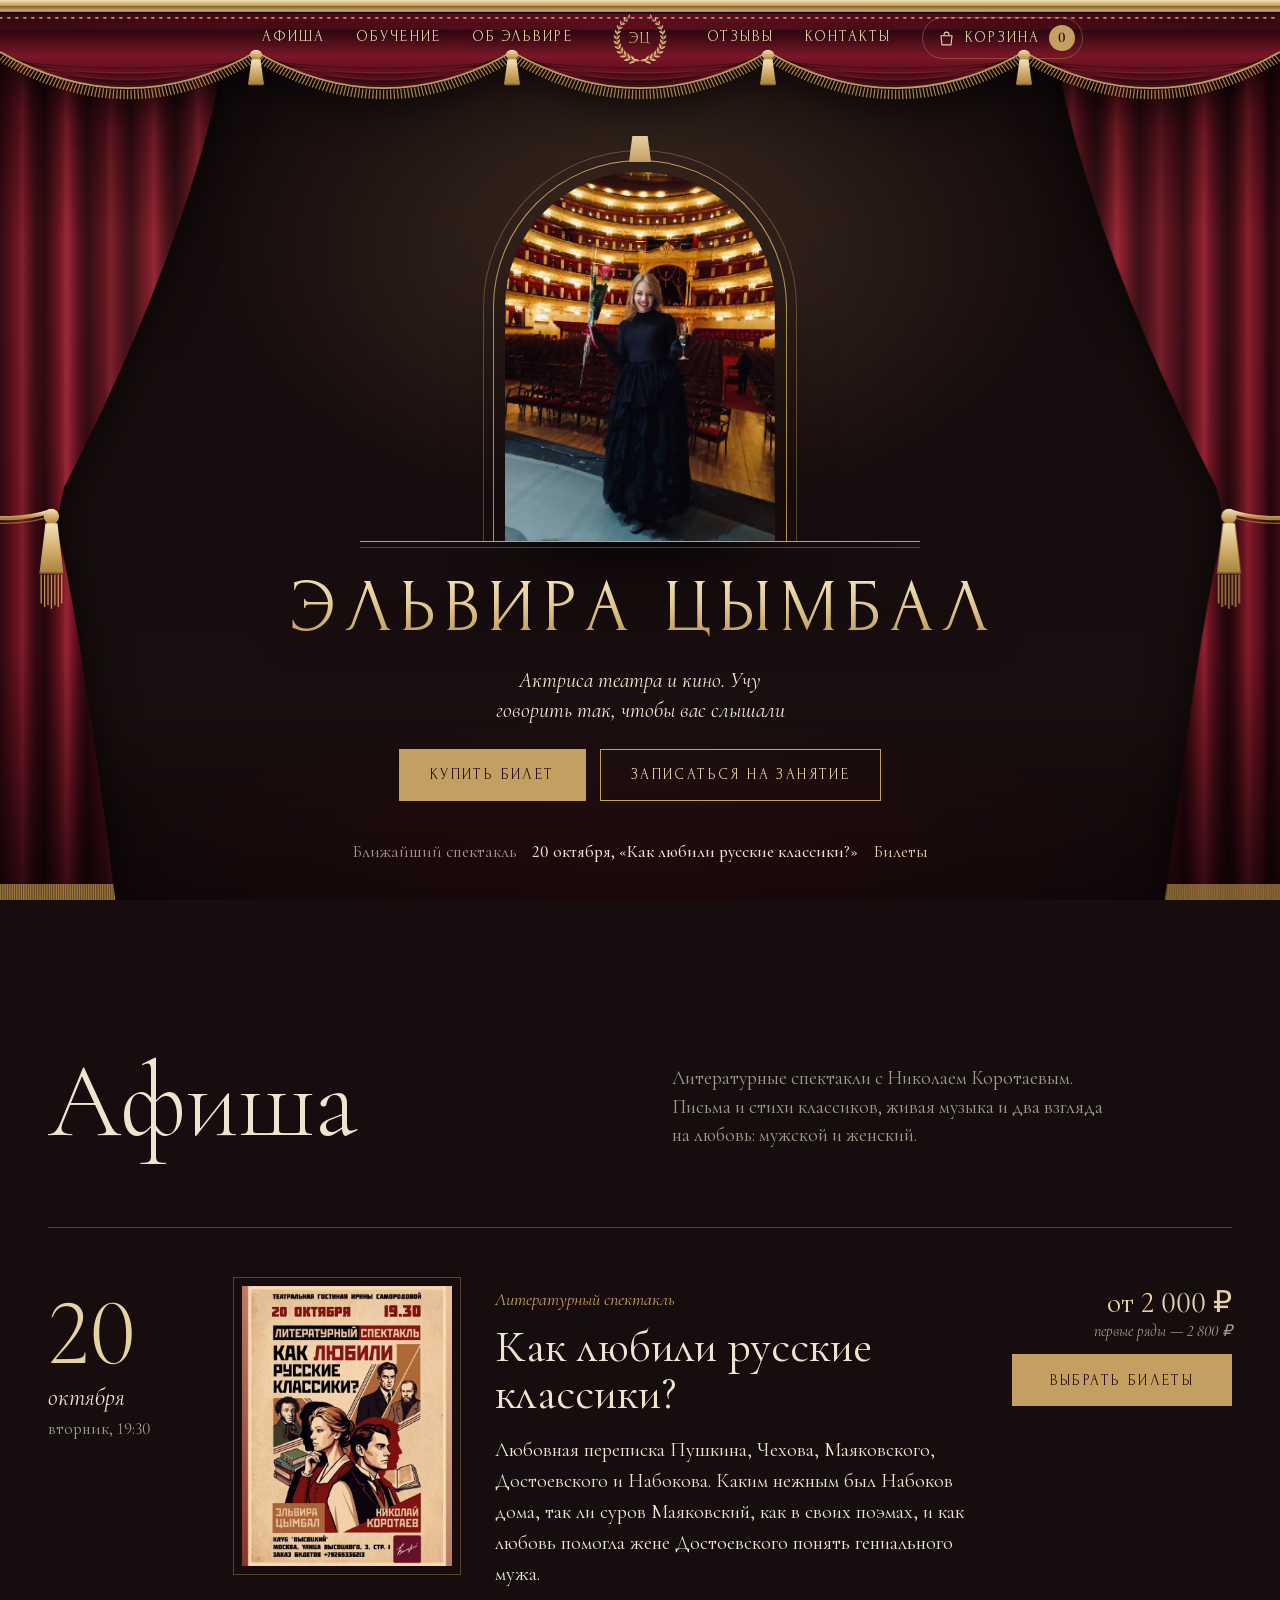
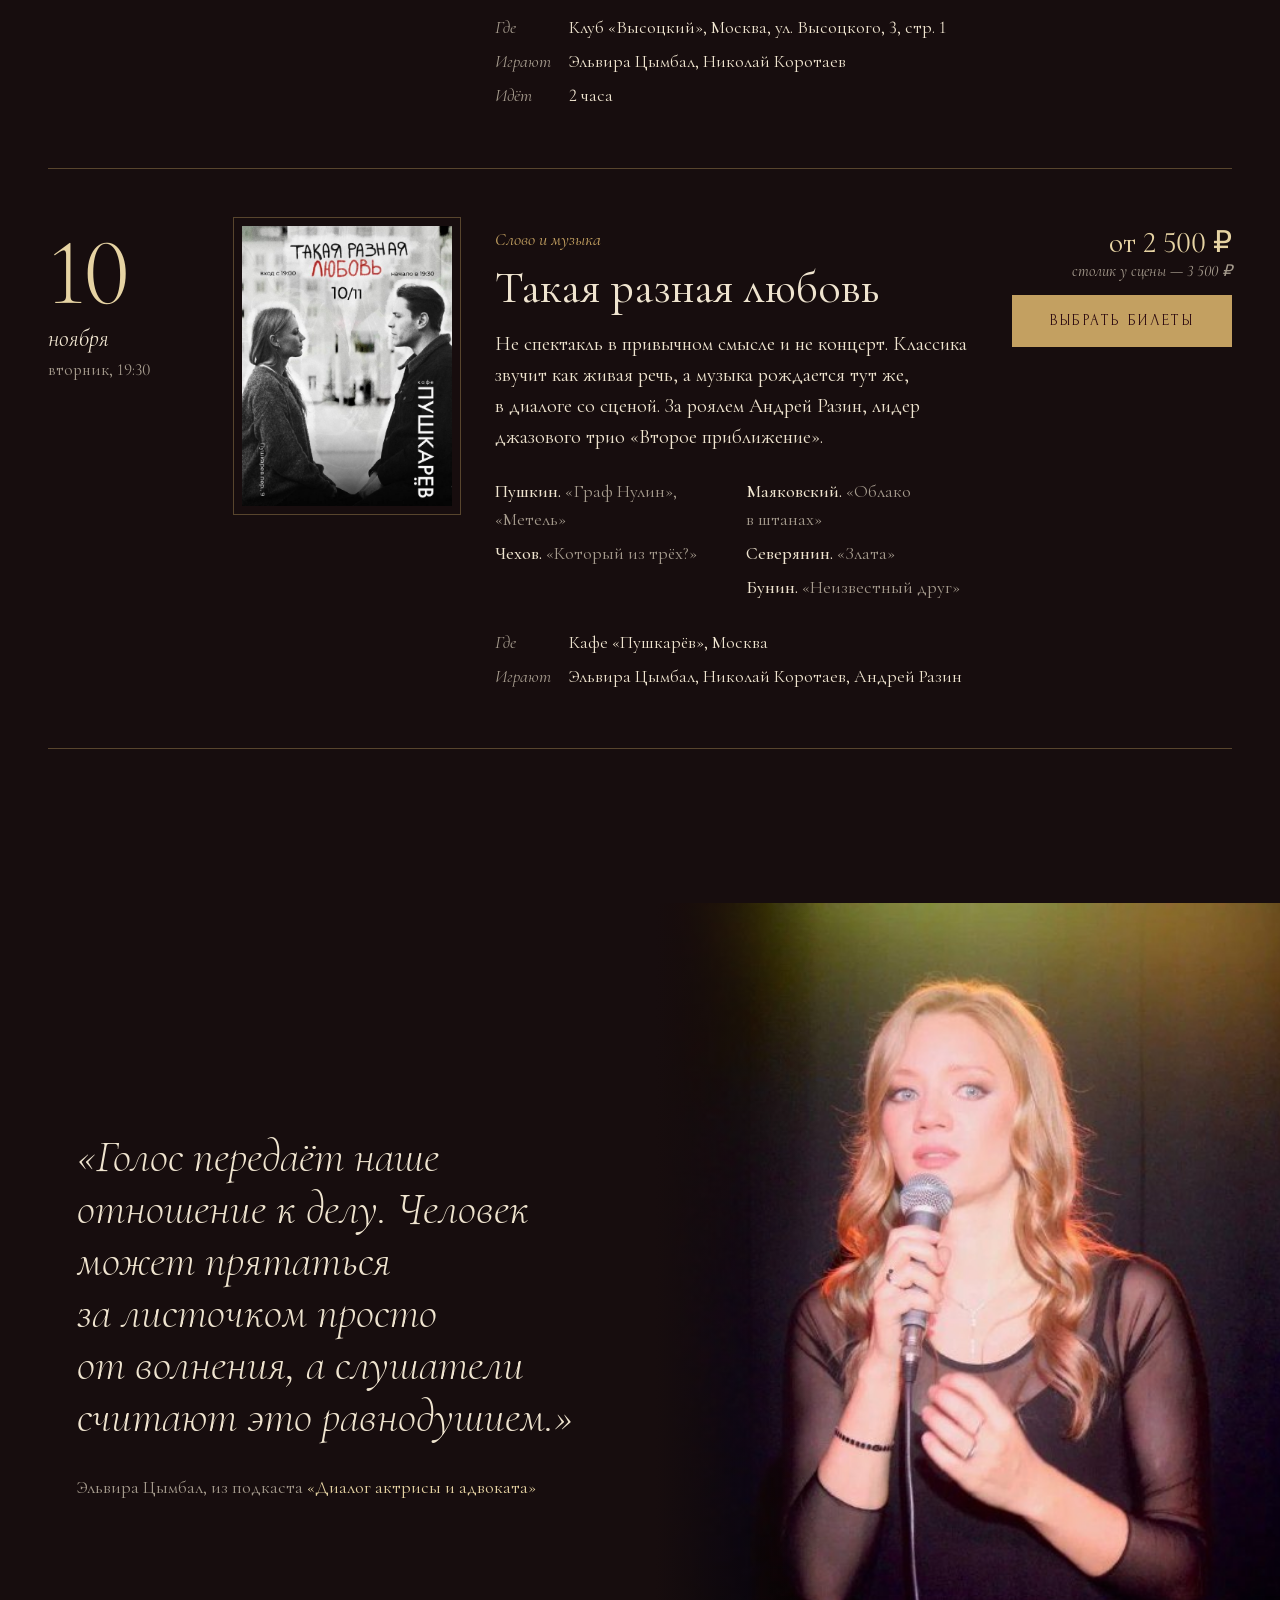
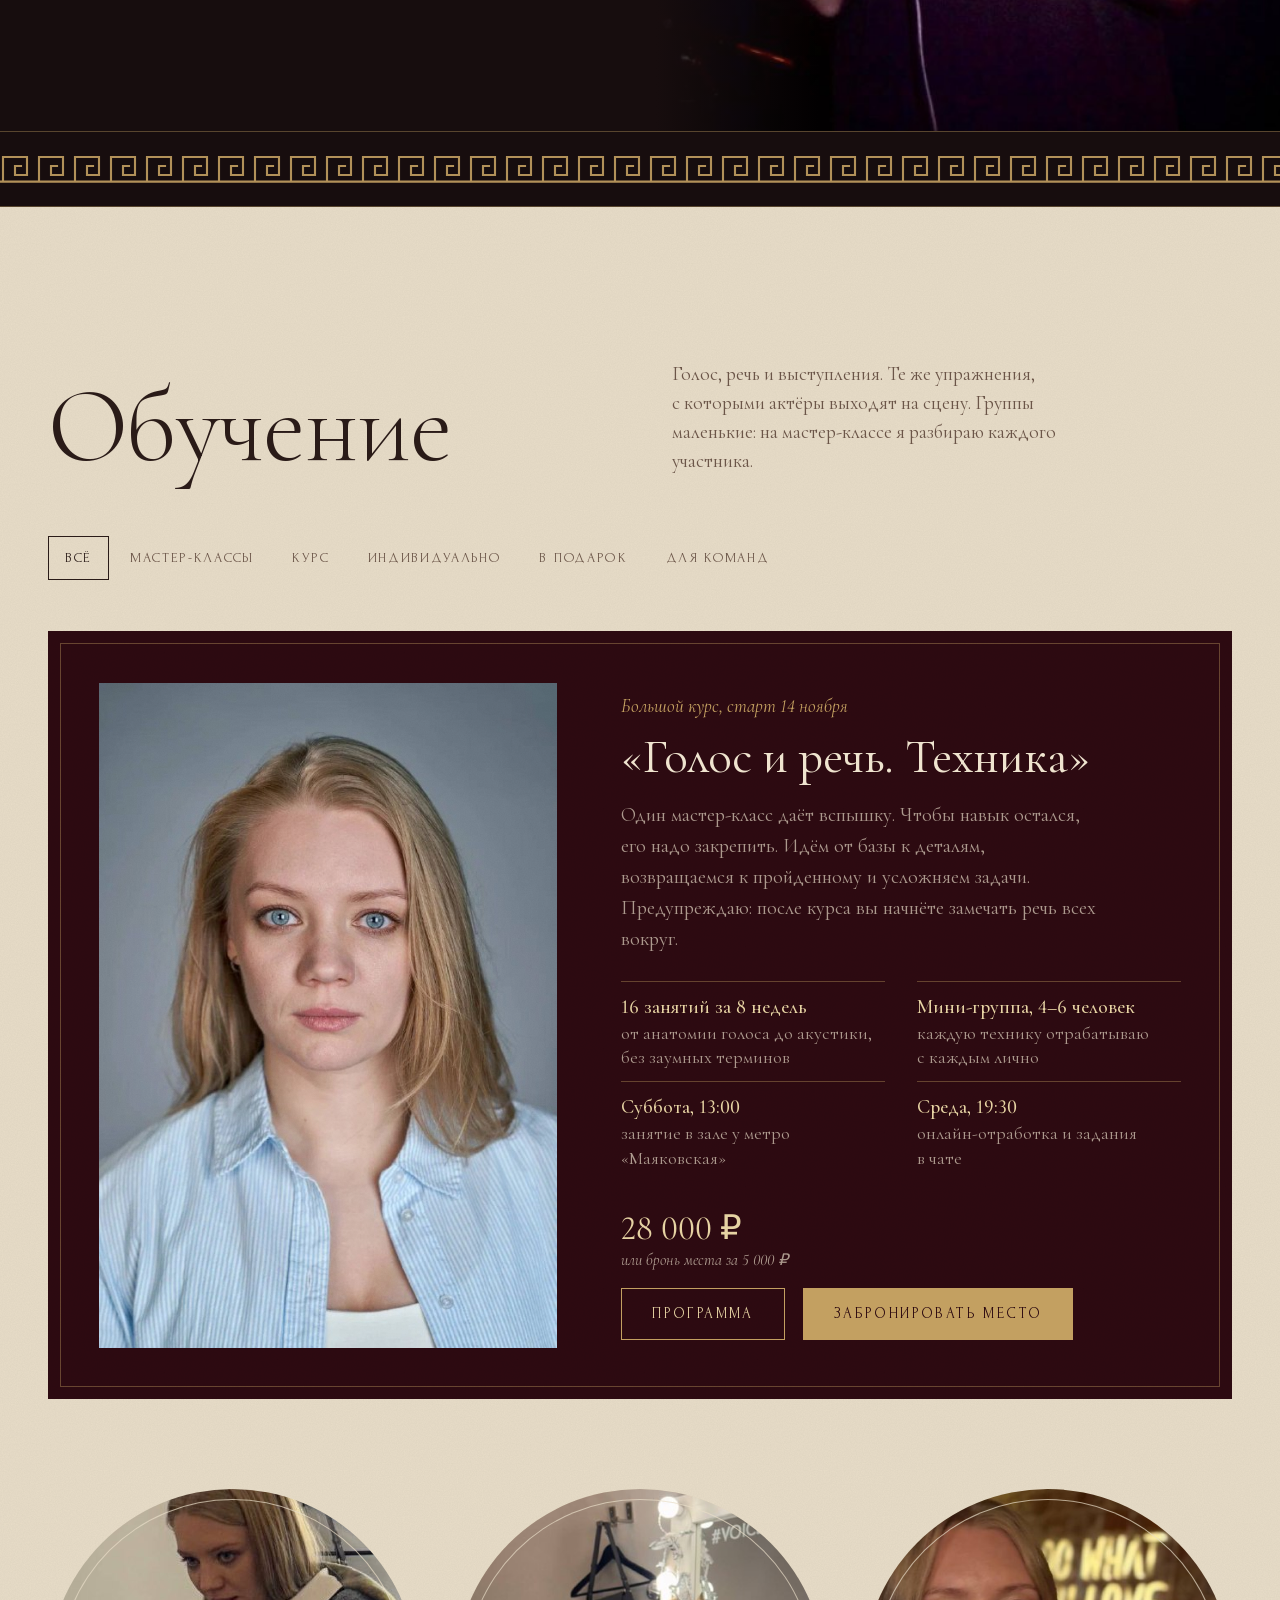
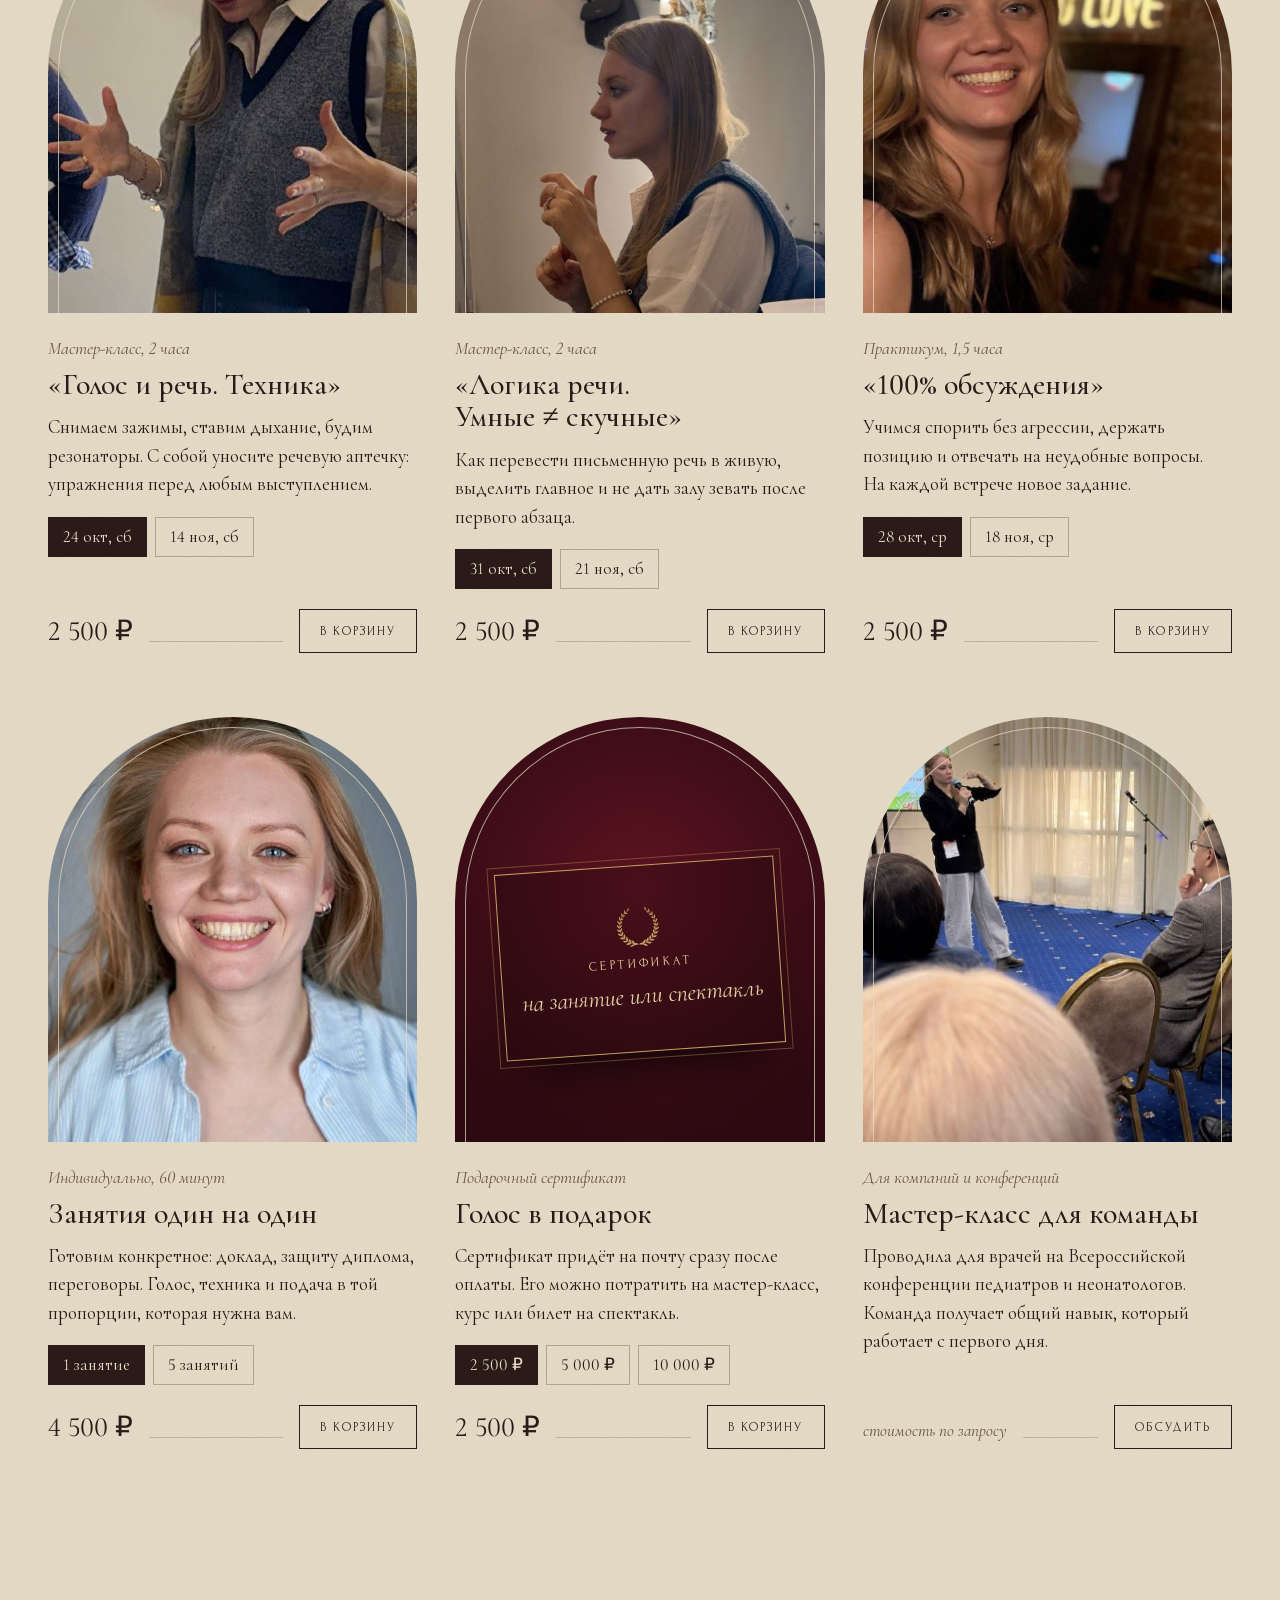
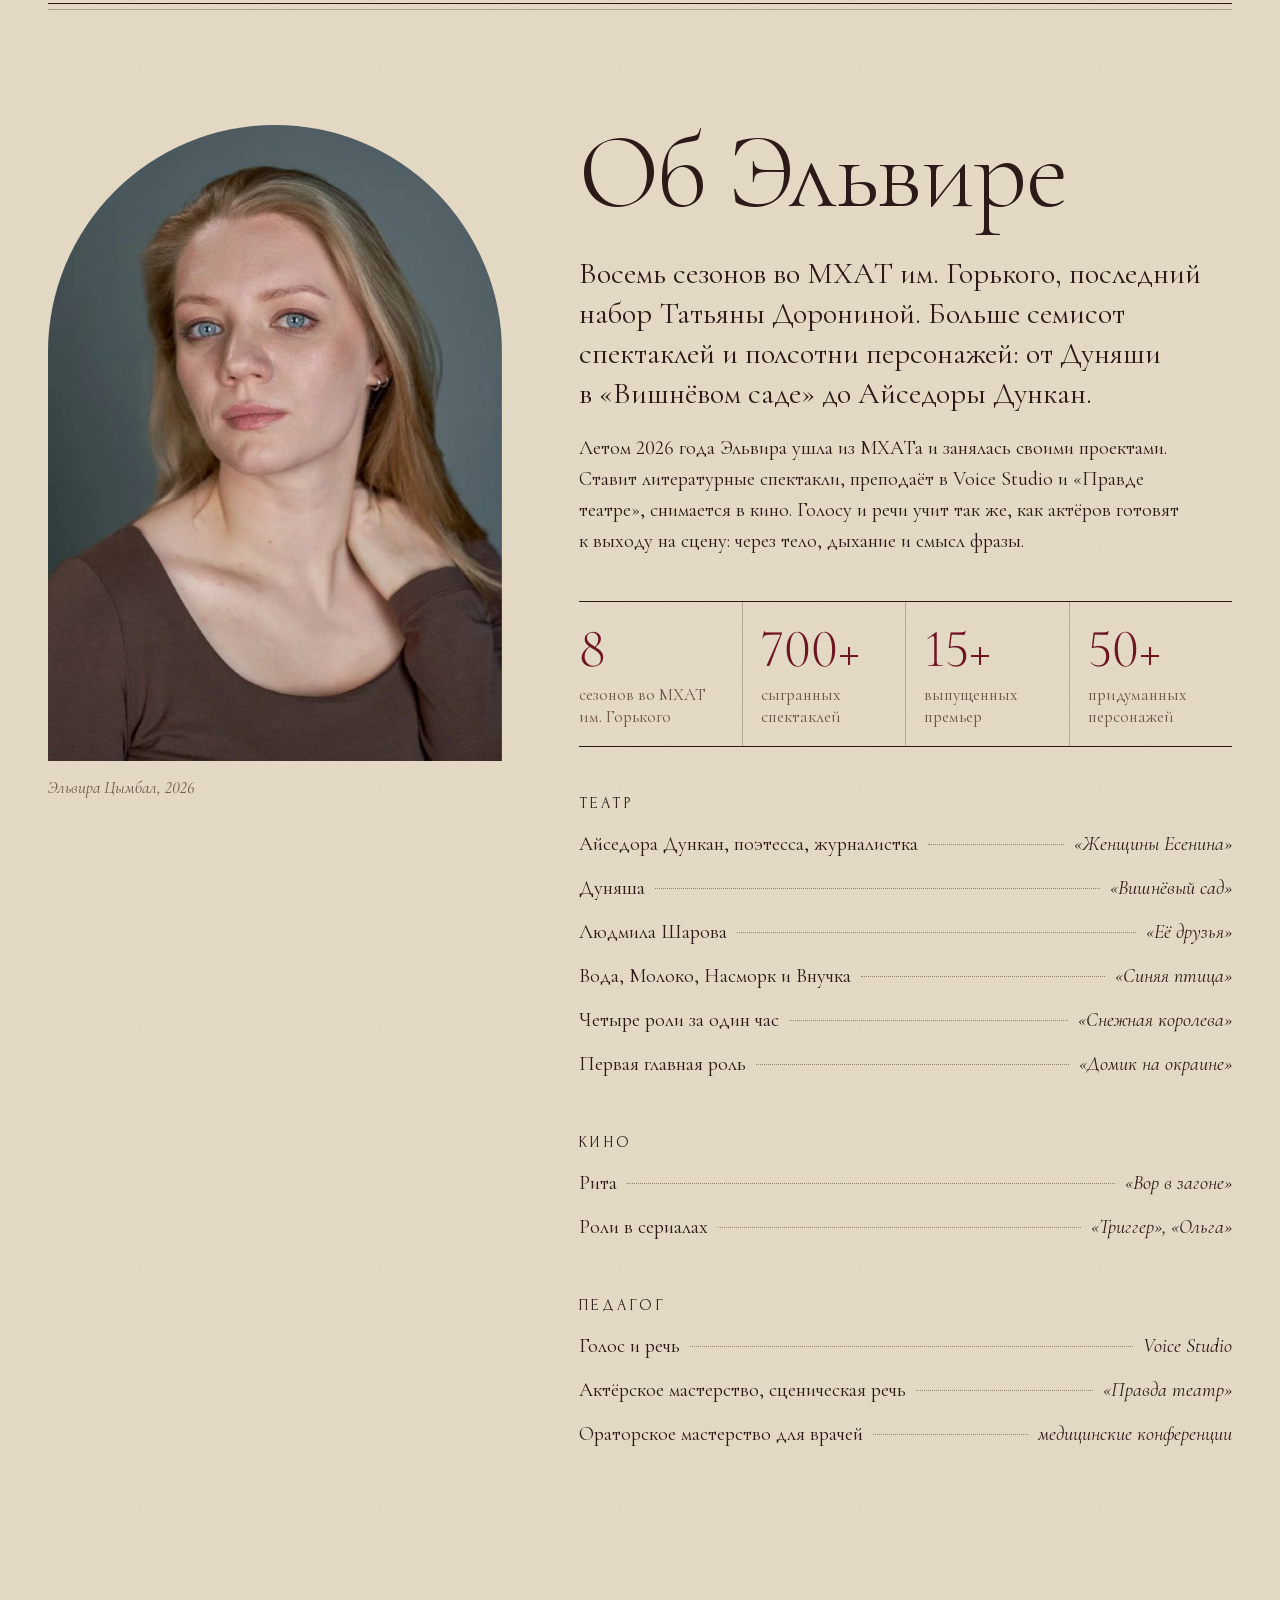
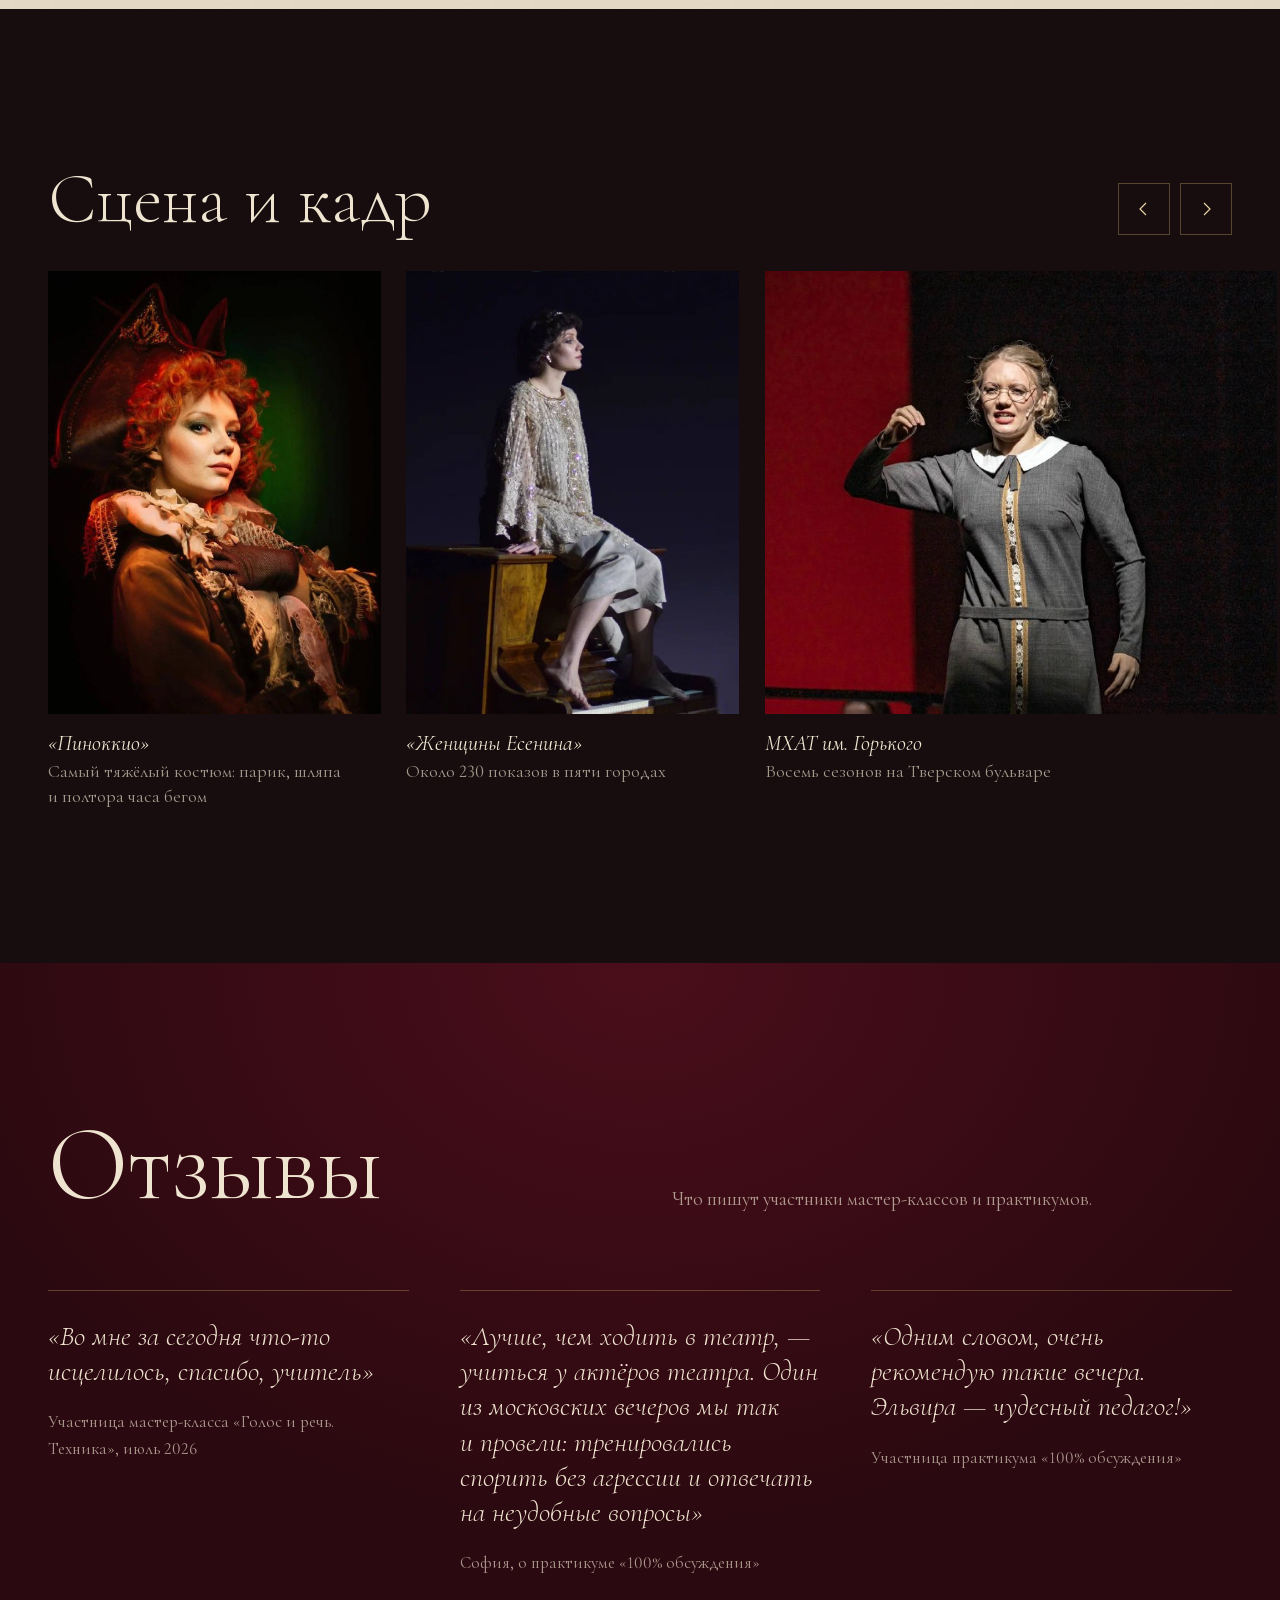
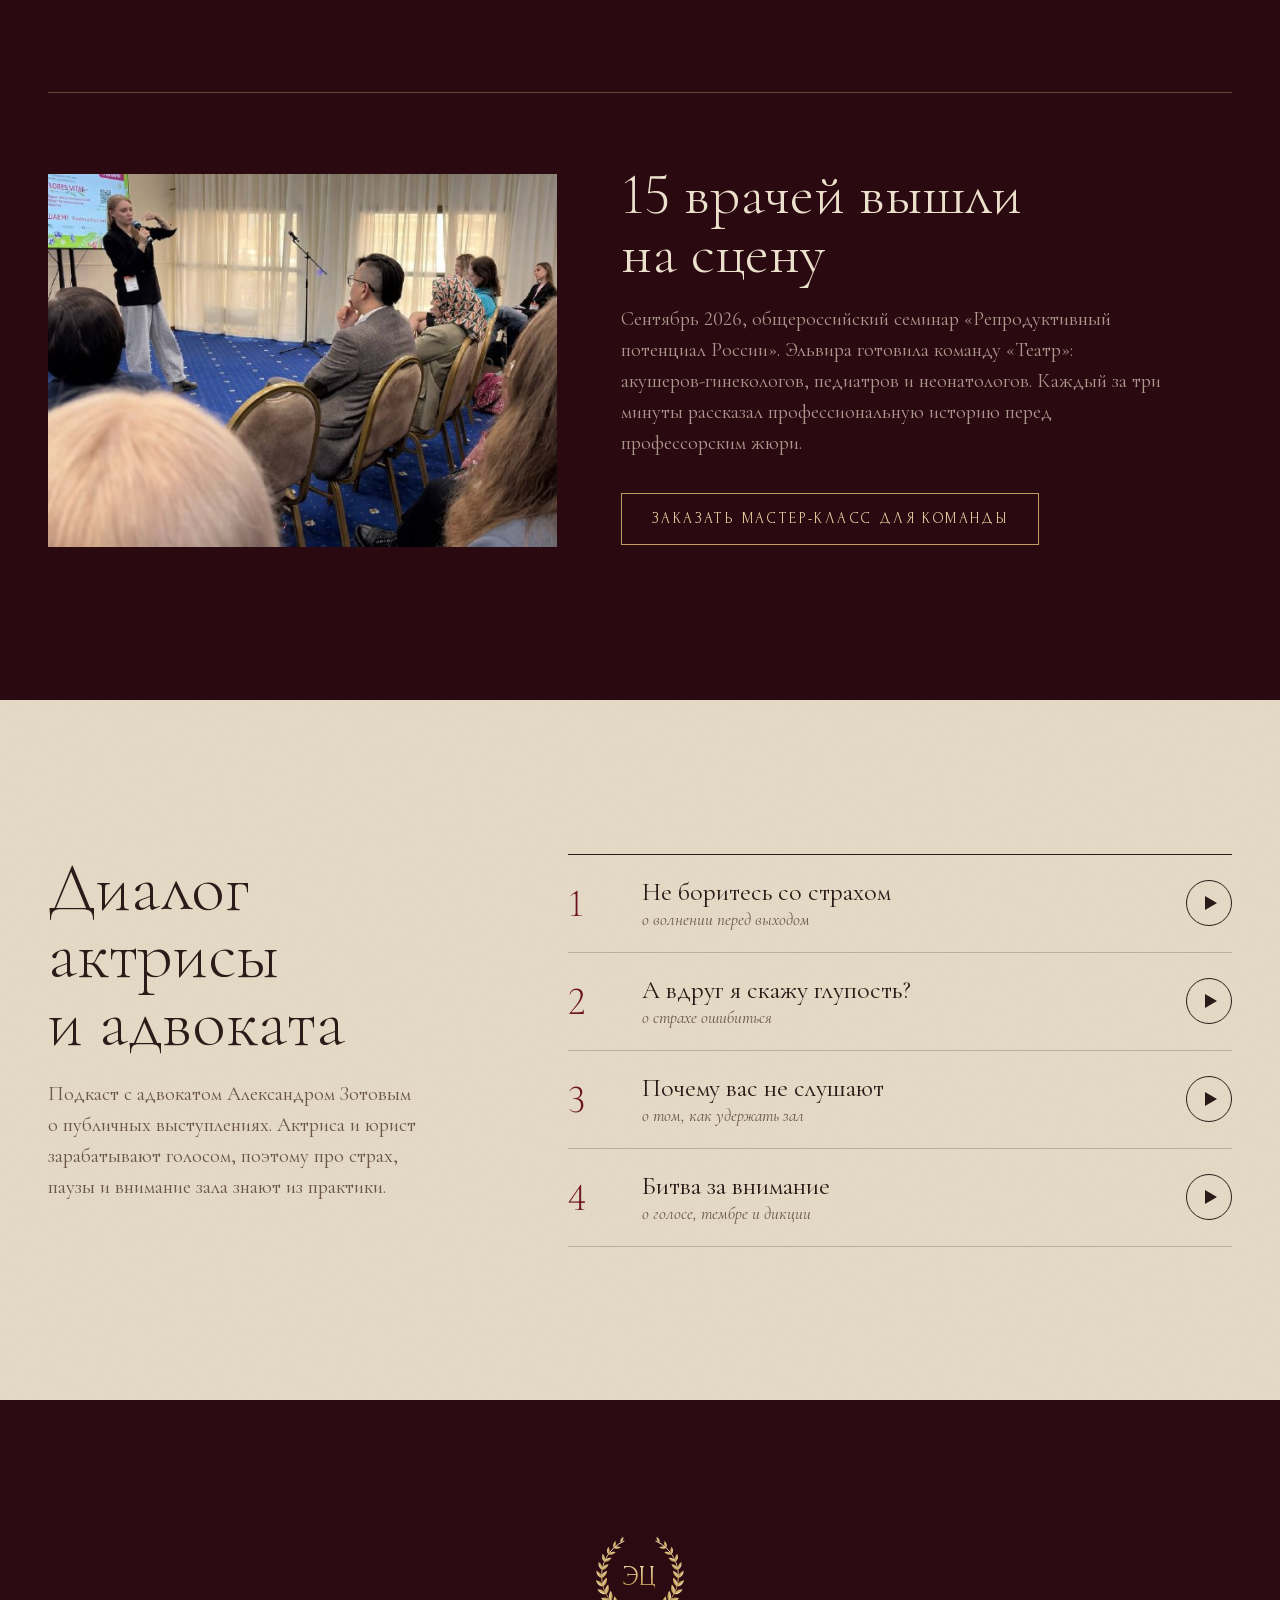
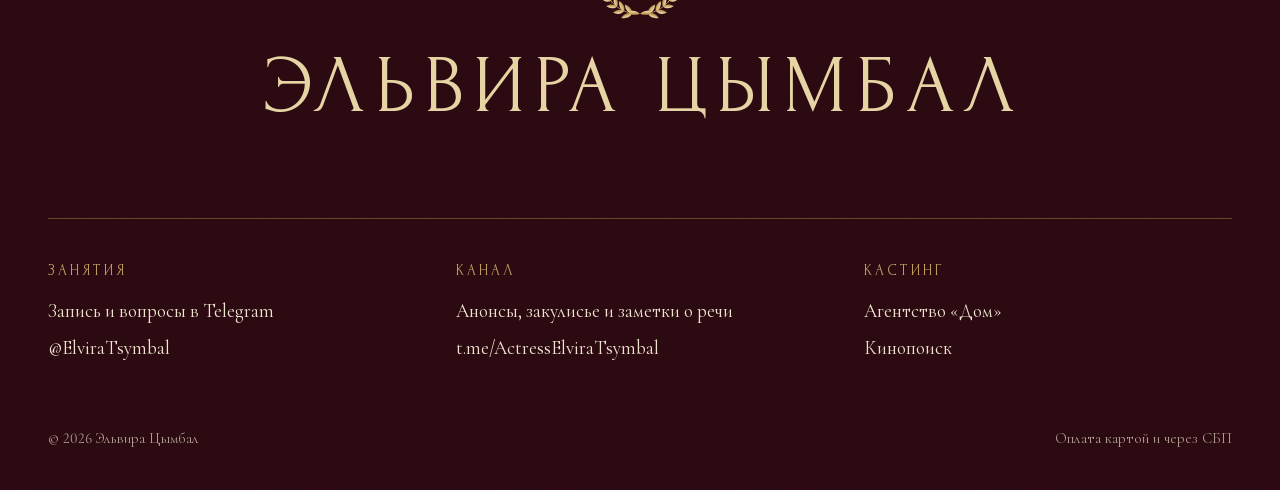
<file: index.html>
<!doctype html>
<html lang="ru">
<head>
<meta charset="utf-8">
<meta name="viewport" content="width=device-width, initial-scale=1, viewport-fit=cover">
<title>Эльвира Цымбал — актриса и педагог</title>
<meta name="robots" content="noindex, nofollow">
<meta name="description" content="Эльвира Цымбал — актриса театра и кино, педагог по голосу и речи. Афиша литературных спектаклей, мастер-классы, курс и индивидуальные занятия.">
<meta name="theme-color" content="#170d0e">
<link rel="icon" href="data:image/svg+xml,%3Csvg xmlns='http://www.w3.org/2000/svg' viewBox='0 0 64 64'%3E%3Crect width='64' height='64' rx='14' fill='%232b0910'/%3E%3Ctext x='32' y='42' font-family='Georgia' font-size='26' fill='%23e6d3a3' text-anchor='middle'%3E%D0%AD%D0%A6%3C/text%3E%3C/svg%3E">
<link rel="stylesheet" href="assets/fonts/fonts.css">
<link rel="preload" as="image" href="assets/img/hero-bolshoi.jpg">
<script>document.documentElement.classList.add('js');if('scrollRestoration' in history)history.scrollRestoration='manual';
/* страховка: если скрипты не загрузились за 5 секунд, занавес открывается сам */</script>

<style>
/* ============ ТОКЕНЫ ============ */
:root{
  --ink:#170d0e;          /* темнота сцены */
  --velvet:#6e1423;       /* бархат */
  --velvet-deep:#2b0910;
  --gold:#c3a061;         /* золото */
  --gold-pale:#e6d3a3;
  --gold-dim:rgba(195,160,97,.38);
  --paper:#e8ddc8;        /* бумага программки */
  --paper-2:#ddd0b6;
  --paper-ink:#2a1b18;
  --paper-mute:#6b5548;
  --on-dark:#efe4cf;
  --on-dark-mute:rgba(239,228,207,.66);

  --f-display:"Forum", "Cormorant Garamond", Georgia, serif;
  --f-text:"Cormorant Garamond", Georgia, "Times New Roman", serif;

  --ease-out:cubic-bezier(.22,1,.36,1);

  --wrap:1240px;
  --gutter:clamp(16px, 4vw, 48px);
  --head-h:76px;

  --noise:url("data:image/svg+xml,%3Csvg xmlns='http://www.w3.org/2000/svg' width='240' height='240'%3E%3Cfilter id='n'%3E%3CfeTurbulence type='fractalNoise' baseFrequency='.85' numOctaves='3' stitchTiles='stitch'/%3E%3CfeColorMatrix values='0 0 0 0 .5 0 0 0 0 .5 0 0 0 0 .5 0 0 0 .9 0'/%3E%3C/filter%3E%3Crect width='100%25' height='100%25' filter='url(%23n)'/%3E%3C/svg%3E");
  --meander:url("data:image/svg+xml,%3Csvg xmlns='http://www.w3.org/2000/svg' width='36' height='30' viewBox='0 0 12 10'%3E%3Cpath d='M0 9.2H12M1 9.2V1H9V7H5V4H7' fill='none' stroke='%23c3a061' stroke-width='.7' stroke-linecap='square'/%3E%3C/svg%3E");
}

/* ============ БАЗА ============ */
*,*::before,*::after{box-sizing:border-box}
html{-webkit-text-size-adjust:100%;text-size-adjust:100%}
body{
  margin:0;background:var(--ink);color:var(--on-dark);
  font-family:var(--f-text);font-size:20px;line-height:1.55;font-weight:400;
  font-variant-numeric:lining-nums;
  -webkit-font-smoothing:antialiased;-moz-osx-font-smoothing:grayscale;
  overflow-x:hidden;
}
img{display:block;max-width:100%;height:auto}
a{color:inherit;text-decoration:none}
button{font:inherit;color:inherit;background:none;border:0;padding:0;cursor:pointer}
input,textarea{font:inherit;color:inherit}
:focus-visible{outline:1.5px solid var(--gold);outline-offset:4px}
::selection{background:var(--velvet);color:var(--gold-pale)}
.wrap{width:min(var(--wrap), 100% - 2*var(--gutter));margin-inline:auto}
.skip{position:fixed;left:16px;top:-60px;z-index:200;background:var(--gold);color:var(--ink);padding:10px 16px;font-family:var(--f-display)}
.skip:focus{top:16px}

/* Кнопки — капители, как надпись на фронтоне */
.btn{
  --b:var(--gold);
  position:relative;display:inline-flex;align-items:center;justify-content:center;gap:12px;
  min-height:52px;padding:0 30px;
  font-family:var(--f-display);font-size:15px;letter-spacing:.16em;text-transform:uppercase;
  border:1px solid var(--b);color:var(--gold-pale);
  transition:background-color .35s var(--ease-out), color .35s var(--ease-out), border-color .35s var(--ease-out), transform .16s var(--ease-out);
  white-space:nowrap;
}
.btn:active{transform:scale(.98)}
.btn--gold{background:var(--gold);color:var(--velvet-deep)}
.btn--line:hover{background:rgba(195,160,97,.12)}
.btn--ink{--b:var(--paper-ink);color:var(--paper-ink)}
.btn--velvet{--b:var(--velvet);background:var(--velvet);color:var(--gold-pale)}
@media (hover:hover){
  .btn--gold:hover{background:var(--gold-pale);border-color:var(--gold-pale)}
  .btn--ink:hover{background:var(--paper-ink);color:var(--paper)}
  .btn--velvet:hover{background:#821a2b;border-color:#821a2b}
}
.btn--sm{min-height:44px;padding:0 20px;font-size:13px}
@media (max-width:520px){ .btn{white-space:normal;text-align:center;line-height:1.35;padding-block:10px} }

.link-u{background:linear-gradient(currentColor,currentColor) 0 100%/0 1px no-repeat;transition:background-size .5s var(--ease-out);padding-bottom:2px}
.link-u:hover{background-size:100% 1px}

/* ============ ШАПКА ============ */
.masthead{
  position:fixed;inset:0 0 auto 0;z-index:60;height:var(--head-h);
  display:grid;grid-template-columns:1fr auto 1fr;align-items:center;gap:clamp(20px,3vw,48px);
  padding-inline:var(--gutter);
  opacity:0;transform:translateY(-8px);pointer-events:none;
  transition:background-color .5s var(--ease-out), box-shadow .5s var(--ease-out), opacity .7s var(--ease-out), transform .7s var(--ease-out);
}
.masthead.is-ready{opacity:1;transform:none;pointer-events:auto}
.masthead.is-solid{background:rgba(23,13,14,.92);backdrop-filter:blur(10px);-webkit-backdrop-filter:blur(10px);box-shadow:0 1px 0 var(--gold-dim)}
.masthead__nav{display:flex;align-items:center;gap:clamp(18px,2.4vw,40px);font-family:var(--f-display);font-size:15px;letter-spacing:.14em;text-transform:uppercase;color:var(--gold-pale)}
.masthead__nav--l{justify-self:end}
.masthead__nav--r{justify-self:start}
.masthead__nav a, .masthead__nav button{text-shadow:0 1px 10px rgba(0,0,0,.7)}
.monogram{display:grid;place-items:center;width:58px;height:58px;color:var(--gold)}
.monogram svg{width:100%;height:100%;overflow:visible}
.cart-btn{display:inline-flex;align-items:center;gap:10px;min-height:44px;text-transform:uppercase;letter-spacing:.14em}
.cart-btn__count{
  display:inline-grid;place-items:center;min-width:24px;height:24px;padding:0 6px;border-radius:12px;
  background:var(--gold);color:var(--velvet-deep);font-family:var(--f-text);font-weight:600;font-size:15px;letter-spacing:0;text-shadow:none;
}
.cart-btn__count.bump{animation:bump .45s var(--ease-out)}
@keyframes bump{40%{transform:scale(1.25)}}
.burger{display:none}

@media (max-width: 980px){
  .masthead{grid-template-columns:auto 1fr auto}
  .masthead__nav--l{display:none}
  .masthead__nav--r .nav-item, .cart-btn__label{display:none}
  .masthead__nav--r{justify-self:end;grid-column:3;gap:6px}
  .monogram{grid-column:1;width:48px;height:48px}
  .burger{display:inline-grid;place-items:center;width:44px;height:44px}
  .burger span{display:block;width:24px;height:1px;background:var(--gold-pale);box-shadow:0 -7px 0 var(--gold-pale), 0 7px 0 var(--gold-pale)}
}

/* мобильное меню */
.mnav{
  position:fixed;inset:0;z-index:70;background:var(--velvet-deep);
  display:flex;flex-direction:column;justify-content:center;padding:var(--gutter);
  opacity:0;visibility:hidden;transition:opacity .4s var(--ease-out), visibility 0s .4s;
}
.mnav::before{content:"";position:absolute;inset:0;background:var(--noise);opacity:.08;mix-blend-mode:overlay;pointer-events:none}
.mnav.is-open{opacity:1;visibility:visible;transition:opacity .4s var(--ease-out)}
.mnav a{position:relative;font-size:clamp(36px,9vw,56px);font-weight:300;line-height:1.25;color:var(--gold-pale);display:block}
.mnav__close{position:absolute;top:16px;right:16px;width:48px;height:48px;font-size:34px;color:var(--gold-pale);line-height:1}
.mnav__foot{position:relative;margin-top:40px;font-size:18px;color:var(--on-dark-mute)}
.mnav__foot a{display:inline;font-size:inherit}

/* ============ СЦЕНА (первый экран) ============ */
.stage{
  --valance-h:clamp(86px, 14vh, 150px);
  position:relative;min-height:max(100svh, 680px);overflow:hidden;isolation:isolate;
  background:
    radial-gradient(48% 44% at 50% 26%, rgba(214,160,104,.20), transparent 70%),
    radial-gradient(70% 34% at 50% 104%, rgba(110,20,35,.42), transparent 72%),
    linear-gradient(180deg, #120a0b 0%, var(--ink) 40%, #1b0f10 100%);
}
.stage__beam{
  position:absolute;left:50%;top:-10%;width:min(1100px,120vw);height:120%;transform:translateX(-50%);
  background:conic-gradient(from 180deg at 50% 0%, transparent 0deg 160deg, rgba(240,205,150,.10) 172deg, rgba(240,205,150,.16) 180deg, rgba(240,205,150,.10) 188deg, transparent 200deg 360deg);
  filter:blur(18px);pointer-events:none;z-index:0;
}
.stage__floor{position:absolute;inset:auto 0 0 0;height:22%;background:linear-gradient(180deg,transparent, rgba(0,0,0,.55));z-index:0}
.stage__inner{
  position:relative;z-index:2;min-height:inherit;
  display:flex;flex-direction:column;align-items:center;justify-content:flex-end;text-align:center;
  padding:calc(var(--valance-h) + 44px) var(--gutter) clamp(84px, 11vh, 120px);
}

/* ниша-арка с портретом */
.niche{position:relative;margin:0;height:clamp(240px, 41svh, 480px);aspect-ratio:3/4.1}
.niche__img{position:absolute;inset:0;border-radius:999px 999px 0 0;overflow:hidden;background:#2a1a17;box-shadow:0 40px 80px -30px rgba(0,0,0,.9)}
.niche__img img{width:100%;height:100%;object-fit:cover;object-position:50% 22%}
.niche::before,.niche::after{content:"";position:absolute;border-radius:999px 999px 0 0;border:1px solid var(--gold);border-bottom:0;pointer-events:none}
.niche::before{inset:-12px -12px 0 -12px}
.niche::after{inset:-22px -22px 0 -22px;border-color:var(--gold-dim)}
.niche__key{
  position:absolute;left:50%;top:-36px;width:22px;height:26px;transform:translateX(-50%);z-index:1;
  background:linear-gradient(180deg,var(--gold-pale),var(--gold));clip-path:polygon(15% 0,85% 0,100% 100%,0 100%);
}

/* постамент с надписью */
.plinth{position:relative;width:min(100%, 1000px);padding-top:26px}
.plinth::before{content:"";position:absolute;left:50%;top:0;transform:translateX(-50%);width:min(560px, 86%);height:7px;border-top:1px solid var(--gold);border-bottom:1px solid var(--gold-dim)}
.plinth__name{
  margin:0;font-family:var(--f-display);font-weight:400;text-transform:uppercase;
  font-size:clamp(32px, 5.8vw, 96px);line-height:1;letter-spacing:.11em;margin-right:-.11em;
  color:var(--gold-pale);
  filter:drop-shadow(0 2px 18px rgba(0,0,0,.55));
}
.plinth__name .w{display:inline-block;white-space:nowrap}
.plinth__name .mask{display:inline-block;overflow:hidden;vertical-align:top;padding:.04em 0 .08em}
.plinth__name .ch{
  display:inline-block;
  background:linear-gradient(180deg,#f5e9c9 0%, #e2c88e 48%, #b48d4a 100%);
  -webkit-background-clip:text;background-clip:text;-webkit-text-fill-color:transparent;color:transparent;
}
.plinth__sub{margin:16px auto 0;max-width:52ch;text-wrap:balance;font-style:italic;font-size:clamp(19px,1.7vw,24px);line-height:1.35;color:var(--on-dark)}
.stage__cta{display:flex;flex-wrap:wrap;justify-content:center;gap:14px;margin-top:24px}
.stage__next{
  position:absolute;z-index:3;left:50%;bottom:clamp(22px,3.6vh,40px);transform:translateX(-50%);margin:0;
  width:min(760px, calc(100% - 2*var(--gutter)));
  display:flex;justify-content:center;align-items:baseline;gap:4px 16px;flex-wrap:wrap;
  font-size:17px;color:var(--on-dark-mute);text-align:center;
}
.stage__next b{font-weight:500;color:var(--on-dark)}
.stage__next a{color:var(--gold-pale)}
.stage__dim{position:absolute;inset:0;background:#070304;z-index:4;pointer-events:none}
@media (max-width:700px){ .stage__inner{padding-bottom:132px} .stage__next{font-size:16px;gap:2px 12px} .stage__cta .btn{min-width:260px} }

/* ============ ЗАНАВЕС ============ */
.curtain{position:absolute;inset:0;z-index:5;pointer-events:none}
.drape{position:absolute;top:0;bottom:0;width:53%;filter:drop-shadow(0 0 22px rgba(0,0,0,.75))}
.drape--l{left:0}
.drape--r{right:0}
.drape__clip{position:absolute;inset:0;overflow:hidden}
.drape__fabric{
  position:absolute;inset:0;transform-origin:0 50%;will-change:transform;
  background:
    linear-gradient(180deg, rgba(0,0,0,.62) 0%, rgba(0,0,0,0) 26%, rgba(0,0,0,0) 72%, rgba(0,0,0,.66) 100%),
    radial-gradient(90% 55% at 50% 32%, rgba(255,140,120,.10), transparent 70%),
    repeating-linear-gradient(90deg, rgba(0,0,0,0) 0, rgba(0,0,0,.32) 4.7vw, rgba(0,0,0,0) 9.4vw),
    repeating-linear-gradient(90deg, #2c0710 0, #4b0c18 1.1vw, #761424 2.3vw, #962333 3.05vw, #7a1626 3.7vw, #4a0b17 4.8vw, #2c0710 5.9vw);
}
.drape--r .drape__fabric{transform-origin:100% 50%;background-position:0 0,0 0,2.1vw 0,1.3vw 0}
.drape__fabric::after{content:"";position:absolute;inset:0;background:var(--noise);opacity:.22;mix-blend-mode:overlay}
.drape__hem{position:absolute;left:0;right:0;bottom:0;height:16px;background:repeating-linear-gradient(90deg,#b9934f 0 2px,#7d5c2c 2px 4px);opacity:.75}
.tieback{--tw:clamp(56px,8vw,120px);position:absolute;top:57%;width:var(--tw);height:calc(var(--tw) * 1.3333);margin-top:calc(var(--tw) * -.3333);opacity:0;overflow:visible}
.drape--r .tieback{transform:scaleX(-1)}

.valance{position:absolute;inset:0 0 auto 0;height:var(--valance-h);z-index:6;filter:drop-shadow(0 14px 18px rgba(0,0,0,.6))}
.valance svg{width:100%;height:100%;display:block}
.curtain__shade{position:absolute;inset:0;z-index:7;background:radial-gradient(42% 52% at 50% 50%, rgba(7,3,4,0) 0%, rgba(7,3,4,.5) 70%, rgba(7,3,4,.82) 100%)}
.curtain__black{position:absolute;inset:0;z-index:9;background:#070304;animation:houselights 1.2s .15s ease-in-out forwards}
@keyframes houselights{to{opacity:0;visibility:hidden}}

.intro-mark{
  position:absolute;left:50%;top:52%;z-index:8;transform:translate(-50%,-50%);
  width:clamp(170px,18vw,250px);text-align:center;opacity:0;
}
.intro-mark svg{width:100%;height:auto;overflow:visible;filter:drop-shadow(0 4px 24px rgba(0,0,0,.6))}
.intro-mark p{margin:14px 0 0;font-family:var(--f-display);font-size:14px;letter-spacing:.32em;text-transform:uppercase;color:var(--gold-pale);white-space:nowrap}
.intro-skip{
  position:absolute;right:var(--gutter);bottom:20px;z-index:10;font-family:var(--f-display);font-size:13px;letter-spacing:.2em;text-transform:uppercase;color:var(--gold-pale);opacity:.75;
  padding:12px 4px;
}

/* ============ СЕКЦИИ ============ */
.sec{position:relative;padding-block:clamp(88px, 12vw, 160px)}
.sec--paper{background:var(--paper);color:var(--paper-ink)}
.sec--paper::before{content:"";position:absolute;inset:0;background:var(--noise);opacity:.16;mix-blend-mode:multiply;pointer-events:none}
.sec--velvet{background:radial-gradient(80% 60% at 50% 0%, #4a0e1a, var(--velvet-deep) 70%)}
.sec > .wrap{position:relative}

.sec-head{display:grid;grid-template-columns:minmax(0,1fr) minmax(0,1fr);gap:24px 64px;align-items:end;margin-bottom:clamp(48px,6vw,80px)}
.h-big{margin:0;font-family:var(--f-text);font-weight:300;font-size:clamp(54px, 8.2vw, 128px);line-height:.92;letter-spacing:-.01em}
.sec-head p{margin:0;max-width:44ch;font-size:clamp(19px,1.5vw,22px);line-height:1.5}
.sec--dark .sec-head p, .sec--velvet .sec-head p{color:var(--on-dark-mute)}
.sec--paper .sec-head p{color:var(--paper-mute)}
@media (max-width:760px){ .sec-head{grid-template-columns:1fr} }

.rule2{height:7px;border-top:1px solid var(--paper-ink);border-bottom:1px solid rgba(42,27,24,.3)}
.meander-band{background:var(--ink);padding-block:22px;border-top:1px solid var(--gold-dim);border-bottom:1px solid var(--gold-dim)}
.meander{height:30px;background:var(--meander) repeat-x 0 50%/auto 30px;opacity:.9}

/* ============ АФИША ============ */
.bills{border-top:1px solid var(--gold-dim)}
.bill{
  display:grid;grid-template-columns:150px 210px minmax(0,1fr) 220px;gap:clamp(24px,3.4vw,52px);
  padding-block:clamp(36px,4.5vw,60px);border-bottom:1px solid var(--gold-dim);align-items:start;
}
.bill__date{line-height:1}
.bill__date .d{display:block;font-size:clamp(76px,7.4vw,112px);font-weight:300;color:var(--gold-pale);letter-spacing:-.02em}
.bill__date .m{display:block;margin-top:6px;font-size:24px;font-style:italic}
.bill__date .w{display:block;margin-top:10px;font-size:17px;color:var(--on-dark-mute)}
.bill__poster{position:relative;aspect-ratio:3/4;overflow:hidden;outline:1px solid var(--gold-dim);outline-offset:8px}
.bill__poster img{width:100%;height:100%;object-fit:cover;transition:transform 1.2s var(--ease-out)}
.bill:hover .bill__poster img{transform:scale(1.035)}
.bill__kind{margin:0 0 10px;font-size:18px;font-style:italic;color:var(--gold)}
.bill__title{margin:0;font-weight:400;font-size:clamp(36px,3.6vw,54px);line-height:1.02}
.bill__text{margin:18px 0 0;max-width:52ch}
.bill__meta{display:grid;grid-template-columns:auto 1fr;gap:6px 18px;margin:24px 0 0;font-size:18px}
.bill__meta dt{color:var(--on-dark-mute);font-style:italic}
.bill__meta dd{margin:0}
.bill__prog{margin:22px 0 0;padding:0;list-style:none;columns:2;column-gap:28px;font-size:18px;color:var(--on-dark-mute)}
.bill__prog li{break-inside:avoid;padding:3px 0}
.bill__prog b{font-weight:500;color:var(--on-dark)}
.bill__buy{display:flex;flex-direction:column;align-items:stretch;gap:14px;text-align:right}
.bill__price{margin:0;font-size:30px;line-height:1.1;color:var(--gold-pale)}
.bill__price small{display:block;margin-top:4px;font-size:16px;font-style:italic;color:var(--on-dark-mute)}
@media (max-width:1100px){
  .bill{grid-template-columns:120px 180px minmax(0,1fr)}
  .bill__buy{grid-column:3;text-align:left;flex-direction:row;align-items:center;justify-content:space-between;flex-wrap:wrap}
}
@media (max-width:720px){
  .bill{grid-template-columns:96px minmax(0,1fr);gap:22px}
  .bill__date .d{font-size:64px}
  .bill__poster{grid-column:2;grid-row:1;max-width:200px}
  .bill__body,.bill__buy{grid-column:1 / -1}
  .bill__prog{columns:1}
}

/* ============ ЦИТАТА ============ */
.voice{display:grid;grid-template-columns:minmax(0,1.05fr) minmax(0,1fr);min-height:min(92svh,860px)}
.voice__text{display:flex;flex-direction:column;justify-content:center;padding:clamp(64px,8vw,120px) clamp(24px,6vw,96px)}
.voice__q{margin:0;font-style:italic;font-weight:300;font-size:clamp(32px,3.5vw,54px);line-height:1.16}
.voice__q::before{content:"«"}
.voice__q::after{content:"»"}
.voice__by{margin:30px 0 0;font-size:18px;color:var(--on-dark-mute)}
.voice__by a{color:var(--gold-pale)}
.voice__img{position:relative;overflow:hidden}
.voice__img img{position:absolute;inset:0;width:100%;height:100%;object-fit:cover;object-position:50% 30%}
.voice__img::after{content:"";position:absolute;inset:0;background:linear-gradient(90deg,var(--ink) 0%, transparent 26%)}
@media (max-width:860px){
  .voice{grid-template-columns:1fr}
  .voice__img{min-height:72svh;order:-1}
  .voice__img::after{background:linear-gradient(0deg,var(--ink) 0%, transparent 30%)}
}

/* ============ ОБУЧЕНИЕ (магазин) ============ */
.filters{display:flex;flex-wrap:wrap;gap:8px 4px;margin:-16px 0 clamp(36px,4vw,56px)}
.filter{
  font-family:var(--f-display);font-size:14px;letter-spacing:.12em;text-transform:uppercase;
  min-height:44px;padding:0 16px;border:1px solid transparent;color:var(--paper-mute);transition:color .3s, border-color .3s;
}
.filter:hover{color:var(--paper-ink)}
.filter[aria-pressed="true"]{color:var(--paper-ink);border-color:var(--paper-ink)}

.course{
  display:grid;grid-template-columns:minmax(0,.9fr) minmax(0,1.1fr);gap:clamp(32px,5vw,80px);
  padding:clamp(28px,4vw,56px);margin-bottom:clamp(64px,7vw,104px);
  background:var(--velvet-deep);color:var(--on-dark);position:relative;overflow:hidden;
}
.course::before{content:"";position:absolute;inset:12px;border:1px solid var(--gold-dim);pointer-events:none}
.course::after{content:"";position:absolute;inset:0;background:var(--noise);opacity:.12;mix-blend-mode:overlay;pointer-events:none}
.course__img{position:relative;min-height:460px;overflow:hidden}
.course__img img{position:absolute;inset:0;width:100%;height:100%;object-fit:cover;object-position:50% 25%}
.course__body{position:relative;z-index:1;display:flex;flex-direction:column;padding-block:8px}
.course__kind{margin:0 0 12px;font-style:italic;color:var(--gold);font-size:19px}
.course__title{margin:0;font-weight:400;font-size:clamp(36px,3.8vw,58px);line-height:1.02}
.course__lead{margin:18px 0 0;max-width:48ch;color:var(--on-dark-mute)}
.course__facts{margin:26px 0 0;padding:0;list-style:none;display:grid;grid-template-columns:1fr 1fr;gap:0 32px}
.course__facts li{padding:12px 0;border-top:1px solid var(--gold-dim);font-size:18px;line-height:1.35;color:var(--on-dark-mute)}
.course__facts b{display:block;font-weight:500;font-size:20px;color:var(--gold-pale)}
.course__buy{margin-top:auto;padding-top:30px;display:flex;flex-wrap:wrap;align-items:center;gap:14px 18px}
.course__price{margin:0 auto 6px 0;flex-basis:100%;font-size:34px;line-height:1;color:var(--gold-pale)}
.course__price small{display:block;margin-top:6px;font-size:16px;font-style:italic;color:var(--on-dark-mute)}
@media (max-width:860px){ .course{grid-template-columns:1fr} .course__img{min-height:380px} .course__facts{grid-template-columns:1fr} }

.arcade{display:grid;grid-template-columns:repeat(3,minmax(0,1fr));gap:clamp(56px,5vw,80px) clamp(24px,3vw,44px)}
@media (max-width:980px){ .arcade{grid-template-columns:repeat(2,minmax(0,1fr))} }
@media (max-width:640px){ .arcade{grid-template-columns:1fr} }
.offer{display:flex;flex-direction:column;transition:opacity .35s var(--ease-out), transform .35s var(--ease-out)}
.course.offer{display:grid}
.offer.is-hidden{display:none}
.offer.is-fading{opacity:0;transform:translateY(8px)}
.offer__arch{position:relative;aspect-ratio:4/4.6;border-radius:999px 999px 0 0;overflow:hidden;background:var(--paper-2);cursor:pointer}
.offer__arch img{width:100%;height:100%;object-fit:cover;transition:transform 1.2s var(--ease-out)}
.offer__arch:hover img{transform:scale(1.04)}
.offer__arch::after{content:"";position:absolute;inset:10px 10px 0;border:1px solid rgba(232,221,200,.7);border-bottom:0;border-radius:999px 999px 0 0;pointer-events:none}
.offer__kind{margin:22px 0 6px;font-style:italic;font-size:18px;color:var(--paper-mute)}
.offer__title{margin:0;font-weight:500;font-size:30px;line-height:1.08}
.offer__title button{text-align:left;line-height:inherit;transition:color .3s}
.offer__title button:hover{color:var(--velvet)}
.offer__text{margin:12px 0 0;font-size:19px;line-height:1.5}
.chips{display:flex;flex-wrap:wrap;gap:8px;margin-top:18px}
.chip{
  min-height:40px;padding:6px 14px;border:1px solid rgba(42,27,24,.28);font-size:17px;line-height:1.2;color:var(--paper-ink);
  transition:border-color .25s, background-color .25s, color .25s;
}
.chip:hover{border-color:var(--paper-ink)}
.chip[aria-pressed="true"]{background:var(--paper-ink);border-color:var(--paper-ink);color:var(--paper)}
.offer__foot{margin-top:auto;padding-top:20px;display:flex;align-items:center;justify-content:space-between;gap:16px}
.offer__foot::before{content:"";position:absolute}
.offer__price{margin:0;font-size:28px;line-height:1}
.offer__price small{font-size:17px;font-style:italic;color:var(--paper-mute)}
.offer__spacer{flex:1;min-height:22px;border-bottom:1px solid rgba(42,27,24,.2)}

/* сертификат, нарисованный вместо фото */
.cert{position:absolute;inset:0;display:grid;place-items:center;background:radial-gradient(70% 60% at 50% 40%, #5a1220, var(--velvet-deep));color:var(--gold-pale);text-align:center}
.cert::before{content:"";position:absolute;inset:0;background:var(--noise);opacity:.14;mix-blend-mode:overlay}
.cert__card{position:relative;width:76%;aspect-ratio:1.5;margin-top:16%;border:1px solid var(--gold);outline:1px solid var(--gold-dim);outline-offset:6px;display:grid;place-items:center;align-content:center;gap:4px;background:rgba(0,0,0,.2);transform:rotate(-4deg);box-shadow:0 30px 50px -20px rgba(0,0,0,.8);transition:transform 1s var(--ease-out)}
.offer__arch:hover .cert__card{transform:rotate(-2deg) translateY(-4px)}
.cert__card svg{width:46px;height:46px;color:var(--gold)}
.cert__card span{font-family:var(--f-display);font-size:13px;letter-spacing:.24em;text-transform:uppercase}
.cert__card strong{font-weight:400;font-size:24px;font-style:italic}

/* ============ ОБ ЭЛЬВИРЕ (программка) ============ */
.about{display:grid;grid-template-columns:minmax(0,.82fr) minmax(0,1.18fr);gap:clamp(40px,6vw,104px);align-items:start}
.about__photo{position:sticky;top:calc(var(--head-h) + 24px)}
.about__photo figure{margin:0}
.about__photo .ph{aspect-ratio:3/4.2;overflow:hidden;border-radius:999px 999px 0 0}
.about__photo .ph img{width:100%;height:100%;object-fit:cover}
.about__photo figcaption{margin-top:14px;font-size:17px;font-style:italic;color:var(--paper-mute)}
.about__lead{margin:0;font-size:clamp(26px,2.4vw,34px);line-height:1.3}
.prog p{max-width:60ch}
.ledger{display:grid;grid-template-columns:repeat(4,minmax(0,1fr));margin:44px 0;border-block:1px solid var(--paper-ink)}
.ledger div{padding:20px 18px 18px;border-left:1px solid rgba(42,27,24,.25)}
.ledger div:first-child{border-left:0;padding-left:0}
.ledger b{display:block;font-weight:300;font-size:clamp(42px,4.2vw,62px);line-height:1;color:var(--velvet)}
.ledger span{display:block;margin-top:8px;font-size:17px;line-height:1.3;color:var(--paper-mute)}
@media (max-width:640px){ .ledger{grid-template-columns:1fr 1fr} .ledger div:nth-child(3){border-left:0;padding-left:0} .ledger div:nth-child(n+3){border-top:1px solid rgba(42,27,24,.25)} }
.prog h3{margin:44px 0 6px;font-family:var(--f-display);font-weight:400;font-size:16px;letter-spacing:.22em;text-transform:uppercase}
.roles{list-style:none;margin:0;padding:0}
.roles li{display:flex;align-items:baseline;gap:10px;padding:9px 0;font-size:20px;line-height:1.3}
.roles li::after{content:"";order:2;flex:1;border-bottom:1px dotted rgba(42,27,24,.45);transform:translateY(-5px);min-width:24px}
.roles .r{order:1}
.roles .p{order:3;font-style:italic;text-align:right}
@media (max-width:980px){ .about{grid-template-columns:1fr} .about__photo{position:relative;top:0;max-width:420px} }
@media (max-width:520px){ .roles li{flex-wrap:wrap;gap:0 8px} .roles li::after{display:none} .roles .p{width:100%;text-align:left;color:var(--paper-mute)} }

/* галерея ролей */
.gallery-head{display:flex;justify-content:space-between;align-items:end;gap:24px;margin-bottom:36px}
.gallery-head h2{margin:0;font-weight:300;font-size:clamp(44px,5.6vw,84px);line-height:1}
.gallery-nav{display:flex;gap:10px}
.gallery-nav button{width:52px;height:52px;border:1px solid var(--gold-dim);display:grid;place-items:center;color:var(--gold-pale);transition:border-color .3s, background-color .3s}
.gallery-nav button:hover{border-color:var(--gold);background:rgba(195,160,97,.1)}
.gallery-nav svg{width:20px;height:20px}
.gallery{
  --pad:max(var(--gutter), calc((100vw - var(--wrap))/2));
  display:flex;gap:clamp(16px,2vw,28px);overflow-x:auto;scroll-snap-type:x mandatory;scrollbar-width:none;
  padding-inline:var(--pad);scroll-padding-inline:var(--pad);cursor:grab;
}
.gallery::-webkit-scrollbar{display:none}
.gallery.is-drag{cursor:grabbing;scroll-snap-type:none}
.gallery figure{flex:0 0 auto;margin:0;scroll-snap-align:start;width:clamp(240px,26vw,380px)}
.gallery .g-img{aspect-ratio:3/4;overflow:hidden;background:#2a1a17}
.gallery figure.wide{width:clamp(320px,40vw,600px)}
.gallery figure.wide .g-img{aspect-ratio:auto;height:calc(clamp(240px,26vw,380px) * 4 / 3)}
.gallery img{width:100%;height:100%;object-fit:cover;pointer-events:none;user-select:none;-webkit-user-drag:none}
.gallery figcaption{margin-top:14px;font-size:18px;line-height:1.4;color:var(--on-dark-mute)}
.gallery figcaption b{display:block;font-weight:400;font-style:italic;font-size:22px;color:var(--on-dark)}

/* ============ ОТЗЫВЫ ============ */
.reviews{display:grid;grid-template-columns:repeat(3,minmax(0,1fr));gap:clamp(28px,4vw,64px)}
.review{margin:0;padding-top:28px;border-top:1px solid var(--gold-dim)}
.review blockquote{margin:0;font-style:italic;font-weight:300;font-size:clamp(25px,2.2vw,32px);line-height:1.25}
.review blockquote::before{content:"«"}
.review blockquote::after{content:"»"}
.review figcaption{margin-top:20px;font-size:17px;color:var(--on-dark-mute)}
@media (max-width:900px){ .reviews{grid-template-columns:1fr} }
.case{
  display:grid;grid-template-columns:minmax(0,1fr) minmax(0,1.2fr);gap:clamp(28px,5vw,72px);align-items:center;
  margin-top:clamp(72px,9vw,128px);padding-top:clamp(48px,6vw,72px);border-top:1px solid var(--gold-dim);
}
.case__img{aspect-ratio:4/3;overflow:hidden}
.case__img img{width:100%;height:100%;object-fit:cover;object-position:30% 50%}
.case h3{margin:0;font-weight:300;font-size:clamp(40px,4.6vw,70px);line-height:1}
.case p{max-width:54ch;color:var(--on-dark-mute)}
.case .btn{margin-top:14px}
@media (max-width:860px){ .case{grid-template-columns:1fr} }

/* ============ ПОДКАСТ ============ */
.pod{display:grid;grid-template-columns:minmax(0,.8fr) minmax(0,1.2fr);gap:clamp(32px,6vw,96px)}
.pod h2{margin:0;font-weight:300;font-size:clamp(44px,5.4vw,80px);line-height:.98}
.pod__lead{margin:22px 0 0;max-width:40ch;color:var(--paper-mute)}
.eps{list-style:none;margin:0;padding:0;border-top:1px solid var(--paper-ink)}
.eps a{display:grid;grid-template-columns:56px 1fr auto;gap:18px;align-items:center;padding:22px 0;border-bottom:1px solid rgba(42,27,24,.22);transition:padding .4s var(--ease-out), color .3s}
.eps a:hover{padding-left:10px;color:var(--velvet)}
.eps .n{font-size:40px;font-weight:300;line-height:1;color:var(--velvet)}
.eps .t{font-size:clamp(22px,2vw,28px);line-height:1.15}
.eps .t small{display:block;margin-top:4px;font-size:17px;font-style:italic;color:var(--paper-mute)}
.eps .play{width:46px;height:46px;border:1px solid currentColor;border-radius:50%;display:grid;place-items:center}
.eps .play svg{width:14px;height:14px;margin-left:3px}
@media (max-width:860px){ .pod{grid-template-columns:1fr} }

/* ============ ПОДВАЛ ============ */
.foot{position:relative;background:var(--velvet-deep);padding:clamp(80px,10vw,140px) 0 40px;overflow:hidden}
.foot::before{content:"";position:absolute;inset:0;background:var(--noise);opacity:.1;mix-blend-mode:overlay;pointer-events:none}
.foot__mark{display:flex;flex-direction:column;align-items:center;text-align:center}
.foot__mark .monogram{width:96px;height:96px}
.foot__name{margin:22px 0 0;font-family:var(--f-display);font-size:clamp(34px,6.4vw,96px);letter-spacing:.11em;margin-right:-.11em;line-height:1;text-transform:uppercase;color:var(--gold-pale)}
.foot__cols{display:grid;grid-template-columns:repeat(3,minmax(0,1fr));gap:40px;margin-top:clamp(56px,7vw,96px);padding-top:40px;border-top:1px solid var(--gold-dim)}
.foot__cols h3{margin:0 0 14px;font-family:var(--f-display);font-weight:400;font-size:15px;letter-spacing:.2em;text-transform:uppercase;color:var(--gold)}
.foot__cols p{margin:0 0 8px;font-size:19px}
.foot__legal{margin-top:56px;display:flex;justify-content:space-between;flex-wrap:wrap;gap:12px;font-size:15px;color:var(--on-dark-mute)}
@media (max-width:860px){ .foot__cols{grid-template-columns:1fr} }

/* ============ КОРЗИНА, ОКНА ============ */
.scrim{position:fixed;inset:0;z-index:80;background:rgba(10,5,6,.62);opacity:0;visibility:hidden;transition:opacity .4s var(--ease-out), visibility 0s .4s}
.scrim.is-on{opacity:1;visibility:visible;transition:opacity .4s var(--ease-out)}
.drawer{
  position:fixed;z-index:90;top:0;right:0;bottom:0;width:min(480px,100%);
  background:var(--paper);color:var(--paper-ink);display:flex;flex-direction:column;
  transform:translateX(100%);visibility:hidden;transition:transform .55s var(--ease-out), visibility 0s .55s;
}
.drawer.is-open{transform:none;visibility:visible;transition:transform .55s var(--ease-out)}
.drawer::before{content:"";position:absolute;inset:0;background:var(--noise);opacity:.14;mix-blend-mode:multiply;pointer-events:none}
.drawer__head{position:relative;display:flex;justify-content:space-between;align-items:center;padding:20px 22px 20px 28px;border-bottom:1px solid rgba(42,27,24,.22)}
.drawer__head h2{margin:0;font-weight:400;font-size:34px}
.x{width:44px;height:44px;display:grid;place-items:center;font-size:30px;line-height:1}
.drawer__body{position:relative;flex:1;overflow:auto;padding:8px 28px;overscroll-behavior:contain}
.drawer__foot{position:relative;padding:22px 28px 28px;border-top:1px solid rgba(42,27,24,.22)}
.total{display:flex;justify-content:space-between;align-items:baseline;margin-bottom:18px;font-size:22px}
.total b{font-weight:500;font-size:32px}
.drawer__foot .btn{width:100%}
.line{display:grid;grid-template-columns:64px 1fr auto;gap:16px;padding:20px 0;border-bottom:1px solid rgba(42,27,24,.16)}
.line__img{width:64px;height:80px;object-fit:cover;border-radius:32px 32px 0 0;background:var(--paper-2)}
.line__t{font-size:20px;line-height:1.2;font-weight:500}
.line__m{font-size:16px;font-style:italic;color:var(--paper-mute);margin-top:3px}
.line__r{display:flex;flex-direction:column;align-items:flex-end;justify-content:space-between;gap:8px}
.line__p{font-size:20px;white-space:nowrap}
.qty{display:inline-flex;align-items:center;border:1px solid rgba(42,27,24,.3);margin-top:10px}
.qty button{width:36px;height:36px;font-size:20px;line-height:1}
.qty span{min-width:28px;text-align:center;font-size:18px}
.rm{font-size:15px;color:var(--paper-mute);text-decoration:underline;text-underline-offset:3px;padding:6px 0}
.empty{padding:56px 0;text-align:center}
.empty p{margin:0 0 22px;font-size:22px}
.empty .btn{margin:6px}

.modal{
  position:fixed;z-index:95;left:50%;top:50%;width:min(620px, calc(100% - 32px));max-height:calc(100svh - 32px);overflow:auto;overscroll-behavior:contain;
  background:var(--paper);color:var(--paper-ink);
  opacity:0;visibility:hidden;transform:translate(-50%,-48%) scale(.98);
  transition:opacity .3s var(--ease-out), transform .45s var(--ease-out), visibility 0s .45s;
}
.modal.is-open{opacity:1;visibility:visible;transform:translate(-50%,-50%);transition:opacity .3s var(--ease-out), transform .45s var(--ease-out)}
.modal::before{content:"";position:absolute;inset:0;background:var(--noise);opacity:.14;mix-blend-mode:multiply;pointer-events:none}
.modal--wide{width:min(960px, calc(100% - 32px))}
.modal__in{position:relative;padding:clamp(26px,4vw,44px)}
.modal .x{position:absolute;right:10px;top:10px;z-index:2}
.modal h2{margin:0 40px 0 0;font-weight:400;font-size:clamp(30px,3.4vw,42px);line-height:1.05}
.modal__sub{margin:10px 0 0;font-style:italic;color:var(--paper-mute);font-size:19px}
.opt{position:relative;display:flex;justify-content:space-between;align-items:center;gap:16px;padding:16px 18px;border:1px solid rgba(42,27,24,.25);margin-top:10px;cursor:pointer;transition:border-color .25s, background-color .25s, box-shadow .25s}
.opt:hover{border-color:var(--paper-ink)}
.opt input{position:absolute;opacity:0;pointer-events:none}
.opt.is-on{border-color:var(--paper-ink);background:rgba(42,27,24,.06);box-shadow:inset 3px 0 0 var(--velvet)}
.opt b{font-weight:500;font-size:21px}
.opt small{display:block;font-size:16px;font-style:italic;color:var(--paper-mute)}
.opt__p{font-size:22px;white-space:nowrap}
.row-buy{display:flex;align-items:center;justify-content:space-between;gap:20px;flex-wrap:wrap;margin-top:28px;padding-top:22px;border-top:1px solid rgba(42,27,24,.22)}
.sum{font-size:30px;line-height:1.1}
.sum small{display:block;font-size:16px;font-style:italic;color:var(--paper-mute)}

.pmodal{display:grid;grid-template-columns:minmax(0,.8fr) minmax(0,1.2fr)}
.pmodal__img{position:relative;min-height:320px;background:var(--paper-2)}
.pmodal__img img{position:absolute;inset:0;width:100%;height:100%;object-fit:cover}
.pmodal ul{margin:16px 0 0;padding-left:20px}
.pmodal li{margin:6px 0;font-size:19px;line-height:1.4}
.pmodal p{font-size:19px}
@media (max-width:760px){ .pmodal{grid-template-columns:1fr} .pmodal__img{min-height:240px} }

.form{display:grid;gap:14px;margin-top:22px}
.field label{display:block;font-size:16px;font-style:italic;color:var(--paper-mute);margin-bottom:4px}
.field input,.field textarea{
  width:100%;min-height:50px;padding:10px 14px;background:rgba(255,255,255,.35);border:1px solid rgba(42,27,24,.3);font-size:19px;color:var(--paper-ink);border-radius:0;
  transition:border-color .25s, background-color .25s;
}
.field input:focus,.field textarea:focus{outline:none;border-color:var(--paper-ink);background:rgba(255,255,255,.6)}
.field textarea{min-height:96px;resize:vertical}
.field.err input{border-color:var(--velvet)}
.field .hint{font-size:15px;color:var(--velvet);margin-top:4px;display:none}
.field.err .hint{display:block}
.two{display:grid;grid-template-columns:1fr 1fr;gap:14px}
@media (max-width:560px){ .two{grid-template-columns:1fr} }
.pay{display:grid;grid-template-columns:1fr 1fr;gap:10px}
.pay .opt{margin:0}
.done{text-align:center;padding:20px 0 6px}
.done svg{width:80px;height:80px;color:var(--velvet);margin:0 auto 14px;display:block}
.done h2{margin:0}
.done p{color:var(--paper-mute);max-width:44ch;margin-inline:auto}
.summary{margin-top:18px;border-top:1px solid rgba(42,27,24,.22)}
.summary div{display:flex;justify-content:space-between;gap:16px;padding:8px 0;font-size:18px;border-bottom:1px solid rgba(42,27,24,.12)}

.toast{
  position:fixed;z-index:100;left:50%;bottom:24px;transform:translate(-50%,24px);opacity:0;visibility:hidden;
  display:flex;align-items:center;gap:18px;padding:12px 12px 12px 22px;background:var(--ink);color:var(--on-dark);border:1px solid var(--gold-dim);
  box-shadow:0 20px 40px -12px rgba(0,0,0,.6);transition:transform .45s var(--ease-out), opacity .3s, visibility 0s .45s;width:max-content;max-width:calc(100% - 32px);font-size:18px;
}
.toast.is-on{transform:translate(-50%,0);opacity:1;visibility:visible;transition:transform .45s var(--ease-out), opacity .3s}
.toast button{color:var(--gold-pale);font-family:var(--f-display);font-size:13px;letter-spacing:.16em;text-transform:uppercase;min-height:40px;padding:0 12px;border:1px solid var(--gold-dim);white-space:nowrap}

/* появление при прокрутке */
.js .rv{opacity:0;transform:translateY(18px)}
.js .rv-img{clip-path:inset(100% 0% 0% 0%)}

/* страховка без скриптов */
.force-open .curtain__shade,.force-open .intro-mark,.force-open .stage__dim{opacity:0 !important;transition:opacity 1.2s}
.force-open .drape--l{transform:translateX(-80%);transition:transform 1.8s cubic-bezier(.65,0,.35,1)}
.force-open .drape--r{transform:translateX(80%);transition:transform 1.8s cubic-bezier(.65,0,.35,1)}
.force-open .masthead{opacity:1;transform:none;pointer-events:auto}
.force-open .intro-skip{display:none}
.force-open .rv{opacity:1;transform:none}
.force-open .rv-img{clip-path:none}

@media (prefers-reduced-motion: reduce){
  *,*::before,*::after{transition-duration:.01ms !important;animation-duration:.01ms !important}
  .js .rv{opacity:1;transform:none}
  .js .rv-img{clip-path:none}
}
@keyframes drapeD{0.00%{-webkit-clip-path:polygon(0% 0%,100.00% 0.00%,100.00% 4.17%,100.00% 8.33%,100.00% 12.50%,100.00% 16.67%,100.00% 20.83%,100.00% 25.00%,100.00% 29.17%,100.00% 33.33%,100.00% 37.50%,100.00% 41.67%,100.00% 45.83%,100.00% 50.00%,100.00% 54.17%,100.00% 58.33%,100.00% 62.50%,100.00% 66.67%,100.00% 70.83%,100.00% 75.00%,100.00% 79.17%,100.00% 83.33%,100.00% 87.50%,100.00% 91.67%,100.00% 95.83%,100.00% 100.00%,0% 100%);clip-path:polygon(0% 0%,100.00% 0.00%,100.00% 4.17%,100.00% 8.33%,100.00% 12.50%,100.00% 16.67%,100.00% 20.83%,100.00% 25.00%,100.00% 29.17%,100.00% 33.33%,100.00% 37.50%,100.00% 41.67%,100.00% 45.83%,100.00% 50.00%,100.00% 54.17%,100.00% 58.33%,100.00% 62.50%,100.00% 66.67%,100.00% 70.83%,100.00% 75.00%,100.00% 79.17%,100.00% 83.33%,100.00% 87.50%,100.00% 91.67%,100.00% 95.83%,100.00% 100.00%,0% 100%)}6.25%{-webkit-clip-path:polygon(0% 0%,100.00% 0.00%,100.00% 4.17%,100.00% 8.33%,100.00% 12.50%,100.00% 16.67%,100.00% 20.83%,100.00% 25.00%,100.00% 29.17%,100.00% 33.33%,100.00% 37.50%,99.99% 41.67%,99.97% 45.83%,99.92% 50.00%,99.85% 54.17%,99.81% 58.33%,99.90% 62.50%,99.95% 66.67%,99.98% 70.83%,100.00% 75.00%,100.00% 79.17%,100.00% 83.33%,100.00% 87.50%,100.00% 91.67%,100.00% 95.83%,100.00% 100.00%,0% 100%);clip-path:polygon(0% 0%,100.00% 0.00%,100.00% 4.17%,100.00% 8.33%,100.00% 12.50%,100.00% 16.67%,100.00% 20.83%,100.00% 25.00%,100.00% 29.17%,100.00% 33.33%,100.00% 37.50%,99.99% 41.67%,99.97% 45.83%,99.92% 50.00%,99.85% 54.17%,99.81% 58.33%,99.90% 62.50%,99.95% 66.67%,99.98% 70.83%,100.00% 75.00%,100.00% 79.17%,100.00% 83.33%,100.00% 87.50%,100.00% 91.67%,100.00% 95.83%,100.00% 100.00%,0% 100%)}12.50%{-webkit-clip-path:polygon(0% 0%,100.00% 0.00%,100.00% 4.17%,100.00% 8.33%,100.00% 12.50%,99.99% 16.67%,99.98% 20.83%,99.95% 25.00%,99.89% 29.17%,99.80% 33.33%,99.67% 37.50%,99.50% 41.67%,99.26% 45.83%,98.95% 50.00%,98.55% 54.17%,98.38% 58.33%,98.79% 62.50%,99.12% 66.67%,99.38% 70.83%,99.59% 75.00%,99.74% 79.17%,99.85% 83.33%,99.92% 87.50%,99.96% 91.67%,99.99% 95.83%,100.00% 100.00%,0% 100%);clip-path:polygon(0% 0%,100.00% 0.00%,100.00% 4.17%,100.00% 8.33%,100.00% 12.50%,99.99% 16.67%,99.98% 20.83%,99.95% 25.00%,99.89% 29.17%,99.80% 33.33%,99.67% 37.50%,99.50% 41.67%,99.26% 45.83%,98.95% 50.00%,98.55% 54.17%,98.38% 58.33%,98.79% 62.50%,99.12% 66.67%,99.38% 70.83%,99.59% 75.00%,99.74% 79.17%,99.85% 83.33%,99.92% 87.50%,99.96% 91.67%,99.99% 95.83%,100.00% 100.00%,0% 100%)}18.75%{-webkit-clip-path:polygon(0% 0%,99.96% 0.00%,99.92% 4.17%,99.85% 8.33%,99.75% 12.50%,99.61% 16.67%,99.42% 20.83%,99.17% 25.00%,98.86% 29.17%,98.46% 33.33%,97.97% 37.50%,97.38% 41.67%,96.66% 45.83%,95.80% 50.00%,94.79% 54.17%,94.37% 58.33%,95.37% 62.50%,96.23% 66.67%,96.97% 70.83%,97.59% 75.00%,98.12% 79.17%,98.57% 83.33%,98.93% 87.50%,99.23% 91.67%,99.46% 95.83%,99.64% 100.00%,0% 100%);clip-path:polygon(0% 0%,99.96% 0.00%,99.92% 4.17%,99.85% 8.33%,99.75% 12.50%,99.61% 16.67%,99.42% 20.83%,99.17% 25.00%,98.86% 29.17%,98.46% 33.33%,97.97% 37.50%,97.38% 41.67%,96.66% 45.83%,95.80% 50.00%,94.79% 54.17%,94.37% 58.33%,95.37% 62.50%,96.23% 66.67%,96.97% 70.83%,97.59% 75.00%,98.12% 79.17%,98.57% 83.33%,98.93% 87.50%,99.23% 91.67%,99.46% 95.83%,99.64% 100.00%,0% 100%)}25.00%{-webkit-clip-path:polygon(0% 0%,99.31% 0.00%,99.05% 4.17%,98.74% 8.33%,98.35% 12.50%,97.88% 16.67%,97.30% 20.83%,96.62% 25.00%,95.81% 29.17%,94.86% 33.33%,93.74% 37.50%,92.45% 41.67%,90.95% 45.83%,89.23% 50.00%,87.27% 54.17%,86.46% 58.33%,88.34% 62.50%,89.99% 66.67%,91.45% 70.83%,92.76% 75.00%,93.91% 79.17%,94.92% 83.33%,95.81% 87.50%,96.59% 91.67%,97.26% 95.83%,97.83% 100.00%,0% 100%);clip-path:polygon(0% 0%,99.31% 0.00%,99.05% 4.17%,98.74% 8.33%,98.35% 12.50%,97.88% 16.67%,97.30% 20.83%,96.62% 25.00%,95.81% 29.17%,94.86% 33.33%,93.74% 37.50%,92.45% 41.67%,90.95% 45.83%,89.23% 50.00%,87.27% 54.17%,86.46% 58.33%,88.34% 62.50%,89.99% 66.67%,91.45% 70.83%,92.76% 75.00%,93.91% 79.17%,94.92% 83.33%,95.81% 87.50%,96.59% 91.67%,97.26% 95.83%,97.83% 100.00%,0% 100%)}31.25%{-webkit-clip-path:polygon(0% 0%,97.10% 0.00%,96.46% 4.17%,95.70% 8.33%,94.82% 12.50%,93.79% 16.67%,92.60% 20.83%,91.23% 25.00%,89.66% 29.17%,87.86% 33.33%,85.82% 37.50%,83.51% 41.67%,80.91% 45.83%,77.97% 50.00%,74.68% 54.17%,73.33% 58.33%,76.38% 62.50%,79.11% 66.67%,81.57% 70.83%,83.81% 75.00%,85.84% 79.17%,87.68% 83.33%,89.34% 87.50%,90.83% 91.67%,92.17% 95.83%,93.36% 100.00%,0% 100%);clip-path:polygon(0% 0%,97.10% 0.00%,96.46% 4.17%,95.70% 8.33%,94.82% 12.50%,93.79% 16.67%,92.60% 20.83%,91.23% 25.00%,89.66% 29.17%,87.86% 33.33%,85.82% 37.50%,83.51% 41.67%,80.91% 45.83%,77.97% 50.00%,74.68% 54.17%,73.33% 58.33%,76.38% 62.50%,79.11% 66.67%,81.57% 70.83%,83.81% 75.00%,85.84% 79.17%,87.68% 83.33%,89.34% 87.50%,90.83% 91.67%,92.17% 95.83%,93.36% 100.00%,0% 100%)}37.50%{-webkit-clip-path:polygon(0% 0%,92.38% 0.00%,91.17% 4.17%,89.77% 8.33%,88.16% 12.50%,86.34% 16.67%,84.27% 20.83%,81.94% 25.00%,79.31% 29.17%,76.36% 33.33%,73.06% 37.50%,69.38% 41.67%,65.29% 45.83%,60.75% 50.00%,55.71% 54.17%,53.67% 58.33%,58.20% 62.50%,62.30% 66.67%,66.05% 70.83%,69.50% 75.00%,72.68% 79.17%,75.60% 83.33%,78.28% 87.50%,80.74% 91.67%,83.00% 95.83%,85.05% 100.00%,0% 100%);clip-path:polygon(0% 0%,92.38% 0.00%,91.17% 4.17%,89.77% 8.33%,88.16% 12.50%,86.34% 16.67%,84.27% 20.83%,81.94% 25.00%,79.31% 29.17%,76.36% 33.33%,73.06% 37.50%,69.38% 41.67%,65.29% 45.83%,60.75% 50.00%,55.71% 54.17%,53.67% 58.33%,58.20% 62.50%,62.30% 66.67%,66.05% 70.83%,69.50% 75.00%,72.68% 79.17%,75.60% 83.33%,78.28% 87.50%,80.74% 91.67%,83.00% 95.83%,85.05% 100.00%,0% 100%)}43.75%{-webkit-clip-path:polygon(0% 0%,84.20% 0.00%,82.23% 4.17%,79.96% 8.33%,77.39% 12.50%,74.51% 16.67%,71.28% 20.83%,67.68% 25.00%,63.67% 29.17%,59.28% 33.33%,54.79% 37.50%,50.22% 41.67%,45.60% 45.83%,40.90% 50.00%,36.15% 54.17%,34.27% 58.33%,38.03% 62.50%,41.73% 66.67%,45.50% 70.83%,49.36% 75.00%,53.33% 79.17%,57.43% 83.33%,61.41% 87.50%,65.10% 91.67%,68.52% 95.83%,71.69% 100.00%,0% 100%);clip-path:polygon(0% 0%,84.20% 0.00%,82.23% 4.17%,79.96% 8.33%,77.39% 12.50%,74.51% 16.67%,71.28% 20.83%,67.68% 25.00%,63.67% 29.17%,59.28% 33.33%,54.79% 37.50%,50.22% 41.67%,45.60% 45.83%,40.90% 50.00%,36.15% 54.17%,34.27% 58.33%,38.03% 62.50%,41.73% 66.67%,45.50% 70.83%,49.36% 75.00%,53.33% 79.17%,57.43% 83.33%,61.41% 87.50%,65.10% 91.67%,68.52% 95.83%,71.69% 100.00%,0% 100%)}50.00%{-webkit-clip-path:polygon(0% 0%,71.62% 0.00%,68.68% 4.17%,65.32% 8.33%,61.82% 12.50%,58.25% 16.67%,54.61% 20.83%,50.90% 25.00%,47.12% 29.17%,43.27% 33.33%,39.35% 37.50%,35.37% 41.67%,31.32% 45.83%,27.22% 50.00%,23.06% 54.17%,21.36% 58.33%,24.29% 62.50%,27.12% 66.67%,29.98% 70.83%,32.90% 75.00%,35.91% 79.17%,39.03% 83.33%,42.26% 87.50%,45.61% 91.67%,49.08% 95.83%,52.69% 100.00%,0% 100%);clip-path:polygon(0% 0%,71.62% 0.00%,68.68% 4.17%,65.32% 8.33%,61.82% 12.50%,58.25% 16.67%,54.61% 20.83%,50.90% 25.00%,47.12% 29.17%,43.27% 33.33%,39.35% 37.50%,35.37% 41.67%,31.32% 45.83%,27.22% 50.00%,23.06% 54.17%,21.36% 58.33%,24.29% 62.50%,27.12% 66.67%,29.98% 70.83%,32.90% 75.00%,35.91% 79.17%,39.03% 83.33%,42.26% 87.50%,45.61% 91.67%,49.08% 95.83%,52.69% 100.00%,0% 100%)}56.25%{-webkit-clip-path:polygon(0% 0%,56.51% 0.00%,53.98% 4.17%,51.25% 8.33%,48.40% 12.50%,45.43% 16.67%,42.38% 20.83%,39.23% 25.00%,36.00% 29.17%,32.69% 33.33%,29.31% 37.50%,25.86% 41.67%,22.34% 45.83%,18.77% 50.00%,15.15% 54.17%,13.62% 58.33%,15.88% 62.50%,17.99% 66.67%,20.10% 70.83%,22.25% 75.00%,24.46% 79.17%,26.74% 83.33%,29.12% 87.50%,31.60% 91.67%,34.17% 95.83%,36.86% 100.00%,0% 100%);clip-path:polygon(0% 0%,56.51% 0.00%,53.98% 4.17%,51.25% 8.33%,48.40% 12.50%,45.43% 16.67%,42.38% 20.83%,39.23% 25.00%,36.00% 29.17%,32.69% 33.33%,29.31% 37.50%,25.86% 41.67%,22.34% 45.83%,18.77% 50.00%,15.15% 54.17%,13.62% 58.33%,15.88% 62.50%,17.99% 66.67%,20.10% 70.83%,22.25% 75.00%,24.46% 79.17%,26.74% 83.33%,29.12% 87.50%,31.60% 91.67%,34.17% 95.83%,36.86% 100.00%,0% 100%)}62.50%{-webkit-clip-path:polygon(0% 0%,45.89% 0.00%,44.04% 4.17%,41.92% 8.33%,39.63% 12.50%,37.20% 16.67%,34.65% 20.83%,31.99% 25.00%,29.24% 29.17%,26.40% 33.33%,23.49% 37.50%,20.49% 41.67%,17.43% 45.83%,14.30% 50.00%,11.11% 54.17%,9.73% 58.33%,11.49% 62.50%,13.06% 66.67%,14.59% 70.83%,16.14% 75.00%,17.71% 79.17%,19.35% 83.33%,21.04% 87.50%,22.80% 91.67%,24.65% 95.83%,26.58% 100.00%,0% 100%);clip-path:polygon(0% 0%,45.89% 0.00%,44.04% 4.17%,41.92% 8.33%,39.63% 12.50%,37.20% 16.67%,34.65% 20.83%,31.99% 25.00%,29.24% 29.17%,26.40% 33.33%,23.49% 37.50%,20.49% 41.67%,17.43% 45.83%,14.30% 50.00%,11.11% 54.17%,9.73% 58.33%,11.49% 62.50%,13.06% 66.67%,14.59% 70.83%,16.14% 75.00%,17.71% 79.17%,19.35% 83.33%,21.04% 87.50%,22.80% 91.67%,24.65% 95.83%,26.58% 100.00%,0% 100%)}68.75%{-webkit-clip-path:polygon(0% 0%,39.28% 0.00%,37.98% 4.17%,36.35% 8.33%,34.52% 12.50%,32.52% 16.67%,30.39% 20.83%,28.14% 25.00%,25.77% 29.17%,23.30% 33.33%,20.74% 37.50%,18.09% 41.67%,15.36% 45.83%,12.54% 50.00%,9.65% 54.17%,8.37% 58.33%,9.81% 62.50%,11.02% 66.67%,12.17% 70.83%,13.30% 75.00%,14.44% 79.17%,15.59% 83.33%,16.78% 87.50%,18.02% 91.67%,19.30% 95.83%,20.65% 100.00%,0% 100%);clip-path:polygon(0% 0%,39.28% 0.00%,37.98% 4.17%,36.35% 8.33%,34.52% 12.50%,32.52% 16.67%,30.39% 20.83%,28.14% 25.00%,25.77% 29.17%,23.30% 33.33%,20.74% 37.50%,18.09% 41.67%,15.36% 45.83%,12.54% 50.00%,9.65% 54.17%,8.37% 58.33%,9.81% 62.50%,11.02% 66.67%,12.17% 70.83%,13.30% 75.00%,14.44% 79.17%,15.59% 83.33%,16.78% 87.50%,18.02% 91.67%,19.30% 95.83%,20.65% 100.00%,0% 100%)}75.00%{-webkit-clip-path:polygon(0% 0%,35.73% 0.00%,34.84% 4.17%,33.58% 8.33%,32.09% 12.50%,30.41% 16.67%,28.57% 20.83%,26.59% 25.00%,24.49% 29.17%,22.26% 33.33%,19.91% 37.50%,17.46% 41.67%,14.90% 45.83%,12.23% 50.00%,9.45% 54.17%,8.20% 58.33%,9.53% 62.50%,10.61% 66.67%,11.57% 70.83%,12.49% 75.00%,13.38% 79.17%,14.25% 83.33%,15.13% 87.50%,16.02% 91.67%,16.93% 95.83%,17.87% 100.00%,0% 100%);clip-path:polygon(0% 0%,35.73% 0.00%,34.84% 4.17%,33.58% 8.33%,32.09% 12.50%,30.41% 16.67%,28.57% 20.83%,26.59% 25.00%,24.49% 29.17%,22.26% 33.33%,19.91% 37.50%,17.46% 41.67%,14.90% 45.83%,12.23% 50.00%,9.45% 54.17%,8.20% 58.33%,9.53% 62.50%,10.61% 66.67%,11.57% 70.83%,12.49% 75.00%,13.38% 79.17%,14.25% 83.33%,15.13% 87.50%,16.02% 91.67%,16.93% 95.83%,17.87% 100.00%,0% 100%)}81.25%{-webkit-clip-path:polygon(0% 0%,34.29% 0.00%,33.66% 4.17%,32.63% 8.33%,31.33% 12.50%,29.83% 16.67%,28.15% 20.83%,26.30% 25.00%,24.30% 29.17%,22.15% 33.33%,19.86% 37.50%,17.44% 41.67%,14.89% 45.83%,12.23% 50.00%,9.45% 54.17%,8.20% 58.33%,9.53% 62.50%,10.60% 66.67%,11.56% 70.83%,12.44% 75.00%,13.28% 79.17%,14.08% 83.33%,14.84% 87.50%,15.59% 91.67%,16.32% 95.83%,17.05% 100.00%,0% 100%);clip-path:polygon(0% 0%,34.29% 0.00%,33.66% 4.17%,32.63% 8.33%,31.33% 12.50%,29.83% 16.67%,28.15% 20.83%,26.30% 25.00%,24.30% 29.17%,22.15% 33.33%,19.86% 37.50%,17.44% 41.67%,14.89% 45.83%,12.23% 50.00%,9.45% 54.17%,8.20% 58.33%,9.53% 62.50%,10.60% 66.67%,11.56% 70.83%,12.44% 75.00%,13.28% 79.17%,14.08% 83.33%,14.84% 87.50%,15.59% 91.67%,16.32% 95.83%,17.05% 100.00%,0% 100%)}87.50%{-webkit-clip-path:polygon(0% 0%,34.00% 0.00%,33.48% 4.17%,32.52% 8.33%,31.28% 12.50%,29.81% 16.67%,28.14% 20.83%,26.30% 25.00%,24.30% 29.17%,22.15% 33.33%,19.86% 37.50%,17.44% 41.67%,14.89% 45.83%,12.23% 50.00%,9.45% 54.17%,8.20% 58.33%,9.53% 62.50%,10.60% 66.67%,11.56% 70.83%,12.44% 75.00%,13.28% 79.17%,14.08% 83.33%,14.84% 87.50%,15.58% 91.67%,16.30% 95.83%,17.00% 100.00%,0% 100%);clip-path:polygon(0% 0%,34.00% 0.00%,33.48% 4.17%,32.52% 8.33%,31.28% 12.50%,29.81% 16.67%,28.14% 20.83%,26.30% 25.00%,24.30% 29.17%,22.15% 33.33%,19.86% 37.50%,17.44% 41.67%,14.89% 45.83%,12.23% 50.00%,9.45% 54.17%,8.20% 58.33%,9.53% 62.50%,10.60% 66.67%,11.56% 70.83%,12.44% 75.00%,13.28% 79.17%,14.08% 83.33%,14.84% 87.50%,15.58% 91.67%,16.30% 95.83%,17.00% 100.00%,0% 100%)}93.75%{-webkit-clip-path:polygon(0% 0%,34.00% 0.00%,33.48% 4.17%,32.52% 8.33%,31.28% 12.50%,29.81% 16.67%,28.14% 20.83%,26.30% 25.00%,24.30% 29.17%,22.15% 33.33%,19.86% 37.50%,17.44% 41.67%,14.89% 45.83%,12.23% 50.00%,9.45% 54.17%,8.20% 58.33%,9.53% 62.50%,10.60% 66.67%,11.56% 70.83%,12.44% 75.00%,13.28% 79.17%,14.08% 83.33%,14.84% 87.50%,15.58% 91.67%,16.30% 95.83%,17.00% 100.00%,0% 100%);clip-path:polygon(0% 0%,34.00% 0.00%,33.48% 4.17%,32.52% 8.33%,31.28% 12.50%,29.81% 16.67%,28.14% 20.83%,26.30% 25.00%,24.30% 29.17%,22.15% 33.33%,19.86% 37.50%,17.44% 41.67%,14.89% 45.83%,12.23% 50.00%,9.45% 54.17%,8.20% 58.33%,9.53% 62.50%,10.60% 66.67%,11.56% 70.83%,12.44% 75.00%,13.28% 79.17%,14.08% 83.33%,14.84% 87.50%,15.58% 91.67%,16.30% 95.83%,17.00% 100.00%,0% 100%)}100.00%{-webkit-clip-path:polygon(0% 0%,34.00% 0.00%,33.48% 4.17%,32.52% 8.33%,31.28% 12.50%,29.81% 16.67%,28.14% 20.83%,26.30% 25.00%,24.30% 29.17%,22.15% 33.33%,19.86% 37.50%,17.44% 41.67%,14.89% 45.83%,12.23% 50.00%,9.45% 54.17%,8.20% 58.33%,9.53% 62.50%,10.60% 66.67%,11.56% 70.83%,12.44% 75.00%,13.28% 79.17%,14.08% 83.33%,14.84% 87.50%,15.58% 91.67%,16.30% 95.83%,17.00% 100.00%,0% 100%);clip-path:polygon(0% 0%,34.00% 0.00%,33.48% 4.17%,32.52% 8.33%,31.28% 12.50%,29.81% 16.67%,28.14% 20.83%,26.30% 25.00%,24.30% 29.17%,22.15% 33.33%,19.86% 37.50%,17.44% 41.67%,14.89% 45.83%,12.23% 50.00%,9.45% 54.17%,8.20% 58.33%,9.53% 62.50%,10.60% 66.67%,11.56% 70.83%,12.44% 75.00%,13.28% 79.17%,14.08% 83.33%,14.84% 87.50%,15.58% 91.67%,16.30% 95.83%,17.00% 100.00%,0% 100%)}}
@keyframes drapeM{0.00%{-webkit-clip-path:polygon(0% 0%,100.00% 0.00%,100.00% 4.17%,100.00% 8.33%,100.00% 12.50%,100.00% 16.67%,100.00% 20.83%,100.00% 25.00%,100.00% 29.17%,100.00% 33.33%,100.00% 37.50%,100.00% 41.67%,100.00% 45.83%,100.00% 50.00%,100.00% 54.17%,100.00% 58.33%,100.00% 62.50%,100.00% 66.67%,100.00% 70.83%,100.00% 75.00%,100.00% 79.17%,100.00% 83.33%,100.00% 87.50%,100.00% 91.67%,100.00% 95.83%,100.00% 100.00%,0% 100%);clip-path:polygon(0% 0%,100.00% 0.00%,100.00% 4.17%,100.00% 8.33%,100.00% 12.50%,100.00% 16.67%,100.00% 20.83%,100.00% 25.00%,100.00% 29.17%,100.00% 33.33%,100.00% 37.50%,100.00% 41.67%,100.00% 45.83%,100.00% 50.00%,100.00% 54.17%,100.00% 58.33%,100.00% 62.50%,100.00% 66.67%,100.00% 70.83%,100.00% 75.00%,100.00% 79.17%,100.00% 83.33%,100.00% 87.50%,100.00% 91.67%,100.00% 95.83%,100.00% 100.00%,0% 100%)}6.25%{-webkit-clip-path:polygon(0% 0%,100.00% 0.00%,100.00% 4.17%,100.00% 8.33%,100.00% 12.50%,100.00% 16.67%,100.00% 20.83%,100.00% 25.00%,100.00% 29.17%,100.00% 33.33%,100.00% 37.50%,99.99% 41.67%,99.97% 45.83%,99.92% 50.00%,99.85% 54.17%,99.81% 58.33%,99.90% 62.50%,99.95% 66.67%,99.98% 70.83%,100.00% 75.00%,100.00% 79.17%,100.00% 83.33%,100.00% 87.50%,100.00% 91.67%,100.00% 95.83%,100.00% 100.00%,0% 100%);clip-path:polygon(0% 0%,100.00% 0.00%,100.00% 4.17%,100.00% 8.33%,100.00% 12.50%,100.00% 16.67%,100.00% 20.83%,100.00% 25.00%,100.00% 29.17%,100.00% 33.33%,100.00% 37.50%,99.99% 41.67%,99.97% 45.83%,99.92% 50.00%,99.85% 54.17%,99.81% 58.33%,99.90% 62.50%,99.95% 66.67%,99.98% 70.83%,100.00% 75.00%,100.00% 79.17%,100.00% 83.33%,100.00% 87.50%,100.00% 91.67%,100.00% 95.83%,100.00% 100.00%,0% 100%)}12.50%{-webkit-clip-path:polygon(0% 0%,100.00% 0.00%,100.00% 4.17%,100.00% 8.33%,100.00% 12.50%,99.99% 16.67%,99.98% 20.83%,99.94% 25.00%,99.88% 29.17%,99.79% 33.33%,99.66% 37.50%,99.47% 41.67%,99.23% 45.83%,98.92% 50.00%,98.54% 54.17%,98.38% 58.33%,98.79% 62.50%,99.12% 66.67%,99.38% 70.83%,99.59% 75.00%,99.74% 79.17%,99.85% 83.33%,99.92% 87.50%,99.96% 91.67%,99.99% 95.83%,100.00% 100.00%,0% 100%);clip-path:polygon(0% 0%,100.00% 0.00%,100.00% 4.17%,100.00% 8.33%,100.00% 12.50%,99.99% 16.67%,99.98% 20.83%,99.94% 25.00%,99.88% 29.17%,99.79% 33.33%,99.66% 37.50%,99.47% 41.67%,99.23% 45.83%,98.92% 50.00%,98.54% 54.17%,98.38% 58.33%,98.79% 62.50%,99.12% 66.67%,99.38% 70.83%,99.59% 75.00%,99.74% 79.17%,99.85% 83.33%,99.92% 87.50%,99.96% 91.67%,99.99% 95.83%,100.00% 100.00%,0% 100%)}18.75%{-webkit-clip-path:polygon(0% 0%,99.95% 0.00%,99.90% 4.17%,99.83% 8.33%,99.71% 12.50%,99.56% 16.67%,99.35% 20.83%,99.09% 25.00%,98.76% 29.17%,98.35% 33.33%,97.86% 37.50%,97.26% 41.67%,96.55% 45.83%,95.72% 50.00%,94.75% 54.17%,94.37% 58.33%,95.37% 62.50%,96.23% 66.67%,96.97% 70.83%,97.59% 75.00%,98.12% 79.17%,98.57% 83.33%,98.93% 87.50%,99.23% 91.67%,99.46% 95.83%,99.64% 100.00%,0% 100%);clip-path:polygon(0% 0%,99.95% 0.00%,99.90% 4.17%,99.83% 8.33%,99.71% 12.50%,99.56% 16.67%,99.35% 20.83%,99.09% 25.00%,98.76% 29.17%,98.35% 33.33%,97.86% 37.50%,97.26% 41.67%,96.55% 45.83%,95.72% 50.00%,94.75% 54.17%,94.37% 58.33%,95.37% 62.50%,96.23% 66.67%,96.97% 70.83%,97.59% 75.00%,98.12% 79.17%,98.57% 83.33%,98.93% 87.50%,99.23% 91.67%,99.46% 95.83%,99.64% 100.00%,0% 100%)}25.00%{-webkit-clip-path:polygon(0% 0%,99.20% 0.00%,98.92% 4.17%,98.56% 8.33%,98.13% 12.50%,97.62% 16.67%,97.01% 20.83%,96.29% 25.00%,95.46% 29.17%,94.49% 33.33%,93.38% 37.50%,92.11% 41.67%,90.66% 45.83%,89.02% 50.00%,87.16% 54.17%,86.46% 58.33%,88.34% 62.50%,89.99% 66.67%,91.45% 70.83%,92.76% 75.00%,93.91% 79.17%,94.92% 83.33%,95.81% 87.50%,96.59% 91.67%,97.26% 95.83%,97.83% 100.00%,0% 100%);clip-path:polygon(0% 0%,99.20% 0.00%,98.92% 4.17%,98.56% 8.33%,98.13% 12.50%,97.62% 16.67%,97.01% 20.83%,96.29% 25.00%,95.46% 29.17%,94.49% 33.33%,93.38% 37.50%,92.11% 41.67%,90.66% 45.83%,89.02% 50.00%,87.16% 54.17%,86.46% 58.33%,88.34% 62.50%,89.99% 66.67%,91.45% 70.83%,92.76% 75.00%,93.91% 79.17%,94.92% 83.33%,95.81% 87.50%,96.59% 91.67%,97.26% 95.83%,97.83% 100.00%,0% 100%)}31.25%{-webkit-clip-path:polygon(0% 0%,96.66% 0.00%,95.94% 4.17%,95.10% 8.33%,94.14% 12.50%,93.04% 16.67%,91.80% 20.83%,90.38% 25.00%,88.79% 29.17%,87.00% 33.33%,85.00% 37.50%,82.76% 41.67%,80.28% 45.83%,77.52% 50.00%,74.47% 54.17%,73.33% 58.33%,76.38% 62.50%,79.11% 66.67%,81.57% 70.83%,83.81% 75.00%,85.84% 79.17%,87.68% 83.33%,89.34% 87.50%,90.83% 91.67%,92.17% 95.83%,93.36% 100.00%,0% 100%);clip-path:polygon(0% 0%,96.66% 0.00%,95.94% 4.17%,95.10% 8.33%,94.14% 12.50%,93.04% 16.67%,91.80% 20.83%,90.38% 25.00%,88.79% 29.17%,87.00% 33.33%,85.00% 37.50%,82.76% 41.67%,80.28% 45.83%,77.52% 50.00%,74.47% 54.17%,73.33% 58.33%,76.38% 62.50%,79.11% 66.67%,81.57% 70.83%,83.81% 75.00%,85.84% 79.17%,87.68% 83.33%,89.34% 87.50%,90.83% 91.67%,92.17% 95.83%,93.36% 100.00%,0% 100%)}37.50%{-webkit-clip-path:polygon(0% 0%,91.23% 0.00%,89.87% 4.17%,88.34% 8.33%,86.62% 12.50%,84.70% 16.67%,82.56% 20.83%,80.20% 25.00%,77.58% 29.17%,74.68% 33.33%,71.50% 37.50%,67.99% 41.67%,64.15% 45.83%,59.95% 50.00%,55.35% 54.17%,53.67% 58.33%,58.20% 62.50%,62.30% 66.67%,66.05% 70.83%,69.50% 75.00%,72.68% 79.17%,75.60% 83.33%,78.28% 87.50%,80.74% 91.67%,83.00% 95.83%,85.05% 100.00%,0% 100%);clip-path:polygon(0% 0%,91.23% 0.00%,89.87% 4.17%,88.34% 8.33%,86.62% 12.50%,84.70% 16.67%,82.56% 20.83%,80.20% 25.00%,77.58% 29.17%,74.68% 33.33%,71.50% 37.50%,67.99% 41.67%,64.15% 45.83%,59.95% 50.00%,55.35% 54.17%,53.67% 58.33%,58.20% 62.50%,62.30% 66.67%,66.05% 70.83%,69.50% 75.00%,72.68% 79.17%,75.60% 83.33%,78.28% 87.50%,80.74% 91.67%,83.00% 95.83%,85.05% 100.00%,0% 100%)}43.75%{-webkit-clip-path:polygon(0% 0%,81.81% 0.00%,79.61% 4.17%,77.16% 8.33%,74.44% 12.50%,71.45% 16.67%,68.17% 20.83%,64.57% 25.00%,60.63% 29.17%,56.39% 33.33%,52.16% 37.50%,47.96% 41.67%,43.81% 45.83%,39.70% 50.00%,35.63% 54.17%,34.27% 58.33%,38.03% 62.50%,41.73% 66.67%,45.50% 70.83%,49.36% 75.00%,53.33% 79.17%,57.43% 83.33%,61.41% 87.50%,65.10% 91.67%,68.52% 95.83%,71.69% 100.00%,0% 100%);clip-path:polygon(0% 0%,81.81% 0.00%,79.61% 4.17%,77.16% 8.33%,74.44% 12.50%,71.45% 16.67%,68.17% 20.83%,64.57% 25.00%,60.63% 29.17%,56.39% 33.33%,52.16% 37.50%,47.96% 41.67%,43.81% 45.83%,39.70% 50.00%,35.63% 54.17%,34.27% 58.33%,38.03% 62.50%,41.73% 66.67%,45.50% 70.83%,49.36% 75.00%,53.33% 79.17%,57.43% 83.33%,61.41% 87.50%,65.10% 91.67%,68.52% 95.83%,71.69% 100.00%,0% 100%)}50.00%{-webkit-clip-path:polygon(0% 0%,67.32% 0.00%,64.06% 4.17%,60.47% 8.33%,56.84% 12.50%,53.24% 16.67%,49.69% 20.83%,46.18% 25.00%,42.70% 29.17%,39.24% 33.33%,35.82% 37.50%,32.43% 41.67%,29.07% 45.83%,25.74% 50.00%,22.43% 54.17%,21.36% 58.33%,24.29% 62.50%,27.12% 66.67%,29.98% 70.83%,32.90% 75.00%,35.91% 79.17%,39.03% 83.33%,42.26% 87.50%,45.61% 91.67%,49.08% 95.83%,52.69% 100.00%,0% 100%);clip-path:polygon(0% 0%,67.32% 0.00%,64.06% 4.17%,60.47% 8.33%,56.84% 12.50%,53.24% 16.67%,49.69% 20.83%,46.18% 25.00%,42.70% 29.17%,39.24% 33.33%,35.82% 37.50%,32.43% 41.67%,29.07% 45.83%,25.74% 50.00%,22.43% 54.17%,21.36% 58.33%,24.29% 62.50%,27.12% 66.67%,29.98% 70.83%,32.90% 75.00%,35.91% 79.17%,39.03% 83.33%,42.26% 87.50%,45.61% 91.67%,49.08% 95.83%,52.69% 100.00%,0% 100%)}56.25%{-webkit-clip-path:polygon(0% 0%,49.92% 0.00%,47.20% 4.17%,44.43% 8.33%,41.66% 12.50%,38.89% 16.67%,36.13% 20.83%,33.38% 25.00%,30.64% 29.17%,27.91% 33.33%,25.19% 37.50%,22.49% 41.67%,19.80% 45.83%,17.12% 50.00%,14.46% 54.17%,13.62% 58.33%,15.88% 62.50%,17.99% 66.67%,20.10% 70.83%,22.25% 75.00%,24.46% 79.17%,26.74% 83.33%,29.12% 87.50%,31.60% 91.67%,34.17% 95.83%,36.86% 100.00%,0% 100%);clip-path:polygon(0% 0%,49.92% 0.00%,47.20% 4.17%,44.43% 8.33%,41.66% 12.50%,38.89% 16.67%,36.13% 20.83%,33.38% 25.00%,30.64% 29.17%,27.91% 33.33%,25.19% 37.50%,22.49% 41.67%,19.80% 45.83%,17.12% 50.00%,14.46% 54.17%,13.62% 58.33%,15.88% 62.50%,17.99% 66.67%,20.10% 70.83%,22.25% 75.00%,24.46% 79.17%,26.74% 83.33%,29.12% 87.50%,31.60% 91.67%,34.17% 95.83%,36.86% 100.00%,0% 100%)}62.50%{-webkit-clip-path:polygon(0% 0%,37.69% 0.00%,35.80% 4.17%,33.80% 8.33%,31.74% 12.50%,29.66% 16.67%,27.56% 20.83%,25.45% 25.00%,23.32% 29.17%,21.18% 33.33%,19.03% 37.50%,16.88% 41.67%,14.72% 45.83%,12.56% 50.00%,10.39% 54.17%,9.73% 58.33%,11.49% 62.50%,13.06% 66.67%,14.59% 70.83%,16.14% 75.00%,17.71% 79.17%,19.35% 83.33%,21.04% 87.50%,22.80% 91.67%,24.65% 95.83%,26.58% 100.00%,0% 100%);clip-path:polygon(0% 0%,37.69% 0.00%,35.80% 4.17%,33.80% 8.33%,31.74% 12.50%,29.66% 16.67%,27.56% 20.83%,25.45% 25.00%,23.32% 29.17%,21.18% 33.33%,19.03% 37.50%,16.88% 41.67%,14.72% 45.83%,12.56% 50.00%,10.39% 54.17%,9.73% 58.33%,11.49% 62.50%,13.06% 66.67%,14.59% 70.83%,16.14% 75.00%,17.71% 79.17%,19.35% 83.33%,21.04% 87.50%,22.80% 91.67%,24.65% 95.83%,26.58% 100.00%,0% 100%)}68.75%{-webkit-clip-path:polygon(0% 0%,30.08% 0.00%,28.84% 4.17%,27.45% 8.33%,25.97% 12.50%,24.43% 16.67%,22.84% 20.83%,21.22% 25.00%,19.55% 29.17%,17.86% 33.33%,16.13% 37.50%,14.37% 41.67%,12.58% 45.83%,10.76% 50.00%,8.91% 54.17%,8.37% 58.33%,9.81% 62.50%,11.02% 66.67%,12.17% 70.83%,13.30% 75.00%,14.44% 79.17%,15.59% 83.33%,16.78% 87.50%,18.02% 91.67%,19.30% 95.83%,20.65% 100.00%,0% 100%);clip-path:polygon(0% 0%,30.08% 0.00%,28.84% 4.17%,27.45% 8.33%,25.97% 12.50%,24.43% 16.67%,22.84% 20.83%,21.22% 25.00%,19.55% 29.17%,17.86% 33.33%,16.13% 37.50%,14.37% 41.67%,12.58% 45.83%,10.76% 50.00%,8.91% 54.17%,8.37% 58.33%,9.81% 62.50%,11.02% 66.67%,12.17% 70.83%,13.30% 75.00%,14.44% 79.17%,15.59% 83.33%,16.78% 87.50%,18.02% 91.67%,19.30% 95.83%,20.65% 100.00%,0% 100%)}75.00%{-webkit-clip-path:polygon(0% 0%,25.99% 0.00%,25.24% 4.17%,24.29% 8.33%,23.22% 12.50%,22.06% 16.67%,20.83% 20.83%,19.53% 25.00%,18.16% 29.17%,16.74% 33.33%,15.25% 37.50%,13.71% 41.67%,12.11% 45.83%,10.44% 50.00%,8.71% 54.17%,8.20% 58.33%,9.53% 62.50%,10.61% 66.67%,11.57% 70.83%,12.49% 75.00%,13.38% 79.17%,14.25% 83.33%,15.13% 87.50%,16.02% 91.67%,16.93% 95.83%,17.87% 100.00%,0% 100%);clip-path:polygon(0% 0%,25.99% 0.00%,25.24% 4.17%,24.29% 8.33%,23.22% 12.50%,22.06% 16.67%,20.83% 20.83%,19.53% 25.00%,18.16% 29.17%,16.74% 33.33%,15.25% 37.50%,13.71% 41.67%,12.11% 45.83%,10.44% 50.00%,8.71% 54.17%,8.20% 58.33%,9.53% 62.50%,10.61% 66.67%,11.57% 70.83%,12.49% 75.00%,13.38% 79.17%,14.25% 83.33%,15.13% 87.50%,16.02% 91.67%,16.93% 95.83%,17.87% 100.00%,0% 100%)}81.25%{-webkit-clip-path:polygon(0% 0%,24.33% 0.00%,23.88% 4.17%,23.20% 8.33%,22.37% 12.50%,21.42% 16.67%,20.36% 20.83%,19.21% 25.00%,17.96% 29.17%,16.62% 33.33%,15.20% 37.50%,13.69% 41.67%,12.10% 45.83%,10.44% 50.00%,8.71% 54.17%,8.20% 58.33%,9.53% 62.50%,10.60% 66.67%,11.56% 70.83%,12.44% 75.00%,13.28% 79.17%,14.08% 83.33%,14.84% 87.50%,15.59% 91.67%,16.32% 95.83%,17.05% 100.00%,0% 100%);clip-path:polygon(0% 0%,24.33% 0.00%,23.88% 4.17%,23.20% 8.33%,22.37% 12.50%,21.42% 16.67%,20.36% 20.83%,19.21% 25.00%,17.96% 29.17%,16.62% 33.33%,15.20% 37.50%,13.69% 41.67%,12.10% 45.83%,10.44% 50.00%,8.71% 54.17%,8.20% 58.33%,9.53% 62.50%,10.60% 66.67%,11.56% 70.83%,12.44% 75.00%,13.28% 79.17%,14.08% 83.33%,14.84% 87.50%,15.59% 91.67%,16.32% 95.83%,17.05% 100.00%,0% 100%)}87.50%{-webkit-clip-path:polygon(0% 0%,24.00% 0.00%,23.67% 4.17%,23.08% 8.33%,22.31% 12.50%,21.39% 16.67%,20.35% 20.83%,19.21% 25.00%,17.96% 29.17%,16.62% 33.33%,15.20% 37.50%,13.69% 41.67%,12.10% 45.83%,10.44% 50.00%,8.71% 54.17%,8.20% 58.33%,9.53% 62.50%,10.60% 66.67%,11.56% 70.83%,12.44% 75.00%,13.28% 79.17%,14.08% 83.33%,14.84% 87.50%,15.58% 91.67%,16.30% 95.83%,17.00% 100.00%,0% 100%);clip-path:polygon(0% 0%,24.00% 0.00%,23.67% 4.17%,23.08% 8.33%,22.31% 12.50%,21.39% 16.67%,20.35% 20.83%,19.21% 25.00%,17.96% 29.17%,16.62% 33.33%,15.20% 37.50%,13.69% 41.67%,12.10% 45.83%,10.44% 50.00%,8.71% 54.17%,8.20% 58.33%,9.53% 62.50%,10.60% 66.67%,11.56% 70.83%,12.44% 75.00%,13.28% 79.17%,14.08% 83.33%,14.84% 87.50%,15.58% 91.67%,16.30% 95.83%,17.00% 100.00%,0% 100%)}93.75%{-webkit-clip-path:polygon(0% 0%,24.00% 0.00%,23.67% 4.17%,23.08% 8.33%,22.31% 12.50%,21.39% 16.67%,20.35% 20.83%,19.21% 25.00%,17.96% 29.17%,16.62% 33.33%,15.20% 37.50%,13.69% 41.67%,12.10% 45.83%,10.44% 50.00%,8.71% 54.17%,8.20% 58.33%,9.53% 62.50%,10.60% 66.67%,11.56% 70.83%,12.44% 75.00%,13.28% 79.17%,14.08% 83.33%,14.84% 87.50%,15.58% 91.67%,16.30% 95.83%,17.00% 100.00%,0% 100%);clip-path:polygon(0% 0%,24.00% 0.00%,23.67% 4.17%,23.08% 8.33%,22.31% 12.50%,21.39% 16.67%,20.35% 20.83%,19.21% 25.00%,17.96% 29.17%,16.62% 33.33%,15.20% 37.50%,13.69% 41.67%,12.10% 45.83%,10.44% 50.00%,8.71% 54.17%,8.20% 58.33%,9.53% 62.50%,10.60% 66.67%,11.56% 70.83%,12.44% 75.00%,13.28% 79.17%,14.08% 83.33%,14.84% 87.50%,15.58% 91.67%,16.30% 95.83%,17.00% 100.00%,0% 100%)}100.00%{-webkit-clip-path:polygon(0% 0%,24.00% 0.00%,23.67% 4.17%,23.08% 8.33%,22.31% 12.50%,21.39% 16.67%,20.35% 20.83%,19.21% 25.00%,17.96% 29.17%,16.62% 33.33%,15.20% 37.50%,13.69% 41.67%,12.10% 45.83%,10.44% 50.00%,8.71% 54.17%,8.20% 58.33%,9.53% 62.50%,10.60% 66.67%,11.56% 70.83%,12.44% 75.00%,13.28% 79.17%,14.08% 83.33%,14.84% 87.50%,15.58% 91.67%,16.30% 95.83%,17.00% 100.00%,0% 100%);clip-path:polygon(0% 0%,24.00% 0.00%,23.67% 4.17%,23.08% 8.33%,22.31% 12.50%,21.39% 16.67%,20.35% 20.83%,19.21% 25.00%,17.96% 29.17%,16.62% 33.33%,15.20% 37.50%,13.69% 41.67%,12.10% 45.83%,10.44% 50.00%,8.71% 54.17%,8.20% 58.33%,9.53% 62.50%,10.60% 66.67%,11.56% 70.83%,12.44% 75.00%,13.28% 79.17%,14.08% 83.33%,14.84% 87.50%,15.58% 91.67%,16.30% 95.83%,17.00% 100.00%,0% 100%)}}
@keyframes fabGather{0.00%{transform:scaleX(1.0000)}6.25%{transform:scaleX(1.0000)}12.50%{transform:scaleX(1.0000)}18.75%{transform:scaleX(0.9997)}25.00%{transform:scaleX(0.9956)}31.25%{transform:scaleX(0.9815)}37.50%{transform:scaleX(0.9515)}43.75%{transform:scaleX(0.8995)}50.00%{transform:scaleX(0.8194)}56.25%{transform:scaleX(0.7232)}62.50%{transform:scaleX(0.6556)}68.75%{transform:scaleX(0.6136)}75.00%{transform:scaleX(0.5910)}81.25%{transform:scaleX(0.5818)}87.50%{transform:scaleX(0.5800)}93.75%{transform:scaleX(0.5800)}100.00%{transform:scaleX(0.5800)}}
/* ===== вариант 3: интро на CSS, работает и без скриптов ===== */
.sw--m{display:none}
@media (max-width:699px){ .sw--d{display:none} .sw--m{display:inline} }
.drape--r .drape__clip{transform:scaleX(-1)}
.drape--r .drape__fabric{transform-origin:0 50%}
.drape__clip{animation:drapeD 2.3s linear 1.75s both}
@media (max-width:699px){ .drape__clip{animation-name:drapeM} }
.drape__fabric{animation:fabGather 2.3s linear 1.75s both}
.drape--l .tieback{left:calc(7.5% - var(--tw) * .88)}
.drape--r .tieback{right:calc(7.5% - var(--tw) * .88)}
.tieback{animation:fadeIn .8s ease-out 3.4s both}
.intro-mark{animation:markIO 1.7s ease .35s both}
.curtain__shade{animation:fadeOut 1.6s var(--ease-out) 1.9s both}
.stage__dim{animation:fadeOut 1.6s var(--ease-out) 2.2s both}
.niche{animation:fadeIn 1s ease-out 2.3s both}
.niche__img img{animation:litUp 2.2s var(--ease-out) 2.3s both}
.plinth__name .ch{animation:chIn 1.1s cubic-bezier(.16,1,.3,1) calc(2.8s + var(--i) * 35ms) both}
#hero-sub{animation:upIn .9s var(--ease-out) 3.3s both}
#hero-cta{animation:upIn .9s var(--ease-out) 3.42s both}
#hero-next{animation:upInX .9s var(--ease-out) 3.54s both}
.masthead{opacity:1;transform:none;pointer-events:auto;animation:headIn .7s var(--ease-out) 3.5s both}
.intro-skip{animation:hideLater .4s ease 3.9s both}
@keyframes fadeIn{from{opacity:0}to{opacity:1}}
@keyframes fadeOut{from{opacity:1}to{opacity:0}}
@keyframes markIO{0%{opacity:0;transform:translate(-50%,-50%) scale(.94)}53%{opacity:1;transform:translate(-50%,-50%) scale(.99)}70.6%{opacity:1;transform:translate(-50%,-50%) scale(1)}100%{opacity:0;transform:translate(-50%,calc(-50% - 10px))}}
@keyframes litUp{from{transform:scale(1.12);filter:brightness(.35)}to{transform:none;filter:none}}
@keyframes chIn{from{transform:translateY(115%)}to{transform:none}}
@keyframes upIn{from{opacity:0;transform:translateY(14px)}to{opacity:1;transform:none}}
@keyframes upInX{from{opacity:0;transform:translate(-50%,14px)}to{opacity:1;transform:translateX(-50%)}}
@keyframes headIn{from{opacity:0;transform:translateY(-8px)}to{opacity:1;transform:none}}
@keyframes hideLater{to{opacity:0;visibility:hidden}}
/* прокрутка или касание ускоряют интро */
.skip-intro .drape__clip,.skip-intro .drape__fabric,.skip-intro .tieback,.skip-intro .intro-mark,.skip-intro .curtain__shade,.skip-intro .stage__dim,
.skip-intro .niche,.skip-intro .niche__img img,.skip-intro .plinth__name .ch,.skip-intro #hero-sub,.skip-intro #hero-cta,.skip-intro #hero-next,
.skip-intro .masthead,.skip-intro .intro-skip,.skip-intro .curtain__black{animation-delay:0s !important;animation-duration:.5s !important}
@media (prefers-reduced-motion: reduce){ *,*::before,*::after{animation-delay:0s !important} }

/* без скриптов (просмотрщик файлов в телефоне): блоки проявляются от прокрутки на чистом CSS */
@keyframes srIn{from{opacity:0;transform:translateY(26px)}to{opacity:1;transform:none}}
@keyframes srImg{from{transform:scale(1.14)}to{transform:none}}
@supports (animation-timeline: view()){
  html:not(.js) .rv{animation:srIn linear both;animation-timeline:view();animation-range:entry 0% cover 22%}
  html:not(.js) .rv-img img{animation:srImg linear both;animation-timeline:view();animation-range:entry 0% cover 45%}
}

/* ===== телефон: компактнее и с листанием вбок ===== */
.m-only{display:none}
details.more summary{list-style:none;cursor:pointer;display:flex;align-items:center;justify-content:space-between;gap:12px;min-height:48px;font-family:var(--f-display);font-size:13px;letter-spacing:.16em;text-transform:uppercase}
details.more summary::-webkit-details-marker{display:none}
details.more summary::after{content:"";width:12px;height:12px;flex:none;background:linear-gradient(currentColor,currentColor) 50%/100% 1px no-repeat,linear-gradient(currentColor,currentColor) 50%/1px 100% no-repeat;transition:transform .35s var(--ease-out)}
details.more[open] summary::after{transform:rotate(45deg)}
details.more[open] .more__body{animation:upIn .5s var(--ease-out) both}
.swipe-bar{position:relative;height:2px;margin-top:18px;background:rgba(42,27,24,.15);overflow:hidden}
.swipe-bar span{position:absolute;inset:0;background:var(--paper-ink);transform-origin:0 50%;transform:scaleX(.3)}
.sec--velvet .swipe-bar{background:rgba(239,228,207,.18)}
.sec--velvet .swipe-bar span{background:var(--gold)}
@keyframes barGrow{from{transform:scaleX(.3)}to{transform:scaleX(1)}}

@media (max-width:720px), (hover:none) and (pointer:coarse){
  .drape{filter:none}
  .drape__clip{will-change:clip-path}
}
@media (max-width:720px){
  .m-only{display:block}
  .d-only{display:none !important}
  .sec{padding-block:64px}
  .h-big{font-size:clamp(46px,13.5vw,62px)}
  .sec-head{gap:10px;margin-bottom:26px}
  .sec-head p{font-size:17px}

  /* афиша: компактная строка вместо разворота */
  .bills{border-top:1px solid var(--gold-dim)}
  .bill{grid-template-columns:92px minmax(0,1fr);gap:12px 18px;padding-block:24px 18px}
  .bill__date{display:none}
  .bill__poster{grid-column:1;grid-row:1;max-width:none;outline-offset:4px}
  .bill__body{grid-column:2;grid-row:1;align-self:center}
  .bill__kind{margin:0 0 4px;font-size:15px}
  .bill__title{font-size:25px;line-height:1.08}
  .bill__when{margin:8px 0 0;font-size:16px;line-height:1.35;color:var(--on-dark-mute)}
  .bill__when b{font-weight:500;color:var(--gold-pale)}
  .bill__body > .bill__text,.bill__body > .bill__prog,.bill__body > .bill__meta{display:none}
  .bill__buy{grid-column:1 / -1;grid-row:2;flex-direction:row;align-items:center;justify-content:space-between;text-align:left;gap:12px}
  .bill__price{font-size:24px}
  .bill__price small{font-size:14px}
  .bill__buy .btn{min-height:46px;padding:0 18px;font-size:13px}
  .bill__more{grid-column:1 / -1;grid-row:3;color:var(--gold-pale);border-top:1px solid rgba(195,160,97,.18)}
  .bill__more .more__body{padding-bottom:6px;color:var(--on-dark)}
  .bill__more .bill__text{margin:0;font-size:17px}
  .bill__more .bill__prog{columns:1;font-size:16px;margin-top:12px}
  .bill__more .bill__meta{font-size:16px;margin-top:12px}

  /* цитата короче */
  .voice__img{min-height:46svh}
  .voice__text{padding:36px var(--gutter) 60px}
  .voice__q{font-size:26px}

  /* обучение: фильтры в одну строку, курс компактно, карточки листаются вбок */
  .filters{flex-wrap:nowrap;overflow-x:auto;scrollbar-width:none;margin:-8px calc(-1 * var(--gutter)) 24px;padding-inline:var(--gutter)}
  .filters::-webkit-scrollbar{display:none}
  .filter{flex:none;padding:0 12px;font-size:13px}
  .course{padding:18px;gap:16px;margin-bottom:44px}
  .course::before{inset:8px}
  .course__img{min-height:0;height:auto;aspect-ratio:4/5}
  .course__img img{object-position:50% 22%}
  .course__kind{font-size:16px;margin-bottom:6px}
  .course__title{font-size:31px}
  .course__lead{font-size:16px;margin-top:10px;display:-webkit-box;-webkit-line-clamp:3;-webkit-box-orient:vertical;overflow:hidden}
  .course__facts{grid-template-columns:1fr 1fr;gap:0 14px;margin-top:16px}
  .course__facts li{font-size:14px;padding:9px 0}
  .course__facts b{font-size:16px}
  .course__buy{padding-top:18px;gap:10px}
  .course__price{font-size:28px}
  .course__buy .btn{min-height:46px;padding:0 16px;font-size:12px;flex:1}
  #learn .wrap{timeline-scope:--arc}
  .arcade{display:flex;gap:14px;overflow-x:auto;scroll-snap-type:x mandatory;margin-inline:calc(-1 * var(--gutter));padding:4px var(--gutter) 6px;scroll-padding-inline:var(--gutter);scrollbar-width:none;overscroll-behavior-x:contain;scroll-timeline:--arc x}
  .arcade::-webkit-scrollbar{display:none}
  .arcade .offer{flex:0 0 78%;scroll-snap-align:start}
  .offer__arch{aspect-ratio:1/1.02}
  .offer__kind{margin:14px 0 4px;font-size:15px}
  .offer__title{font-size:24px}
  .offer__text{font-size:16px;line-height:1.45;display:-webkit-box;-webkit-line-clamp:3;-webkit-box-orient:vertical;overflow:hidden}
  .chips{margin-top:12px;gap:6px}
  .chip{min-height:36px;padding:5px 10px;font-size:15px}
  .offer__foot{padding-top:14px}
  .offer__price{font-size:23px}

  /* об Эльвире: портрет меньше, роли под раскрывашкой */
  .about{gap:30px}
  .about__photo{max-width:250px}
  .about__lead{font-size:22px}
  .prog p{font-size:18px}
  .ledger{margin:26px 0}
  .ledger b{font-size:38px}
  .roles-more{border-top:1px solid var(--paper-ink);border-bottom:1px solid rgba(42,27,24,.25)}
  .roles-more h3{margin-top:18px}

  .gallery-head h2{font-size:40px}
  .gallery figure{width:68vw}
  .gallery figure.wide{width:86vw}
  .gallery figure.wide .g-img{height:calc(68vw * 4 / 3)}

  /* отзывы листаются вбок */
  #reviews .wrap{timeline-scope:--rev}
  .reviews{display:flex;gap:16px;overflow-x:auto;scroll-snap-type:x mandatory;margin-inline:calc(-1 * var(--gutter));padding-inline:var(--gutter);scroll-padding-inline:var(--gutter);scrollbar-width:none;scroll-timeline:--rev x}
  .reviews::-webkit-scrollbar{display:none}
  .review{flex:0 0 84%;scroll-snap-align:start;padding-top:20px}
  .review blockquote{font-size:23px}
  .case{margin-top:56px;padding-top:36px;gap:20px}
  .case h3{font-size:36px}

  .pod h2{font-size:40px}
  .eps a{padding:16px 0;grid-template-columns:40px 1fr auto}
  .eps .n{font-size:30px}
  .eps .t{font-size:21px}
  .eps .play{width:40px;height:40px}
}
@supports (animation-timeline: scroll()){
  @media (max-width:720px){
    .swipe-bar--arc span{animation:barGrow linear both;animation-timeline:--arc}
    .swipe-bar--rev span{animation:barGrow linear both;animation-timeline:--rev}
  }
}


/* кнопка корзины */
.cart-btn{gap:9px;height:42px;min-height:42px;padding:0 7px 0 14px;border:1px solid var(--gold-dim);border-radius:21px;transition:border-color .3s, background-color .3s, box-shadow .3s}
.cart-btn__icon{width:19px;height:19px;flex:none;color:var(--gold-pale)}
.cart-btn__count{min-width:26px;height:26px;border-radius:13px}
.cart-btn.has-items{border-color:var(--gold);background:rgba(195,160,97,.14);box-shadow:0 0 0 3px rgba(195,160,97,.12)}
@media (hover:hover){ .cart-btn:hover{border-color:var(--gold);background:rgba(195,160,97,.1)} }
@media (max-width:980px){ .cart-btn{padding:0 7px 0 12px;gap:8px} }
</style>
</head>
<body>
<a class="skip" href="#main">Перейти к&nbsp;содержанию</a>

<!-- Спрайт: лавровый венок (листья достраивает скрипт) -->
<svg width="0" height="0" style="position:absolute" aria-hidden="true" focusable="false">
  <defs>
    <linearGradient id="g-gold" x1="0" y1="0" x2="0" y2="1">
      <stop offset="0" stop-color="#f1e2bb"/><stop offset=".5" stop-color="#d4b16f"/><stop offset="1" stop-color="#a8833f"/>
    </linearGradient>
    <symbol id="wreath" viewBox="0 0 200 200"><g id="wreath-leaves"><g><path d="M88.87 179.22 A80 80 0 0 1 67.46 26.92" fill="none" stroke-width="2"/><path d="M0 0C6-5.5 15-5.5 23 0C15 5.5 6 5.5 0 0Z" stroke="none" transform="translate(83.37 178.25) rotate(158.0) scale(1.05)"/><path d="M0 0C6-5.5 15-5.5 23 0C15 5.5 6 5.5 0 0Z" stroke="none" transform="translate(83.37 178.25) rotate(232.0) scale(1.05)"/><path d="M0 0C6-5.5 15-5.5 23 0C15 5.5 6 5.5 0 0Z" stroke="none" transform="translate(66.82 172.80) rotate(170.5) scale(1.01)"/><path d="M0 0C6-5.5 15-5.5 23 0C15 5.5 6 5.5 0 0Z" stroke="none" transform="translate(66.82 172.80) rotate(244.5) scale(1.01)"/><path d="M0 0C6-5.5 15-5.5 23 0C15 5.5 6 5.5 0 0Z" stroke="none" transform="translate(51.85 163.89) rotate(183.0) scale(0.97)"/><path d="M0 0C6-5.5 15-5.5 23 0C15 5.5 6 5.5 0 0Z" stroke="none" transform="translate(51.85 163.89) rotate(257.0) scale(0.97)"/><path d="M0 0C6-5.5 15-5.5 23 0C15 5.5 6 5.5 0 0Z" stroke="none" transform="translate(39.17 151.96) rotate(195.5) scale(0.93)"/><path d="M0 0C6-5.5 15-5.5 23 0C15 5.5 6 5.5 0 0Z" stroke="none" transform="translate(39.17 151.96) rotate(269.5) scale(0.93)"/><path d="M0 0C6-5.5 15-5.5 23 0C15 5.5 6 5.5 0 0Z" stroke="none" transform="translate(29.36 137.56) rotate(208.0) scale(0.89)"/><path d="M0 0C6-5.5 15-5.5 23 0C15 5.5 6 5.5 0 0Z" stroke="none" transform="translate(29.36 137.56) rotate(282.0) scale(0.89)"/><path d="M0 0C6-5.5 15-5.5 23 0C15 5.5 6 5.5 0 0Z" stroke="none" transform="translate(22.91 121.38) rotate(220.5) scale(0.85)"/><path d="M0 0C6-5.5 15-5.5 23 0C15 5.5 6 5.5 0 0Z" stroke="none" transform="translate(22.91 121.38) rotate(294.5) scale(0.85)"/><path d="M0 0C6-5.5 15-5.5 23 0C15 5.5 6 5.5 0 0Z" stroke="none" transform="translate(20.11 104.19) rotate(233.0) scale(0.81)"/><path d="M0 0C6-5.5 15-5.5 23 0C15 5.5 6 5.5 0 0Z" stroke="none" transform="translate(20.11 104.19) rotate(307.0) scale(0.81)"/><path d="M0 0C6-5.5 15-5.5 23 0C15 5.5 6 5.5 0 0Z" stroke="none" transform="translate(21.10 86.80) rotate(245.5) scale(0.77)"/><path d="M0 0C6-5.5 15-5.5 23 0C15 5.5 6 5.5 0 0Z" stroke="none" transform="translate(21.10 86.80) rotate(319.5) scale(0.77)"/><path d="M0 0C6-5.5 15-5.5 23 0C15 5.5 6 5.5 0 0Z" stroke="none" transform="translate(25.83 70.03) rotate(258.0) scale(0.73)"/><path d="M0 0C6-5.5 15-5.5 23 0C15 5.5 6 5.5 0 0Z" stroke="none" transform="translate(25.83 70.03) rotate(332.0) scale(0.73)"/><path d="M0 0C6-5.5 15-5.5 23 0C15 5.5 6 5.5 0 0Z" stroke="none" transform="translate(34.07 54.69) rotate(270.5) scale(0.69)"/><path d="M0 0C6-5.5 15-5.5 23 0C15 5.5 6 5.5 0 0Z" stroke="none" transform="translate(34.07 54.69) rotate(344.5) scale(0.69)"/><path d="M0 0C6-5.5 15-5.5 23 0C15 5.5 6 5.5 0 0Z" stroke="none" transform="translate(45.44 41.49) rotate(283.0) scale(0.65)"/><path d="M0 0C6-5.5 15-5.5 23 0C15 5.5 6 5.5 0 0Z" stroke="none" transform="translate(45.44 41.49) rotate(357.0) scale(0.65)"/><path d="M0 0C6-5.5 15-5.5 23 0C15 5.5 6 5.5 0 0Z" stroke="none" transform="translate(59.40 31.07) rotate(295.5) scale(0.61)"/></g><g transform="translate(200 0) scale(-1 1)"><path d="M88.87 179.22 A80 80 0 0 1 67.46 26.92" fill="none" stroke-width="2"/><path d="M0 0C6-5.5 15-5.5 23 0C15 5.5 6 5.5 0 0Z" stroke="none" transform="translate(83.37 178.25) rotate(158.0) scale(1.05)"/><path d="M0 0C6-5.5 15-5.5 23 0C15 5.5 6 5.5 0 0Z" stroke="none" transform="translate(83.37 178.25) rotate(232.0) scale(1.05)"/><path d="M0 0C6-5.5 15-5.5 23 0C15 5.5 6 5.5 0 0Z" stroke="none" transform="translate(66.82 172.80) rotate(170.5) scale(1.01)"/><path d="M0 0C6-5.5 15-5.5 23 0C15 5.5 6 5.5 0 0Z" stroke="none" transform="translate(66.82 172.80) rotate(244.5) scale(1.01)"/><path d="M0 0C6-5.5 15-5.5 23 0C15 5.5 6 5.5 0 0Z" stroke="none" transform="translate(51.85 163.89) rotate(183.0) scale(0.97)"/><path d="M0 0C6-5.5 15-5.5 23 0C15 5.5 6 5.5 0 0Z" stroke="none" transform="translate(51.85 163.89) rotate(257.0) scale(0.97)"/><path d="M0 0C6-5.5 15-5.5 23 0C15 5.5 6 5.5 0 0Z" stroke="none" transform="translate(39.17 151.96) rotate(195.5) scale(0.93)"/><path d="M0 0C6-5.5 15-5.5 23 0C15 5.5 6 5.5 0 0Z" stroke="none" transform="translate(39.17 151.96) rotate(269.5) scale(0.93)"/><path d="M0 0C6-5.5 15-5.5 23 0C15 5.5 6 5.5 0 0Z" stroke="none" transform="translate(29.36 137.56) rotate(208.0) scale(0.89)"/><path d="M0 0C6-5.5 15-5.5 23 0C15 5.5 6 5.5 0 0Z" stroke="none" transform="translate(29.36 137.56) rotate(282.0) scale(0.89)"/><path d="M0 0C6-5.5 15-5.5 23 0C15 5.5 6 5.5 0 0Z" stroke="none" transform="translate(22.91 121.38) rotate(220.5) scale(0.85)"/><path d="M0 0C6-5.5 15-5.5 23 0C15 5.5 6 5.5 0 0Z" stroke="none" transform="translate(22.91 121.38) rotate(294.5) scale(0.85)"/><path d="M0 0C6-5.5 15-5.5 23 0C15 5.5 6 5.5 0 0Z" stroke="none" transform="translate(20.11 104.19) rotate(233.0) scale(0.81)"/><path d="M0 0C6-5.5 15-5.5 23 0C15 5.5 6 5.5 0 0Z" stroke="none" transform="translate(20.11 104.19) rotate(307.0) scale(0.81)"/><path d="M0 0C6-5.5 15-5.5 23 0C15 5.5 6 5.5 0 0Z" stroke="none" transform="translate(21.10 86.80) rotate(245.5) scale(0.77)"/><path d="M0 0C6-5.5 15-5.5 23 0C15 5.5 6 5.5 0 0Z" stroke="none" transform="translate(21.10 86.80) rotate(319.5) scale(0.77)"/><path d="M0 0C6-5.5 15-5.5 23 0C15 5.5 6 5.5 0 0Z" stroke="none" transform="translate(25.83 70.03) rotate(258.0) scale(0.73)"/><path d="M0 0C6-5.5 15-5.5 23 0C15 5.5 6 5.5 0 0Z" stroke="none" transform="translate(25.83 70.03) rotate(332.0) scale(0.73)"/><path d="M0 0C6-5.5 15-5.5 23 0C15 5.5 6 5.5 0 0Z" stroke="none" transform="translate(34.07 54.69) rotate(270.5) scale(0.69)"/><path d="M0 0C6-5.5 15-5.5 23 0C15 5.5 6 5.5 0 0Z" stroke="none" transform="translate(34.07 54.69) rotate(344.5) scale(0.69)"/><path d="M0 0C6-5.5 15-5.5 23 0C15 5.5 6 5.5 0 0Z" stroke="none" transform="translate(45.44 41.49) rotate(283.0) scale(0.65)"/><path d="M0 0C6-5.5 15-5.5 23 0C15 5.5 6 5.5 0 0Z" stroke="none" transform="translate(45.44 41.49) rotate(357.0) scale(0.65)"/><path d="M0 0C6-5.5 15-5.5 23 0C15 5.5 6 5.5 0 0Z" stroke="none" transform="translate(59.40 31.07) rotate(295.5) scale(0.61)"/></g><path d="M100 179c-8-8-20-9-22-3s12 6 22 3c10 3 24 3 22-3s-14-5-22 3z" stroke="none"/></g></symbol>
    <symbol id="tieback-shape" viewBox="0 0 120 160">
      <path d="M0 40 C 40 50, 80 46, 104 38" fill="none" stroke="url(#g-gold)" stroke-width="5" stroke-linecap="round"/>
      <path d="M0 46 C 40 56, 80 52, 104 44" fill="none" stroke="#8a6630" stroke-width="1.5"/>
      <circle cx="106" cy="44" r="9" fill="url(#g-gold)"/>
      <path d="M99 52 h14 l7 58 h-28z" fill="url(#g-gold)"/>
      <path d="M92 110 h30" stroke="#8a6630" stroke-width="2"/>
      <g stroke="#b8924f" stroke-width="1.6"><path d="M94 112v34M98 112v38M102 112v36M106 112v40M110 112v36M114 112v38M118 112v34"/></g>
    </symbol>
  </defs>
</svg>

<header class="masthead" id="masthead">
  <nav class="masthead__nav masthead__nav--l" aria-label="Разделы">
    <a class="link-u" href="#afisha">Афиша</a>
    <a class="link-u" href="#learn">Обучение</a>
    <a class="link-u" href="#about">Об Эльвире</a>
  </nav>
  <a class="monogram" href="#top" aria-label="Эльвира Цымбал, наверх">
    <svg viewBox="0 0 200 200" aria-hidden="true"><use href="#wreath" fill="url(#g-gold)" stroke="url(#g-gold)"/><text x="100" y="118" text-anchor="middle" font-family="Forum, serif" font-size="56" fill="url(#g-gold)" letter-spacing="2">ЭЦ</text></svg>
  </a>
  <nav class="masthead__nav masthead__nav--r" aria-label="Ещё разделы">
    <a class="link-u nav-item" href="#reviews">Отзывы</a>
    <a class="link-u nav-item" href="#contacts">Контакты</a>
    <button class="cart-btn" type="button" data-open-cart aria-label="Корзина">
      <svg class="cart-btn__icon" viewBox="0 0 24 24" fill="none" stroke="currentColor" stroke-width="1.4" stroke-linejoin="round" aria-hidden="true"><path d="M5 8.5h14l-1.3 11.5H6.3L5 8.5z"/><path d="M9 8.5V7a3 3 0 0 1 6 0v1.5"/></svg><span class="cart-btn__label">Корзина</span><span class="cart-btn__count" id="cart-count">0</span>
    </button>
    <button class="burger" type="button" aria-label="Меню" data-open-menu><span></span></button>
  </nav>
</header>

<div class="mnav" id="mnav" role="dialog" aria-modal="true" aria-label="Меню">
  <button class="mnav__close" type="button" data-close-menu aria-label="Закрыть меню">×</button>
  <a href="#afisha">Афиша</a>
  <a href="#learn">Обучение</a>
  <a href="#about">Об Эльвире</a>
  <a href="#reviews">Отзывы</a>
  <a href="#podcast">Подкаст</a>
  <a href="#contacts">Контакты</a>
  <p class="mnav__foot">Запись на&nbsp;занятия: <a href="https://t.me/ElviraTsymbal" target="_blank" rel="noopener">@ElviraTsymbal</a></p>
</div>

<main id="main">

<!-- ===================== СЦЕНА ===================== -->
<section class="stage" id="top" aria-label="Эльвира Цымбал">
  <div class="stage__beam" aria-hidden="true"></div>
  <div class="stage__floor" aria-hidden="true"></div>

  <div class="stage__inner">
    <figure class="niche" id="niche">
      <span class="niche__key" aria-hidden="true"></span>
      <div class="niche__img"><img src="assets/img/hero-bolshoi.jpg" alt="Эльвира Цымбал на сцене Большого театра, в руке роза" width="600" height="800" fetchpriority="high"></div>
    </figure>
    <div class="plinth">
      <h1 class="plinth__name" id="hero-name" aria-label="Эльвира Цымбал"><span class="w" aria-hidden="true"><span class="mask"><span class="ch" style="--i:0">Э</span></span><span class="mask"><span class="ch" style="--i:1">л</span></span><span class="mask"><span class="ch" style="--i:2">ь</span></span><span class="mask"><span class="ch" style="--i:3">в</span></span><span class="mask"><span class="ch" style="--i:4">и</span></span><span class="mask"><span class="ch" style="--i:5">р</span></span><span class="mask"><span class="ch" style="--i:6">а</span></span></span> <span class="w" aria-hidden="true"><span class="mask"><span class="ch" style="--i:7">Ц</span></span><span class="mask"><span class="ch" style="--i:8">ы</span></span><span class="mask"><span class="ch" style="--i:9">м</span></span><span class="mask"><span class="ch" style="--i:10">б</span></span><span class="mask"><span class="ch" style="--i:11">а</span></span><span class="mask"><span class="ch" style="--i:12">л</span></span></span></h1>
      <p class="plinth__sub" id="hero-sub">Актриса театра и&nbsp;кино. Учу говорить так, чтобы&nbsp;вас&nbsp;слышали</p>
      <div class="stage__cta" id="hero-cta">
        <a class="btn btn--gold" href="#afisha">Купить билет</a>
        <a class="btn btn--line" href="#learn">Записаться на&nbsp;занятие</a>
      </div>
    </div>
  </div>

  <p class="stage__next" id="hero-next">
    <span>Ближайший спектакль</span>
    <b>20&nbsp;октября, «Как любили русские классики?»</b>
    <a class="link-u" href="#afisha">Билеты</a>
  </p>

  <div class="stage__dim" id="stage-dim" aria-hidden="true"></div>

  <!-- Занавес -->
  <div class="curtain" id="curtain" aria-hidden="true">
    <div class="drape drape--l">
      <div class="drape__clip"><div class="drape__fabric"><div class="drape__hem"></div></div></div>
      <svg class="tieback" viewBox="0 0 120 160"><use href="#tieback-shape"/></svg>
    </div>
    <div class="drape drape--r">
      <div class="drape__clip"><div class="drape__fabric"><div class="drape__hem"></div></div></div>
      <svg class="tieback" viewBox="0 0 120 160"><use href="#tieback-shape"/></svg>
    </div>

    <div class="valance">
      <svg viewBox="0 0 1440 170" preserveAspectRatio="none">
        <defs>
          <linearGradient id="v-vel" x1="0" y1="0" x2="0" y2="1">
            <stop offset="0" stop-color="#2a0710"/><stop offset=".45" stop-color="#7a1626"/><stop offset=".78" stop-color="#5a0e1b"/><stop offset="1" stop-color="#2a0710"/>
          </linearGradient>
          <linearGradient id="v-top" x1="0" y1="0" x2="1" y2="0">
            <stop offset="0" stop-color="#3a0912"/><stop offset=".5" stop-color="#5c0f1c"/><stop offset="1" stop-color="#3a0912"/>
          </linearGradient>
          <linearGradient id="v-rod" x1="0" y1="0" x2="0" y2="1">
            <stop offset="0" stop-color="#f3e3b6"/><stop offset=".45" stop-color="#c9a35d"/><stop offset=".55" stop-color="#8a6630"/><stop offset="1" stop-color="#d9bb7c"/>
          </linearGradient>
        </defs>
        <rect x="0" y="0" width="1440" height="64" fill="url(#v-top)"/>
        <g class="sw sw--d"><path d="M0.0 40 L288.0 40 L288.0 70 Q144.0 168 0.0 70 Z" fill="url(#v-vel)"/><path d="M6.0 74 Q144.0 146 282.0 74" fill="none" stroke="rgba(0,0,0,.35)" stroke-width="2.4"/><path d="M10.0 80 Q144.0 152 278.0 80" fill="none" stroke="rgba(255,150,140,.10)" stroke-width="2"/><path d="M6.0 78 Q144.0 124 282.0 78" fill="none" stroke="rgba(0,0,0,.35)" stroke-width="1.8"/><path d="M10.0 84 Q144.0 130 278.0 84" fill="none" stroke="rgba(255,150,140,.10)" stroke-width="2"/><path d="M6.0 82 Q144.0 102 282.0 82" fill="none" stroke="rgba(0,0,0,.35)" stroke-width="1.2"/><path d="M10.0 88 Q144.0 108 278.0 88" fill="none" stroke="rgba(255,150,140,.10)" stroke-width="2"/><path d="M0.0 70 Q144.0 168 288.0 70" fill="none" stroke="#c3a061" stroke-width="2.4"/><path d="M2.0 77 Q144.0 178 286.0 77" fill="none" stroke="#b08a48" stroke-width="13" stroke-dasharray="1.4 2.6" opacity=".95"/><path d="M288.0 40 L576.0 40 L576.0 70 Q432.0 168 288.0 70 Z" fill="url(#v-vel)"/><path d="M294.0 74 Q432.0 146 570.0 74" fill="none" stroke="rgba(0,0,0,.35)" stroke-width="2.4"/><path d="M298.0 80 Q432.0 152 566.0 80" fill="none" stroke="rgba(255,150,140,.10)" stroke-width="2"/><path d="M294.0 78 Q432.0 124 570.0 78" fill="none" stroke="rgba(0,0,0,.35)" stroke-width="1.8"/><path d="M298.0 84 Q432.0 130 566.0 84" fill="none" stroke="rgba(255,150,140,.10)" stroke-width="2"/><path d="M294.0 82 Q432.0 102 570.0 82" fill="none" stroke="rgba(0,0,0,.35)" stroke-width="1.2"/><path d="M298.0 88 Q432.0 108 566.0 88" fill="none" stroke="rgba(255,150,140,.10)" stroke-width="2"/><path d="M288.0 70 Q432.0 168 576.0 70" fill="none" stroke="#c3a061" stroke-width="2.4"/><path d="M290.0 77 Q432.0 178 574.0 77" fill="none" stroke="#b08a48" stroke-width="13" stroke-dasharray="1.4 2.6" opacity=".95"/><g transform="translate(288.0 74)"><circle r="7" fill="url(#g-gold)"/><path d="M-5 6h10l4 34h-18z" fill="url(#g-gold)"/><path d="M-8 40h16" stroke="#8a6630" stroke-width="2"/></g><path d="M576.0 40 L864.0 40 L864.0 70 Q720.0 168 576.0 70 Z" fill="url(#v-vel)"/><path d="M582.0 74 Q720.0 146 858.0 74" fill="none" stroke="rgba(0,0,0,.35)" stroke-width="2.4"/><path d="M586.0 80 Q720.0 152 854.0 80" fill="none" stroke="rgba(255,150,140,.10)" stroke-width="2"/><path d="M582.0 78 Q720.0 124 858.0 78" fill="none" stroke="rgba(0,0,0,.35)" stroke-width="1.8"/><path d="M586.0 84 Q720.0 130 854.0 84" fill="none" stroke="rgba(255,150,140,.10)" stroke-width="2"/><path d="M582.0 82 Q720.0 102 858.0 82" fill="none" stroke="rgba(0,0,0,.35)" stroke-width="1.2"/><path d="M586.0 88 Q720.0 108 854.0 88" fill="none" stroke="rgba(255,150,140,.10)" stroke-width="2"/><path d="M576.0 70 Q720.0 168 864.0 70" fill="none" stroke="#c3a061" stroke-width="2.4"/><path d="M578.0 77 Q720.0 178 862.0 77" fill="none" stroke="#b08a48" stroke-width="13" stroke-dasharray="1.4 2.6" opacity=".95"/><g transform="translate(576.0 74)"><circle r="7" fill="url(#g-gold)"/><path d="M-5 6h10l4 34h-18z" fill="url(#g-gold)"/><path d="M-8 40h16" stroke="#8a6630" stroke-width="2"/></g><path d="M864.0 40 L1152.0 40 L1152.0 70 Q1008.0 168 864.0 70 Z" fill="url(#v-vel)"/><path d="M870.0 74 Q1008.0 146 1146.0 74" fill="none" stroke="rgba(0,0,0,.35)" stroke-width="2.4"/><path d="M874.0 80 Q1008.0 152 1142.0 80" fill="none" stroke="rgba(255,150,140,.10)" stroke-width="2"/><path d="M870.0 78 Q1008.0 124 1146.0 78" fill="none" stroke="rgba(0,0,0,.35)" stroke-width="1.8"/><path d="M874.0 84 Q1008.0 130 1142.0 84" fill="none" stroke="rgba(255,150,140,.10)" stroke-width="2"/><path d="M870.0 82 Q1008.0 102 1146.0 82" fill="none" stroke="rgba(0,0,0,.35)" stroke-width="1.2"/><path d="M874.0 88 Q1008.0 108 1142.0 88" fill="none" stroke="rgba(255,150,140,.10)" stroke-width="2"/><path d="M864.0 70 Q1008.0 168 1152.0 70" fill="none" stroke="#c3a061" stroke-width="2.4"/><path d="M866.0 77 Q1008.0 178 1150.0 77" fill="none" stroke="#b08a48" stroke-width="13" stroke-dasharray="1.4 2.6" opacity=".95"/><g transform="translate(864.0 74)"><circle r="7" fill="url(#g-gold)"/><path d="M-5 6h10l4 34h-18z" fill="url(#g-gold)"/><path d="M-8 40h16" stroke="#8a6630" stroke-width="2"/></g><path d="M1152.0 40 L1440.0 40 L1440.0 70 Q1296.0 168 1152.0 70 Z" fill="url(#v-vel)"/><path d="M1158.0 74 Q1296.0 146 1434.0 74" fill="none" stroke="rgba(0,0,0,.35)" stroke-width="2.4"/><path d="M1162.0 80 Q1296.0 152 1430.0 80" fill="none" stroke="rgba(255,150,140,.10)" stroke-width="2"/><path d="M1158.0 78 Q1296.0 124 1434.0 78" fill="none" stroke="rgba(0,0,0,.35)" stroke-width="1.8"/><path d="M1162.0 84 Q1296.0 130 1430.0 84" fill="none" stroke="rgba(255,150,140,.10)" stroke-width="2"/><path d="M1158.0 82 Q1296.0 102 1434.0 82" fill="none" stroke="rgba(0,0,0,.35)" stroke-width="1.2"/><path d="M1162.0 88 Q1296.0 108 1430.0 88" fill="none" stroke="rgba(255,150,140,.10)" stroke-width="2"/><path d="M1152.0 70 Q1296.0 168 1440.0 70" fill="none" stroke="#c3a061" stroke-width="2.4"/><path d="M1154.0 77 Q1296.0 178 1438.0 77" fill="none" stroke="#b08a48" stroke-width="13" stroke-dasharray="1.4 2.6" opacity=".95"/><g transform="translate(1152.0 74)"><circle r="7" fill="url(#g-gold)"/><path d="M-5 6h10l4 34h-18z" fill="url(#g-gold)"/><path d="M-8 40h16" stroke="#8a6630" stroke-width="2"/></g></g><g class="sw sw--m"><path d="M0.0 40 L480.0 40 L480.0 70 Q240.0 168 0.0 70 Z" fill="url(#v-vel)"/><path d="M6.0 74 Q240.0 146 474.0 74" fill="none" stroke="rgba(0,0,0,.35)" stroke-width="2.4"/><path d="M10.0 80 Q240.0 152 470.0 80" fill="none" stroke="rgba(255,150,140,.10)" stroke-width="2"/><path d="M6.0 78 Q240.0 124 474.0 78" fill="none" stroke="rgba(0,0,0,.35)" stroke-width="1.8"/><path d="M10.0 84 Q240.0 130 470.0 84" fill="none" stroke="rgba(255,150,140,.10)" stroke-width="2"/><path d="M6.0 82 Q240.0 102 474.0 82" fill="none" stroke="rgba(0,0,0,.35)" stroke-width="1.2"/><path d="M10.0 88 Q240.0 108 470.0 88" fill="none" stroke="rgba(255,150,140,.10)" stroke-width="2"/><path d="M0.0 70 Q240.0 168 480.0 70" fill="none" stroke="#c3a061" stroke-width="2.4"/><path d="M2.0 77 Q240.0 178 478.0 77" fill="none" stroke="#b08a48" stroke-width="13" stroke-dasharray="1.4 2.6" opacity=".95"/><path d="M480.0 40 L960.0 40 L960.0 70 Q720.0 168 480.0 70 Z" fill="url(#v-vel)"/><path d="M486.0 74 Q720.0 146 954.0 74" fill="none" stroke="rgba(0,0,0,.35)" stroke-width="2.4"/><path d="M490.0 80 Q720.0 152 950.0 80" fill="none" stroke="rgba(255,150,140,.10)" stroke-width="2"/><path d="M486.0 78 Q720.0 124 954.0 78" fill="none" stroke="rgba(0,0,0,.35)" stroke-width="1.8"/><path d="M490.0 84 Q720.0 130 950.0 84" fill="none" stroke="rgba(255,150,140,.10)" stroke-width="2"/><path d="M486.0 82 Q720.0 102 954.0 82" fill="none" stroke="rgba(0,0,0,.35)" stroke-width="1.2"/><path d="M490.0 88 Q720.0 108 950.0 88" fill="none" stroke="rgba(255,150,140,.10)" stroke-width="2"/><path d="M480.0 70 Q720.0 168 960.0 70" fill="none" stroke="#c3a061" stroke-width="2.4"/><path d="M482.0 77 Q720.0 178 958.0 77" fill="none" stroke="#b08a48" stroke-width="13" stroke-dasharray="1.4 2.6" opacity=".95"/><g transform="translate(480.0 74)"><circle r="7" fill="url(#g-gold)"/><path d="M-5 6h10l4 34h-18z" fill="url(#g-gold)"/><path d="M-8 40h16" stroke="#8a6630" stroke-width="2"/></g><path d="M960.0 40 L1440.0 40 L1440.0 70 Q1200.0 168 960.0 70 Z" fill="url(#v-vel)"/><path d="M966.0 74 Q1200.0 146 1434.0 74" fill="none" stroke="rgba(0,0,0,.35)" stroke-width="2.4"/><path d="M970.0 80 Q1200.0 152 1430.0 80" fill="none" stroke="rgba(255,150,140,.10)" stroke-width="2"/><path d="M966.0 78 Q1200.0 124 1434.0 78" fill="none" stroke="rgba(0,0,0,.35)" stroke-width="1.8"/><path d="M970.0 84 Q1200.0 130 1430.0 84" fill="none" stroke="rgba(255,150,140,.10)" stroke-width="2"/><path d="M966.0 82 Q1200.0 102 1434.0 82" fill="none" stroke="rgba(0,0,0,.35)" stroke-width="1.2"/><path d="M970.0 88 Q1200.0 108 1430.0 88" fill="none" stroke="rgba(255,150,140,.10)" stroke-width="2"/><path d="M960.0 70 Q1200.0 168 1440.0 70" fill="none" stroke="#c3a061" stroke-width="2.4"/><path d="M962.0 77 Q1200.0 178 1438.0 77" fill="none" stroke="#b08a48" stroke-width="13" stroke-dasharray="1.4 2.6" opacity=".95"/><g transform="translate(960.0 74)"><circle r="7" fill="url(#g-gold)"/><path d="M-5 6h10l4 34h-18z" fill="url(#g-gold)"/><path d="M-8 40h16" stroke="#8a6630" stroke-width="2"/></g></g>
        <rect x="0" y="0" width="1440" height="16" fill="url(#v-rod)"/>
        <rect x="0" y="16" width="1440" height="2" fill="#1a0408"/>
        <path d="M0 24 H1440" stroke="#c3a061" stroke-width="2.4" stroke-dasharray="2 7" stroke-linecap="round" opacity=".9"/>
      </svg>
    </div>

    <div class="curtain__shade" id="curtain-shade"></div>

    <div class="intro-mark" id="intro-mark">
      <svg viewBox="0 0 200 200"><use href="#wreath" fill="url(#g-gold)" stroke="url(#g-gold)"/><text x="100" y="119" text-anchor="middle" font-family="Forum, serif" font-size="58" fill="url(#g-gold)" letter-spacing="3">ЭЦ</text></svg>
      <p>Театр. Голос. Слово</p>
    </div>

    <div class="curtain__black" id="curtain-black"></div>
  </div>
  <button class="intro-skip" type="button" id="intro-skip">Открыть занавес</button>
</section>

<!-- ===================== АФИША ===================== -->
<section class="sec sec--dark" id="afisha" aria-labelledby="afisha-h">
  <div class="wrap">
    <header class="sec-head">
      <h2 id="afisha-h" class="h-big rv">Афиша</h2>
      <p class="rv">Литературные спектакли с&nbsp;Николаем Коротаевым. Письма и&nbsp;стихи классиков, живая музыка и&nbsp;два взгляда на&nbsp;любовь: мужской и&nbsp;женский.</p>
    </header>

    <div class="bills">
      <article class="bill rv" data-show="classics">
        <div class="bill__date"><span class="d">20</span><span class="m">октября</span><span class="w">вторник, 19:30</span></div>
        <div class="bill__poster"><img src="assets/img/poster-classics.jpg" alt="Афиша спектакля «Как любили русские классики?»" loading="lazy" width="600" height="800"></div>
        <div class="bill__body">
          <p class="bill__kind">Литературный спектакль</p>
          <h3 class="bill__title">Как любили русские классики?</h3>
          <p class="bill__when m-only"><b>20 октября</b>, 19:30, клуб «Высоцкий»</p>
          <p class="bill__text">Любовная переписка Пушкина, Чехова, Маяковского, Достоевского и&nbsp;Набокова. Каким нежным был Набоков дома, так ли суров Маяковский, как в&nbsp;своих поэмах, и&nbsp;как любовь помогла жене Достоевского понять гениального мужа.</p>
          <dl class="bill__meta">
            <dt>Где</dt><dd>Клуб «Высоцкий», Москва, ул.&nbsp;Высоцкого,&nbsp;3, стр.&nbsp;1</dd>
            <dt>Играют</dt><dd>Эльвира Цымбал, Николай Коротаев</dd>
            <dt>Идёт</dt><dd>2&nbsp;часа</dd>
          </dl>
        </div>
        <div class="bill__buy">
          <p class="bill__price">от&nbsp;2&nbsp;000&nbsp;₽<small>первые ряды&nbsp;— 2&nbsp;800&nbsp;₽</small></p>
          <button class="btn btn--gold" type="button" data-open-ticket="classics">Выбрать билеты</button>
        </div>
        <details class="more bill__more m-only"><summary>О спектакле</summary><div class="more__body"><p class="bill__text">Любовная переписка Пушкина, Чехова, Маяковского, Достоевского и&nbsp;Набокова. Каким нежным был Набоков дома, так ли суров Маяковский, как в&nbsp;своих поэмах, и&nbsp;как любовь помогла жене Достоевского понять гениального мужа.</p><dl class="bill__meta">
            <dt>Где</dt><dd>Клуб «Высоцкий», Москва, ул.&nbsp;Высоцкого,&nbsp;3, стр.&nbsp;1</dd>
            <dt>Играют</dt><dd>Эльвира Цымбал, Николай Коротаев</dd>
            <dt>Идёт</dt><dd>2&nbsp;часа</dd>
          </dl></div></details>
      </article>

      <article class="bill rv" data-show="love">
        <div class="bill__date"><span class="d">10</span><span class="m">ноября</span><span class="w">вторник, 19:30</span></div>
        <div class="bill__poster"><img src="assets/img/poster-love.jpg" alt="Афиша спектакля «Такая разная любовь»" loading="lazy" width="562" height="800"></div>
        <div class="bill__body">
          <p class="bill__kind">Слово и&nbsp;музыка</p>
          <h3 class="bill__title">Такая разная любовь</h3>
          <p class="bill__when m-only"><b>10 ноября</b>, 19:30, кафе «Пушкарёв»</p>
          <p class="bill__text">Не&nbsp;спектакль в&nbsp;привычном смысле и&nbsp;не&nbsp;концерт. Классика звучит как живая речь, а&nbsp;музыка рождается тут же, в&nbsp;диалоге со&nbsp;сценой. За&nbsp;роялем Андрей Разин, лидер джазового трио «Второе приближение».</p>
          <ul class="bill__prog">
            <li><b>Пушкин.</b> «Граф Нулин», «Метель»</li>
            <li><b>Чехов.</b> «Который из&nbsp;трёх?»</li>
            <li><b>Маяковский.</b> «Облако в&nbsp;штанах»</li>
            <li><b>Северянин.</b> «Злата»</li>
            <li><b>Бунин.</b> «Неизвестный друг»</li>
          </ul>
          <dl class="bill__meta">
            <dt>Где</dt><dd>Кафе «Пушкарёв», Москва</dd>
            <dt>Играют</dt><dd>Эльвира Цымбал, Николай Коротаев, Андрей Разин</dd>
          </dl>
        </div>
        <div class="bill__buy">
          <p class="bill__price">от&nbsp;2&nbsp;500&nbsp;₽<small>столик у&nbsp;сцены&nbsp;— 3&nbsp;500&nbsp;₽</small></p>
          <button class="btn btn--gold" type="button" data-open-ticket="love">Выбрать билеты</button>
        </div>
        <details class="more bill__more m-only"><summary>О спектакле</summary><div class="more__body"><p class="bill__text">Не&nbsp;спектакль в&nbsp;привычном смысле и&nbsp;не&nbsp;концерт. Классика звучит как живая речь, а&nbsp;музыка рождается тут же, в&nbsp;диалоге со&nbsp;сценой. За&nbsp;роялем Андрей Разин, лидер джазового трио «Второе приближение».</p><ul class="bill__prog">
            <li><b>Пушкин.</b> «Граф Нулин», «Метель»</li>
            <li><b>Чехов.</b> «Который из&nbsp;трёх?»</li>
            <li><b>Маяковский.</b> «Облако в&nbsp;штанах»</li>
            <li><b>Северянин.</b> «Злата»</li>
            <li><b>Бунин.</b> «Неизвестный друг»</li>
          </ul><dl class="bill__meta">
            <dt>Где</dt><dd>Кафе «Пушкарёв», Москва</dd>
            <dt>Играют</dt><dd>Эльвира Цымбал, Николай Коротаев, Андрей Разин</dd>
          </dl></div></details>
      </article>
    </div>
  </div>
</section>

<!-- ===================== ЦИТАТА ===================== -->
<section class="sec--dark" aria-label="Слово Эльвиры">
  <div class="voice">
    <div class="voice__text">
      <p class="voice__q rv">Голос передаёт наше отношение к&nbsp;делу. Человек может прятаться за&nbsp;листочком просто от&nbsp;волнения, а&nbsp;слушатели считают это равнодушием.</p>
      <p class="voice__by rv">Эльвира Цымбал, из&nbsp;подкаста <a class="link-u" href="#podcast">«Диалог актрисы и&nbsp;адвоката»</a></p>
    </div>
    <div class="voice__img rv-img"><img src="assets/img/stage-mic.jpg" alt="Эльвира Цымбал с микрофоном на литературном вечере" loading="lazy" width="800" height="669"></div>
  </div>
</section>

<div class="meander-band" aria-hidden="true"><div class="meander"></div></div>

<!-- ===================== ОБУЧЕНИЕ ===================== -->
<section class="sec sec--paper" id="learn" aria-labelledby="learn-h">
  <div class="wrap">
    <header class="sec-head">
      <h2 id="learn-h" class="h-big rv">Обучение</h2>
      <p class="rv">Голос, речь и&nbsp;выступления. Те же упражнения, с&nbsp;которыми актёры выходят на&nbsp;сцену. Группы маленькие: на&nbsp;мастер-классе я разбираю каждого участника.</p>
    </header>

    <div class="filters" role="group" aria-label="Формат">
      <button class="filter" type="button" data-filter="all" aria-pressed="true">Всё</button>
      <button class="filter" type="button" data-filter="mk" aria-pressed="false">Мастер-классы</button>
      <button class="filter" type="button" data-filter="course" aria-pressed="false">Курс</button>
      <button class="filter" type="button" data-filter="solo" aria-pressed="false">Индивидуально</button>
      <button class="filter" type="button" data-filter="gift" aria-pressed="false">В&nbsp;подарок</button>
      <button class="filter" type="button" data-filter="team" aria-pressed="false">Для команд</button>
    </div>

    <article class="course offer" data-cat="course" id="course">
      <div class="course__img rv-img"><img src="assets/img/portrait-calm.jpg" alt="Портрет Эльвиры Цымбал" loading="lazy" width="533" height="800"></div>
      <div class="course__body">
        <p class="course__kind">Большой курс, старт 14&nbsp;ноября</p>
        <h3 class="course__title">«Голос и&nbsp;речь. Техника»</h3>
        <p class="course__lead">Один мастер-класс даёт вспышку. Чтобы навык остался, его надо закрепить. Идём от&nbsp;базы к&nbsp;деталям, возвращаемся к&nbsp;пройденному и&nbsp;усложняем задачи. Предупреждаю: после курса вы начнёте замечать речь всех вокруг.</p>
        <ul class="course__facts">
          <li><b>16 занятий за&nbsp;8 недель</b>от&nbsp;анатомии голоса до&nbsp;акустики, без заумных терминов</li>
          <li><b>Мини-группа, 4–6 человек</b>каждую технику отрабатываю с&nbsp;каждым лично</li>
          <li><b>Суббота, 13:00</b>занятие в&nbsp;зале у&nbsp;метро «Маяковская»</li>
          <li><b>Среда, 19:30</b>онлайн-отработка и&nbsp;задания в&nbsp;чате</li>
        </ul>
        <div class="course__buy">
          <p class="course__price">28&nbsp;000&nbsp;₽<small>или бронь места за&nbsp;5&nbsp;000&nbsp;₽</small></p>
          <button class="btn btn--line" type="button" data-open-product="course">Программа</button>
          <button class="btn btn--gold" type="button" data-add="course" data-opt="deposit">Забронировать место</button>
        </div>
      </div>
    </article>

    <div class="arcade" id="arcade">
      <article class="offer" data-cat="mk" data-id="mk-voice">
        <div class="offer__arch rv-img" data-open-product="mk-voice"><img src="assets/img/teach-voice.jpg" alt="Эльвира на мастер-классе показывает упражнение" loading="lazy"></div>
        <p class="offer__kind">Мастер-класс, 2&nbsp;часа</p>
        <h3 class="offer__title"><button type="button" data-open-product="mk-voice">«Голос и&nbsp;речь. Техника»</button></h3>
        <p class="offer__text">Снимаем зажимы, ставим дыхание, будим резонаторы. С&nbsp;собой уносите речевую аптечку: упражнения перед любым выступлением.</p>
        <div class="chips" role="group" aria-label="Дата">
          <button class="chip" type="button" aria-pressed="true" data-date="24 октября, сб, 14:00">24 окт, сб</button>
          <button class="chip" type="button" aria-pressed="false" data-date="14 ноября, сб, 14:00">14 ноя, сб</button>
        </div>
        <div class="offer__foot"><p class="offer__price">2&nbsp;500&nbsp;₽</p><span class="offer__spacer"></span><button class="btn btn--ink btn--sm" type="button" data-add="mk-voice">В&nbsp;корзину</button></div>
      </article>

      <article class="offer" data-cat="mk" data-id="mk-logic">
        <div class="offer__arch rv-img" data-open-product="mk-logic"><img src="assets/img/teach-logic.jpg" alt="Эльвира разбирает текст с участниками" loading="lazy" style="object-position:50% 30%"></div>
        <p class="offer__kind">Мастер-класс, 2&nbsp;часа</p>
        <h3 class="offer__title"><button type="button" data-open-product="mk-logic">«Логика речи. Умные&nbsp;≠&nbsp;скучные»</button></h3>
        <p class="offer__text">Как перевести письменную речь в&nbsp;живую, выделить главное и&nbsp;не&nbsp;дать залу зевать после первого абзаца.</p>
        <div class="chips" role="group" aria-label="Дата">
          <button class="chip" type="button" aria-pressed="true" data-date="31 октября, сб, 14:00">31 окт, сб</button>
          <button class="chip" type="button" aria-pressed="false" data-date="21 ноября, сб, 14:00">21 ноя, сб</button>
        </div>
        <div class="offer__foot"><p class="offer__price">2&nbsp;500&nbsp;₽</p><span class="offer__spacer"></span><button class="btn btn--ink btn--sm" type="button" data-add="mk-logic">В&nbsp;корзину</button></div>
      </article>

      <article class="offer" data-cat="mk" data-id="practicum">
        <div class="offer__arch rv-img" data-open-product="practicum"><img src="assets/img/teach-practicum.jpg" alt="Эльвира Цымбал улыбается" loading="lazy" style="object-position:40% 30%"></div>
        <p class="offer__kind">Практикум, 1,5&nbsp;часа</p>
        <h3 class="offer__title"><button type="button" data-open-product="practicum">«100% обсуждения»</button></h3>
        <p class="offer__text">Учимся спорить без агрессии, держать позицию и&nbsp;отвечать на&nbsp;неудобные вопросы. На&nbsp;каждой встрече новое задание.</p>
        <div class="chips" role="group" aria-label="Дата">
          <button class="chip" type="button" aria-pressed="true" data-date="28 октября, ср, 19:30">28 окт, ср</button>
          <button class="chip" type="button" aria-pressed="false" data-date="18 ноября, ср, 19:30">18 ноя, ср</button>
        </div>
        <div class="offer__foot"><p class="offer__price">2&nbsp;500&nbsp;₽</p><span class="offer__spacer"></span><button class="btn btn--ink btn--sm" type="button" data-add="practicum">В&nbsp;корзину</button></div>
      </article>

      <article class="offer" data-cat="solo" data-id="solo">
        <div class="offer__arch rv-img" data-open-product="solo"><img src="assets/img/portrait-smile.jpg" alt="Портрет Эльвиры Цымбал" loading="lazy"></div>
        <p class="offer__kind">Индивидуально, 60&nbsp;минут</p>
        <h3 class="offer__title"><button type="button" data-open-product="solo">Занятия один на&nbsp;один</button></h3>
        <p class="offer__text">Готовим конкретное: доклад, защиту диплома, переговоры. Голос, техника и&nbsp;подача в&nbsp;той пропорции, которая нужна вам.</p>
        <div class="chips" role="group" aria-label="Количество занятий">
          <button class="chip" type="button" aria-pressed="true" data-pack="1">1 занятие</button>
          <button class="chip" type="button" aria-pressed="false" data-pack="5">5 занятий</button>
        </div>
        <div class="offer__foot"><p class="offer__price" data-price-of="solo">4&nbsp;500&nbsp;₽</p><span class="offer__spacer"></span><button class="btn btn--ink btn--sm" type="button" data-add="solo">В&nbsp;корзину</button></div>
      </article>

      <article class="offer" data-cat="gift" data-id="gift">
        <div class="offer__arch" data-open-product="gift">
          <div class="cert"><div class="cert__card">
            <svg viewBox="0 0 200 200" aria-hidden="true"><use href="#wreath" fill="currentColor" stroke="currentColor"/></svg>
            <span>Сертификат</span><strong>на&nbsp;занятие или спектакль</strong>
          </div></div>
        </div>
        <p class="offer__kind">Подарочный сертификат</p>
        <h3 class="offer__title"><button type="button" data-open-product="gift">Голос в&nbsp;подарок</button></h3>
        <p class="offer__text">Сертификат придёт на&nbsp;почту сразу после оплаты. Его можно потратить на&nbsp;мастер-класс, курс или билет на&nbsp;спектакль.</p>
        <div class="chips" role="group" aria-label="Номинал">
          <button class="chip" type="button" aria-pressed="true" data-nom="2500">2&nbsp;500&nbsp;₽</button>
          <button class="chip" type="button" aria-pressed="false" data-nom="5000">5&nbsp;000&nbsp;₽</button>
          <button class="chip" type="button" aria-pressed="false" data-nom="10000">10&nbsp;000&nbsp;₽</button>
        </div>
        <div class="offer__foot"><p class="offer__price" data-price-of="gift">2&nbsp;500&nbsp;₽</p><span class="offer__spacer"></span><button class="btn btn--ink btn--sm" type="button" data-add="gift">В&nbsp;корзину</button></div>
      </article>

      <article class="offer" data-cat="team" data-id="team">
        <div class="offer__arch rv-img" data-open-product="team"><img src="assets/img/teach-doctors.jpg" alt="Эльвира ведёт мастер-класс для врачей на конференции" loading="lazy" style="object-position:16% 30%"></div>
        <p class="offer__kind">Для компаний и&nbsp;конференций</p>
        <h3 class="offer__title"><button type="button" data-open-product="team">Мастер-класс для команды</button></h3>
        <p class="offer__text">Проводила для врачей на&nbsp;Всероссийской конференции педиатров и&nbsp;неонатологов. Команда получает общий навык, который работает с&nbsp;первого дня.</p>
        <div class="offer__foot"><p class="offer__price"><small>стоимость по&nbsp;запросу</small></p><span class="offer__spacer"></span><button class="btn btn--ink btn--sm" type="button" data-open-team>Обсудить</button></div>
      </article>
    </div>
    <div class="swipe-bar swipe-bar--arc m-only" aria-hidden="true"><span></span></div>
  </div>
</section>

<!-- ===================== ОБ ЭЛЬВИРЕ ===================== -->
<section class="sec sec--paper" id="about" aria-labelledby="about-h" style="padding-top:0">
  <div class="wrap">
    <div class="rule2" style="margin-bottom:clamp(72px,9vw,128px)"></div>
    <div class="about">
      <div class="about__photo">
        <figure>
          <div class="ph rv-img"><img src="assets/img/portrait.jpg" alt="Студийный портрет Эльвиры Цымбал" loading="lazy" width="533" height="800"></div>
          <figcaption>Эльвира Цымбал, 2026</figcaption>
        </figure>
      </div>
      <div class="prog">
        <h2 id="about-h" class="h-big rv" style="margin-bottom:32px">Об Эльвире</h2>
        <p class="about__lead rv">Восемь сезонов во&nbsp;МХАТ им.&nbsp;Горького, последний набор Татьяны Дорониной. Больше семисот спектаклей и&nbsp;полсотни персонажей: от&nbsp;Дуняши в&nbsp;«Вишнёвом саде» до&nbsp;Айседоры Дункан.</p>
        <p class="rv">Летом 2026 года Эльвира ушла из&nbsp;МХАТа и&nbsp;занялась своими проектами. Ставит литературные спектакли, преподаёт в&nbsp;Voice Studio и&nbsp;«Правде театре», снимается в&nbsp;кино. Голосу и&nbsp;речи учит так же, как актёров готовят к&nbsp;выходу на&nbsp;сцену: через тело, дыхание и&nbsp;смысл фразы.</p>

        <div class="ledger rv">
          <div><b>8</b><span>сезонов во&nbsp;МХАТ им.&nbsp;Горького</span></div>
          <div><b>700+</b><span>сыгранных спектаклей</span></div>
          <div><b>15+</b><span>выпущенных премьер</span></div>
          <div><b>50+</b><span>придуманных персонажей</span></div>
        </div>

<div class="d-only">
        <h3>Театр</h3>
        <ul class="roles">
          <li><span class="r">Айседора Дункан, поэтесса, журналистка</span><span class="p">«Женщины Есенина»</span></li>
          <li><span class="r">Дуняша</span><span class="p">«Вишнёвый сад»</span></li>
          <li><span class="r">Людмила Шарова</span><span class="p">«Её друзья»</span></li>
          <li><span class="r">Вода, Молоко, Насморк и&nbsp;Внучка</span><span class="p">«Синяя птица»</span></li>
          <li><span class="r">Четыре роли за&nbsp;один час</span><span class="p">«Снежная королева»</span></li>
          <li><span class="r">Первая главная роль</span><span class="p">«Домик на&nbsp;окраине»</span></li>
        </ul>
        <h3>Кино</h3>
        <ul class="roles">
          <li><span class="r">Рита</span><span class="p">«Вор в&nbsp;загоне»</span></li>
          <li><span class="r">Роли в&nbsp;сериалах</span><span class="p">«Триггер», «Ольга»</span></li>
        </ul>
        <h3>Педагог</h3>
        <ul class="roles">
          <li><span class="r">Голос и&nbsp;речь</span><span class="p">Voice Studio</span></li>
          <li><span class="r">Актёрское мастерство, сценическая речь</span><span class="p">«Правда театр»</span></li>
          <li><span class="r">Ораторское мастерство для врачей</span><span class="p">медицинские конференции</span></li>
        </ul>
        </div>
        <details class="more roles-more m-only"><summary>Роли, кино и&nbsp;преподавание</summary><div class="more__body">        <h3>Театр</h3>
        <ul class="roles">
          <li><span class="r">Айседора Дункан, поэтесса, журналистка</span><span class="p">«Женщины Есенина»</span></li>
          <li><span class="r">Дуняша</span><span class="p">«Вишнёвый сад»</span></li>
          <li><span class="r">Людмила Шарова</span><span class="p">«Её друзья»</span></li>
          <li><span class="r">Вода, Молоко, Насморк и&nbsp;Внучка</span><span class="p">«Синяя птица»</span></li>
          <li><span class="r">Четыре роли за&nbsp;один час</span><span class="p">«Снежная королева»</span></li>
          <li><span class="r">Первая главная роль</span><span class="p">«Домик на&nbsp;окраине»</span></li>
        </ul>
        <h3>Кино</h3>
        <ul class="roles">
          <li><span class="r">Рита</span><span class="p">«Вор в&nbsp;загоне»</span></li>
          <li><span class="r">Роли в&nbsp;сериалах</span><span class="p">«Триггер», «Ольга»</span></li>
        </ul>
        <h3>Педагог</h3>
        <ul class="roles">
          <li><span class="r">Голос и&nbsp;речь</span><span class="p">Voice Studio</span></li>
          <li><span class="r">Актёрское мастерство, сценическая речь</span><span class="p">«Правда театр»</span></li>
          <li><span class="r">Ораторское мастерство для врачей</span><span class="p">медицинские конференции</span></li>
        </ul></div></details>
      </div>
    </div>
  </div>
</section>

<!-- ===================== СЦЕНА И КАДР ===================== -->
<section class="sec sec--dark" aria-labelledby="gal-h">
  <div class="wrap gallery-head">
    <h2 id="gal-h" class="rv">Сцена и&nbsp;кадр</h2>
    <div class="gallery-nav">
      <button type="button" data-gal="-1" aria-label="Назад"><svg viewBox="0 0 20 20" fill="none" stroke="currentColor" stroke-width="1.2"><path d="M12 4 6 10l6 6"/></svg></button>
      <button type="button" data-gal="1" aria-label="Вперёд"><svg viewBox="0 0 20 20" fill="none" stroke="currentColor" stroke-width="1.2"><path d="m8 4 6 6-6 6"/></svg></button>
    </div>
  </div>
  <div class="gallery" id="gallery" tabindex="0" aria-label="Фотографии ролей, листайте вбок">
    <figure><div class="g-img"><img src="assets/img/role-pinocchio.jpg" alt="Эльвира в рыжем парике и шляпе" loading="lazy"></div><figcaption><b>«Пиноккио»</b>Самый тяжёлый костюм: парик, шляпа и&nbsp;полтора часа бегом</figcaption></figure>
    <figure><div class="g-img"><img src="assets/img/role-yesenin.jpg" alt="Сцена из спектакля «Женщины Есенина»" loading="lazy"></div><figcaption><b>«Женщины Есенина»</b>Около 230 показов в&nbsp;пяти городах</figcaption></figure>
    <figure class="wide"><div class="g-img"><img src="assets/img/stage-mhat.jpg" alt="Эльвира на сцене МХАТ им. Горького" loading="lazy"></div><figcaption><b>МХАТ им. Горького</b>Восемь сезонов на&nbsp;Тверском бульваре</figcaption></figure>
    <figure><div class="g-img"><img src="assets/img/role-snow-queen.jpg" alt="Эльвира в белом костюме принцессы" loading="lazy"></div><figcaption><b>«Снежная королева»</b>Костюм принцессы с&nbsp;одеялом и&nbsp;подушкой</figcaption></figure>
    <figure><div class="g-img"><img src="assets/img/role-isadora.jpg" alt="Танец с красной тканью на сцене" loading="lazy"></div><figcaption><b>«Женщины Есенина»</b>Девять разных сцен за&nbsp;годы показов</figcaption></figure>
    <figure><div class="g-img"><img src="assets/img/evening-duo.jpg" alt="Эльвира Цымбал и Николай Коротаев на литературном вечере" loading="lazy"></div><figcaption><b>«Такая разная любовь»</b>С&nbsp;Николаем Коротаевым</figcaption></figure>
    <figure><div class="g-img"><img src="assets/img/film-vor.jpg" alt="Кадр со съёмок сериала «Вор в загоне»" loading="lazy"></div><figcaption><b>«Вор в&nbsp;загоне»</b>Рита: розовое мини и&nbsp;голубые тени</figcaption></figure>
    <figure><div class="g-img"><img src="assets/img/street.jpg" alt="Эльвира Цымбал на улице" loading="lazy"></div><figcaption><b>Новый сезон</b>Свои спектакли, курс и&nbsp;кино</figcaption></figure>
  </div>
</section>

<!-- ===================== ОТЗЫВЫ ===================== -->
<section class="sec sec--velvet" id="reviews" aria-labelledby="rev-h">
  <div class="wrap">
    <header class="sec-head">
      <h2 id="rev-h" class="h-big rv">Отзывы</h2>
      <p class="rv">Что пишут участники мастер-классов и&nbsp;практикумов.</p>
    </header>
    <div class="reviews">
      <figure class="review rv"><blockquote>Во&nbsp;мне за&nbsp;сегодня что-то исцелилось, спасибо, учитель</blockquote><figcaption>Участница мастер-класса «Голос и&nbsp;речь. Техника», июль 2026</figcaption></figure>
      <figure class="review rv"><blockquote>Лучше, чем ходить в&nbsp;театр,&nbsp;— учиться у&nbsp;актёров театра. Один из&nbsp;московских вечеров мы так и&nbsp;провели: тренировались спорить без агрессии и&nbsp;отвечать на&nbsp;неудобные вопросы</blockquote><figcaption>София, о&nbsp;практикуме «100% обсуждения»</figcaption></figure>
      <figure class="review rv"><blockquote>Одним словом, очень рекомендую такие вечера. Эльвира&nbsp;— чудесный педагог!</blockquote><figcaption>Участница практикума «100% обсуждения»</figcaption></figure>
    </div>
    <div class="swipe-bar swipe-bar--rev m-only" aria-hidden="true"><span></span></div>

    <div class="case">
      <div class="case__img rv-img"><img src="assets/img/teach-doctors.jpg" alt="Мастер-класс для врачей" loading="lazy"></div>
      <div>
        <h3 class="rv">15 врачей вышли на&nbsp;сцену</h3>
        <p class="rv">Сентябрь 2026, общероссийский семинар «Репродуктивный потенциал России». Эльвира готовила команду «Театр»: акушеров-гинекологов, педиатров и&nbsp;неонатологов. Каждый за&nbsp;три минуты рассказал профессиональную историю перед профессорским жюри.</p>
        <button class="btn btn--line rv" type="button" data-open-team>Заказать мастер-класс для команды</button>
      </div>
    </div>
  </div>
</section>

<!-- ===================== ПОДКАСТ ===================== -->
<section class="sec sec--paper" id="podcast" aria-labelledby="pod-h">
  <div class="wrap pod">
    <div>
      <h2 id="pod-h" class="rv">Диалог актрисы и&nbsp;адвоката</h2>
      <p class="pod__lead rv">Подкаст с&nbsp;адвокатом Александром Зотовым о&nbsp;публичных выступлениях. Актриса и&nbsp;юрист зарабатывают голосом, поэтому про страх, паузы и&nbsp;внимание зала знают из&nbsp;практики.</p>
    </div>
    <ol class="eps">
      <li><a href="https://t.me/ActressElviraTsymbal/708" target="_blank" rel="noopener"><span class="n">1</span><span class="t">Не&nbsp;боритесь со&nbsp;страхом<small>о&nbsp;волнении перед выходом</small></span><span class="play"><svg viewBox="0 0 12 14"><path d="M0 0l12 7-12 7z" fill="currentColor"/></svg></span></a></li>
      <li><a href="https://t.me/ActressElviraTsymbal/714" target="_blank" rel="noopener"><span class="n">2</span><span class="t">А&nbsp;вдруг я скажу глупость?<small>о&nbsp;страхе ошибиться</small></span><span class="play"><svg viewBox="0 0 12 14"><path d="M0 0l12 7-12 7z" fill="currentColor"/></svg></span></a></li>
      <li><a href="https://t.me/ActressElviraTsymbal/744" target="_blank" rel="noopener"><span class="n">3</span><span class="t">Почему вас не&nbsp;слушают<small>о&nbsp;том, как удержать зал</small></span><span class="play"><svg viewBox="0 0 12 14"><path d="M0 0l12 7-12 7z" fill="currentColor"/></svg></span></a></li>
      <li><a href="https://youtu.be/3p0WMonOsjY" target="_blank" rel="noopener"><span class="n">4</span><span class="t">Битва за&nbsp;внимание<small>о&nbsp;голосе, тембре и&nbsp;дикции</small></span><span class="play"><svg viewBox="0 0 12 14"><path d="M0 0l12 7-12 7z" fill="currentColor"/></svg></span></a></li>
    </ol>
  </div>
</section>

</main>

<!-- ===================== ПОДВАЛ ===================== -->
<footer class="foot" id="contacts">
  <div class="wrap">
    <div class="foot__mark">
      <span class="monogram"><svg viewBox="0 0 200 200" aria-hidden="true"><use href="#wreath" fill="url(#g-gold)" stroke="url(#g-gold)"/><text x="100" y="118" text-anchor="middle" font-family="Forum, serif" font-size="56" fill="url(#g-gold)" letter-spacing="2">ЭЦ</text></svg></span>
      <p class="foot__name">Эльвира Цымбал</p>
    </div>
    <div class="foot__cols">
      <div>
        <h3>Занятия</h3>
        <p>Запись и&nbsp;вопросы в&nbsp;Telegram</p>
        <p><a class="link-u" href="https://t.me/ElviraTsymbal" target="_blank" rel="noopener">@ElviraTsymbal</a></p>
      </div>
      <div>
        <h3>Канал</h3>
        <p>Анонсы, закулисье и&nbsp;заметки о&nbsp;речи</p>
        <p><a class="link-u" href="https://t.me/ActressElviraTsymbal" target="_blank" rel="noopener">t.me/ActressElviraTsymbal</a></p>
      </div>
      <div>
        <h3>Кастинг</h3>
        <p><a class="link-u" href="https://houseofarts.pro/vzroslye-aktery" target="_blank" rel="noopener">Агентство «Дом»</a></p>
        <p><a class="link-u" href="https://www.kinopoisk.ru/name/6213037/" target="_blank" rel="noopener">Кинопоиск</a></p>
      </div>
    </div>
    <div class="foot__legal"><span>© 2026 Эльвира Цымбал</span><span>Оплата картой и&nbsp;через СБП</span></div>
  </div>
</footer>

<!-- ===================== КОРЗИНА И ОКНА ===================== -->
<div class="scrim" id="scrim"></div>

<aside class="drawer" id="drawer" aria-label="Корзина" aria-hidden="true">
  <div class="drawer__head"><h2>Корзина</h2><button class="x" type="button" data-close aria-label="Закрыть">×</button></div>
  <div class="drawer__body" id="cart-body"></div>
  <div class="drawer__foot" id="cart-foot">
    <div class="total"><span>Итого</span><b id="cart-total">0 ₽</b></div>
    <button class="btn btn--velvet" type="button" id="checkout-btn">Оформить заказ</button>
  </div>
</aside>

<div class="modal" id="m-ticket" role="dialog" aria-modal="true" aria-labelledby="mt-h" aria-hidden="true">
  <div class="modal__in">
    <button class="x" type="button" data-close aria-label="Закрыть">×</button>
    <h2 id="mt-h"></h2>
    <p class="modal__sub" id="mt-sub"></p>
    <div id="mt-cats" style="margin-top:22px"></div>
    <div class="row-buy">
      <div class="qty" style="margin:0"><button type="button" data-q="-1" aria-label="Меньше">−</button><span id="mt-q">2</span><button type="button" data-q="1" aria-label="Больше">+</button></div>
      <div class="sum" id="mt-sum"></div>
      <button class="btn btn--velvet" type="button" id="mt-add">Добавить в&nbsp;корзину</button>
    </div>
  </div>
</div>

<div class="modal modal--wide" id="m-product" role="dialog" aria-modal="true" aria-labelledby="mp-h" aria-hidden="true">
  <button class="x" type="button" data-close aria-label="Закрыть">×</button>
  <div class="pmodal">
    <div class="pmodal__img"><img id="mp-img" src="assets/img/portrait-calm.jpg" alt=""></div>
    <div class="modal__in">
      <p class="modal__sub" id="mp-kind" style="margin:0 0 8px"></p>
      <h2 id="mp-h"></h2>
      <div id="mp-body"></div>
      <div class="row-buy" id="mp-buy"></div>
    </div>
  </div>
</div>

<div class="modal" id="m-checkout" role="dialog" aria-modal="true" aria-labelledby="mc-h" aria-hidden="true">
  <div class="modal__in" id="mc-in"></div>
</div>

<div class="modal" id="m-team" role="dialog" aria-modal="true" aria-labelledby="tm-h" aria-hidden="true">
  <div class="modal__in" id="tm-in"></div>
</div>

<template id="tpl-checkout">
  <button class="x" type="button" data-close aria-label="Закрыть">×</button>
  <h2 id="mc-h">Оформление заказа</h2>
  <p class="modal__sub">Билеты и&nbsp;подтверждение записи придут на&nbsp;почту</p>
  <div class="summary" data-summary></div>
  <form class="form" data-form="checkout" novalidate>
    <div class="two">
      <div class="field"><label for="f-name">Имя</label><input id="f-name" name="name" autocomplete="name" required><div class="hint">Напишите имя</div></div>
      <div class="field"><label for="f-phone">Телефон</label><input id="f-phone" name="phone" type="tel" inputmode="tel" autocomplete="tel" placeholder="+7" required><div class="hint">Нужен номер, чтобы связаться с&nbsp;вами</div></div>
    </div>
    <div class="field"><label for="f-mail">Почта для билетов</label><input id="f-mail" name="mail" type="email" autocomplete="email" required><div class="hint">Проверьте адрес почты</div></div>
    <div class="pay" role="radiogroup" aria-label="Способ оплаты">
      <label class="opt is-on"><input type="radio" name="pay" value="sbp" checked><span><b>СБП</b><small>по&nbsp;QR-коду</small></span></label>
      <label class="opt"><input type="radio" name="pay" value="card"><span><b>Картой</b><small>Мир, Visa, Mastercard</small></span></label>
    </div>
    <div class="row-buy" style="margin-top:8px"><div class="sum" data-sum></div><button class="btn btn--velvet" type="submit" data-pay>Оплатить</button></div>
  </form>
</template>

<template id="tpl-team">
  <button class="x" type="button" data-close aria-label="Закрыть">×</button>
  <h2 id="tm-h">Мастер-класс для команды</h2>
  <p class="modal__sub">Расскажите о&nbsp;задаче, и&nbsp;Эльвира предложит программу и&nbsp;время</p>
  <form class="form" data-form="team" novalidate>
    <div class="two">
      <div class="field"><label for="t-name">Имя</label><input id="t-name" required><div class="hint">Напишите имя</div></div>
      <div class="field"><label for="t-co">Компания</label><input id="t-co"></div>
    </div>
    <div class="two">
      <div class="field"><label for="t-size">Сколько человек</label><input id="t-size" inputmode="numeric" placeholder="например, 12"></div>
      <div class="field"><label for="t-phone">Телефон или Telegram</label><input id="t-phone" required><div class="hint">Оставьте контакт для связи</div></div>
    </div>
    <div class="field"><label for="t-msg">Задача</label><textarea id="t-msg" placeholder="Выступления на конференции, тимбилдинг, подготовка спикеров"></textarea></div>
    <div class="row-buy" style="margin-top:8px;justify-content:flex-end"><button class="btn btn--velvet" type="submit">Отправить заявку</button></div>
  </form>
</template>

<div class="toast" id="toast" role="status" aria-live="polite"><span id="toast-t"></span><button type="button" data-open-cart>Корзина</button></div>

<script src="assets/vendor/gsap.min.js"></script>
<script src="assets/vendor/ScrollTrigger.min.js"></script>
<script>
(() => {
  const $ = (s, r = document) => r.querySelector(s);
  const $$ = (s, r = document) => [...r.querySelectorAll(s)];
  const reduce = matchMedia('(prefers-reduced-motion: reduce)').matches;
  const hasGsap = typeof gsap !== 'undefined' && typeof ScrollTrigger !== 'undefined';
  const rub = n => n.toLocaleString('ru-RU').replace(/\s/g, ' ') + ' ₽';
  const NS = 'http://www.w3.org/2000/svg';
  const forced = document.documentElement.classList.contains('force-open');
  window.__intro = true;
  scrollTo(0, 0);

  /* ---------- прокрутка: родная, без перехвата колеса ---------- */
  const goTo = target => {
    const el = typeof target === 'string' ? $(target) : target;
    if (!el) return;
    const y = el.id === 'top' ? 0 : el.getBoundingClientRect().top + scrollY - 40;
    scrollTo({ top: y, behavior: reduce ? 'auto' : 'smooth' });
  };
  document.addEventListener('click', e => {
    const a = e.target.closest('a[href^="#"]'); if (!a) return;
    const id = a.getAttribute('href'); if (id.length < 2) return;
    const el = $(id); if (!el) return;
    e.preventDefault(); closeMenu(); closeAll(); goTo(el);
  });

  /* ---------- картинка не догрузилась на слабой связи: пробуем ещё раз ---------- */
  const retryImg = img => {
    const n = +(img.dataset.retry || 0); if (n >= 4 || !/^https?:/.test(img.src)) return;
    img.dataset.retry = n + 1;
    setTimeout(() => { img.src = img.src.split('?')[0] + '?r=' + (n + 1); }, [1500, 3000, 6000, 10000][n]);
  };
  $$('img').forEach(img => {
    img.addEventListener('error', () => retryImg(img));
    if (img.complete && img.naturalWidth === 0 && img.getAttribute('src')) retryImg(img);
  });

  /* ---------- вступление идёт на CSS; скрипт лишь ускоряет его при первом действии ---------- */
  const head = $('#masthead');
  const skip = () => document.documentElement.classList.add('skip-intro');
  $('#intro-skip').addEventListener('click', skip);
  addEventListener('wheel', skip, { passive: true, once: true });
  addEventListener('scroll', skip, { passive: true, once: true });
  addEventListener('touchstart', skip, { passive: true, once: true });
  addEventListener('keydown', skip, { once: true });

  /* полоска прогресса под каруселями, если браузер не умеет scroll-timeline */
  if (!CSS.supports('animation-timeline: scroll()')) {
    [['#arcade', '.swipe-bar--arc span'], ['.reviews', '.swipe-bar--rev span']].forEach(([sc, bar]) => {
      const el = $(sc), b = $(bar); if (!el || !b) return;
      const upd = () => { const m = el.scrollWidth - el.clientWidth; b.style.transform = `scaleX(${m > 0 ? .3 + .7 * el.scrollLeft / m : 1})`; };
      el.addEventListener('scroll', upd, { passive: true }); upd();
    });
  }

  /* ---------- прокрутка: шапка, занавес уезжает, появления ---------- */
  if (hasGsap && !reduce) {
    gsap.registerPlugin(ScrollTrigger);
    ScrollTrigger.create({ start: 0, end: 'max', onUpdate: s => head.classList.toggle('is-solid', s.scroll() > innerHeight * .6) });
    const sc = () => ({ trigger: '.stage', start: 'top top', end: 'bottom top', scrub: true });
    /* параллакс занавеса только на компьютере: на телефоне он дёргается вместе с адресной строкой */
    ScrollTrigger.config({ ignoreMobileResize: true });
    gsap.matchMedia().add('(min-width: 721px) and (hover: hover)', () => {
      gsap.to('.drape--l', { xPercent: -45, ease: 'none', scrollTrigger: sc() });
      gsap.to('.drape--r', { xPercent: 45, ease: 'none', scrollTrigger: sc() });
      gsap.to('.valance', { yPercent: -70, ease: 'none', scrollTrigger: sc() });
      gsap.to('.stage__inner', { yPercent: 12, opacity: .25, ease: 'none', scrollTrigger: sc() });
    });

    ScrollTrigger.batch('.rv', {
      start: 'top 88%', once: true,
      onEnter: els => gsap.to(els, { opacity: 1, y: 0, duration: 1, ease: 'power3.out', stagger: .08, overwrite: true })
    });
    $$('.rv-img').forEach(el => {
      const img = el.querySelector('img');
      ScrollTrigger.create({
        trigger: el, start: 'top 88%', once: true,
        onEnter: () => {
          gsap.fromTo(el, { clipPath: 'inset(100% 0% 0% 0%)' }, { clipPath: 'inset(0% 0% 0% 0%)', duration: 1.4, ease: 'power3.inOut', onComplete: () => { el.style.clipPath = 'none'; } });
          if (img) gsap.fromTo(img, { scale: 1.12 }, { scale: 1, duration: 1.8, ease: 'power3.out', clearProps: 'transform' });
        }
      });
    });
  } else {
    addEventListener('scroll', () => head.classList.toggle('is-solid', scrollY > innerHeight * .6), { passive: true });
    $$('.rv').forEach(el => { el.style.opacity = 1; el.style.transform = 'none'; });
    $$('.rv-img').forEach(el => el.style.clipPath = 'none');
  }

  /* ---------- каталог ---------- */
  const C = {
    classics: { title: '«Как любили русские классики?»', when: '20 октября, вторник, 19:30', short: '20 октября, 19:30', where: 'Клуб «Высоцкий», ул. Высоцкого, 3, стр. 1', img: 'assets/img/poster-classics.jpg',
      cats: [{ id: 'std', name: 'Входной билет', note: 'места в зале', price: 2000 }, { id: 'front', name: 'Первые ряды', note: 'ближе к сцене', price: 2800 }] },
    love: { title: '«Такая разная любовь»', when: '10 ноября, вторник, 19:30', short: '10 ноября, 19:30', where: 'Кафе «Пушкарёв», Москва', img: 'assets/img/poster-love.jpg',
      cats: [{ id: 'std', name: 'Входной билет', note: 'места в зале', price: 2500 }, { id: 'table', name: 'Столик у сцены', note: 'место в первой линии', price: 3500 }] },
    'mk-voice': { kind: 'Мастер-класс, 2 часа', title: 'Мастер-класс «Голос и речь. Техника»', short: '«Голос и речь. Техника»', price: 2500, img: 'assets/img/teach-voice.jpg',
      where: 'Москва, 4-я Тверская-Ямская, 4, Voice Studio',
      text: 'Первый шаг в работе с голосом: знакомимся с речевым аппаратом и его возможностями. Без этого не обойтись ни в разговоре с клиентом, ни в разговоре с пациентом.',
      list: ['Свобода тела: снимаем зажимы, которые мешают звуку', 'Дыхание, на котором голос звучит сильно и спокойно', 'Тембр и резонаторы: вы услышите свой голос по-новому', 'Артикуляция, скороговорки и актёрские разминки', 'Речевая аптечка — набор упражнений перед выступлением'],
      dates: ['24 октября, сб, 14:00', '14 ноября, сб, 14:00'] },
    'mk-logic': { kind: 'Мастер-класс, 2 часа', title: 'Мастер-класс «Логика речи. Умные ≠ скучные»', short: '«Логика речи»', price: 2500, img: 'assets/img/teach-logic.jpg',
      where: 'Москва, 4-я Тверская-Ямская, 4, Voice Studio',
      text: 'Для тех, кто работает с текстами, защищает проекты или просто хочет, чтобы его дослушивали до конца.',
      list: ['Переводим письменную речь в устную, живую', 'Выделяем главное и не теряем смысл', 'Ударение как средство выразительности', 'Уходим от монотонности', 'Много практики на художественных текстах'],
      dates: ['31 октября, сб, 14:00', '21 ноября, сб, 14:00'] },
    practicum: { kind: 'Практикум, 1,5 часа', title: 'Практикум «100% обсуждения»', short: '«100% обсуждения»', price: 2500, img: 'assets/img/teach-practicum.jpg',
      where: 'Москва, 4-я Тверская-Ямская, 4, Voice Studio',
      text: 'Здесь учатся спорить, отстаивать позицию и переубеждать собеседника. Эффект заметен после первой встречи: мозг разгоняется, речь становится увереннее.',
      list: ['Спорим без агрессии', 'Отвечаем на неудобные вопросы', 'Рассказываем истории так, чтобы слушали', 'На каждой встрече новое задание и новые темы'],
      dates: ['28 октября, ср, 19:30', '18 ноября, ср, 19:30'] },
    solo: { kind: 'Индивидуально, 60 минут', title: 'Индивидуальные занятия', short: 'Индивидуальные занятия', img: 'assets/img/portrait-smile.jpg',
      where: 'Москва или онлайн, время согласуем в Telegram',
      text: 'Отрабатываем ровно те навыки, которые нужны вам. Разбираем конкретные ситуации: выступления, речи, тексты, переговоры.',
      list: ['Голос, речь, техника и подача в нужной пропорции', 'Подготовка к конкретному выступлению', 'Уверенность в моменте, когда на вас смотрят'],
      packs: [{ id: '1', name: '1 занятие', price: 4500 }, { id: '5', name: '5 занятий', price: 20000, note: 'на 2 500 ₽ выгоднее' }] },
    gift: { kind: 'Подарочный сертификат', title: 'Подарочный сертификат', short: 'Сертификат', img: null,
      text: 'Сертификат придёт на почту сразу после оплаты. Его можно потратить на любой мастер-класс, курс или билет на спектакль. Действует год.',
      noms: [2500, 5000, 10000] },
    course: { kind: 'Большой курс, 8 недель', title: 'Курс «Голос и речь. Техника»', short: 'Курс «Голос и речь»', price: 28000, deposit: 5000, img: 'assets/img/portrait-calm.jpg',
      where: 'Суббота, 13:00 — в зале у метро «Маяковская». Среда, 19:30 — онлайн',
      text: 'Та же программа, что на мастер-классе «Голос и речь. Техника», только без спешки: от базы к деталям, от простого к сложному, с возвращением к пройденному.',
      list: ['16 занятий, 2 раза в неделю', 'Мини-группа 4–6 человек, отработка с каждым', 'Регулярные речевые разминки', 'Практика говорения и задания в чате каждую неделю', 'В финале записываем на видео ваш рассказ о себе'] },
    team: { kind: 'Для компаний', title: 'Мастер-класс для команды', img: 'assets/img/teach-doctors.jpg',
      text: 'Голос и речь или логика речи — для отдела, конференции или тимбилдинга. Эльвира проводила такие занятия для врачей на Всероссийской конференции педиатров и неонатологов и готовила спикеров к выступлению перед профессорским жюри.',
      list: ['Работа с телом и артикуляцией', 'Логика высказывания', 'Как говорить в микрофон и держать зал', 'Короткие выступления участников с разбором'] }
  };

  /* ---------- корзина ---------- */
  let cart = [];
  try { cart = JSON.parse(localStorage.getItem('et-cart') || '[]'); } catch (e) {}
  const save = () => { try { localStorage.setItem('et-cart', JSON.stringify(cart)); } catch (e) {} };
  const count = () => cart.reduce((s, i) => s + i.qty, 0);
  const total = () => cart.reduce((s, i) => s + i.qty * i.price, 0);
  const wreathIcon = '<svg viewBox="0 0 200 200" width="40" height="40"><use href="#wreath" fill="currentColor" stroke="currentColor"/></svg>';

  function add(item){
    const ex = cart.find(i => i.key === item.key);
    if (ex) ex.qty += item.qty; else cart.push(item);
    save(); renderCart();
    const c = $('#cart-count'); c.classList.remove('bump'); void c.offsetWidth; c.classList.add('bump');
    toast(`${item.title} в корзине`);
  }
  function renderCart(){
    $('#cart-count').textContent = count();
    $$('.cart-btn').forEach(b => b.classList.toggle('has-items', count() > 0));
    const body = $('#cart-body');
    if (!cart.length) {
      body.innerHTML = `<div class="empty"><p>В корзине пока пусто</p><a class="btn btn--ink btn--sm" href="#afisha">Афиша</a><a class="btn btn--ink btn--sm" href="#learn">Обучение</a></div>`;
      $('#cart-foot').style.display = 'none';
      return;
    }
    $('#cart-foot').style.display = '';
    body.innerHTML = cart.map((i, n) => `
      <div class="line">
        ${i.img ? `<img class="line__img" src="${i.img}" alt="">` : `<div class="line__img" style="display:grid;place-items:center;background:var(--velvet-deep);color:var(--gold)">${wreathIcon}</div>`}
        <div><div class="line__t">${i.title}</div><div class="line__m">${i.meta}</div>
          <div class="qty"><button type="button" data-dq="${n}" data-d="-1" aria-label="Меньше">−</button><span>${i.qty}</span><button type="button" data-dq="${n}" data-d="1" aria-label="Больше">+</button></div>
        </div>
        <div class="line__r"><span class="line__p">${rub(i.price * i.qty)}</span><button class="rm" type="button" data-rm="${n}">Удалить</button></div>
      </div>`).join('');
    $('#cart-total').textContent = rub(total());
  }
  $('#cart-body').addEventListener('click', e => {
    const q = e.target.closest('[data-dq]'), r = e.target.closest('[data-rm]');
    if (q) { const it = cart[+q.dataset.dq]; it.qty = Math.max(1, Math.min(10, it.qty + +q.dataset.d)); save(); renderCart(); }
    if (r) { cart.splice(+r.dataset.rm, 1); save(); renderCart(); }
  });
  renderCart();

  /* ---------- окна ---------- */
  const scrim = $('#scrim');
  let lastFocus = null;
  function open(el){
    $$('.modal.is-open, .drawer.is-open').forEach(m => { m.classList.remove('is-open'); m.setAttribute('aria-hidden', 'true'); });
    if (!lastFocus) lastFocus = document.activeElement;
    el.classList.add('is-open'); el.setAttribute('aria-hidden', 'false');
    scrim.classList.add('is-on'); document.body.style.overflow = 'hidden';
    setTimeout(() => { const f = el.querySelector('input, .chip, .opt, .btn, .x'); f && f.focus({ preventScroll: true }); }, 80);
  }
  function closeAll(){
    const any = $$('.modal.is-open, .drawer.is-open');
    if (!any.length) return;
    any.forEach(m => { m.classList.remove('is-open'); m.setAttribute('aria-hidden', 'true'); });
    scrim.classList.remove('is-on'); document.body.style.overflow = '';
    if (lastFocus && lastFocus.focus) lastFocus.focus({ preventScroll: true });
    lastFocus = null;
  }
  scrim.addEventListener('click', closeAll);
  addEventListener('keydown', e => { if (e.key === 'Escape') { closeAll(); closeMenu(); } });
  document.addEventListener('click', e => {
    if (e.target.closest('[data-close]')) { closeAll(); return; }
    if (e.target.closest('[data-open-cart]')) { hideToast(); renderCart(); open($('#drawer')); return; }
    const t = e.target.closest('[data-open-ticket]'); if (t) { openTicket(t.dataset.openTicket); return; }
    const p = e.target.closest('[data-open-product]'); if (p) { openProduct(p.dataset.openProduct); return; }
    if (e.target.closest('[data-open-team]')) { openTeam(); return; }
    const a = e.target.closest('[data-add]'); if (a) { addFromCard(a.dataset.add, a.dataset.opt); return; }
  });

  /* билеты */
  let tk = { id: null, cat: null, q: 2 };
  function openTicket(id){
    const s = C[id]; tk = { id, cat: s.cats[0].id, q: 2 };
    $('#mt-h').textContent = s.title;
    $('#mt-sub').textContent = `${s.when}. ${s.where}`;
    $('#mt-cats').innerHTML = s.cats.map((c, i) => `
      <label class="opt ${i === 0 ? 'is-on' : ''}"><input type="radio" name="cat" value="${c.id}" ${i === 0 ? 'checked' : ''}>
        <span><b>${c.name}</b><small>${c.note}</small></span><span class="opt__p">${rub(c.price)}</span></label>`).join('');
    updTicket(); open($('#m-ticket'));
  }
  function updTicket(){
    const c = C[tk.id].cats.find(x => x.id === tk.cat);
    $('#mt-q').textContent = tk.q;
    $('#mt-sum').innerHTML = `${rub(c.price * tk.q)}<small>${tk.q} ${plural(tk.q, 'билет', 'билета', 'билетов')}</small>`;
    $$('#mt-cats .opt').forEach(o => o.classList.toggle('is-on', o.querySelector('input').checked));
  }
  $('#mt-cats').addEventListener('change', e => { tk.cat = e.target.value; updTicket(); });
  $$('#m-ticket [data-q]').forEach(b => b.addEventListener('click', () => { tk.q = Math.min(10, Math.max(1, tk.q + +b.dataset.q)); updTicket(); }));
  $('#mt-add').addEventListener('click', () => {
    const s = C[tk.id], c = s.cats.find(x => x.id === tk.cat);
    add({ key: `${tk.id}:${c.id}`, title: s.title, meta: `${s.short}, ${c.name.toLowerCase()}`, price: c.price, qty: tk.q, img: s.img });
    closeAll();
  });

  /* выбор даты, пакета, номинала на карточке */
  $$('.offer .chips').forEach(g => g.addEventListener('click', e => {
    const b = e.target.closest('.chip'); if (!b) return;
    $$('.chip', g).forEach(x => x.setAttribute('aria-pressed', String(x === b)));
    const id = g.closest('.offer').dataset.id, price = g.closest('.offer').querySelector('[data-price-of]');
    if (id === 'solo') price.textContent = rub(C.solo.packs.find(p => p.id === b.dataset.pack).price);
    if (id === 'gift') price.textContent = rub(+b.dataset.nom);
  }));
  function cardChoice(id){
    const on = $(`.offer[data-id="${id}"] .chip[aria-pressed="true"]`);
    return on ? on.dataset : null;
  }
  function addFromCard(id, opt, chosen){
    const p = C[id];
    if (id === 'course') {
      const dep = opt === 'deposit';
      add({ key: `course:${dep ? 'dep' : 'full'}`, title: p.short, meta: dep ? 'бронь места, старт 14 ноября' : 'полная оплата, старт 14 ноября', price: dep ? p.deposit : p.price, qty: 1, img: p.img });
      return;
    }
    const d = chosen || cardChoice(id) || {};
    if (id === 'solo') { const pk = p.packs.find(x => x.id === (d.pack || '1')); add({ key: `solo:${pk.id}`, title: p.short, meta: pk.name, price: pk.price, qty: 1, img: p.img }); return; }
    if (id === 'gift') { const v = +(d.nom || 2500); add({ key: `gift:${v}`, title: p.short, meta: `номинал ${rub(v)}`, price: v, qty: 1, img: null }); return; }
    const date = d.date || p.dates[0];
    add({ key: `${id}:${date}`, title: p.short, meta: date, price: p.price, qty: 1, img: p.img });
  }

  /* окно товара */
  function openProduct(id){
    const p = C[id];
    const img = $('#mp-img');
    if (p.img) { img.src = p.img; img.alt = p.title; img.parentElement.style.display = ''; }
    else img.parentElement.style.display = 'none';
    $('#mp-kind').textContent = p.kind;
    $('#mp-h').textContent = p.title;
    $('#mp-body').innerHTML = `<p>${p.text}</p>${p.list ? `<ul>${p.list.map(x => `<li>${x}</li>`).join('')}</ul>` : ''}${p.where ? `<p class="modal__sub">${p.where}</p>` : ''}`;
    const buy = $('#mp-buy');
    let opts = '';
    if (p.dates) opts = p.dates.map((d, i) => `<button class="chip" type="button" aria-pressed="${i === 0}" data-date="${d}">${d}</button>`).join('');
    if (p.packs) opts = p.packs.map((d, i) => `<button class="chip" type="button" aria-pressed="${i === 0}" data-pack="${d.id}">${d.name}${d.note ? ', ' + d.note : ''}</button>`).join('');
    if (p.noms) opts = p.noms.map((d, i) => `<button class="chip" type="button" aria-pressed="${i === 0}" data-nom="${d}">${rub(d)}</button>`).join('');
    if (id === 'team') {
      buy.innerHTML = `<div class="sum"><small>стоимость зависит от состава и формата</small></div><button class="btn btn--velvet" type="button" data-open-team>Оставить заявку</button>`;
    } else if (id === 'course') {
      buy.innerHTML = `<div class="sum">${rub(p.price)}<small>или бронь за ${rub(p.deposit)}</small></div><div style="display:flex;gap:10px;flex-wrap:wrap"><button class="btn btn--ink btn--sm" type="button" data-mp="full">Оплатить курс</button><button class="btn btn--velvet btn--sm" type="button" data-mp="deposit">Забронировать</button></div>`;
    } else {
      buy.innerHTML = `<div style="width:100%"><div class="chips" id="mp-chips" style="margin:0 0 18px">${opts}</div><div style="display:flex;justify-content:space-between;align-items:center;gap:16px;flex-wrap:wrap"><div class="sum" id="mp-sum"></div><button class="btn btn--velvet" type="button" data-mp="add">В корзину</button></div></div>`;
      const chips = $('#mp-chips');
      const upd = () => {
        const on = $('.chip[aria-pressed="true"]', chips);
        let v = p.price;
        if (p.packs) v = p.packs.find(x => x.id === on.dataset.pack).price;
        if (p.noms) v = +on.dataset.nom;
        $('#mp-sum').textContent = rub(v);
      };
      chips.addEventListener('click', e => { const b = e.target.closest('.chip'); if (!b) return; $$('.chip', chips).forEach(x => x.setAttribute('aria-pressed', String(x === b))); upd(); });
      upd();
    }
    buy.onclick = e => {
      const b = e.target.closest('[data-mp]'); if (!b) return;
      if (b.dataset.mp === 'add') { const on = $('#mp-chips .chip[aria-pressed="true"]'); addFromCard(id, null, on ? on.dataset : null); }
      else addFromCard('course', b.dataset.mp);
      closeAll();
    };
    open($('#m-product'));
  }

  /* формы */
  const check = '<svg viewBox="0 0 80 80" fill="none" stroke="currentColor" stroke-width="1.5"><circle cx="40" cy="40" r="38"/><path d="M24 41l11 11 21-24"/></svg>';
  function validate(form){
    let ok = true;
    $$('input[required]', form).forEach(i => {
      let v = i.value.trim().length > 1;
      if (i.type === 'email') v = /^[^\s@]+@[^\s@]+\.[^\s@]+$/.test(i.value.trim());
      if (i.type === 'tel') v = i.value.replace(/\D/g, '').length >= 10;
      i.closest('.field').classList.toggle('err', !v);
      if (!v && ok) { i.focus(); ok = false; }
    });
    return ok;
  }
  $('#checkout-btn').addEventListener('click', () => {
    if (!cart.length) return;
    const box = $('#mc-in');
    box.innerHTML = $('#tpl-checkout').innerHTML;
    $('[data-summary]', box).innerHTML = cart.map(i => `<div><span>${i.title}, ${i.meta}${i.qty > 1 ? ` × ${i.qty}` : ''}</span><span>${rub(i.price * i.qty)}</span></div>`).join('');
    $('[data-sum]', box).textContent = rub(total());
    $('[data-pay]', box).textContent = `Оплатить ${rub(total())}`;
    $$('.pay .opt', box).forEach(o => o.addEventListener('click', () => $$('.pay .opt', box).forEach(x => x.classList.toggle('is-on', x === o))));
    $('form', box).addEventListener('submit', e => {
      e.preventDefault(); if (!validate(e.target)) return;
      const mail = $('#f-mail').value.trim(), sum = rub(total());
      box.innerHTML = `<button class="x" type="button" data-close aria-label="Закрыть">×</button><div class="done">${check}<h2 id="mc-h">Заказ оплачен</h2><p>${sum}. Билеты и подтверждение записи отправили на ${mail.replace(/</g, '')}.</p><p style="font-size:16px">Это демонстрация. На готовом сайте оплата пойдёт через ЮKassa или CloudPayments, а чек придёт автоматически.</p><button class="btn btn--velvet" type="button" data-close>Вернуться на сайт</button></div>`;
      cart = []; save(); renderCart();
    });
    open($('#m-checkout'));
  });
  function openTeam(){
    const box = $('#tm-in');
    box.innerHTML = $('#tpl-team').innerHTML;
    $('form', box).addEventListener('submit', e => {
      e.preventDefault(); if (!validate(e.target)) return;
      box.innerHTML = `<button class="x" type="button" data-close aria-label="Закрыть">×</button><div class="done">${check}<h2 id="tm-h">Заявка отправлена</h2><p>Эльвира прочитает задачу и напишет, чтобы обсудить программу и дату.</p><button class="btn btn--velvet" type="button" data-close>Хорошо</button></div>`;
    });
    open($('#m-team'));
  }

  /* ---------- фильтры ---------- */
  $$('.filter').forEach(f => f.addEventListener('click', () => {
    $$('.filter').forEach(x => x.setAttribute('aria-pressed', String(x === f)));
    const v = f.dataset.filter;
    $$('#learn .offer').forEach(o => {
      const show = v === 'all' || o.dataset.cat === v;
      if (show && o.classList.contains('is-hidden')) {
        o.classList.remove('is-hidden'); o.classList.add('is-fading');
        $$('.rv-img', o).forEach(el => el.style.clipPath = 'none');
        requestAnimationFrame(() => requestAnimationFrame(() => o.classList.remove('is-fading')));
      } else if (!show) o.classList.add('is-hidden');
    });
    if (hasGsap) ScrollTrigger.refresh();
  }));

  /* ---------- галерея ---------- */
  const gal = $('#gallery');
  $$('[data-gal]').forEach(b => b.addEventListener('click', () => {
    const step = gal.querySelector('figure').getBoundingClientRect().width + 24;
    gal.scrollBy({ left: step * +b.dataset.gal, behavior: reduce ? 'auto' : 'smooth' });
  }));
  let dx = null, sl = 0;
  gal.addEventListener('pointerdown', e => { if (e.pointerType !== 'mouse') return; dx = e.clientX; sl = gal.scrollLeft; gal.classList.add('is-drag'); });
  addEventListener('pointermove', e => { if (dx !== null) gal.scrollLeft = sl - (e.clientX - dx); });
  addEventListener('pointerup', () => { if (dx === null) return; dx = null; gal.classList.remove('is-drag'); });

  /* ---------- мобильное меню ---------- */
  const mnav = $('#mnav');
  function closeMenu(){ if (!mnav.classList.contains('is-open')) return; mnav.classList.remove('is-open'); document.body.style.overflow = ''; }
  $('[data-open-menu]').addEventListener('click', () => { mnav.classList.add('is-open'); document.body.style.overflow = 'hidden'; });
  $('[data-close-menu]').addEventListener('click', closeMenu);

  /* ---------- тост ---------- */
  let tt;
  function toast(t){ $('#toast-t').textContent = t; $('#toast').classList.add('is-on'); clearTimeout(tt); tt = setTimeout(hideToast, 3200); }
  function hideToast(){ $('#toast').classList.remove('is-on'); }
  function plural(n, a, b, c){ const m10 = n % 10, m100 = n % 100; if (m10 === 1 && m100 !== 11) return a; if (m10 >= 2 && m10 <= 4 && (m100 < 10 || m100 >= 20)) return b; return c; }
})();
</script>
</body>
</html>
</file>
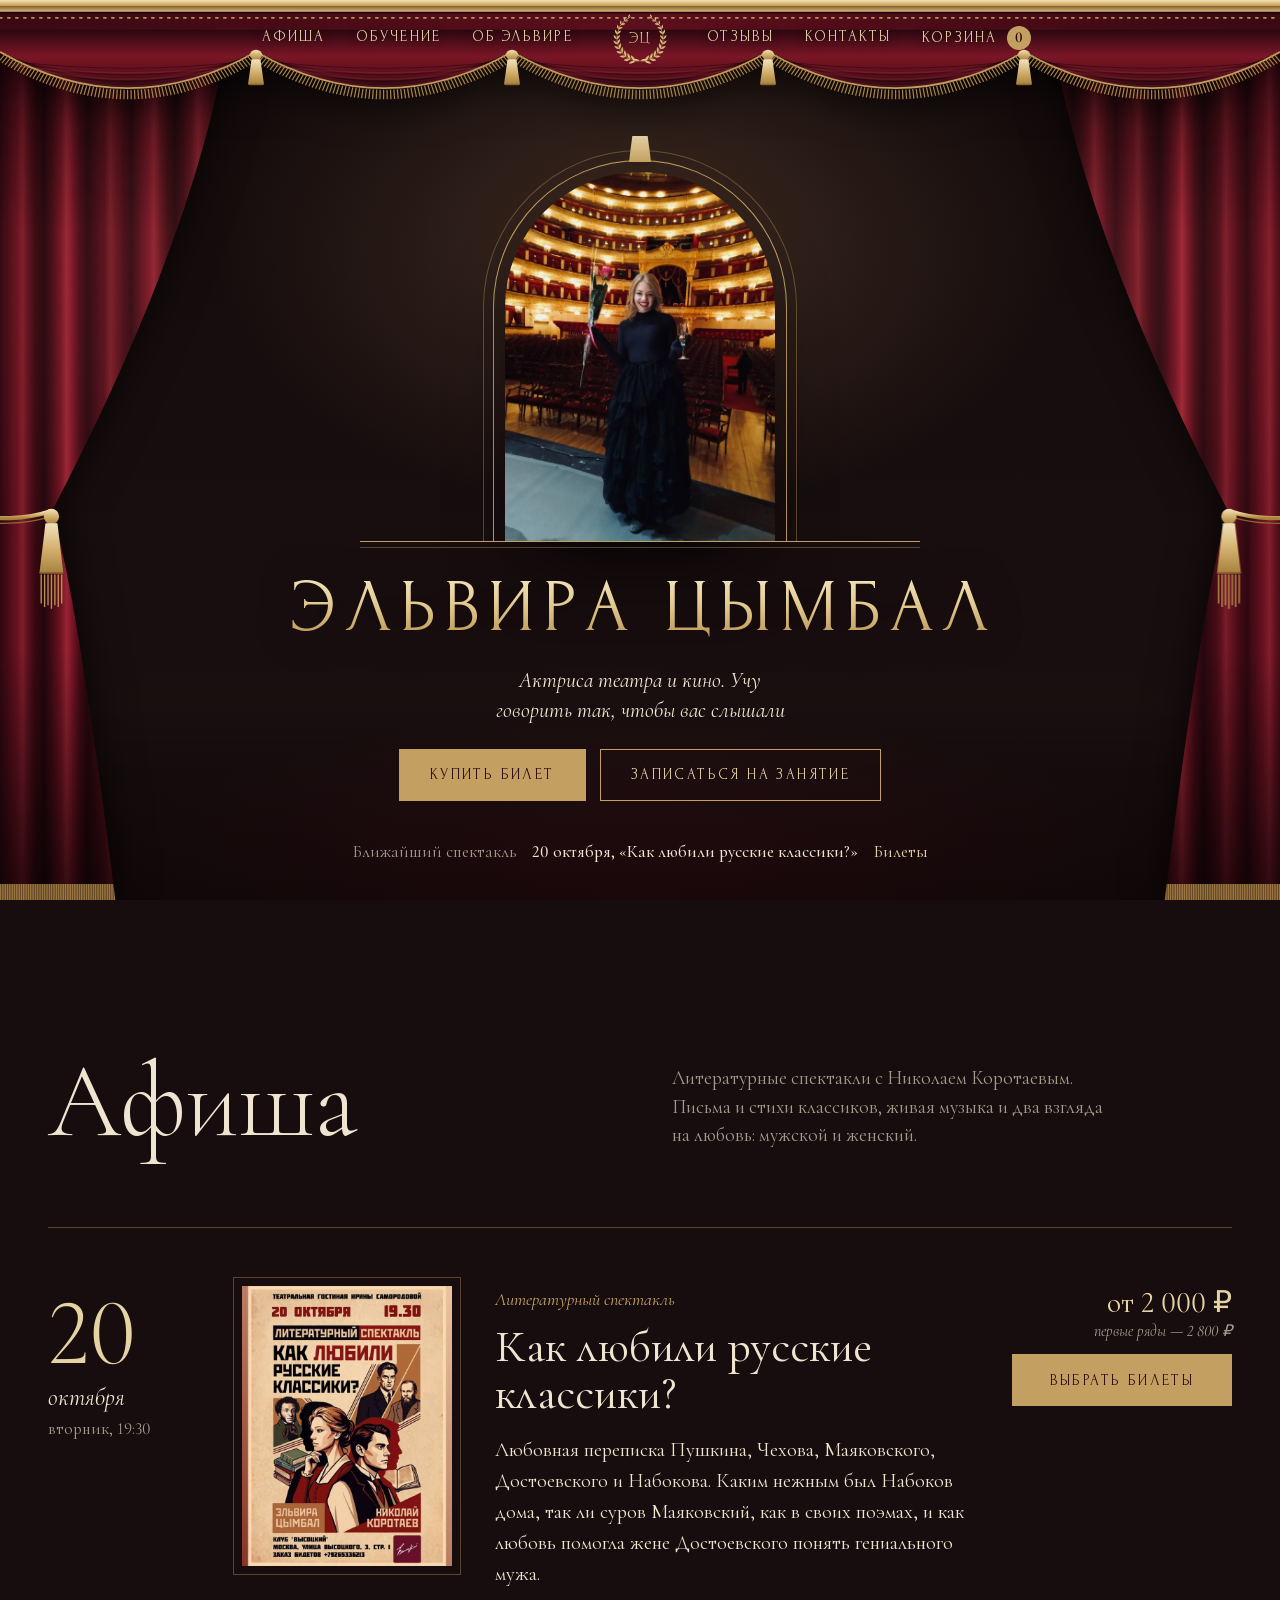
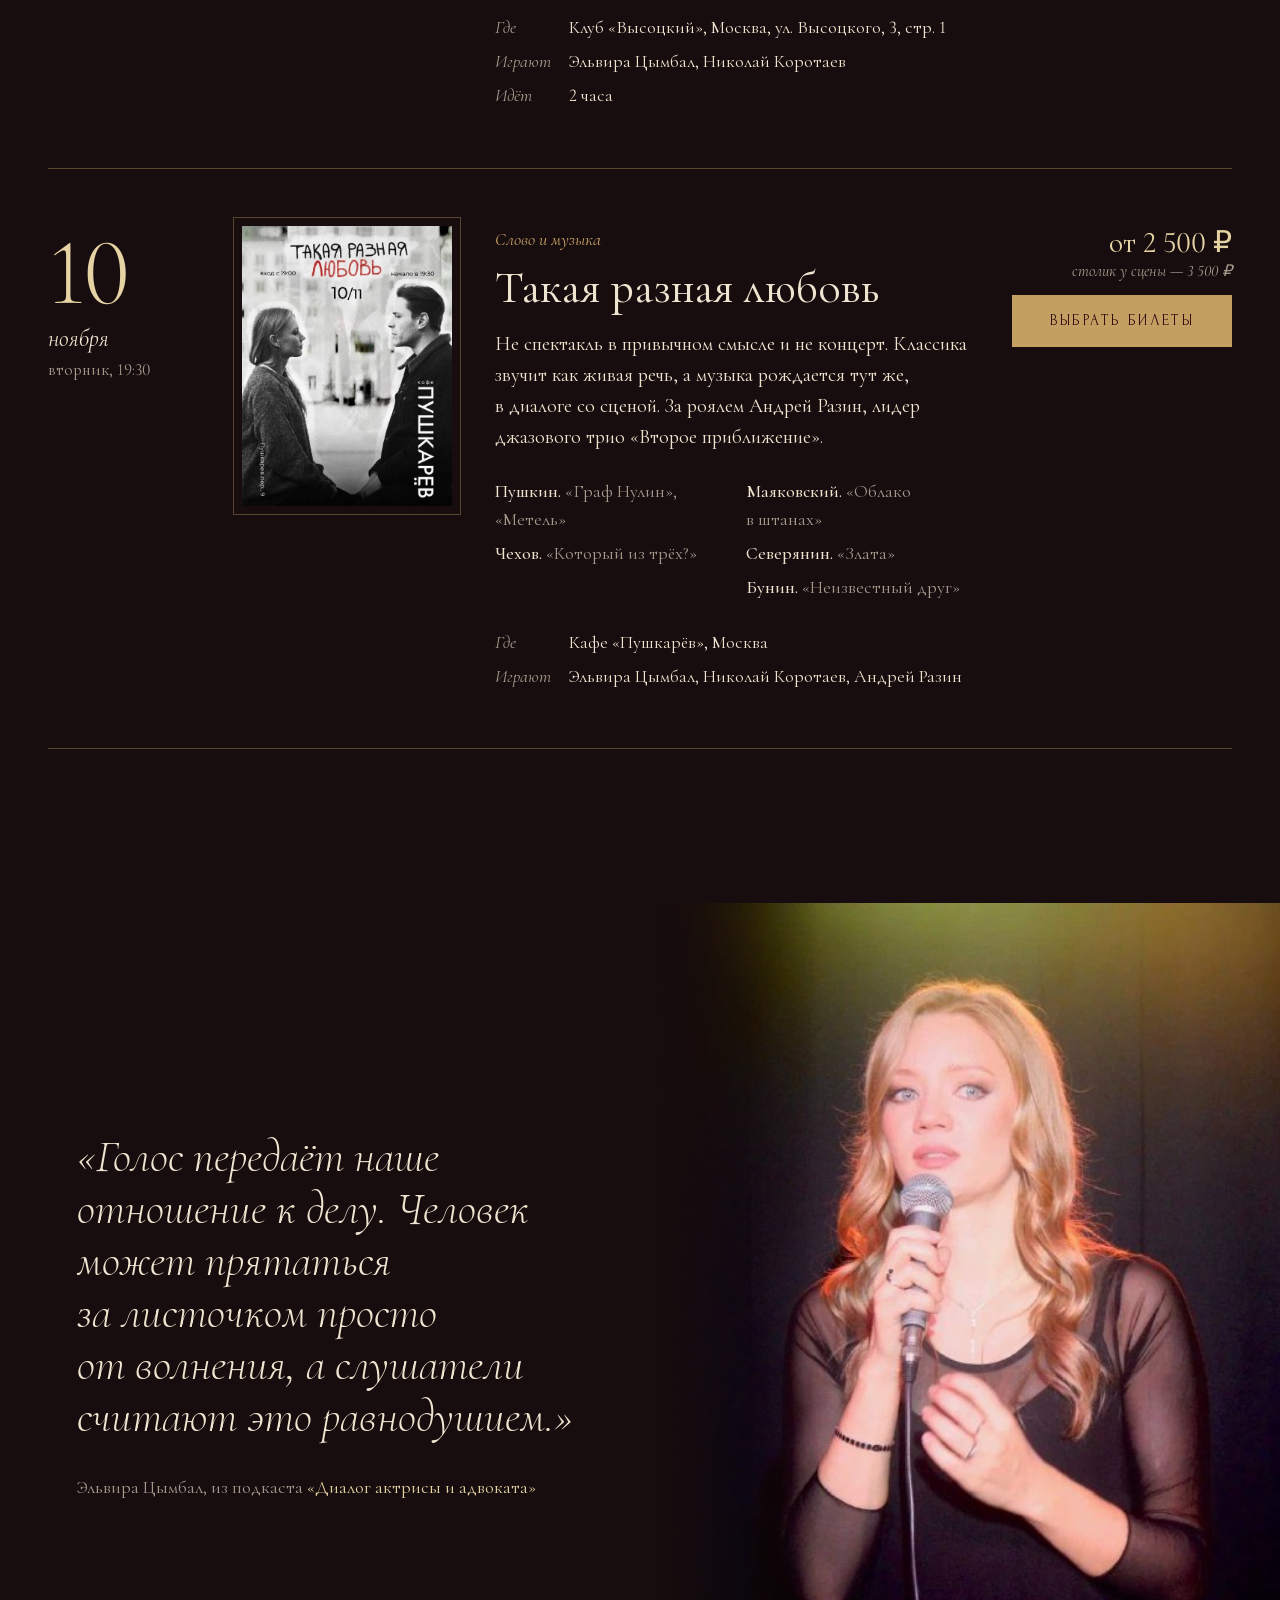
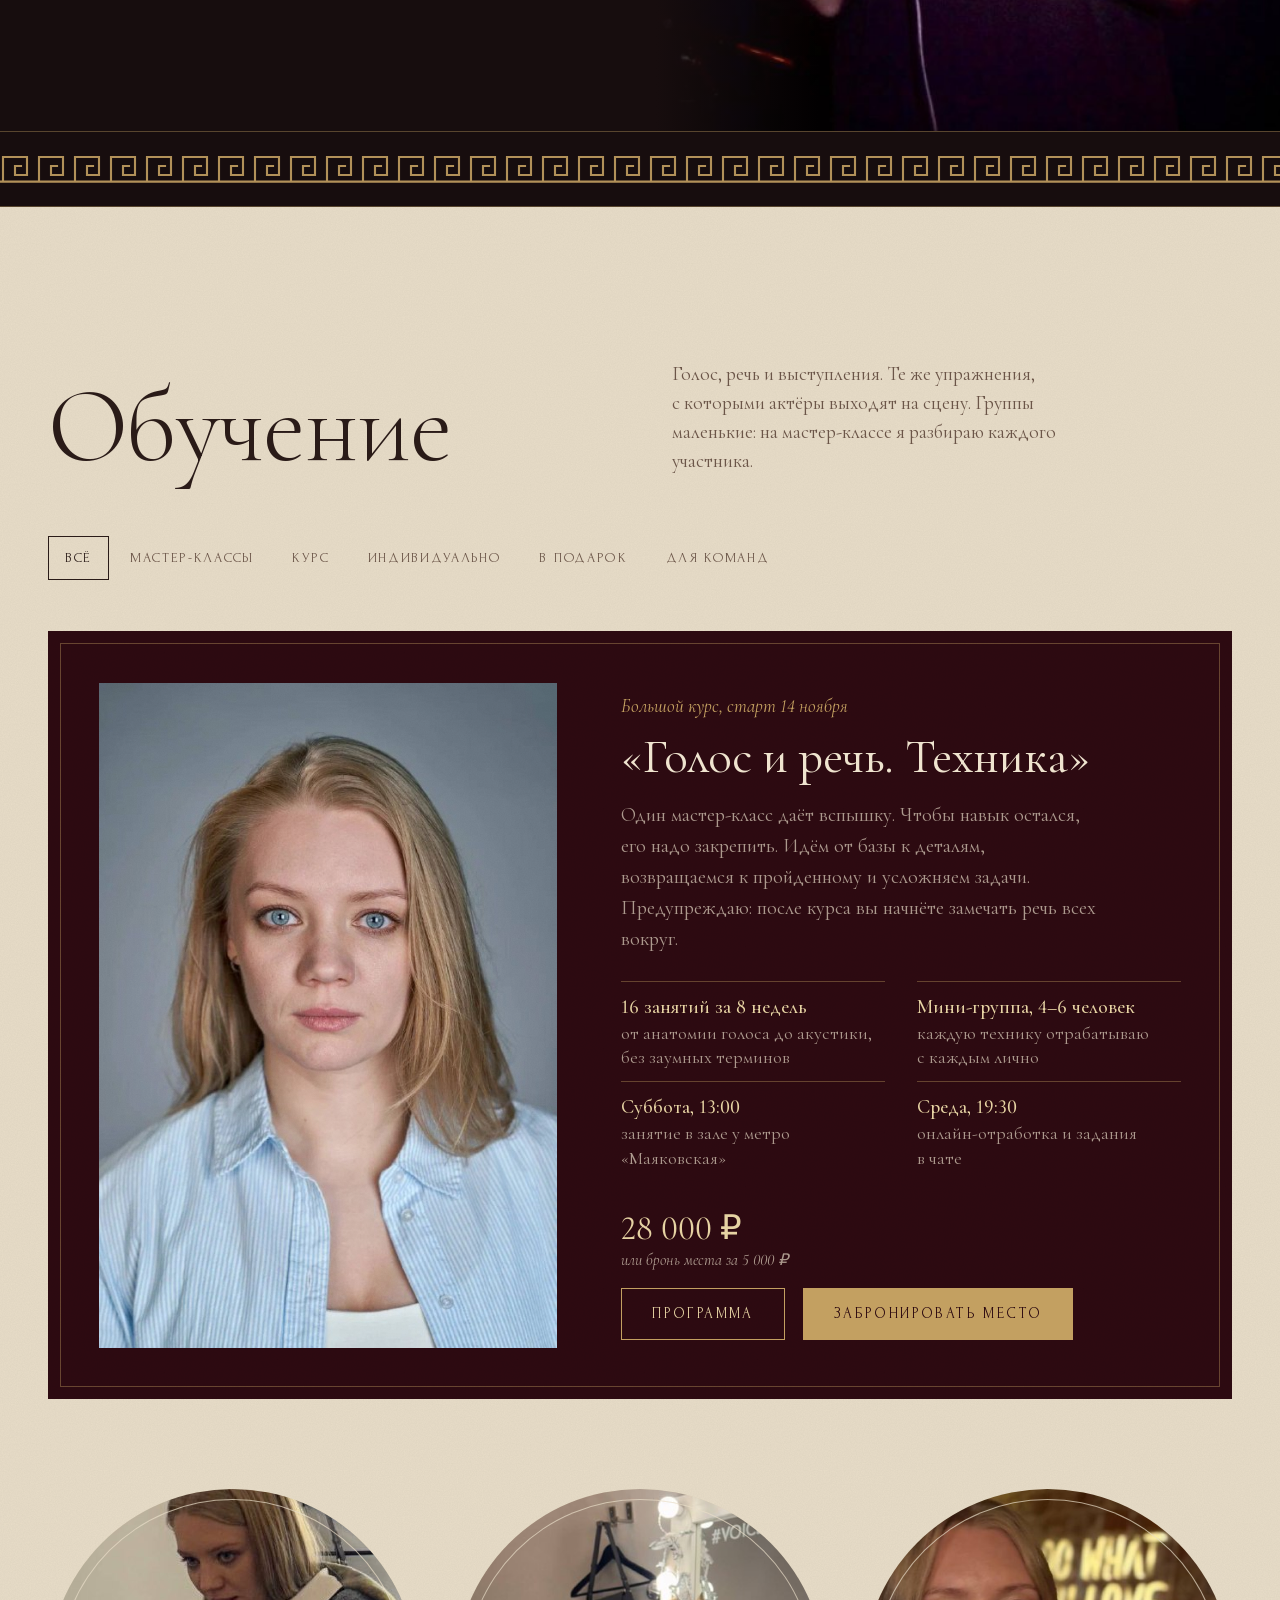
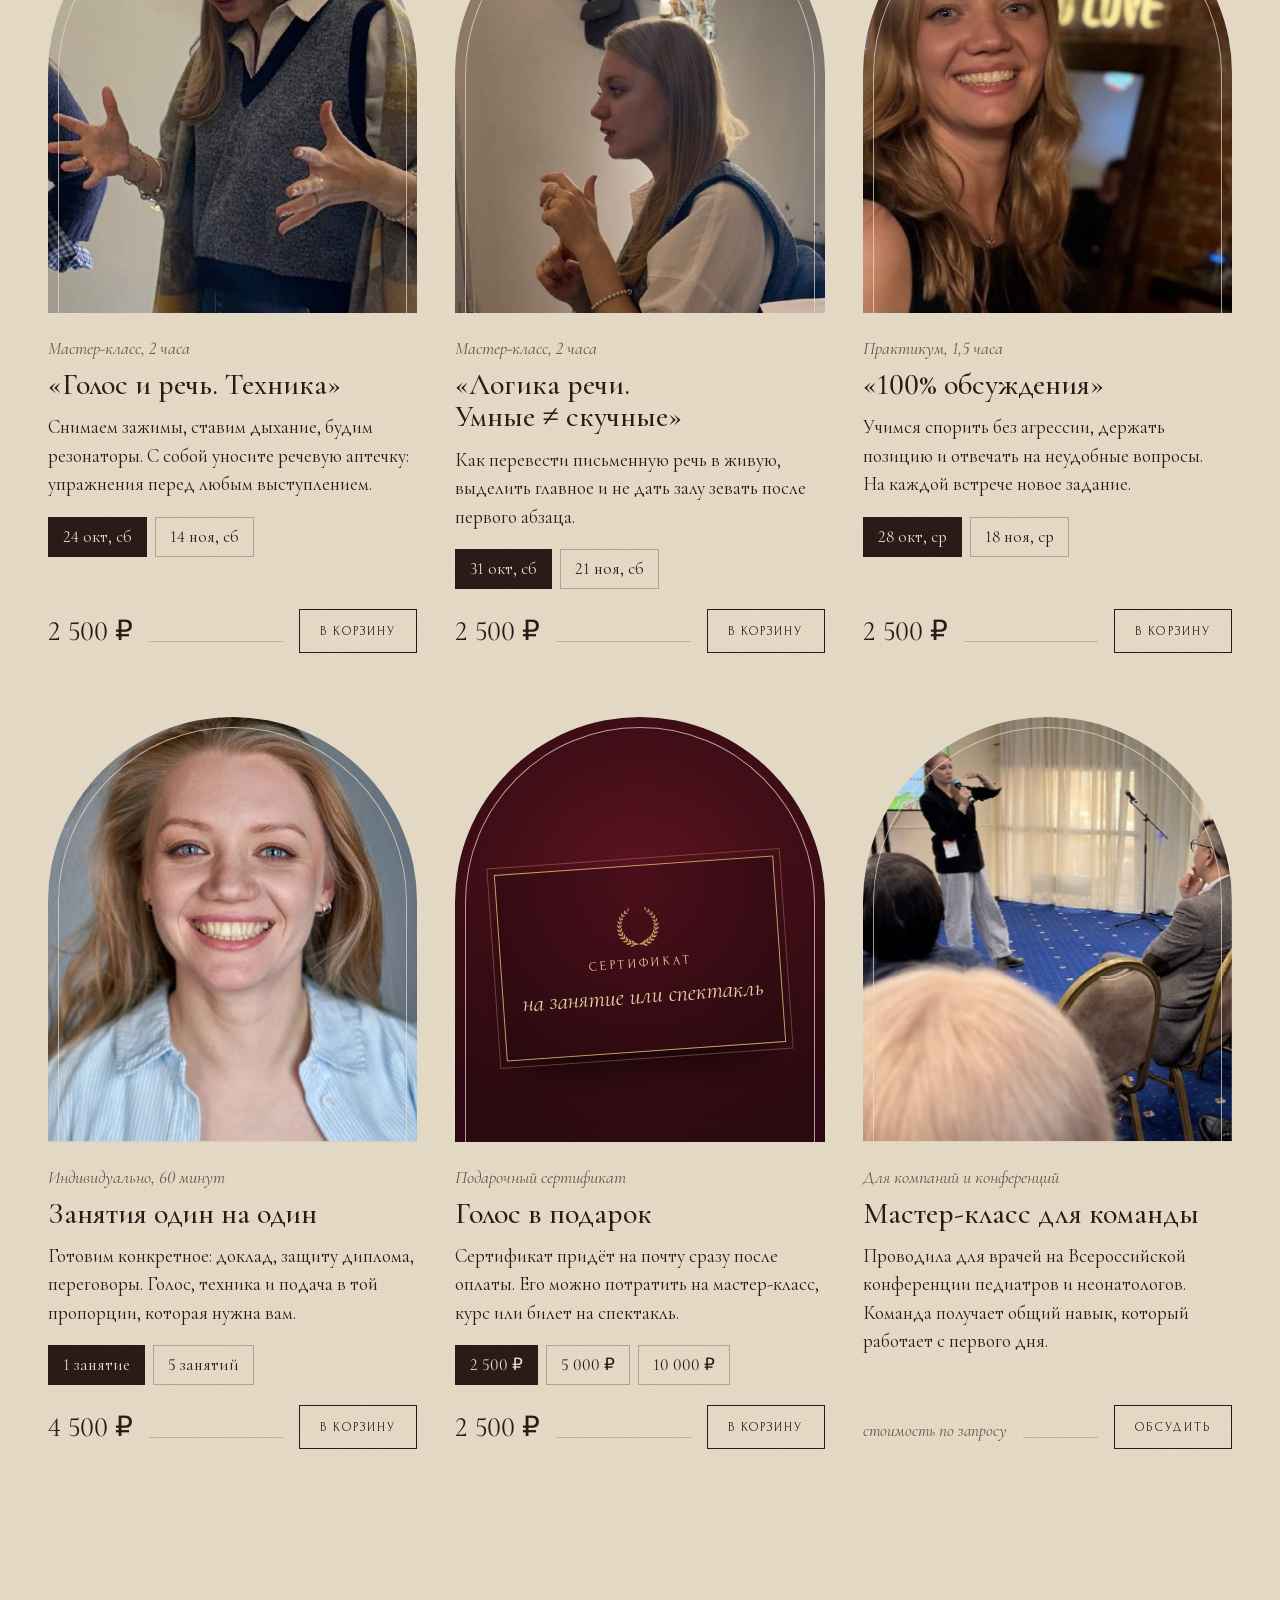
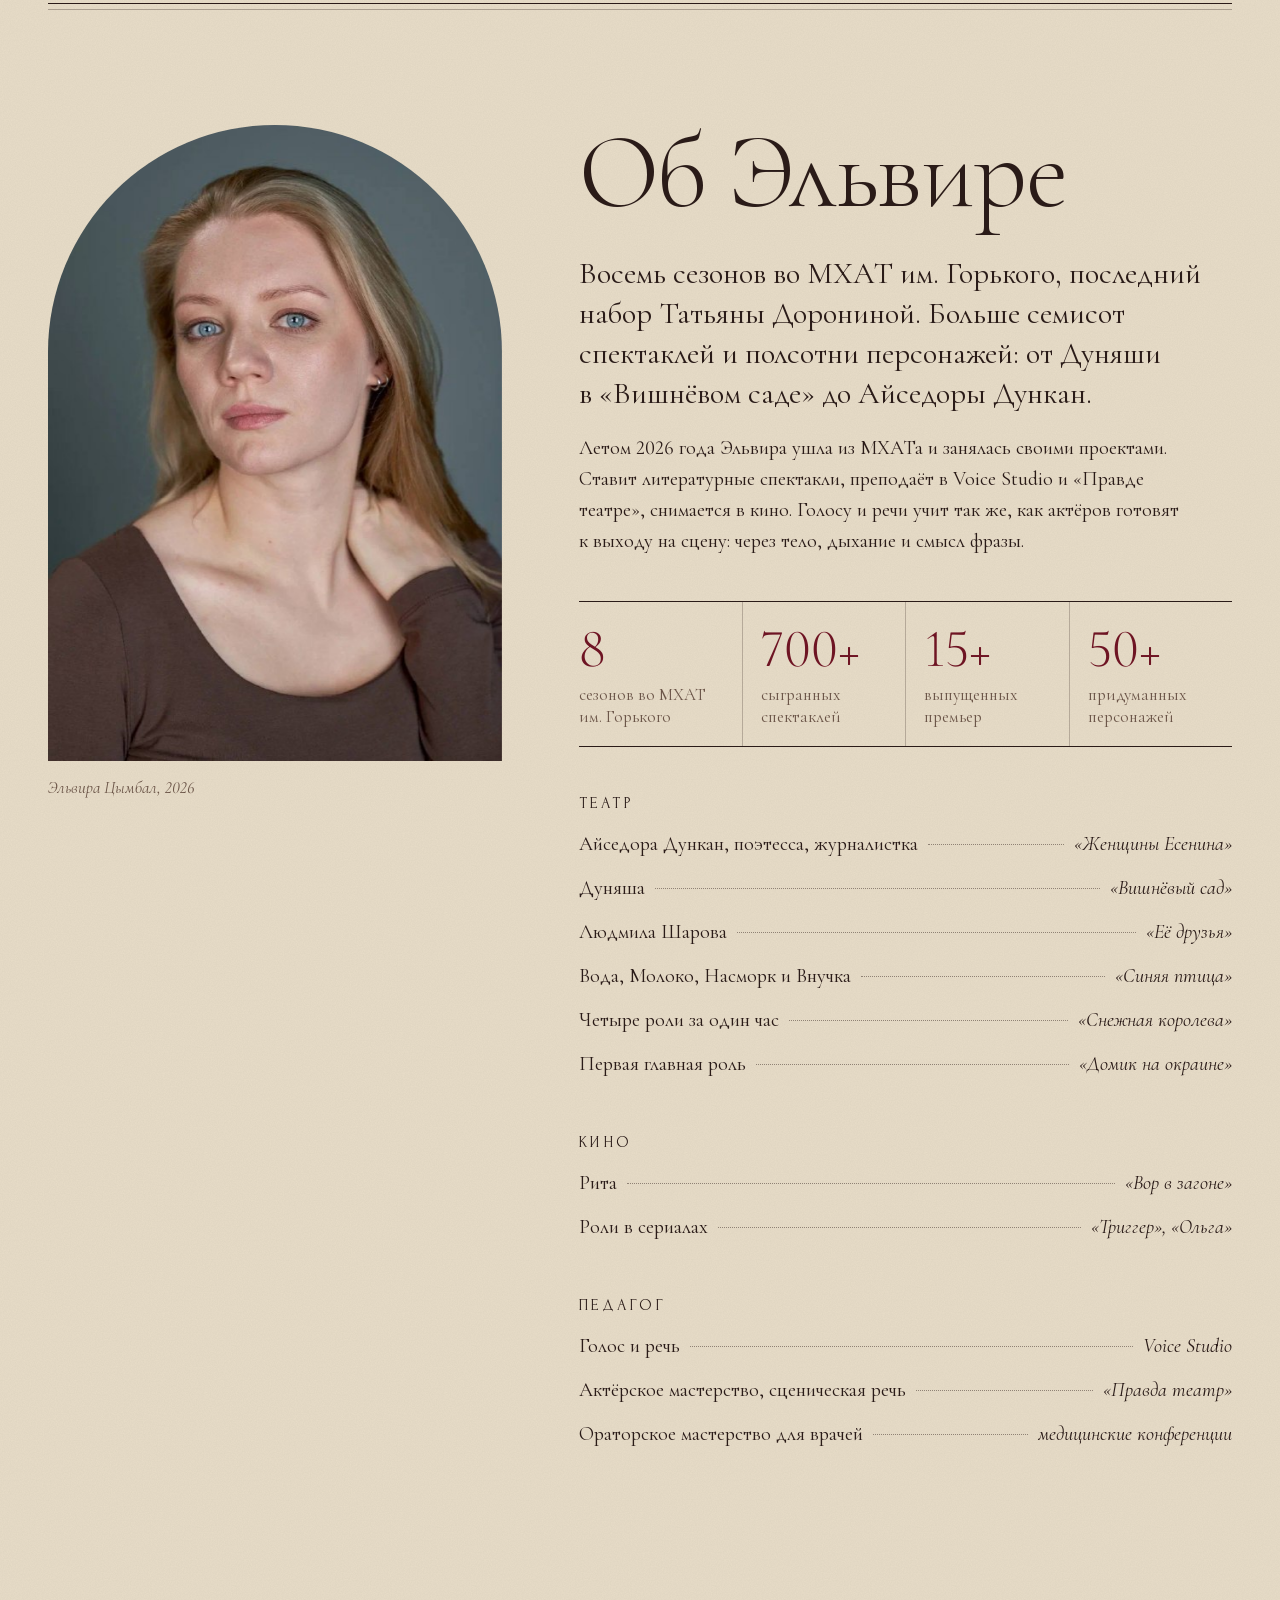
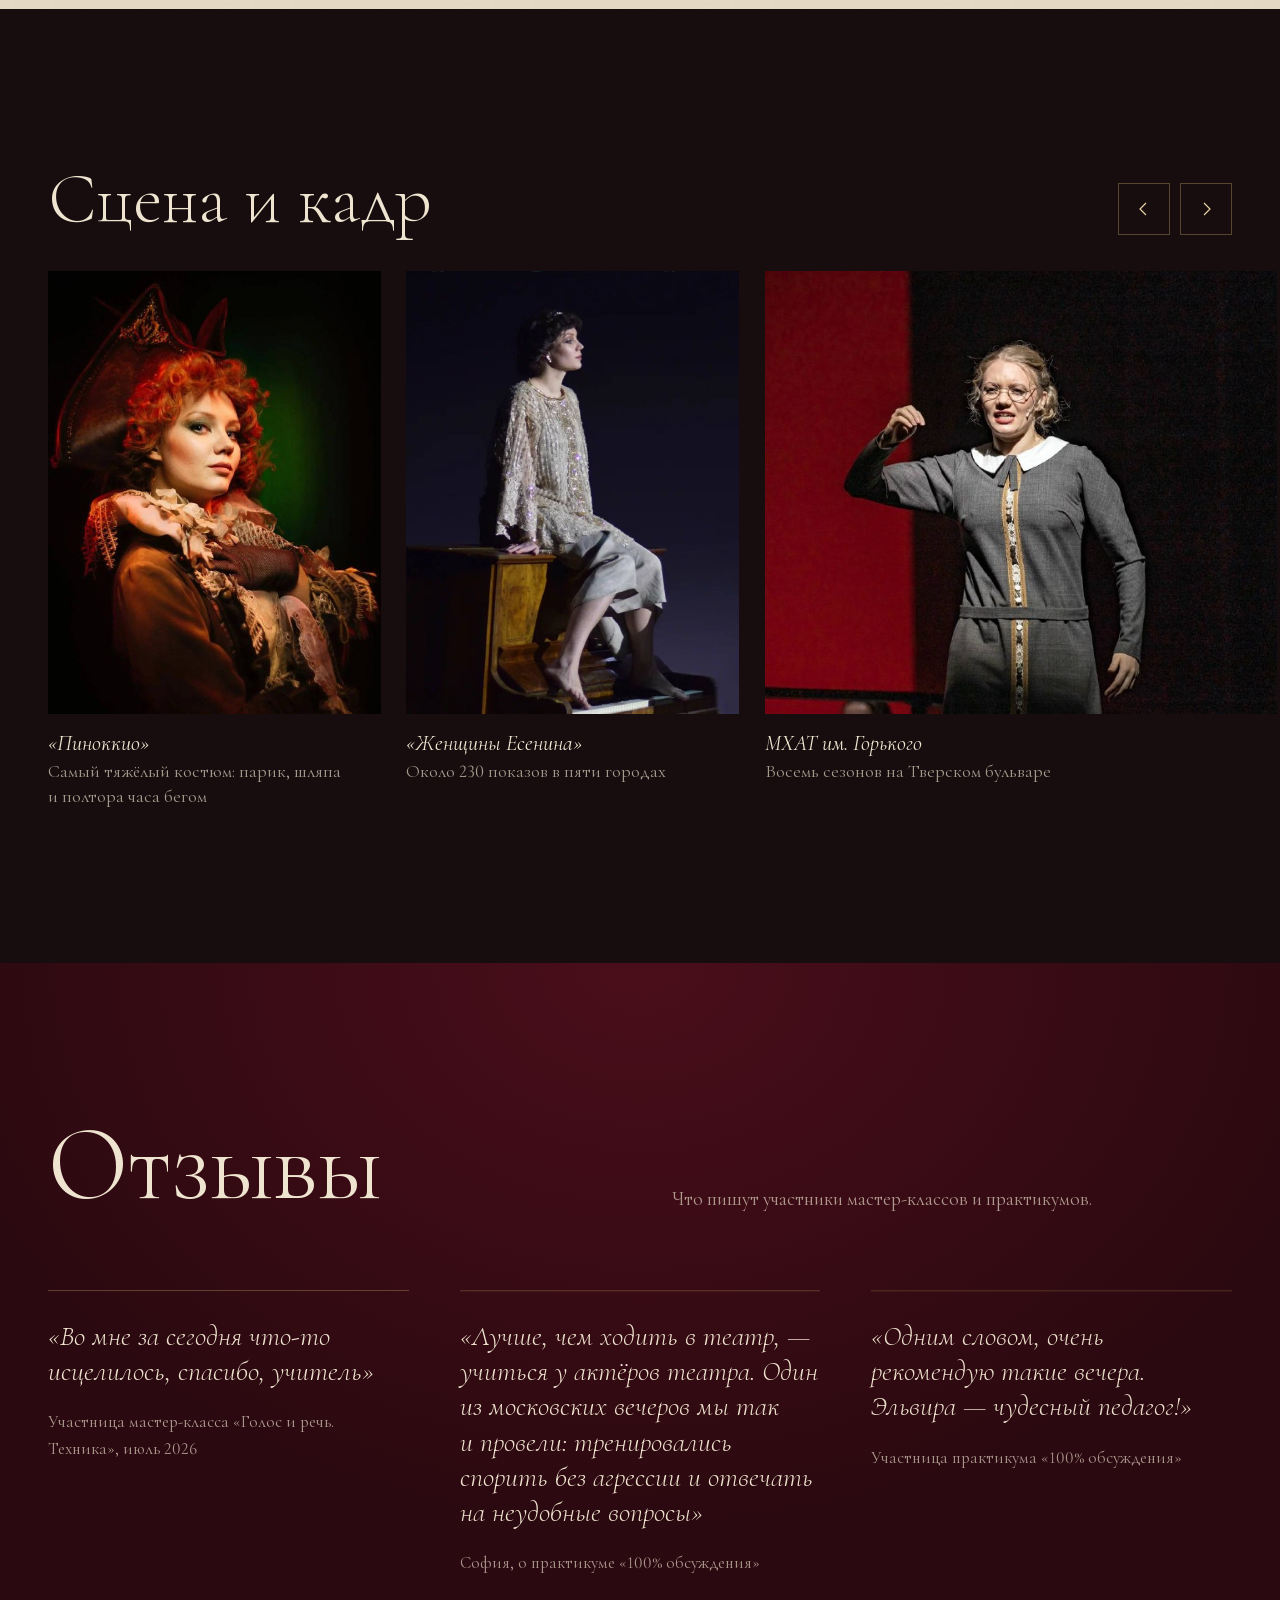
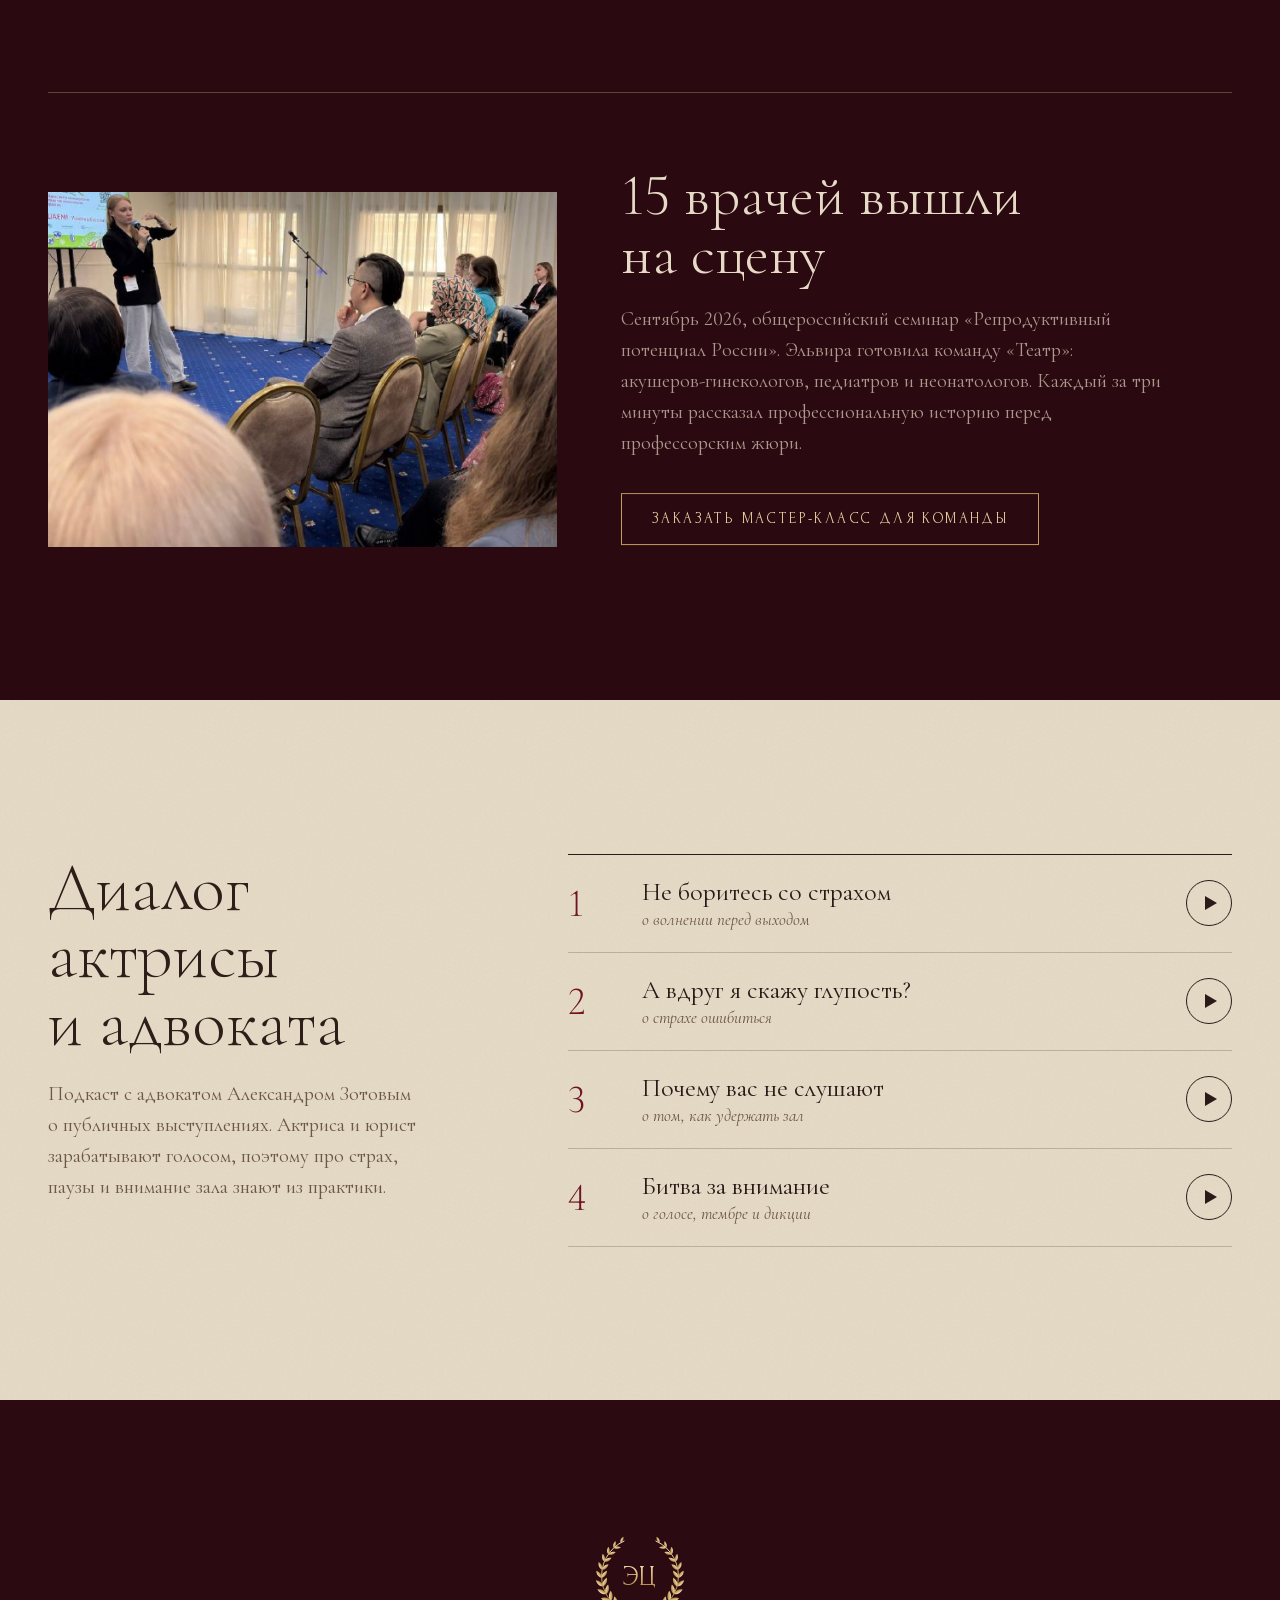
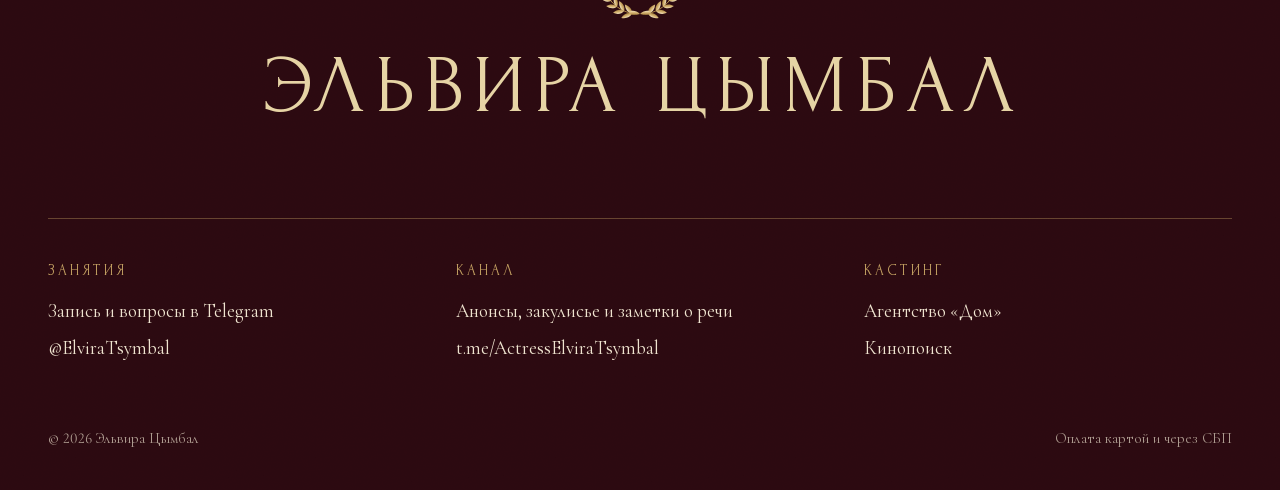
<file: v1.html>
<!doctype html>
<html lang="ru">
<head>
<meta charset="utf-8">
<meta name="viewport" content="width=device-width, initial-scale=1, viewport-fit=cover">
<title>Эльвира Цымбал — актриса и педагог</title>
<meta name="robots" content="noindex, nofollow">
<meta name="description" content="Эльвира Цымбал — актриса театра и кино, педагог по голосу и речи. Афиша литературных спектаклей, мастер-классы, курс и индивидуальные занятия.">
<meta name="theme-color" content="#170d0e">
<link rel="icon" href="data:image/svg+xml,%3Csvg xmlns='http://www.w3.org/2000/svg' viewBox='0 0 64 64'%3E%3Crect width='64' height='64' rx='14' fill='%232b0910'/%3E%3Ctext x='32' y='42' font-family='Georgia' font-size='26' fill='%23e6d3a3' text-anchor='middle'%3E%D0%AD%D0%A6%3C/text%3E%3C/svg%3E">
<link rel="stylesheet" href="assets/fonts/fonts.css">
<link rel="preload" as="image" href="assets/img/hero-bolshoi.jpg">
<script>document.documentElement.classList.add('js');if('scrollRestoration' in history)history.scrollRestoration='manual';
/* страховка: если скрипты не загрузились за 5 секунд, занавес открывается сам */
setTimeout(function(){if(!window.__intro)document.documentElement.classList.add('force-open')},5000);</script>

<style>
/* ============ ТОКЕНЫ ============ */
:root{
  --ink:#170d0e;          /* темнота сцены */
  --velvet:#6e1423;       /* бархат */
  --velvet-deep:#2b0910;
  --gold:#c3a061;         /* золото */
  --gold-pale:#e6d3a3;
  --gold-dim:rgba(195,160,97,.38);
  --paper:#e8ddc8;        /* бумага программки */
  --paper-2:#ddd0b6;
  --paper-ink:#2a1b18;
  --paper-mute:#6b5548;
  --on-dark:#efe4cf;
  --on-dark-mute:rgba(239,228,207,.66);

  --f-display:"Forum", "Cormorant Garamond", Georgia, serif;
  --f-text:"Cormorant Garamond", Georgia, "Times New Roman", serif;

  --ease-out:cubic-bezier(.22,1,.36,1);

  --wrap:1240px;
  --gutter:clamp(16px, 4vw, 48px);
  --head-h:76px;

  --noise:url("data:image/svg+xml,%3Csvg xmlns='http://www.w3.org/2000/svg' width='240' height='240'%3E%3Cfilter id='n'%3E%3CfeTurbulence type='fractalNoise' baseFrequency='.85' numOctaves='3' stitchTiles='stitch'/%3E%3CfeColorMatrix values='0 0 0 0 .5 0 0 0 0 .5 0 0 0 0 .5 0 0 0 .9 0'/%3E%3C/filter%3E%3Crect width='100%25' height='100%25' filter='url(%23n)'/%3E%3C/svg%3E");
  --meander:url("data:image/svg+xml,%3Csvg xmlns='http://www.w3.org/2000/svg' width='36' height='30' viewBox='0 0 12 10'%3E%3Cpath d='M0 9.2H12M1 9.2V1H9V7H5V4H7' fill='none' stroke='%23c3a061' stroke-width='.7' stroke-linecap='square'/%3E%3C/svg%3E");
}

/* ============ БАЗА ============ */
*,*::before,*::after{box-sizing:border-box}
html{-webkit-text-size-adjust:100%;text-size-adjust:100%}
body{
  margin:0;background:var(--ink);color:var(--on-dark);
  font-family:var(--f-text);font-size:20px;line-height:1.55;font-weight:400;
  font-variant-numeric:lining-nums;
  -webkit-font-smoothing:antialiased;-moz-osx-font-smoothing:grayscale;
  overflow-x:hidden;
}
img{display:block;max-width:100%;height:auto}
a{color:inherit;text-decoration:none}
button{font:inherit;color:inherit;background:none;border:0;padding:0;cursor:pointer}
input,textarea{font:inherit;color:inherit}
:focus-visible{outline:1.5px solid var(--gold);outline-offset:4px}
::selection{background:var(--velvet);color:var(--gold-pale)}
.wrap{width:min(var(--wrap), 100% - 2*var(--gutter));margin-inline:auto}
.skip{position:fixed;left:16px;top:-60px;z-index:200;background:var(--gold);color:var(--ink);padding:10px 16px;font-family:var(--f-display)}
.skip:focus{top:16px}

/* Кнопки — капители, как надпись на фронтоне */
.btn{
  --b:var(--gold);
  position:relative;display:inline-flex;align-items:center;justify-content:center;gap:12px;
  min-height:52px;padding:0 30px;
  font-family:var(--f-display);font-size:15px;letter-spacing:.16em;text-transform:uppercase;
  border:1px solid var(--b);color:var(--gold-pale);
  transition:background-color .35s var(--ease-out), color .35s var(--ease-out), border-color .35s var(--ease-out), transform .16s var(--ease-out);
  white-space:nowrap;
}
.btn:active{transform:scale(.98)}
.btn--gold{background:var(--gold);color:var(--velvet-deep)}
.btn--line:hover{background:rgba(195,160,97,.12)}
.btn--ink{--b:var(--paper-ink);color:var(--paper-ink)}
.btn--velvet{--b:var(--velvet);background:var(--velvet);color:var(--gold-pale)}
@media (hover:hover){
  .btn--gold:hover{background:var(--gold-pale);border-color:var(--gold-pale)}
  .btn--ink:hover{background:var(--paper-ink);color:var(--paper)}
  .btn--velvet:hover{background:#821a2b;border-color:#821a2b}
}
.btn--sm{min-height:44px;padding:0 20px;font-size:13px}
@media (max-width:520px){ .btn{white-space:normal;text-align:center;line-height:1.35;padding-block:10px} }

.link-u{background:linear-gradient(currentColor,currentColor) 0 100%/0 1px no-repeat;transition:background-size .5s var(--ease-out);padding-bottom:2px}
.link-u:hover{background-size:100% 1px}

/* ============ ШАПКА ============ */
.masthead{
  position:fixed;inset:0 0 auto 0;z-index:60;height:var(--head-h);
  display:grid;grid-template-columns:1fr auto 1fr;align-items:center;gap:clamp(20px,3vw,48px);
  padding-inline:var(--gutter);
  opacity:0;transform:translateY(-8px);pointer-events:none;
  transition:background-color .5s var(--ease-out), box-shadow .5s var(--ease-out), opacity .7s var(--ease-out), transform .7s var(--ease-out);
}
.masthead.is-ready{opacity:1;transform:none;pointer-events:auto}
.masthead.is-solid{background:rgba(23,13,14,.92);backdrop-filter:blur(10px);-webkit-backdrop-filter:blur(10px);box-shadow:0 1px 0 var(--gold-dim)}
.masthead__nav{display:flex;align-items:center;gap:clamp(18px,2.4vw,40px);font-family:var(--f-display);font-size:15px;letter-spacing:.14em;text-transform:uppercase;color:var(--gold-pale)}
.masthead__nav--l{justify-self:end}
.masthead__nav--r{justify-self:start}
.masthead__nav a, .masthead__nav button{text-shadow:0 1px 10px rgba(0,0,0,.7)}
.monogram{display:grid;place-items:center;width:58px;height:58px;color:var(--gold)}
.monogram svg{width:100%;height:100%;overflow:visible}
.cart-btn{display:inline-flex;align-items:center;gap:10px;min-height:44px;text-transform:uppercase;letter-spacing:.14em}
.cart-btn__count{
  display:inline-grid;place-items:center;min-width:24px;height:24px;padding:0 6px;border-radius:12px;
  background:var(--gold);color:var(--velvet-deep);font-family:var(--f-text);font-weight:600;font-size:15px;letter-spacing:0;text-shadow:none;
}
.cart-btn__count.bump{animation:bump .45s var(--ease-out)}
@keyframes bump{40%{transform:scale(1.25)}}
.burger{display:none}

@media (max-width: 980px){
  .masthead{grid-template-columns:auto 1fr auto}
  .masthead__nav--l{display:none}
  .masthead__nav--r .nav-item, .cart-btn__label{display:none}
  .masthead__nav--r{justify-self:end;grid-column:3;gap:6px}
  .monogram{grid-column:1;width:48px;height:48px}
  .burger{display:inline-grid;place-items:center;width:44px;height:44px}
  .burger span{display:block;width:24px;height:1px;background:var(--gold-pale);box-shadow:0 -7px 0 var(--gold-pale), 0 7px 0 var(--gold-pale)}
}

/* мобильное меню */
.mnav{
  position:fixed;inset:0;z-index:70;background:var(--velvet-deep);
  display:flex;flex-direction:column;justify-content:center;padding:var(--gutter);
  opacity:0;visibility:hidden;transition:opacity .4s var(--ease-out), visibility 0s .4s;
}
.mnav::before{content:"";position:absolute;inset:0;background:var(--noise);opacity:.08;mix-blend-mode:overlay;pointer-events:none}
.mnav.is-open{opacity:1;visibility:visible;transition:opacity .4s var(--ease-out)}
.mnav a{position:relative;font-size:clamp(36px,9vw,56px);font-weight:300;line-height:1.25;color:var(--gold-pale);display:block}
.mnav__close{position:absolute;top:16px;right:16px;width:48px;height:48px;font-size:34px;color:var(--gold-pale);line-height:1}
.mnav__foot{position:relative;margin-top:40px;font-size:18px;color:var(--on-dark-mute)}
.mnav__foot a{display:inline;font-size:inherit}

/* ============ СЦЕНА (первый экран) ============ */
.stage{
  --valance-h:clamp(86px, 14vh, 150px);
  position:relative;min-height:max(100svh, 680px);overflow:hidden;isolation:isolate;
  background:
    radial-gradient(48% 44% at 50% 26%, rgba(214,160,104,.20), transparent 70%),
    radial-gradient(70% 34% at 50% 104%, rgba(110,20,35,.42), transparent 72%),
    linear-gradient(180deg, #120a0b 0%, var(--ink) 40%, #1b0f10 100%);
}
.stage__beam{
  position:absolute;left:50%;top:-10%;width:min(1100px,120vw);height:120%;transform:translateX(-50%);
  background:conic-gradient(from 180deg at 50% 0%, transparent 0deg 160deg, rgba(240,205,150,.10) 172deg, rgba(240,205,150,.16) 180deg, rgba(240,205,150,.10) 188deg, transparent 200deg 360deg);
  filter:blur(18px);pointer-events:none;z-index:0;
}
.stage__floor{position:absolute;inset:auto 0 0 0;height:22%;background:linear-gradient(180deg,transparent, rgba(0,0,0,.55));z-index:0}
.stage__inner{
  position:relative;z-index:2;min-height:inherit;
  display:flex;flex-direction:column;align-items:center;justify-content:flex-end;text-align:center;
  padding:calc(var(--valance-h) + 44px) var(--gutter) clamp(84px, 11vh, 120px);
}

/* ниша-арка с портретом */
.niche{position:relative;margin:0;height:clamp(240px, 41svh, 480px);aspect-ratio:3/4.1}
.niche__img{position:absolute;inset:0;border-radius:999px 999px 0 0;overflow:hidden;background:#2a1a17;box-shadow:0 40px 80px -30px rgba(0,0,0,.9)}
.niche__img img{width:100%;height:100%;object-fit:cover;object-position:50% 22%}
.niche::before,.niche::after{content:"";position:absolute;border-radius:999px 999px 0 0;border:1px solid var(--gold);border-bottom:0;pointer-events:none}
.niche::before{inset:-12px -12px 0 -12px}
.niche::after{inset:-22px -22px 0 -22px;border-color:var(--gold-dim)}
.niche__key{
  position:absolute;left:50%;top:-36px;width:22px;height:26px;transform:translateX(-50%);z-index:1;
  background:linear-gradient(180deg,var(--gold-pale),var(--gold));clip-path:polygon(15% 0,85% 0,100% 100%,0 100%);
}

/* постамент с надписью */
.plinth{position:relative;width:min(100%, 1000px);padding-top:26px}
.plinth::before{content:"";position:absolute;left:50%;top:0;transform:translateX(-50%);width:min(560px, 86%);height:7px;border-top:1px solid var(--gold);border-bottom:1px solid var(--gold-dim)}
.plinth__name{
  margin:0;font-family:var(--f-display);font-weight:400;text-transform:uppercase;
  font-size:clamp(32px, 5.8vw, 96px);line-height:1;letter-spacing:.11em;margin-right:-.11em;
  color:var(--gold-pale);
  filter:drop-shadow(0 2px 18px rgba(0,0,0,.55));
}
.plinth__name .w{display:inline-block;white-space:nowrap}
.plinth__name .mask{display:inline-block;overflow:hidden;vertical-align:top;padding:.04em 0 .08em}
.plinth__name .ch{
  display:inline-block;
  background:linear-gradient(180deg,#f5e9c9 0%, #e2c88e 48%, #b48d4a 100%);
  -webkit-background-clip:text;background-clip:text;-webkit-text-fill-color:transparent;color:transparent;
}
.plinth__sub{margin:16px auto 0;max-width:52ch;text-wrap:balance;font-style:italic;font-size:clamp(19px,1.7vw,24px);line-height:1.35;color:var(--on-dark)}
.stage__cta{display:flex;flex-wrap:wrap;justify-content:center;gap:14px;margin-top:24px}
.stage__next{
  position:absolute;z-index:3;left:50%;bottom:clamp(22px,3.6vh,40px);transform:translateX(-50%);margin:0;
  width:min(760px, calc(100% - 2*var(--gutter)));
  display:flex;justify-content:center;align-items:baseline;gap:4px 16px;flex-wrap:wrap;
  font-size:17px;color:var(--on-dark-mute);text-align:center;
}
.stage__next b{font-weight:500;color:var(--on-dark)}
.stage__next a{color:var(--gold-pale)}
.stage__dim{position:absolute;inset:0;background:#070304;z-index:4;pointer-events:none}
@media (max-width:700px){ .stage__inner{padding-bottom:132px} .stage__next{font-size:16px;gap:2px 12px} .stage__cta .btn{min-width:260px} }

/* ============ ЗАНАВЕС ============ */
.curtain{position:absolute;inset:0;z-index:5;pointer-events:none}
.drape{position:absolute;top:0;bottom:0;width:53%;filter:drop-shadow(0 0 22px rgba(0,0,0,.75))}
.drape--l{left:0}
.drape--r{right:0}
.drape__clip{position:absolute;inset:0;overflow:hidden}
.drape__fabric{
  position:absolute;inset:0;transform-origin:0 50%;will-change:transform;
  background:
    linear-gradient(180deg, rgba(0,0,0,.62) 0%, rgba(0,0,0,0) 26%, rgba(0,0,0,0) 72%, rgba(0,0,0,.66) 100%),
    radial-gradient(90% 55% at 50% 32%, rgba(255,140,120,.10), transparent 70%),
    repeating-linear-gradient(90deg, rgba(0,0,0,0) 0, rgba(0,0,0,.32) 4.7vw, rgba(0,0,0,0) 9.4vw),
    repeating-linear-gradient(90deg, #2c0710 0, #4b0c18 1.1vw, #761424 2.3vw, #962333 3.05vw, #7a1626 3.7vw, #4a0b17 4.8vw, #2c0710 5.9vw);
}
.drape--r .drape__fabric{transform-origin:100% 50%;background-position:0 0,0 0,2.1vw 0,1.3vw 0}
.drape__fabric::after{content:"";position:absolute;inset:0;background:var(--noise);opacity:.22;mix-blend-mode:overlay}
.drape__hem{position:absolute;left:0;right:0;bottom:0;height:16px;background:repeating-linear-gradient(90deg,#b9934f 0 2px,#7d5c2c 2px 4px);opacity:.75}
.tieback{--tw:clamp(56px,8vw,120px);position:absolute;top:57%;width:var(--tw);height:calc(var(--tw) * 1.3333);margin-top:calc(var(--tw) * -.3333);opacity:0;overflow:visible}
.drape--r .tieback{transform:scaleX(-1)}

.valance{position:absolute;inset:0 0 auto 0;height:var(--valance-h);z-index:6;filter:drop-shadow(0 14px 18px rgba(0,0,0,.6))}
.valance svg{width:100%;height:100%;display:block}
.curtain__shade{position:absolute;inset:0;z-index:7;background:radial-gradient(42% 52% at 50% 50%, rgba(7,3,4,0) 0%, rgba(7,3,4,.5) 70%, rgba(7,3,4,.82) 100%)}
.curtain__black{position:absolute;inset:0;z-index:9;background:#070304;animation:houselights 1.2s .15s ease-in-out forwards}
@keyframes houselights{to{opacity:0;visibility:hidden}}

.intro-mark{
  position:absolute;left:50%;top:52%;z-index:8;transform:translate(-50%,-50%);
  width:clamp(170px,18vw,250px);text-align:center;opacity:0;
}
.intro-mark svg{width:100%;height:auto;overflow:visible;filter:drop-shadow(0 4px 24px rgba(0,0,0,.6))}
.intro-mark p{margin:14px 0 0;font-family:var(--f-display);font-size:14px;letter-spacing:.32em;text-transform:uppercase;color:var(--gold-pale);white-space:nowrap}
.intro-skip{
  position:absolute;right:var(--gutter);bottom:20px;z-index:10;font-family:var(--f-display);font-size:13px;letter-spacing:.2em;text-transform:uppercase;color:var(--gold-pale);opacity:.75;
  padding:12px 4px;
}

/* ============ СЕКЦИИ ============ */
.sec{position:relative;padding-block:clamp(88px, 12vw, 160px)}
.sec--paper{background:var(--paper);color:var(--paper-ink)}
.sec--paper::before{content:"";position:absolute;inset:0;background:var(--noise);opacity:.16;mix-blend-mode:multiply;pointer-events:none}
.sec--velvet{background:radial-gradient(80% 60% at 50% 0%, #4a0e1a, var(--velvet-deep) 70%)}
.sec > .wrap{position:relative}

.sec-head{display:grid;grid-template-columns:minmax(0,1fr) minmax(0,1fr);gap:24px 64px;align-items:end;margin-bottom:clamp(48px,6vw,80px)}
.h-big{margin:0;font-family:var(--f-text);font-weight:300;font-size:clamp(54px, 8.2vw, 128px);line-height:.92;letter-spacing:-.01em}
.sec-head p{margin:0;max-width:44ch;font-size:clamp(19px,1.5vw,22px);line-height:1.5}
.sec--dark .sec-head p, .sec--velvet .sec-head p{color:var(--on-dark-mute)}
.sec--paper .sec-head p{color:var(--paper-mute)}
@media (max-width:760px){ .sec-head{grid-template-columns:1fr} }

.rule2{height:7px;border-top:1px solid var(--paper-ink);border-bottom:1px solid rgba(42,27,24,.3)}
.meander-band{background:var(--ink);padding-block:22px;border-top:1px solid var(--gold-dim);border-bottom:1px solid var(--gold-dim)}
.meander{height:30px;background:var(--meander) repeat-x 0 50%/auto 30px;opacity:.9}

/* ============ АФИША ============ */
.bills{border-top:1px solid var(--gold-dim)}
.bill{
  display:grid;grid-template-columns:150px 210px minmax(0,1fr) 220px;gap:clamp(24px,3.4vw,52px);
  padding-block:clamp(36px,4.5vw,60px);border-bottom:1px solid var(--gold-dim);align-items:start;
}
.bill__date{line-height:1}
.bill__date .d{display:block;font-size:clamp(76px,7.4vw,112px);font-weight:300;color:var(--gold-pale);letter-spacing:-.02em}
.bill__date .m{display:block;margin-top:6px;font-size:24px;font-style:italic}
.bill__date .w{display:block;margin-top:10px;font-size:17px;color:var(--on-dark-mute)}
.bill__poster{position:relative;aspect-ratio:3/4;overflow:hidden;outline:1px solid var(--gold-dim);outline-offset:8px}
.bill__poster img{width:100%;height:100%;object-fit:cover;transition:transform 1.2s var(--ease-out)}
.bill:hover .bill__poster img{transform:scale(1.035)}
.bill__kind{margin:0 0 10px;font-size:18px;font-style:italic;color:var(--gold)}
.bill__title{margin:0;font-weight:400;font-size:clamp(36px,3.6vw,54px);line-height:1.02}
.bill__text{margin:18px 0 0;max-width:52ch}
.bill__meta{display:grid;grid-template-columns:auto 1fr;gap:6px 18px;margin:24px 0 0;font-size:18px}
.bill__meta dt{color:var(--on-dark-mute);font-style:italic}
.bill__meta dd{margin:0}
.bill__prog{margin:22px 0 0;padding:0;list-style:none;columns:2;column-gap:28px;font-size:18px;color:var(--on-dark-mute)}
.bill__prog li{break-inside:avoid;padding:3px 0}
.bill__prog b{font-weight:500;color:var(--on-dark)}
.bill__buy{display:flex;flex-direction:column;align-items:stretch;gap:14px;text-align:right}
.bill__price{margin:0;font-size:30px;line-height:1.1;color:var(--gold-pale)}
.bill__price small{display:block;margin-top:4px;font-size:16px;font-style:italic;color:var(--on-dark-mute)}
@media (max-width:1100px){
  .bill{grid-template-columns:120px 180px minmax(0,1fr)}
  .bill__buy{grid-column:3;text-align:left;flex-direction:row;align-items:center;justify-content:space-between;flex-wrap:wrap}
}
@media (max-width:720px){
  .bill{grid-template-columns:96px minmax(0,1fr);gap:22px}
  .bill__date .d{font-size:64px}
  .bill__poster{grid-column:2;grid-row:1;max-width:200px}
  .bill__body,.bill__buy{grid-column:1 / -1}
  .bill__prog{columns:1}
}

/* ============ ЦИТАТА ============ */
.voice{display:grid;grid-template-columns:minmax(0,1.05fr) minmax(0,1fr);min-height:min(92svh,860px)}
.voice__text{display:flex;flex-direction:column;justify-content:center;padding:clamp(64px,8vw,120px) clamp(24px,6vw,96px)}
.voice__q{margin:0;font-style:italic;font-weight:300;font-size:clamp(32px,3.5vw,54px);line-height:1.16}
.voice__q::before{content:"«"}
.voice__q::after{content:"»"}
.voice__by{margin:30px 0 0;font-size:18px;color:var(--on-dark-mute)}
.voice__by a{color:var(--gold-pale)}
.voice__img{position:relative;overflow:hidden}
.voice__img img{position:absolute;inset:0;width:100%;height:100%;object-fit:cover;object-position:50% 30%}
.voice__img::after{content:"";position:absolute;inset:0;background:linear-gradient(90deg,var(--ink) 0%, transparent 26%)}
@media (max-width:860px){
  .voice{grid-template-columns:1fr}
  .voice__img{min-height:72svh;order:-1}
  .voice__img::after{background:linear-gradient(0deg,var(--ink) 0%, transparent 30%)}
}

/* ============ ОБУЧЕНИЕ (магазин) ============ */
.filters{display:flex;flex-wrap:wrap;gap:8px 4px;margin:-16px 0 clamp(36px,4vw,56px)}
.filter{
  font-family:var(--f-display);font-size:14px;letter-spacing:.12em;text-transform:uppercase;
  min-height:44px;padding:0 16px;border:1px solid transparent;color:var(--paper-mute);transition:color .3s, border-color .3s;
}
.filter:hover{color:var(--paper-ink)}
.filter[aria-pressed="true"]{color:var(--paper-ink);border-color:var(--paper-ink)}

.course{
  display:grid;grid-template-columns:minmax(0,.9fr) minmax(0,1.1fr);gap:clamp(32px,5vw,80px);
  padding:clamp(28px,4vw,56px);margin-bottom:clamp(64px,7vw,104px);
  background:var(--velvet-deep);color:var(--on-dark);position:relative;overflow:hidden;
}
.course::before{content:"";position:absolute;inset:12px;border:1px solid var(--gold-dim);pointer-events:none}
.course::after{content:"";position:absolute;inset:0;background:var(--noise);opacity:.12;mix-blend-mode:overlay;pointer-events:none}
.course__img{position:relative;min-height:460px;overflow:hidden}
.course__img img{position:absolute;inset:0;width:100%;height:100%;object-fit:cover;object-position:50% 25%}
.course__body{position:relative;z-index:1;display:flex;flex-direction:column;padding-block:8px}
.course__kind{margin:0 0 12px;font-style:italic;color:var(--gold);font-size:19px}
.course__title{margin:0;font-weight:400;font-size:clamp(36px,3.8vw,58px);line-height:1.02}
.course__lead{margin:18px 0 0;max-width:48ch;color:var(--on-dark-mute)}
.course__facts{margin:26px 0 0;padding:0;list-style:none;display:grid;grid-template-columns:1fr 1fr;gap:0 32px}
.course__facts li{padding:12px 0;border-top:1px solid var(--gold-dim);font-size:18px;line-height:1.35;color:var(--on-dark-mute)}
.course__facts b{display:block;font-weight:500;font-size:20px;color:var(--gold-pale)}
.course__buy{margin-top:auto;padding-top:30px;display:flex;flex-wrap:wrap;align-items:center;gap:14px 18px}
.course__price{margin:0 auto 6px 0;flex-basis:100%;font-size:34px;line-height:1;color:var(--gold-pale)}
.course__price small{display:block;margin-top:6px;font-size:16px;font-style:italic;color:var(--on-dark-mute)}
@media (max-width:860px){ .course{grid-template-columns:1fr} .course__img{min-height:380px} .course__facts{grid-template-columns:1fr} }

.arcade{display:grid;grid-template-columns:repeat(3,minmax(0,1fr));gap:clamp(56px,5vw,80px) clamp(24px,3vw,44px)}
@media (max-width:980px){ .arcade{grid-template-columns:repeat(2,minmax(0,1fr))} }
@media (max-width:640px){ .arcade{grid-template-columns:1fr} }
.offer{display:flex;flex-direction:column;transition:opacity .35s var(--ease-out), transform .35s var(--ease-out)}
.course.offer{display:grid}
.offer.is-hidden{display:none}
.offer.is-fading{opacity:0;transform:translateY(8px)}
.offer__arch{position:relative;aspect-ratio:4/4.6;border-radius:999px 999px 0 0;overflow:hidden;background:var(--paper-2);cursor:pointer}
.offer__arch img{width:100%;height:100%;object-fit:cover;transition:transform 1.2s var(--ease-out)}
.offer__arch:hover img{transform:scale(1.04)}
.offer__arch::after{content:"";position:absolute;inset:10px 10px 0;border:1px solid rgba(232,221,200,.7);border-bottom:0;border-radius:999px 999px 0 0;pointer-events:none}
.offer__kind{margin:22px 0 6px;font-style:italic;font-size:18px;color:var(--paper-mute)}
.offer__title{margin:0;font-weight:500;font-size:30px;line-height:1.08}
.offer__title button{text-align:left;line-height:inherit;transition:color .3s}
.offer__title button:hover{color:var(--velvet)}
.offer__text{margin:12px 0 0;font-size:19px;line-height:1.5}
.chips{display:flex;flex-wrap:wrap;gap:8px;margin-top:18px}
.chip{
  min-height:40px;padding:6px 14px;border:1px solid rgba(42,27,24,.28);font-size:17px;line-height:1.2;color:var(--paper-ink);
  transition:border-color .25s, background-color .25s, color .25s;
}
.chip:hover{border-color:var(--paper-ink)}
.chip[aria-pressed="true"]{background:var(--paper-ink);border-color:var(--paper-ink);color:var(--paper)}
.offer__foot{margin-top:auto;padding-top:20px;display:flex;align-items:center;justify-content:space-between;gap:16px}
.offer__foot::before{content:"";position:absolute}
.offer__price{margin:0;font-size:28px;line-height:1}
.offer__price small{font-size:17px;font-style:italic;color:var(--paper-mute)}
.offer__spacer{flex:1;min-height:22px;border-bottom:1px solid rgba(42,27,24,.2)}

/* сертификат, нарисованный вместо фото */
.cert{position:absolute;inset:0;display:grid;place-items:center;background:radial-gradient(70% 60% at 50% 40%, #5a1220, var(--velvet-deep));color:var(--gold-pale);text-align:center}
.cert::before{content:"";position:absolute;inset:0;background:var(--noise);opacity:.14;mix-blend-mode:overlay}
.cert__card{position:relative;width:76%;aspect-ratio:1.5;margin-top:16%;border:1px solid var(--gold);outline:1px solid var(--gold-dim);outline-offset:6px;display:grid;place-items:center;align-content:center;gap:4px;background:rgba(0,0,0,.2);transform:rotate(-4deg);box-shadow:0 30px 50px -20px rgba(0,0,0,.8);transition:transform 1s var(--ease-out)}
.offer__arch:hover .cert__card{transform:rotate(-2deg) translateY(-4px)}
.cert__card svg{width:46px;height:46px;color:var(--gold)}
.cert__card span{font-family:var(--f-display);font-size:13px;letter-spacing:.24em;text-transform:uppercase}
.cert__card strong{font-weight:400;font-size:24px;font-style:italic}

/* ============ ОБ ЭЛЬВИРЕ (программка) ============ */
.about{display:grid;grid-template-columns:minmax(0,.82fr) minmax(0,1.18fr);gap:clamp(40px,6vw,104px);align-items:start}
.about__photo{position:sticky;top:calc(var(--head-h) + 24px)}
.about__photo figure{margin:0}
.about__photo .ph{aspect-ratio:3/4.2;overflow:hidden;border-radius:999px 999px 0 0}
.about__photo .ph img{width:100%;height:100%;object-fit:cover}
.about__photo figcaption{margin-top:14px;font-size:17px;font-style:italic;color:var(--paper-mute)}
.about__lead{margin:0;font-size:clamp(26px,2.4vw,34px);line-height:1.3}
.prog p{max-width:60ch}
.ledger{display:grid;grid-template-columns:repeat(4,minmax(0,1fr));margin:44px 0;border-block:1px solid var(--paper-ink)}
.ledger div{padding:20px 18px 18px;border-left:1px solid rgba(42,27,24,.25)}
.ledger div:first-child{border-left:0;padding-left:0}
.ledger b{display:block;font-weight:300;font-size:clamp(42px,4.2vw,62px);line-height:1;color:var(--velvet)}
.ledger span{display:block;margin-top:8px;font-size:17px;line-height:1.3;color:var(--paper-mute)}
@media (max-width:640px){ .ledger{grid-template-columns:1fr 1fr} .ledger div:nth-child(3){border-left:0;padding-left:0} .ledger div:nth-child(n+3){border-top:1px solid rgba(42,27,24,.25)} }
.prog h3{margin:44px 0 6px;font-family:var(--f-display);font-weight:400;font-size:16px;letter-spacing:.22em;text-transform:uppercase}
.roles{list-style:none;margin:0;padding:0}
.roles li{display:flex;align-items:baseline;gap:10px;padding:9px 0;font-size:20px;line-height:1.3}
.roles li::after{content:"";order:2;flex:1;border-bottom:1px dotted rgba(42,27,24,.45);transform:translateY(-5px);min-width:24px}
.roles .r{order:1}
.roles .p{order:3;font-style:italic;text-align:right}
@media (max-width:980px){ .about{grid-template-columns:1fr} .about__photo{position:relative;top:0;max-width:420px} }
@media (max-width:520px){ .roles li{flex-wrap:wrap;gap:0 8px} .roles li::after{display:none} .roles .p{width:100%;text-align:left;color:var(--paper-mute)} }

/* галерея ролей */
.gallery-head{display:flex;justify-content:space-between;align-items:end;gap:24px;margin-bottom:36px}
.gallery-head h2{margin:0;font-weight:300;font-size:clamp(44px,5.6vw,84px);line-height:1}
.gallery-nav{display:flex;gap:10px}
.gallery-nav button{width:52px;height:52px;border:1px solid var(--gold-dim);display:grid;place-items:center;color:var(--gold-pale);transition:border-color .3s, background-color .3s}
.gallery-nav button:hover{border-color:var(--gold);background:rgba(195,160,97,.1)}
.gallery-nav svg{width:20px;height:20px}
.gallery{
  --pad:max(var(--gutter), calc((100vw - var(--wrap))/2));
  display:flex;gap:clamp(16px,2vw,28px);overflow-x:auto;scroll-snap-type:x mandatory;scrollbar-width:none;
  padding-inline:var(--pad);scroll-padding-inline:var(--pad);cursor:grab;
}
.gallery::-webkit-scrollbar{display:none}
.gallery.is-drag{cursor:grabbing;scroll-snap-type:none}
.gallery figure{flex:0 0 auto;margin:0;scroll-snap-align:start;width:clamp(240px,26vw,380px)}
.gallery .g-img{aspect-ratio:3/4;overflow:hidden;background:#2a1a17}
.gallery figure.wide{width:clamp(320px,40vw,600px)}
.gallery figure.wide .g-img{aspect-ratio:auto;height:calc(clamp(240px,26vw,380px) * 4 / 3)}
.gallery img{width:100%;height:100%;object-fit:cover;pointer-events:none;user-select:none;-webkit-user-drag:none}
.gallery figcaption{margin-top:14px;font-size:18px;line-height:1.4;color:var(--on-dark-mute)}
.gallery figcaption b{display:block;font-weight:400;font-style:italic;font-size:22px;color:var(--on-dark)}

/* ============ ОТЗЫВЫ ============ */
.reviews{display:grid;grid-template-columns:repeat(3,minmax(0,1fr));gap:clamp(28px,4vw,64px)}
.review{margin:0;padding-top:28px;border-top:1px solid var(--gold-dim)}
.review blockquote{margin:0;font-style:italic;font-weight:300;font-size:clamp(25px,2.2vw,32px);line-height:1.25}
.review blockquote::before{content:"«"}
.review blockquote::after{content:"»"}
.review figcaption{margin-top:20px;font-size:17px;color:var(--on-dark-mute)}
@media (max-width:900px){ .reviews{grid-template-columns:1fr} }
.case{
  display:grid;grid-template-columns:minmax(0,1fr) minmax(0,1.2fr);gap:clamp(28px,5vw,72px);align-items:center;
  margin-top:clamp(72px,9vw,128px);padding-top:clamp(48px,6vw,72px);border-top:1px solid var(--gold-dim);
}
.case__img{aspect-ratio:4/3;overflow:hidden}
.case__img img{width:100%;height:100%;object-fit:cover;object-position:30% 50%}
.case h3{margin:0;font-weight:300;font-size:clamp(40px,4.6vw,70px);line-height:1}
.case p{max-width:54ch;color:var(--on-dark-mute)}
.case .btn{margin-top:14px}
@media (max-width:860px){ .case{grid-template-columns:1fr} }

/* ============ ПОДКАСТ ============ */
.pod{display:grid;grid-template-columns:minmax(0,.8fr) minmax(0,1.2fr);gap:clamp(32px,6vw,96px)}
.pod h2{margin:0;font-weight:300;font-size:clamp(44px,5.4vw,80px);line-height:.98}
.pod__lead{margin:22px 0 0;max-width:40ch;color:var(--paper-mute)}
.eps{list-style:none;margin:0;padding:0;border-top:1px solid var(--paper-ink)}
.eps a{display:grid;grid-template-columns:56px 1fr auto;gap:18px;align-items:center;padding:22px 0;border-bottom:1px solid rgba(42,27,24,.22);transition:padding .4s var(--ease-out), color .3s}
.eps a:hover{padding-left:10px;color:var(--velvet)}
.eps .n{font-size:40px;font-weight:300;line-height:1;color:var(--velvet)}
.eps .t{font-size:clamp(22px,2vw,28px);line-height:1.15}
.eps .t small{display:block;margin-top:4px;font-size:17px;font-style:italic;color:var(--paper-mute)}
.eps .play{width:46px;height:46px;border:1px solid currentColor;border-radius:50%;display:grid;place-items:center}
.eps .play svg{width:14px;height:14px;margin-left:3px}
@media (max-width:860px){ .pod{grid-template-columns:1fr} }

/* ============ ПОДВАЛ ============ */
.foot{position:relative;background:var(--velvet-deep);padding:clamp(80px,10vw,140px) 0 40px;overflow:hidden}
.foot::before{content:"";position:absolute;inset:0;background:var(--noise);opacity:.1;mix-blend-mode:overlay;pointer-events:none}
.foot__mark{display:flex;flex-direction:column;align-items:center;text-align:center}
.foot__mark .monogram{width:96px;height:96px}
.foot__name{margin:22px 0 0;font-family:var(--f-display);font-size:clamp(34px,6.4vw,96px);letter-spacing:.11em;margin-right:-.11em;line-height:1;text-transform:uppercase;color:var(--gold-pale)}
.foot__cols{display:grid;grid-template-columns:repeat(3,minmax(0,1fr));gap:40px;margin-top:clamp(56px,7vw,96px);padding-top:40px;border-top:1px solid var(--gold-dim)}
.foot__cols h3{margin:0 0 14px;font-family:var(--f-display);font-weight:400;font-size:15px;letter-spacing:.2em;text-transform:uppercase;color:var(--gold)}
.foot__cols p{margin:0 0 8px;font-size:19px}
.foot__legal{margin-top:56px;display:flex;justify-content:space-between;flex-wrap:wrap;gap:12px;font-size:15px;color:var(--on-dark-mute)}
@media (max-width:860px){ .foot__cols{grid-template-columns:1fr} }

/* ============ КОРЗИНА, ОКНА ============ */
.scrim{position:fixed;inset:0;z-index:80;background:rgba(10,5,6,.62);opacity:0;visibility:hidden;transition:opacity .4s var(--ease-out), visibility 0s .4s}
.scrim.is-on{opacity:1;visibility:visible;transition:opacity .4s var(--ease-out)}
.drawer{
  position:fixed;z-index:90;top:0;right:0;bottom:0;width:min(480px,100%);
  background:var(--paper);color:var(--paper-ink);display:flex;flex-direction:column;
  transform:translateX(100%);visibility:hidden;transition:transform .55s var(--ease-out), visibility 0s .55s;
}
.drawer.is-open{transform:none;visibility:visible;transition:transform .55s var(--ease-out)}
.drawer::before{content:"";position:absolute;inset:0;background:var(--noise);opacity:.14;mix-blend-mode:multiply;pointer-events:none}
.drawer__head{position:relative;display:flex;justify-content:space-between;align-items:center;padding:20px 22px 20px 28px;border-bottom:1px solid rgba(42,27,24,.22)}
.drawer__head h2{margin:0;font-weight:400;font-size:34px}
.x{width:44px;height:44px;display:grid;place-items:center;font-size:30px;line-height:1}
.drawer__body{position:relative;flex:1;overflow:auto;padding:8px 28px;overscroll-behavior:contain}
.drawer__foot{position:relative;padding:22px 28px 28px;border-top:1px solid rgba(42,27,24,.22)}
.total{display:flex;justify-content:space-between;align-items:baseline;margin-bottom:18px;font-size:22px}
.total b{font-weight:500;font-size:32px}
.drawer__foot .btn{width:100%}
.line{display:grid;grid-template-columns:64px 1fr auto;gap:16px;padding:20px 0;border-bottom:1px solid rgba(42,27,24,.16)}
.line__img{width:64px;height:80px;object-fit:cover;border-radius:32px 32px 0 0;background:var(--paper-2)}
.line__t{font-size:20px;line-height:1.2;font-weight:500}
.line__m{font-size:16px;font-style:italic;color:var(--paper-mute);margin-top:3px}
.line__r{display:flex;flex-direction:column;align-items:flex-end;justify-content:space-between;gap:8px}
.line__p{font-size:20px;white-space:nowrap}
.qty{display:inline-flex;align-items:center;border:1px solid rgba(42,27,24,.3);margin-top:10px}
.qty button{width:36px;height:36px;font-size:20px;line-height:1}
.qty span{min-width:28px;text-align:center;font-size:18px}
.rm{font-size:15px;color:var(--paper-mute);text-decoration:underline;text-underline-offset:3px;padding:6px 0}
.empty{padding:56px 0;text-align:center}
.empty p{margin:0 0 22px;font-size:22px}
.empty .btn{margin:6px}

.modal{
  position:fixed;z-index:95;left:50%;top:50%;width:min(620px, calc(100% - 32px));max-height:calc(100svh - 32px);overflow:auto;overscroll-behavior:contain;
  background:var(--paper);color:var(--paper-ink);
  opacity:0;visibility:hidden;transform:translate(-50%,-48%) scale(.98);
  transition:opacity .3s var(--ease-out), transform .45s var(--ease-out), visibility 0s .45s;
}
.modal.is-open{opacity:1;visibility:visible;transform:translate(-50%,-50%);transition:opacity .3s var(--ease-out), transform .45s var(--ease-out)}
.modal::before{content:"";position:absolute;inset:0;background:var(--noise);opacity:.14;mix-blend-mode:multiply;pointer-events:none}
.modal--wide{width:min(960px, calc(100% - 32px))}
.modal__in{position:relative;padding:clamp(26px,4vw,44px)}
.modal .x{position:absolute;right:10px;top:10px;z-index:2}
.modal h2{margin:0 40px 0 0;font-weight:400;font-size:clamp(30px,3.4vw,42px);line-height:1.05}
.modal__sub{margin:10px 0 0;font-style:italic;color:var(--paper-mute);font-size:19px}
.opt{position:relative;display:flex;justify-content:space-between;align-items:center;gap:16px;padding:16px 18px;border:1px solid rgba(42,27,24,.25);margin-top:10px;cursor:pointer;transition:border-color .25s, background-color .25s, box-shadow .25s}
.opt:hover{border-color:var(--paper-ink)}
.opt input{position:absolute;opacity:0;pointer-events:none}
.opt.is-on{border-color:var(--paper-ink);background:rgba(42,27,24,.06);box-shadow:inset 3px 0 0 var(--velvet)}
.opt b{font-weight:500;font-size:21px}
.opt small{display:block;font-size:16px;font-style:italic;color:var(--paper-mute)}
.opt__p{font-size:22px;white-space:nowrap}
.row-buy{display:flex;align-items:center;justify-content:space-between;gap:20px;flex-wrap:wrap;margin-top:28px;padding-top:22px;border-top:1px solid rgba(42,27,24,.22)}
.sum{font-size:30px;line-height:1.1}
.sum small{display:block;font-size:16px;font-style:italic;color:var(--paper-mute)}

.pmodal{display:grid;grid-template-columns:minmax(0,.8fr) minmax(0,1.2fr)}
.pmodal__img{position:relative;min-height:320px;background:var(--paper-2)}
.pmodal__img img{position:absolute;inset:0;width:100%;height:100%;object-fit:cover}
.pmodal ul{margin:16px 0 0;padding-left:20px}
.pmodal li{margin:6px 0;font-size:19px;line-height:1.4}
.pmodal p{font-size:19px}
@media (max-width:760px){ .pmodal{grid-template-columns:1fr} .pmodal__img{min-height:240px} }

.form{display:grid;gap:14px;margin-top:22px}
.field label{display:block;font-size:16px;font-style:italic;color:var(--paper-mute);margin-bottom:4px}
.field input,.field textarea{
  width:100%;min-height:50px;padding:10px 14px;background:rgba(255,255,255,.35);border:1px solid rgba(42,27,24,.3);font-size:19px;color:var(--paper-ink);border-radius:0;
  transition:border-color .25s, background-color .25s;
}
.field input:focus,.field textarea:focus{outline:none;border-color:var(--paper-ink);background:rgba(255,255,255,.6)}
.field textarea{min-height:96px;resize:vertical}
.field.err input{border-color:var(--velvet)}
.field .hint{font-size:15px;color:var(--velvet);margin-top:4px;display:none}
.field.err .hint{display:block}
.two{display:grid;grid-template-columns:1fr 1fr;gap:14px}
@media (max-width:560px){ .two{grid-template-columns:1fr} }
.pay{display:grid;grid-template-columns:1fr 1fr;gap:10px}
.pay .opt{margin:0}
.done{text-align:center;padding:20px 0 6px}
.done svg{width:80px;height:80px;color:var(--velvet);margin:0 auto 14px;display:block}
.done h2{margin:0}
.done p{color:var(--paper-mute);max-width:44ch;margin-inline:auto}
.summary{margin-top:18px;border-top:1px solid rgba(42,27,24,.22)}
.summary div{display:flex;justify-content:space-between;gap:16px;padding:8px 0;font-size:18px;border-bottom:1px solid rgba(42,27,24,.12)}

.toast{
  position:fixed;z-index:100;left:50%;bottom:24px;transform:translate(-50%,24px);opacity:0;visibility:hidden;
  display:flex;align-items:center;gap:18px;padding:12px 12px 12px 22px;background:var(--ink);color:var(--on-dark);border:1px solid var(--gold-dim);
  box-shadow:0 20px 40px -12px rgba(0,0,0,.6);transition:transform .45s var(--ease-out), opacity .3s, visibility 0s .45s;width:max-content;max-width:calc(100% - 32px);font-size:18px;
}
.toast.is-on{transform:translate(-50%,0);opacity:1;visibility:visible;transition:transform .45s var(--ease-out), opacity .3s}
.toast button{color:var(--gold-pale);font-family:var(--f-display);font-size:13px;letter-spacing:.16em;text-transform:uppercase;min-height:40px;padding:0 12px;border:1px solid var(--gold-dim);white-space:nowrap}

/* появление при прокрутке */
.js .rv{opacity:0;transform:translateY(18px)}
.js .rv-img{clip-path:inset(100% 0% 0% 0%)}

/* страховка без скриптов */
.force-open .curtain__shade,.force-open .intro-mark,.force-open .stage__dim{opacity:0 !important;transition:opacity 1.2s}
.force-open .drape--l{transform:translateX(-80%);transition:transform 1.8s cubic-bezier(.65,0,.35,1)}
.force-open .drape--r{transform:translateX(80%);transition:transform 1.8s cubic-bezier(.65,0,.35,1)}
.force-open .masthead{opacity:1;transform:none;pointer-events:auto}
.force-open .intro-skip{display:none}
.force-open .rv{opacity:1;transform:none}
.force-open .rv-img{clip-path:none}

@media (prefers-reduced-motion: reduce){
  *,*::before,*::after{transition-duration:.01ms !important;animation-duration:.01ms !important}
  .js .rv{opacity:1;transform:none}
  .js .rv-img{clip-path:none}
}
</style>
</head>
<body>
<a class="skip" href="#main">Перейти к&nbsp;содержанию</a>

<!-- Спрайт: лавровый венок (листья достраивает скрипт) -->
<svg width="0" height="0" style="position:absolute" aria-hidden="true" focusable="false">
  <defs>
    <linearGradient id="g-gold" x1="0" y1="0" x2="0" y2="1">
      <stop offset="0" stop-color="#f1e2bb"/><stop offset=".5" stop-color="#d4b16f"/><stop offset="1" stop-color="#a8833f"/>
    </linearGradient>
    <symbol id="wreath" viewBox="0 0 200 200"><g id="wreath-leaves"></g></symbol>
    <symbol id="tieback-shape" viewBox="0 0 120 160">
      <path d="M0 40 C 40 50, 80 46, 104 38" fill="none" stroke="url(#g-gold)" stroke-width="5" stroke-linecap="round"/>
      <path d="M0 46 C 40 56, 80 52, 104 44" fill="none" stroke="#8a6630" stroke-width="1.5"/>
      <circle cx="106" cy="44" r="9" fill="url(#g-gold)"/>
      <path d="M99 52 h14 l7 58 h-28z" fill="url(#g-gold)"/>
      <path d="M92 110 h30" stroke="#8a6630" stroke-width="2"/>
      <g stroke="#b8924f" stroke-width="1.6"><path d="M94 112v34M98 112v38M102 112v36M106 112v40M110 112v36M114 112v38M118 112v34"/></g>
    </symbol>
  </defs>
</svg>

<header class="masthead" id="masthead">
  <nav class="masthead__nav masthead__nav--l" aria-label="Разделы">
    <a class="link-u" href="#afisha">Афиша</a>
    <a class="link-u" href="#learn">Обучение</a>
    <a class="link-u" href="#about">Об Эльвире</a>
  </nav>
  <a class="monogram" href="#top" aria-label="Эльвира Цымбал, наверх">
    <svg viewBox="0 0 200 200" aria-hidden="true"><use href="#wreath" fill="url(#g-gold)" stroke="url(#g-gold)"/><text x="100" y="118" text-anchor="middle" font-family="Forum, serif" font-size="56" fill="url(#g-gold)" letter-spacing="2">ЭЦ</text></svg>
  </a>
  <nav class="masthead__nav masthead__nav--r" aria-label="Ещё разделы">
    <a class="link-u nav-item" href="#reviews">Отзывы</a>
    <a class="link-u nav-item" href="#contacts">Контакты</a>
    <button class="cart-btn" type="button" data-open-cart aria-label="Корзина">
      <span class="cart-btn__label">Корзина</span><span class="cart-btn__count" id="cart-count">0</span>
    </button>
    <button class="burger" type="button" aria-label="Меню" data-open-menu><span></span></button>
  </nav>
</header>

<div class="mnav" id="mnav" role="dialog" aria-modal="true" aria-label="Меню">
  <button class="mnav__close" type="button" data-close-menu aria-label="Закрыть меню">×</button>
  <a href="#afisha">Афиша</a>
  <a href="#learn">Обучение</a>
  <a href="#about">Об Эльвире</a>
  <a href="#reviews">Отзывы</a>
  <a href="#podcast">Подкаст</a>
  <a href="#contacts">Контакты</a>
  <p class="mnav__foot">Запись на&nbsp;занятия: <a href="https://t.me/ElviraTsymbal" target="_blank" rel="noopener">@ElviraTsymbal</a></p>
</div>

<main id="main">

<!-- ===================== СЦЕНА ===================== -->
<section class="stage" id="top" aria-label="Эльвира Цымбал">
  <div class="stage__beam" aria-hidden="true"></div>
  <div class="stage__floor" aria-hidden="true"></div>

  <div class="stage__inner">
    <figure class="niche" id="niche">
      <span class="niche__key" aria-hidden="true"></span>
      <div class="niche__img"><img src="assets/img/hero-bolshoi.jpg" alt="Эльвира Цымбал на сцене Большого театра, в руке роза" width="600" height="800" fetchpriority="high"></div>
    </figure>
    <div class="plinth">
      <h1 class="plinth__name" id="hero-name">Эльвира Цымбал</h1>
      <p class="plinth__sub" id="hero-sub">Актриса театра и&nbsp;кино. Учу говорить так, чтобы&nbsp;вас&nbsp;слышали</p>
      <div class="stage__cta" id="hero-cta">
        <a class="btn btn--gold" href="#afisha">Купить билет</a>
        <a class="btn btn--line" href="#learn">Записаться на&nbsp;занятие</a>
      </div>
    </div>
  </div>

  <p class="stage__next" id="hero-next">
    <span>Ближайший спектакль</span>
    <b>20&nbsp;октября, «Как любили русские классики?»</b>
    <a class="link-u" href="#afisha">Билеты</a>
  </p>

  <div class="stage__dim" id="stage-dim" aria-hidden="true"></div>

  <!-- Занавес -->
  <div class="curtain" id="curtain" aria-hidden="true">
    <div class="drape drape--l">
      <div class="drape__clip"><div class="drape__fabric"><div class="drape__hem"></div></div></div>
      <svg class="tieback" viewBox="0 0 120 160"><use href="#tieback-shape"/></svg>
    </div>
    <div class="drape drape--r">
      <div class="drape__clip"><div class="drape__fabric"><div class="drape__hem"></div></div></div>
      <svg class="tieback" viewBox="0 0 120 160"><use href="#tieback-shape"/></svg>
    </div>

    <div class="valance">
      <svg viewBox="0 0 1440 170" preserveAspectRatio="none">
        <defs>
          <linearGradient id="v-vel" x1="0" y1="0" x2="0" y2="1">
            <stop offset="0" stop-color="#2a0710"/><stop offset=".45" stop-color="#7a1626"/><stop offset=".78" stop-color="#5a0e1b"/><stop offset="1" stop-color="#2a0710"/>
          </linearGradient>
          <linearGradient id="v-top" x1="0" y1="0" x2="1" y2="0">
            <stop offset="0" stop-color="#3a0912"/><stop offset=".5" stop-color="#5c0f1c"/><stop offset="1" stop-color="#3a0912"/>
          </linearGradient>
          <linearGradient id="v-rod" x1="0" y1="0" x2="0" y2="1">
            <stop offset="0" stop-color="#f3e3b6"/><stop offset=".45" stop-color="#c9a35d"/><stop offset=".55" stop-color="#8a6630"/><stop offset="1" stop-color="#d9bb7c"/>
          </linearGradient>
        </defs>
        <rect x="0" y="0" width="1440" height="64" fill="url(#v-top)"/>
        <g id="valance-swags"></g>
        <rect x="0" y="0" width="1440" height="16" fill="url(#v-rod)"/>
        <rect x="0" y="16" width="1440" height="2" fill="#1a0408"/>
        <path d="M0 24 H1440" stroke="#c3a061" stroke-width="2.4" stroke-dasharray="2 7" stroke-linecap="round" opacity=".9"/>
      </svg>
    </div>

    <div class="curtain__shade" id="curtain-shade"></div>

    <div class="intro-mark" id="intro-mark">
      <svg viewBox="0 0 200 200"><use href="#wreath" fill="url(#g-gold)" stroke="url(#g-gold)"/><text x="100" y="119" text-anchor="middle" font-family="Forum, serif" font-size="58" fill="url(#g-gold)" letter-spacing="3">ЭЦ</text></svg>
      <p>Театр. Голос. Слово</p>
    </div>

    <div class="curtain__black" id="curtain-black"></div>
  </div>
  <button class="intro-skip" type="button" id="intro-skip">Открыть занавес</button>
</section>

<!-- ===================== АФИША ===================== -->
<section class="sec sec--dark" id="afisha" aria-labelledby="afisha-h">
  <div class="wrap">
    <header class="sec-head">
      <h2 id="afisha-h" class="h-big rv">Афиша</h2>
      <p class="rv">Литературные спектакли с&nbsp;Николаем Коротаевым. Письма и&nbsp;стихи классиков, живая музыка и&nbsp;два взгляда на&nbsp;любовь: мужской и&nbsp;женский.</p>
    </header>

    <div class="bills">
      <article class="bill rv" data-show="classics">
        <div class="bill__date"><span class="d">20</span><span class="m">октября</span><span class="w">вторник, 19:30</span></div>
        <div class="bill__poster"><img src="assets/img/poster-classics.jpg" alt="Афиша спектакля «Как любили русские классики?»" loading="lazy" width="600" height="800"></div>
        <div class="bill__body">
          <p class="bill__kind">Литературный спектакль</p>
          <h3 class="bill__title">Как любили русские классики?</h3>
          <p class="bill__text">Любовная переписка Пушкина, Чехова, Маяковского, Достоевского и&nbsp;Набокова. Каким нежным был Набоков дома, так ли суров Маяковский, как в&nbsp;своих поэмах, и&nbsp;как любовь помогла жене Достоевского понять гениального мужа.</p>
          <dl class="bill__meta">
            <dt>Где</dt><dd>Клуб «Высоцкий», Москва, ул.&nbsp;Высоцкого,&nbsp;3, стр.&nbsp;1</dd>
            <dt>Играют</dt><dd>Эльвира Цымбал, Николай Коротаев</dd>
            <dt>Идёт</dt><dd>2&nbsp;часа</dd>
          </dl>
        </div>
        <div class="bill__buy">
          <p class="bill__price">от&nbsp;2&nbsp;000&nbsp;₽<small>первые ряды&nbsp;— 2&nbsp;800&nbsp;₽</small></p>
          <button class="btn btn--gold" type="button" data-open-ticket="classics">Выбрать билеты</button>
        </div>
      </article>

      <article class="bill rv" data-show="love">
        <div class="bill__date"><span class="d">10</span><span class="m">ноября</span><span class="w">вторник, 19:30</span></div>
        <div class="bill__poster"><img src="assets/img/poster-love.jpg" alt="Афиша спектакля «Такая разная любовь»" loading="lazy" width="562" height="800"></div>
        <div class="bill__body">
          <p class="bill__kind">Слово и&nbsp;музыка</p>
          <h3 class="bill__title">Такая разная любовь</h3>
          <p class="bill__text">Не&nbsp;спектакль в&nbsp;привычном смысле и&nbsp;не&nbsp;концерт. Классика звучит как живая речь, а&nbsp;музыка рождается тут же, в&nbsp;диалоге со&nbsp;сценой. За&nbsp;роялем Андрей Разин, лидер джазового трио «Второе приближение».</p>
          <ul class="bill__prog">
            <li><b>Пушкин.</b> «Граф Нулин», «Метель»</li>
            <li><b>Чехов.</b> «Который из&nbsp;трёх?»</li>
            <li><b>Маяковский.</b> «Облако в&nbsp;штанах»</li>
            <li><b>Северянин.</b> «Злата»</li>
            <li><b>Бунин.</b> «Неизвестный друг»</li>
          </ul>
          <dl class="bill__meta">
            <dt>Где</dt><dd>Кафе «Пушкарёв», Москва</dd>
            <dt>Играют</dt><dd>Эльвира Цымбал, Николай Коротаев, Андрей Разин</dd>
          </dl>
        </div>
        <div class="bill__buy">
          <p class="bill__price">от&nbsp;2&nbsp;500&nbsp;₽<small>столик у&nbsp;сцены&nbsp;— 3&nbsp;500&nbsp;₽</small></p>
          <button class="btn btn--gold" type="button" data-open-ticket="love">Выбрать билеты</button>
        </div>
      </article>
    </div>
  </div>
</section>

<!-- ===================== ЦИТАТА ===================== -->
<section class="sec--dark" aria-label="Слово Эльвиры">
  <div class="voice">
    <div class="voice__text">
      <p class="voice__q rv">Голос передаёт наше отношение к&nbsp;делу. Человек может прятаться за&nbsp;листочком просто от&nbsp;волнения, а&nbsp;слушатели считают это равнодушием.</p>
      <p class="voice__by rv">Эльвира Цымбал, из&nbsp;подкаста <a class="link-u" href="#podcast">«Диалог актрисы и&nbsp;адвоката»</a></p>
    </div>
    <div class="voice__img rv-img"><img src="assets/img/stage-mic.jpg" alt="Эльвира Цымбал с микрофоном на литературном вечере" loading="lazy" width="800" height="669"></div>
  </div>
</section>

<div class="meander-band" aria-hidden="true"><div class="meander"></div></div>

<!-- ===================== ОБУЧЕНИЕ ===================== -->
<section class="sec sec--paper" id="learn" aria-labelledby="learn-h">
  <div class="wrap">
    <header class="sec-head">
      <h2 id="learn-h" class="h-big rv">Обучение</h2>
      <p class="rv">Голос, речь и&nbsp;выступления. Те же упражнения, с&nbsp;которыми актёры выходят на&nbsp;сцену. Группы маленькие: на&nbsp;мастер-классе я разбираю каждого участника.</p>
    </header>

    <div class="filters" role="group" aria-label="Формат">
      <button class="filter" type="button" data-filter="all" aria-pressed="true">Всё</button>
      <button class="filter" type="button" data-filter="mk" aria-pressed="false">Мастер-классы</button>
      <button class="filter" type="button" data-filter="course" aria-pressed="false">Курс</button>
      <button class="filter" type="button" data-filter="solo" aria-pressed="false">Индивидуально</button>
      <button class="filter" type="button" data-filter="gift" aria-pressed="false">В&nbsp;подарок</button>
      <button class="filter" type="button" data-filter="team" aria-pressed="false">Для команд</button>
    </div>

    <article class="course offer" data-cat="course" id="course">
      <div class="course__img rv-img"><img src="assets/img/portrait-calm.jpg" alt="Портрет Эльвиры Цымбал" loading="lazy" width="533" height="800"></div>
      <div class="course__body">
        <p class="course__kind">Большой курс, старт 14&nbsp;ноября</p>
        <h3 class="course__title">«Голос и&nbsp;речь. Техника»</h3>
        <p class="course__lead">Один мастер-класс даёт вспышку. Чтобы навык остался, его надо закрепить. Идём от&nbsp;базы к&nbsp;деталям, возвращаемся к&nbsp;пройденному и&nbsp;усложняем задачи. Предупреждаю: после курса вы начнёте замечать речь всех вокруг.</p>
        <ul class="course__facts">
          <li><b>16 занятий за&nbsp;8 недель</b>от&nbsp;анатомии голоса до&nbsp;акустики, без заумных терминов</li>
          <li><b>Мини-группа, 4–6 человек</b>каждую технику отрабатываю с&nbsp;каждым лично</li>
          <li><b>Суббота, 13:00</b>занятие в&nbsp;зале у&nbsp;метро «Маяковская»</li>
          <li><b>Среда, 19:30</b>онлайн-отработка и&nbsp;задания в&nbsp;чате</li>
        </ul>
        <div class="course__buy">
          <p class="course__price">28&nbsp;000&nbsp;₽<small>или бронь места за&nbsp;5&nbsp;000&nbsp;₽</small></p>
          <button class="btn btn--line" type="button" data-open-product="course">Программа</button>
          <button class="btn btn--gold" type="button" data-add="course" data-opt="deposit">Забронировать место</button>
        </div>
      </div>
    </article>

    <div class="arcade" id="arcade">
      <article class="offer" data-cat="mk" data-id="mk-voice">
        <div class="offer__arch rv-img" data-open-product="mk-voice"><img src="assets/img/teach-voice.jpg" alt="Эльвира на мастер-классе показывает упражнение" loading="lazy"></div>
        <p class="offer__kind">Мастер-класс, 2&nbsp;часа</p>
        <h3 class="offer__title"><button type="button" data-open-product="mk-voice">«Голос и&nbsp;речь. Техника»</button></h3>
        <p class="offer__text">Снимаем зажимы, ставим дыхание, будим резонаторы. С&nbsp;собой уносите речевую аптечку: упражнения перед любым выступлением.</p>
        <div class="chips" role="group" aria-label="Дата">
          <button class="chip" type="button" aria-pressed="true" data-date="24 октября, сб, 14:00">24 окт, сб</button>
          <button class="chip" type="button" aria-pressed="false" data-date="14 ноября, сб, 14:00">14 ноя, сб</button>
        </div>
        <div class="offer__foot"><p class="offer__price">2&nbsp;500&nbsp;₽</p><span class="offer__spacer"></span><button class="btn btn--ink btn--sm" type="button" data-add="mk-voice">В&nbsp;корзину</button></div>
      </article>

      <article class="offer" data-cat="mk" data-id="mk-logic">
        <div class="offer__arch rv-img" data-open-product="mk-logic"><img src="assets/img/teach-logic.jpg" alt="Эльвира разбирает текст с участниками" loading="lazy" style="object-position:50% 30%"></div>
        <p class="offer__kind">Мастер-класс, 2&nbsp;часа</p>
        <h3 class="offer__title"><button type="button" data-open-product="mk-logic">«Логика речи. Умные&nbsp;≠&nbsp;скучные»</button></h3>
        <p class="offer__text">Как перевести письменную речь в&nbsp;живую, выделить главное и&nbsp;не&nbsp;дать залу зевать после первого абзаца.</p>
        <div class="chips" role="group" aria-label="Дата">
          <button class="chip" type="button" aria-pressed="true" data-date="31 октября, сб, 14:00">31 окт, сб</button>
          <button class="chip" type="button" aria-pressed="false" data-date="21 ноября, сб, 14:00">21 ноя, сб</button>
        </div>
        <div class="offer__foot"><p class="offer__price">2&nbsp;500&nbsp;₽</p><span class="offer__spacer"></span><button class="btn btn--ink btn--sm" type="button" data-add="mk-logic">В&nbsp;корзину</button></div>
      </article>

      <article class="offer" data-cat="mk" data-id="practicum">
        <div class="offer__arch rv-img" data-open-product="practicum"><img src="assets/img/teach-practicum.jpg" alt="Эльвира Цымбал улыбается" loading="lazy" style="object-position:40% 30%"></div>
        <p class="offer__kind">Практикум, 1,5&nbsp;часа</p>
        <h3 class="offer__title"><button type="button" data-open-product="practicum">«100% обсуждения»</button></h3>
        <p class="offer__text">Учимся спорить без агрессии, держать позицию и&nbsp;отвечать на&nbsp;неудобные вопросы. На&nbsp;каждой встрече новое задание.</p>
        <div class="chips" role="group" aria-label="Дата">
          <button class="chip" type="button" aria-pressed="true" data-date="28 октября, ср, 19:30">28 окт, ср</button>
          <button class="chip" type="button" aria-pressed="false" data-date="18 ноября, ср, 19:30">18 ноя, ср</button>
        </div>
        <div class="offer__foot"><p class="offer__price">2&nbsp;500&nbsp;₽</p><span class="offer__spacer"></span><button class="btn btn--ink btn--sm" type="button" data-add="practicum">В&nbsp;корзину</button></div>
      </article>

      <article class="offer" data-cat="solo" data-id="solo">
        <div class="offer__arch rv-img" data-open-product="solo"><img src="assets/img/portrait-smile.jpg" alt="Портрет Эльвиры Цымбал" loading="lazy"></div>
        <p class="offer__kind">Индивидуально, 60&nbsp;минут</p>
        <h3 class="offer__title"><button type="button" data-open-product="solo">Занятия один на&nbsp;один</button></h3>
        <p class="offer__text">Готовим конкретное: доклад, защиту диплома, переговоры. Голос, техника и&nbsp;подача в&nbsp;той пропорции, которая нужна вам.</p>
        <div class="chips" role="group" aria-label="Количество занятий">
          <button class="chip" type="button" aria-pressed="true" data-pack="1">1 занятие</button>
          <button class="chip" type="button" aria-pressed="false" data-pack="5">5 занятий</button>
        </div>
        <div class="offer__foot"><p class="offer__price" data-price-of="solo">4&nbsp;500&nbsp;₽</p><span class="offer__spacer"></span><button class="btn btn--ink btn--sm" type="button" data-add="solo">В&nbsp;корзину</button></div>
      </article>

      <article class="offer" data-cat="gift" data-id="gift">
        <div class="offer__arch" data-open-product="gift">
          <div class="cert"><div class="cert__card">
            <svg viewBox="0 0 200 200" aria-hidden="true"><use href="#wreath" fill="currentColor" stroke="currentColor"/></svg>
            <span>Сертификат</span><strong>на&nbsp;занятие или спектакль</strong>
          </div></div>
        </div>
        <p class="offer__kind">Подарочный сертификат</p>
        <h3 class="offer__title"><button type="button" data-open-product="gift">Голос в&nbsp;подарок</button></h3>
        <p class="offer__text">Сертификат придёт на&nbsp;почту сразу после оплаты. Его можно потратить на&nbsp;мастер-класс, курс или билет на&nbsp;спектакль.</p>
        <div class="chips" role="group" aria-label="Номинал">
          <button class="chip" type="button" aria-pressed="true" data-nom="2500">2&nbsp;500&nbsp;₽</button>
          <button class="chip" type="button" aria-pressed="false" data-nom="5000">5&nbsp;000&nbsp;₽</button>
          <button class="chip" type="button" aria-pressed="false" data-nom="10000">10&nbsp;000&nbsp;₽</button>
        </div>
        <div class="offer__foot"><p class="offer__price" data-price-of="gift">2&nbsp;500&nbsp;₽</p><span class="offer__spacer"></span><button class="btn btn--ink btn--sm" type="button" data-add="gift">В&nbsp;корзину</button></div>
      </article>

      <article class="offer" data-cat="team" data-id="team">
        <div class="offer__arch rv-img" data-open-product="team"><img src="assets/img/teach-doctors.jpg" alt="Эльвира ведёт мастер-класс для врачей на конференции" loading="lazy" style="object-position:16% 30%"></div>
        <p class="offer__kind">Для компаний и&nbsp;конференций</p>
        <h3 class="offer__title"><button type="button" data-open-product="team">Мастер-класс для команды</button></h3>
        <p class="offer__text">Проводила для врачей на&nbsp;Всероссийской конференции педиатров и&nbsp;неонатологов. Команда получает общий навык, который работает с&nbsp;первого дня.</p>
        <div class="offer__foot"><p class="offer__price"><small>стоимость по&nbsp;запросу</small></p><span class="offer__spacer"></span><button class="btn btn--ink btn--sm" type="button" data-open-team>Обсудить</button></div>
      </article>
    </div>
  </div>
</section>

<!-- ===================== ОБ ЭЛЬВИРЕ ===================== -->
<section class="sec sec--paper" id="about" aria-labelledby="about-h" style="padding-top:0">
  <div class="wrap">
    <div class="rule2" style="margin-bottom:clamp(72px,9vw,128px)"></div>
    <div class="about">
      <div class="about__photo">
        <figure>
          <div class="ph rv-img"><img src="assets/img/portrait.jpg" alt="Студийный портрет Эльвиры Цымбал" loading="lazy" width="533" height="800"></div>
          <figcaption>Эльвира Цымбал, 2026</figcaption>
        </figure>
      </div>
      <div class="prog">
        <h2 id="about-h" class="h-big rv" style="margin-bottom:32px">Об Эльвире</h2>
        <p class="about__lead rv">Восемь сезонов во&nbsp;МХАТ им.&nbsp;Горького, последний набор Татьяны Дорониной. Больше семисот спектаклей и&nbsp;полсотни персонажей: от&nbsp;Дуняши в&nbsp;«Вишнёвом саде» до&nbsp;Айседоры Дункан.</p>
        <p class="rv">Летом 2026 года Эльвира ушла из&nbsp;МХАТа и&nbsp;занялась своими проектами. Ставит литературные спектакли, преподаёт в&nbsp;Voice Studio и&nbsp;«Правде театре», снимается в&nbsp;кино. Голосу и&nbsp;речи учит так же, как актёров готовят к&nbsp;выходу на&nbsp;сцену: через тело, дыхание и&nbsp;смысл фразы.</p>

        <div class="ledger rv">
          <div><b>8</b><span>сезонов во&nbsp;МХАТ им.&nbsp;Горького</span></div>
          <div><b>700+</b><span>сыгранных спектаклей</span></div>
          <div><b>15+</b><span>выпущенных премьер</span></div>
          <div><b>50+</b><span>придуманных персонажей</span></div>
        </div>

        <h3>Театр</h3>
        <ul class="roles">
          <li><span class="r">Айседора Дункан, поэтесса, журналистка</span><span class="p">«Женщины Есенина»</span></li>
          <li><span class="r">Дуняша</span><span class="p">«Вишнёвый сад»</span></li>
          <li><span class="r">Людмила Шарова</span><span class="p">«Её друзья»</span></li>
          <li><span class="r">Вода, Молоко, Насморк и&nbsp;Внучка</span><span class="p">«Синяя птица»</span></li>
          <li><span class="r">Четыре роли за&nbsp;один час</span><span class="p">«Снежная королева»</span></li>
          <li><span class="r">Первая главная роль</span><span class="p">«Домик на&nbsp;окраине»</span></li>
        </ul>
        <h3>Кино</h3>
        <ul class="roles">
          <li><span class="r">Рита</span><span class="p">«Вор в&nbsp;загоне»</span></li>
          <li><span class="r">Роли в&nbsp;сериалах</span><span class="p">«Триггер», «Ольга»</span></li>
        </ul>
        <h3>Педагог</h3>
        <ul class="roles">
          <li><span class="r">Голос и&nbsp;речь</span><span class="p">Voice Studio</span></li>
          <li><span class="r">Актёрское мастерство, сценическая речь</span><span class="p">«Правда театр»</span></li>
          <li><span class="r">Ораторское мастерство для врачей</span><span class="p">медицинские конференции</span></li>
        </ul>
      </div>
    </div>
  </div>
</section>

<!-- ===================== СЦЕНА И КАДР ===================== -->
<section class="sec sec--dark" aria-labelledby="gal-h">
  <div class="wrap gallery-head">
    <h2 id="gal-h" class="rv">Сцена и&nbsp;кадр</h2>
    <div class="gallery-nav">
      <button type="button" data-gal="-1" aria-label="Назад"><svg viewBox="0 0 20 20" fill="none" stroke="currentColor" stroke-width="1.2"><path d="M12 4 6 10l6 6"/></svg></button>
      <button type="button" data-gal="1" aria-label="Вперёд"><svg viewBox="0 0 20 20" fill="none" stroke="currentColor" stroke-width="1.2"><path d="m8 4 6 6-6 6"/></svg></button>
    </div>
  </div>
  <div class="gallery" id="gallery" tabindex="0" aria-label="Фотографии ролей, листайте вбок">
    <figure><div class="g-img"><img src="assets/img/role-pinocchio.jpg" alt="Эльвира в рыжем парике и шляпе" loading="lazy"></div><figcaption><b>«Пиноккио»</b>Самый тяжёлый костюм: парик, шляпа и&nbsp;полтора часа бегом</figcaption></figure>
    <figure><div class="g-img"><img src="assets/img/role-yesenin.jpg" alt="Сцена из спектакля «Женщины Есенина»" loading="lazy"></div><figcaption><b>«Женщины Есенина»</b>Около 230 показов в&nbsp;пяти городах</figcaption></figure>
    <figure class="wide"><div class="g-img"><img src="assets/img/stage-mhat.jpg" alt="Эльвира на сцене МХАТ им. Горького" loading="lazy"></div><figcaption><b>МХАТ им. Горького</b>Восемь сезонов на&nbsp;Тверском бульваре</figcaption></figure>
    <figure><div class="g-img"><img src="assets/img/role-snow-queen.jpg" alt="Эльвира в белом костюме принцессы" loading="lazy"></div><figcaption><b>«Снежная королева»</b>Костюм принцессы с&nbsp;одеялом и&nbsp;подушкой</figcaption></figure>
    <figure><div class="g-img"><img src="assets/img/role-isadora.jpg" alt="Танец с красной тканью на сцене" loading="lazy"></div><figcaption><b>«Женщины Есенина»</b>Девять разных сцен за&nbsp;годы показов</figcaption></figure>
    <figure><div class="g-img"><img src="assets/img/evening-duo.jpg" alt="Эльвира Цымбал и Николай Коротаев на литературном вечере" loading="lazy"></div><figcaption><b>«Такая разная любовь»</b>С&nbsp;Николаем Коротаевым</figcaption></figure>
    <figure><div class="g-img"><img src="assets/img/film-vor.jpg" alt="Кадр со съёмок сериала «Вор в загоне»" loading="lazy"></div><figcaption><b>«Вор в&nbsp;загоне»</b>Рита: розовое мини и&nbsp;голубые тени</figcaption></figure>
    <figure><div class="g-img"><img src="assets/img/street.jpg" alt="Эльвира Цымбал на улице" loading="lazy"></div><figcaption><b>Новый сезон</b>Свои спектакли, курс и&nbsp;кино</figcaption></figure>
  </div>
</section>

<!-- ===================== ОТЗЫВЫ ===================== -->
<section class="sec sec--velvet" id="reviews" aria-labelledby="rev-h">
  <div class="wrap">
    <header class="sec-head">
      <h2 id="rev-h" class="h-big rv">Отзывы</h2>
      <p class="rv">Что пишут участники мастер-классов и&nbsp;практикумов.</p>
    </header>
    <div class="reviews">
      <figure class="review rv"><blockquote>Во&nbsp;мне за&nbsp;сегодня что-то исцелилось, спасибо, учитель</blockquote><figcaption>Участница мастер-класса «Голос и&nbsp;речь. Техника», июль 2026</figcaption></figure>
      <figure class="review rv"><blockquote>Лучше, чем ходить в&nbsp;театр,&nbsp;— учиться у&nbsp;актёров театра. Один из&nbsp;московских вечеров мы так и&nbsp;провели: тренировались спорить без агрессии и&nbsp;отвечать на&nbsp;неудобные вопросы</blockquote><figcaption>София, о&nbsp;практикуме «100% обсуждения»</figcaption></figure>
      <figure class="review rv"><blockquote>Одним словом, очень рекомендую такие вечера. Эльвира&nbsp;— чудесный педагог!</blockquote><figcaption>Участница практикума «100% обсуждения»</figcaption></figure>
    </div>

    <div class="case">
      <div class="case__img rv-img"><img src="assets/img/teach-doctors.jpg" alt="Мастер-класс для врачей" loading="lazy"></div>
      <div>
        <h3 class="rv">15 врачей вышли на&nbsp;сцену</h3>
        <p class="rv">Сентябрь 2026, общероссийский семинар «Репродуктивный потенциал России». Эльвира готовила команду «Театр»: акушеров-гинекологов, педиатров и&nbsp;неонатологов. Каждый за&nbsp;три минуты рассказал профессиональную историю перед профессорским жюри.</p>
        <button class="btn btn--line rv" type="button" data-open-team>Заказать мастер-класс для команды</button>
      </div>
    </div>
  </div>
</section>

<!-- ===================== ПОДКАСТ ===================== -->
<section class="sec sec--paper" id="podcast" aria-labelledby="pod-h">
  <div class="wrap pod">
    <div>
      <h2 id="pod-h" class="rv">Диалог актрисы и&nbsp;адвоката</h2>
      <p class="pod__lead rv">Подкаст с&nbsp;адвокатом Александром Зотовым о&nbsp;публичных выступлениях. Актриса и&nbsp;юрист зарабатывают голосом, поэтому про страх, паузы и&nbsp;внимание зала знают из&nbsp;практики.</p>
    </div>
    <ol class="eps">
      <li><a href="https://t.me/ActressElviraTsymbal/708" target="_blank" rel="noopener"><span class="n">1</span><span class="t">Не&nbsp;боритесь со&nbsp;страхом<small>о&nbsp;волнении перед выходом</small></span><span class="play"><svg viewBox="0 0 12 14"><path d="M0 0l12 7-12 7z" fill="currentColor"/></svg></span></a></li>
      <li><a href="https://t.me/ActressElviraTsymbal/714" target="_blank" rel="noopener"><span class="n">2</span><span class="t">А&nbsp;вдруг я скажу глупость?<small>о&nbsp;страхе ошибиться</small></span><span class="play"><svg viewBox="0 0 12 14"><path d="M0 0l12 7-12 7z" fill="currentColor"/></svg></span></a></li>
      <li><a href="https://t.me/ActressElviraTsymbal/744" target="_blank" rel="noopener"><span class="n">3</span><span class="t">Почему вас не&nbsp;слушают<small>о&nbsp;том, как удержать зал</small></span><span class="play"><svg viewBox="0 0 12 14"><path d="M0 0l12 7-12 7z" fill="currentColor"/></svg></span></a></li>
      <li><a href="https://youtu.be/3p0WMonOsjY" target="_blank" rel="noopener"><span class="n">4</span><span class="t">Битва за&nbsp;внимание<small>о&nbsp;голосе, тембре и&nbsp;дикции</small></span><span class="play"><svg viewBox="0 0 12 14"><path d="M0 0l12 7-12 7z" fill="currentColor"/></svg></span></a></li>
    </ol>
  </div>
</section>

</main>

<!-- ===================== ПОДВАЛ ===================== -->
<footer class="foot" id="contacts">
  <div class="wrap">
    <div class="foot__mark">
      <span class="monogram"><svg viewBox="0 0 200 200" aria-hidden="true"><use href="#wreath" fill="url(#g-gold)" stroke="url(#g-gold)"/><text x="100" y="118" text-anchor="middle" font-family="Forum, serif" font-size="56" fill="url(#g-gold)" letter-spacing="2">ЭЦ</text></svg></span>
      <p class="foot__name">Эльвира Цымбал</p>
    </div>
    <div class="foot__cols">
      <div>
        <h3>Занятия</h3>
        <p>Запись и&nbsp;вопросы в&nbsp;Telegram</p>
        <p><a class="link-u" href="https://t.me/ElviraTsymbal" target="_blank" rel="noopener">@ElviraTsymbal</a></p>
      </div>
      <div>
        <h3>Канал</h3>
        <p>Анонсы, закулисье и&nbsp;заметки о&nbsp;речи</p>
        <p><a class="link-u" href="https://t.me/ActressElviraTsymbal" target="_blank" rel="noopener">t.me/ActressElviraTsymbal</a></p>
      </div>
      <div>
        <h3>Кастинг</h3>
        <p><a class="link-u" href="https://houseofarts.pro/vzroslye-aktery" target="_blank" rel="noopener">Агентство «Дом»</a></p>
        <p><a class="link-u" href="https://www.kinopoisk.ru/name/6213037/" target="_blank" rel="noopener">Кинопоиск</a></p>
      </div>
    </div>
    <div class="foot__legal"><span>© 2026 Эльвира Цымбал</span><span>Оплата картой и&nbsp;через СБП</span></div>
  </div>
</footer>

<!-- ===================== КОРЗИНА И ОКНА ===================== -->
<div class="scrim" id="scrim"></div>

<aside class="drawer" id="drawer" aria-label="Корзина" aria-hidden="true">
  <div class="drawer__head"><h2>Корзина</h2><button class="x" type="button" data-close aria-label="Закрыть">×</button></div>
  <div class="drawer__body" id="cart-body"></div>
  <div class="drawer__foot" id="cart-foot">
    <div class="total"><span>Итого</span><b id="cart-total">0 ₽</b></div>
    <button class="btn btn--velvet" type="button" id="checkout-btn">Оформить заказ</button>
  </div>
</aside>

<div class="modal" id="m-ticket" role="dialog" aria-modal="true" aria-labelledby="mt-h" aria-hidden="true">
  <div class="modal__in">
    <button class="x" type="button" data-close aria-label="Закрыть">×</button>
    <h2 id="mt-h"></h2>
    <p class="modal__sub" id="mt-sub"></p>
    <div id="mt-cats" style="margin-top:22px"></div>
    <div class="row-buy">
      <div class="qty" style="margin:0"><button type="button" data-q="-1" aria-label="Меньше">−</button><span id="mt-q">2</span><button type="button" data-q="1" aria-label="Больше">+</button></div>
      <div class="sum" id="mt-sum"></div>
      <button class="btn btn--velvet" type="button" id="mt-add">Добавить в&nbsp;корзину</button>
    </div>
  </div>
</div>

<div class="modal modal--wide" id="m-product" role="dialog" aria-modal="true" aria-labelledby="mp-h" aria-hidden="true">
  <button class="x" type="button" data-close aria-label="Закрыть">×</button>
  <div class="pmodal">
    <div class="pmodal__img"><img id="mp-img" src="assets/img/portrait-calm.jpg" alt=""></div>
    <div class="modal__in">
      <p class="modal__sub" id="mp-kind" style="margin:0 0 8px"></p>
      <h2 id="mp-h"></h2>
      <div id="mp-body"></div>
      <div class="row-buy" id="mp-buy"></div>
    </div>
  </div>
</div>

<div class="modal" id="m-checkout" role="dialog" aria-modal="true" aria-labelledby="mc-h" aria-hidden="true">
  <div class="modal__in" id="mc-in"></div>
</div>

<div class="modal" id="m-team" role="dialog" aria-modal="true" aria-labelledby="tm-h" aria-hidden="true">
  <div class="modal__in" id="tm-in"></div>
</div>

<template id="tpl-checkout">
  <button class="x" type="button" data-close aria-label="Закрыть">×</button>
  <h2 id="mc-h">Оформление заказа</h2>
  <p class="modal__sub">Билеты и&nbsp;подтверждение записи придут на&nbsp;почту</p>
  <div class="summary" data-summary></div>
  <form class="form" data-form="checkout" novalidate>
    <div class="two">
      <div class="field"><label for="f-name">Имя</label><input id="f-name" name="name" autocomplete="name" required><div class="hint">Напишите имя</div></div>
      <div class="field"><label for="f-phone">Телефон</label><input id="f-phone" name="phone" type="tel" inputmode="tel" autocomplete="tel" placeholder="+7" required><div class="hint">Нужен номер, чтобы связаться с&nbsp;вами</div></div>
    </div>
    <div class="field"><label for="f-mail">Почта для билетов</label><input id="f-mail" name="mail" type="email" autocomplete="email" required><div class="hint">Проверьте адрес почты</div></div>
    <div class="pay" role="radiogroup" aria-label="Способ оплаты">
      <label class="opt is-on"><input type="radio" name="pay" value="sbp" checked><span><b>СБП</b><small>по&nbsp;QR-коду</small></span></label>
      <label class="opt"><input type="radio" name="pay" value="card"><span><b>Картой</b><small>Мир, Visa, Mastercard</small></span></label>
    </div>
    <div class="row-buy" style="margin-top:8px"><div class="sum" data-sum></div><button class="btn btn--velvet" type="submit" data-pay>Оплатить</button></div>
  </form>
</template>

<template id="tpl-team">
  <button class="x" type="button" data-close aria-label="Закрыть">×</button>
  <h2 id="tm-h">Мастер-класс для команды</h2>
  <p class="modal__sub">Расскажите о&nbsp;задаче, и&nbsp;Эльвира предложит программу и&nbsp;время</p>
  <form class="form" data-form="team" novalidate>
    <div class="two">
      <div class="field"><label for="t-name">Имя</label><input id="t-name" required><div class="hint">Напишите имя</div></div>
      <div class="field"><label for="t-co">Компания</label><input id="t-co"></div>
    </div>
    <div class="two">
      <div class="field"><label for="t-size">Сколько человек</label><input id="t-size" inputmode="numeric" placeholder="например, 12"></div>
      <div class="field"><label for="t-phone">Телефон или Telegram</label><input id="t-phone" required><div class="hint">Оставьте контакт для связи</div></div>
    </div>
    <div class="field"><label for="t-msg">Задача</label><textarea id="t-msg" placeholder="Выступления на конференции, тимбилдинг, подготовка спикеров"></textarea></div>
    <div class="row-buy" style="margin-top:8px;justify-content:flex-end"><button class="btn btn--velvet" type="submit">Отправить заявку</button></div>
  </form>
</template>

<div class="toast" id="toast" role="status" aria-live="polite"><span id="toast-t"></span><button type="button" data-open-cart>Корзина</button></div>

<script src="assets/vendor/gsap.min.js"></script>
<script src="assets/vendor/ScrollTrigger.min.js"></script>
<script>
(() => {
  const $ = (s, r = document) => r.querySelector(s);
  const $$ = (s, r = document) => [...r.querySelectorAll(s)];
  const reduce = matchMedia('(prefers-reduced-motion: reduce)').matches;
  const hasGsap = typeof gsap !== 'undefined' && typeof ScrollTrigger !== 'undefined';
  const rub = n => n.toLocaleString('ru-RU').replace(/\s/g, ' ') + ' ₽';
  const NS = 'http://www.w3.org/2000/svg';
  const forced = document.documentElement.classList.contains('force-open');
  window.__intro = true;
  scrollTo(0, 0);

  /* ---------- лавровый венок ---------- */
  (function buildWreath(){
    const g = $('#wreath-leaves');
    const leaf = 'M0 0C6-5.5 15-5.5 23 0C15 5.5 6 5.5 0 0Z';
    const branch = document.createElementNS(NS, 'g');
    const cx = 100, cy = 100, r = 80;
    const pt = a => [cx + r * Math.cos(a * Math.PI / 180), cy + r * Math.sin(a * Math.PI / 180)];
    const [sx, sy] = pt(98), [ex, ey] = pt(246);
    const stem = document.createElementNS(NS, 'path');
    stem.setAttribute('d', `M${sx} ${sy} A${r} ${r} 0 0 1 ${ex} ${ey}`);
    stem.setAttribute('fill', 'none'); stem.setAttribute('stroke-width', '2');
    branch.appendChild(stem);
    for (let i = 0; i < 12; i++) {
      const a = 102 + i * 12.5, [x, y] = pt(a), s = 1.05 - i * 0.04;
      [-34, 40].forEach((off, k) => {
        if (i === 11 && k === 1) return;
        const p = document.createElementNS(NS, 'path');
        p.setAttribute('d', leaf); p.setAttribute('stroke', 'none');
        p.setAttribute('transform', `translate(${x.toFixed(2)} ${y.toFixed(2)}) rotate(${(a + 90 + off).toFixed(1)}) scale(${s.toFixed(2)})`);
        branch.appendChild(p);
      });
    }
    const mirror = branch.cloneNode(true);
    mirror.setAttribute('transform', 'translate(200 0) scale(-1 1)');
    const bow = document.createElementNS(NS, 'path');
    bow.setAttribute('d', 'M100 179c-8-8-20-9-22-3s12 6 22 3c10 3 24 3 22-3s-14-5-22 3z'); bow.setAttribute('stroke', 'none');
    g.append(branch, mirror, bow);
  })();

  /* ---------- ламбрекен: фестоны с бахромой ---------- */
  (function buildValance(){
    const n = innerWidth < 700 ? 3 : 5, W = 1440, w = W / n;
    let h = '';
    for (let i = 0; i < n; i++) {
      const x0 = i * w, x1 = x0 + w, xm = x0 + w / 2;
      h += `<path d="M${x0} 40 L${x1} 40 L${x1} 70 Q${xm} 168 ${x0} 70 Z" fill="url(#v-vel)"/>`;
      for (let k = 1; k <= 3; k++) {
        const yy = 70 + k * 4, dep = 168 - k * 22;
        h += `<path d="M${x0 + 6} ${yy} Q${xm} ${dep} ${x1 - 6} ${yy}" fill="none" stroke="rgba(0,0,0,.35)" stroke-width="${(3 - k * .6).toFixed(1)}"/>`;
        h += `<path d="M${x0 + 10} ${yy + 6} Q${xm} ${dep + 6} ${x1 - 10} ${yy + 6}" fill="none" stroke="rgba(255,150,140,.10)" stroke-width="2"/>`;
      }
      h += `<path d="M${x0} 70 Q${xm} 168 ${x1} 70" fill="none" stroke="#c3a061" stroke-width="2.4"/>`;
      h += `<path d="M${x0 + 2} 77 Q${xm} 178 ${x1 - 2} 77" fill="none" stroke="#b08a48" stroke-width="13" stroke-dasharray="1.4 2.6" opacity=".95"/>`;
      if (i > 0) h += `<g transform="translate(${x0} 74)"><circle r="7" fill="url(#g-gold)"/><path d="M-5 6h10l4 34h-18z" fill="url(#g-gold)"/><path d="M-8 40h16" stroke="#8a6630" stroke-width="2"/></g>`;
    }
    $('#valance-swags').innerHTML = h;
  })();

  /* ---------- занавес: подвязка по кривой ---------- */
  const fab = $$('.drape__fabric'), clipL = $('.drape--l .drape__clip'), clipR = $('.drape--r .drape__clip');
  const ties = $$('.tieback');
  const easeIO = x => x < .5 ? 4 * x * x * x : 1 - Math.pow(-2 * x + 2, 3) / 2;
  const TIE = .57;
  const shape = y => {
    const top = innerWidth < 700 ? .24 : .34;
    if (y <= TIE) { const s = y / TIE; return .075 + (top - .075) * (1 - Math.pow(s, 1.5)); }
    const s = (y - TIE) / (1 - TIE); return .075 + .095 * Math.pow(s, .75);
  };
  const eAt = (t, y) => easeIO(Math.min(1, Math.max(0, t * 1.35 - Math.abs(y - TIE) * .35)));
  function drape(t){
    const N = 30, l = [], r = [];
    for (let i = 0; i <= N; i++) {
      const y = i / N, x = 1 - (1 - shape(y)) * eAt(t, y);
      l.push(`${(x * 100).toFixed(2)}% ${(y * 100).toFixed(2)}%`);
      r.push(`${(100 - x * 100).toFixed(2)}% ${(y * 100).toFixed(2)}%`);
    }
    clipL.style.clipPath = `polygon(0% 0%, ${l.join(',')}, 0% 100%)`;
    clipR.style.clipPath = `polygon(100% 0%, ${r.join(',')}, 100% 100%)`;
    const g = (1 - .42 * eAt(t, 0)).toFixed(4);
    fab.forEach(f => f.style.transform = `scaleX(${g})`);
  }
  function tiePos(){
    const w = $('.drape--l').offsetWidth * shape(TIE);
    const tw = ties[0].getBoundingClientRect().width;
    ties[0].style.left = (w - tw * .88) + 'px';
    ties[1].style.right = (w - tw * .88) + 'px';
  }

  /* имя — по буквам */
  const nameEl = $('#hero-name');
  nameEl.setAttribute('aria-label', nameEl.textContent);
  nameEl.innerHTML = nameEl.textContent.split(' ').map(w =>
    `<span class="w" aria-hidden="true">${[...w].map(c => `<span class="mask"><span class="ch">${c}</span></span>`).join('')}</span>`
  ).join(' ');

  /* ---------- прокрутка: родная, без перехвата колеса ---------- */
  const goTo = target => {
    const el = typeof target === 'string' ? $(target) : target;
    if (!el) return;
    const y = el.id === 'top' ? 0 : el.getBoundingClientRect().top + scrollY - 40;
    scrollTo({ top: y, behavior: reduce ? 'auto' : 'smooth' });
  };
  document.addEventListener('click', e => {
    const a = e.target.closest('a[href^="#"]'); if (!a) return;
    const id = a.getAttribute('href'); if (id.length < 2) return;
    const el = $(id); if (!el) return;
    e.preventDefault(); closeMenu(); closeAll(); goTo(el);
  });

  /* ---------- вступление ---------- */
  const head = $('#masthead');
  let introDone = false;
  const finishIntro = () => {
    introDone = true;
    document.body.classList.add('intro-done');
    head.classList.add('is-ready');
    $('#intro-skip').hidden = true;
    ['#curtain-black', '#curtain-shade', '#intro-mark'].forEach(s => $(s).style.display = 'none');
  };
  tiePos(); addEventListener('resize', () => { tiePos(); if (introDone) drape(1); });

  if (reduce || !hasGsap || forced) {
    document.documentElement.classList.remove('force-open');
    drape(1);
    ties.forEach(t => t.style.opacity = 1);
    $('#stage-dim').style.opacity = 0;
    finishIntro();
  } else {
    drape(0);
    const st = { t: 0 };
    const chars = $$('#hero-name .ch');
    gsap.set(chars, { yPercent: 115 });
    gsap.set(['#hero-sub', '#hero-cta', '#hero-next'], { opacity: 0, y: 14 });
    gsap.set('#niche img', { scale: 1.12, filter: 'brightness(.35)' });
    gsap.set('#niche', { opacity: 0 });

    const tl = gsap.timeline({ onComplete: finishIntro, paused: true });
    Promise.race([document.fonts.ready, new Promise(r => setTimeout(r, 1500))]).then(() => tl.play());
    tl.to('#intro-mark', { opacity: 1, duration: .9, ease: 'power2.out' }, .35)
      .fromTo('#intro-mark svg', { scale: .94 }, { scale: 1, duration: 1.6, ease: 'power2.out' }, .35)
      .to('#intro-mark', { opacity: 0, y: -10, duration: .5, ease: 'power2.in' }, 1.55)
      .to(st, { t: 1, duration: 2.3, ease: 'none', onUpdate: () => drape(st.t) }, 1.75)
      .to('#curtain-shade', { opacity: 0, duration: 1.6, ease: 'power2.out' }, 1.9)
      .to('#stage-dim', { opacity: 0, duration: 1.6, ease: 'power2.out' }, 2.2)
      .to('#niche', { opacity: 1, duration: 1, ease: 'power2.out' }, 2.3)
      .to('#niche img', { scale: 1, filter: 'brightness(1)', duration: 2.2, ease: 'power3.out' }, 2.3)
      .to(chars, { yPercent: 0, duration: 1.1, ease: 'power4.out', stagger: .035 }, 2.8)
      .to(['#hero-sub', '#hero-cta', '#hero-next'], { opacity: 1, y: 0, duration: .9, ease: 'power3.out', stagger: .12 }, 3.3)
      .to(ties, { opacity: 1, duration: .8, ease: 'power2.out' }, 3.4);

    const skip = () => { if (tl.progress() < 1) tl.timeScale(7); };
    $('#intro-skip').addEventListener('click', skip);
    addEventListener('wheel', skip, { passive: true, once: true });
    addEventListener('scroll', skip, { passive: true, once: true });
    addEventListener('touchstart', skip, { passive: true, once: true });
    addEventListener('keydown', skip, { once: true });
  }

  /* ---------- прокрутка: шапка, занавес уезжает, появления ---------- */
  if (hasGsap && !reduce) {
    gsap.registerPlugin(ScrollTrigger);
    ScrollTrigger.create({ start: 0, end: 'max', onUpdate: s => head.classList.toggle('is-solid', s.scroll() > innerHeight * .6) });
    const sc = () => ({ trigger: '.stage', start: 'top top', end: 'bottom top', scrub: true });
    gsap.to('.drape--l', { xPercent: -45, ease: 'none', scrollTrigger: sc() });
    gsap.to('.drape--r', { xPercent: 45, ease: 'none', scrollTrigger: sc() });
    gsap.to('.valance', { yPercent: -70, ease: 'none', scrollTrigger: sc() });
    gsap.to('.stage__inner', { yPercent: 12, opacity: .25, ease: 'none', scrollTrigger: sc() });

    ScrollTrigger.batch('.rv', {
      start: 'top 88%', once: true,
      onEnter: els => gsap.to(els, { opacity: 1, y: 0, duration: 1, ease: 'power3.out', stagger: .08, overwrite: true })
    });
    $$('.rv-img').forEach(el => {
      const img = el.querySelector('img');
      ScrollTrigger.create({
        trigger: el, start: 'top 88%', once: true,
        onEnter: () => {
          gsap.fromTo(el, { clipPath: 'inset(100% 0% 0% 0%)' }, { clipPath: 'inset(0% 0% 0% 0%)', duration: 1.4, ease: 'power3.inOut', onComplete: () => { el.style.clipPath = 'none'; } });
          if (img) gsap.fromTo(img, { scale: 1.12 }, { scale: 1, duration: 1.8, ease: 'power3.out', clearProps: 'transform' });
        }
      });
    });
  } else {
    addEventListener('scroll', () => head.classList.toggle('is-solid', scrollY > innerHeight * .6), { passive: true });
    $$('.rv').forEach(el => { el.style.opacity = 1; el.style.transform = 'none'; });
    $$('.rv-img').forEach(el => el.style.clipPath = 'none');
  }

  /* ---------- каталог ---------- */
  const C = {
    classics: { title: '«Как любили русские классики?»', when: '20 октября, вторник, 19:30', short: '20 октября, 19:30', where: 'Клуб «Высоцкий», ул. Высоцкого, 3, стр. 1', img: 'assets/img/poster-classics.jpg',
      cats: [{ id: 'std', name: 'Входной билет', note: 'места в зале', price: 2000 }, { id: 'front', name: 'Первые ряды', note: 'ближе к сцене', price: 2800 }] },
    love: { title: '«Такая разная любовь»', when: '10 ноября, вторник, 19:30', short: '10 ноября, 19:30', where: 'Кафе «Пушкарёв», Москва', img: 'assets/img/poster-love.jpg',
      cats: [{ id: 'std', name: 'Входной билет', note: 'места в зале', price: 2500 }, { id: 'table', name: 'Столик у сцены', note: 'место в первой линии', price: 3500 }] },
    'mk-voice': { kind: 'Мастер-класс, 2 часа', title: 'Мастер-класс «Голос и речь. Техника»', short: '«Голос и речь. Техника»', price: 2500, img: 'assets/img/teach-voice.jpg',
      where: 'Москва, 4-я Тверская-Ямская, 4, Voice Studio',
      text: 'Первый шаг в работе с голосом: знакомимся с речевым аппаратом и его возможностями. Без этого не обойтись ни в разговоре с клиентом, ни в разговоре с пациентом.',
      list: ['Свобода тела: снимаем зажимы, которые мешают звуку', 'Дыхание, на котором голос звучит сильно и спокойно', 'Тембр и резонаторы: вы услышите свой голос по-новому', 'Артикуляция, скороговорки и актёрские разминки', 'Речевая аптечка — набор упражнений перед выступлением'],
      dates: ['24 октября, сб, 14:00', '14 ноября, сб, 14:00'] },
    'mk-logic': { kind: 'Мастер-класс, 2 часа', title: 'Мастер-класс «Логика речи. Умные ≠ скучные»', short: '«Логика речи»', price: 2500, img: 'assets/img/teach-logic.jpg',
      where: 'Москва, 4-я Тверская-Ямская, 4, Voice Studio',
      text: 'Для тех, кто работает с текстами, защищает проекты или просто хочет, чтобы его дослушивали до конца.',
      list: ['Переводим письменную речь в устную, живую', 'Выделяем главное и не теряем смысл', 'Ударение как средство выразительности', 'Уходим от монотонности', 'Много практики на художественных текстах'],
      dates: ['31 октября, сб, 14:00', '21 ноября, сб, 14:00'] },
    practicum: { kind: 'Практикум, 1,5 часа', title: 'Практикум «100% обсуждения»', short: '«100% обсуждения»', price: 2500, img: 'assets/img/teach-practicum.jpg',
      where: 'Москва, 4-я Тверская-Ямская, 4, Voice Studio',
      text: 'Здесь учатся спорить, отстаивать позицию и переубеждать собеседника. Эффект заметен после первой встречи: мозг разгоняется, речь становится увереннее.',
      list: ['Спорим без агрессии', 'Отвечаем на неудобные вопросы', 'Рассказываем истории так, чтобы слушали', 'На каждой встрече новое задание и новые темы'],
      dates: ['28 октября, ср, 19:30', '18 ноября, ср, 19:30'] },
    solo: { kind: 'Индивидуально, 60 минут', title: 'Индивидуальные занятия', short: 'Индивидуальные занятия', img: 'assets/img/portrait-smile.jpg',
      where: 'Москва или онлайн, время согласуем в Telegram',
      text: 'Отрабатываем ровно те навыки, которые нужны вам. Разбираем конкретные ситуации: выступления, речи, тексты, переговоры.',
      list: ['Голос, речь, техника и подача в нужной пропорции', 'Подготовка к конкретному выступлению', 'Уверенность в моменте, когда на вас смотрят'],
      packs: [{ id: '1', name: '1 занятие', price: 4500 }, { id: '5', name: '5 занятий', price: 20000, note: 'на 2 500 ₽ выгоднее' }] },
    gift: { kind: 'Подарочный сертификат', title: 'Подарочный сертификат', short: 'Сертификат', img: null,
      text: 'Сертификат придёт на почту сразу после оплаты. Его можно потратить на любой мастер-класс, курс или билет на спектакль. Действует год.',
      noms: [2500, 5000, 10000] },
    course: { kind: 'Большой курс, 8 недель', title: 'Курс «Голос и речь. Техника»', short: 'Курс «Голос и речь»', price: 28000, deposit: 5000, img: 'assets/img/portrait-calm.jpg',
      where: 'Суббота, 13:00 — в зале у метро «Маяковская». Среда, 19:30 — онлайн',
      text: 'Та же программа, что на мастер-классе «Голос и речь. Техника», только без спешки: от базы к деталям, от простого к сложному, с возвращением к пройденному.',
      list: ['16 занятий, 2 раза в неделю', 'Мини-группа 4–6 человек, отработка с каждым', 'Регулярные речевые разминки', 'Практика говорения и задания в чате каждую неделю', 'В финале записываем на видео ваш рассказ о себе'] },
    team: { kind: 'Для компаний', title: 'Мастер-класс для команды', img: 'assets/img/teach-doctors.jpg',
      text: 'Голос и речь или логика речи — для отдела, конференции или тимбилдинга. Эльвира проводила такие занятия для врачей на Всероссийской конференции педиатров и неонатологов и готовила спикеров к выступлению перед профессорским жюри.',
      list: ['Работа с телом и артикуляцией', 'Логика высказывания', 'Как говорить в микрофон и держать зал', 'Короткие выступления участников с разбором'] }
  };

  /* ---------- корзина ---------- */
  let cart = [];
  try { cart = JSON.parse(localStorage.getItem('et-cart') || '[]'); } catch (e) {}
  const save = () => { try { localStorage.setItem('et-cart', JSON.stringify(cart)); } catch (e) {} };
  const count = () => cart.reduce((s, i) => s + i.qty, 0);
  const total = () => cart.reduce((s, i) => s + i.qty * i.price, 0);
  const wreathIcon = '<svg viewBox="0 0 200 200" width="40" height="40"><use href="#wreath" fill="currentColor" stroke="currentColor"/></svg>';

  function add(item){
    const ex = cart.find(i => i.key === item.key);
    if (ex) ex.qty += item.qty; else cart.push(item);
    save(); renderCart();
    const c = $('#cart-count'); c.classList.remove('bump'); void c.offsetWidth; c.classList.add('bump');
    toast(`${item.title} в корзине`);
  }
  function renderCart(){
    $('#cart-count').textContent = count();
    const body = $('#cart-body');
    if (!cart.length) {
      body.innerHTML = `<div class="empty"><p>В корзине пока пусто</p><a class="btn btn--ink btn--sm" href="#afisha">Афиша</a><a class="btn btn--ink btn--sm" href="#learn">Обучение</a></div>`;
      $('#cart-foot').style.display = 'none';
      return;
    }
    $('#cart-foot').style.display = '';
    body.innerHTML = cart.map((i, n) => `
      <div class="line">
        ${i.img ? `<img class="line__img" src="${i.img}" alt="">` : `<div class="line__img" style="display:grid;place-items:center;background:var(--velvet-deep);color:var(--gold)">${wreathIcon}</div>`}
        <div><div class="line__t">${i.title}</div><div class="line__m">${i.meta}</div>
          <div class="qty"><button type="button" data-dq="${n}" data-d="-1" aria-label="Меньше">−</button><span>${i.qty}</span><button type="button" data-dq="${n}" data-d="1" aria-label="Больше">+</button></div>
        </div>
        <div class="line__r"><span class="line__p">${rub(i.price * i.qty)}</span><button class="rm" type="button" data-rm="${n}">Удалить</button></div>
      </div>`).join('');
    $('#cart-total').textContent = rub(total());
  }
  $('#cart-body').addEventListener('click', e => {
    const q = e.target.closest('[data-dq]'), r = e.target.closest('[data-rm]');
    if (q) { const it = cart[+q.dataset.dq]; it.qty = Math.max(1, Math.min(10, it.qty + +q.dataset.d)); save(); renderCart(); }
    if (r) { cart.splice(+r.dataset.rm, 1); save(); renderCart(); }
  });
  renderCart();

  /* ---------- окна ---------- */
  const scrim = $('#scrim');
  let lastFocus = null;
  function open(el){
    $$('.modal.is-open, .drawer.is-open').forEach(m => { m.classList.remove('is-open'); m.setAttribute('aria-hidden', 'true'); });
    if (!lastFocus) lastFocus = document.activeElement;
    el.classList.add('is-open'); el.setAttribute('aria-hidden', 'false');
    scrim.classList.add('is-on'); document.body.style.overflow = 'hidden';
    setTimeout(() => { const f = el.querySelector('input, .chip, .opt, .btn, .x'); f && f.focus({ preventScroll: true }); }, 80);
  }
  function closeAll(){
    const any = $$('.modal.is-open, .drawer.is-open');
    if (!any.length) return;
    any.forEach(m => { m.classList.remove('is-open'); m.setAttribute('aria-hidden', 'true'); });
    scrim.classList.remove('is-on'); document.body.style.overflow = '';
    if (lastFocus && lastFocus.focus) lastFocus.focus({ preventScroll: true });
    lastFocus = null;
  }
  scrim.addEventListener('click', closeAll);
  addEventListener('keydown', e => { if (e.key === 'Escape') { closeAll(); closeMenu(); } });
  document.addEventListener('click', e => {
    if (e.target.closest('[data-close]')) { closeAll(); return; }
    if (e.target.closest('[data-open-cart]')) { hideToast(); renderCart(); open($('#drawer')); return; }
    const t = e.target.closest('[data-open-ticket]'); if (t) { openTicket(t.dataset.openTicket); return; }
    const p = e.target.closest('[data-open-product]'); if (p) { openProduct(p.dataset.openProduct); return; }
    if (e.target.closest('[data-open-team]')) { openTeam(); return; }
    const a = e.target.closest('[data-add]'); if (a) { addFromCard(a.dataset.add, a.dataset.opt); return; }
  });

  /* билеты */
  let tk = { id: null, cat: null, q: 2 };
  function openTicket(id){
    const s = C[id]; tk = { id, cat: s.cats[0].id, q: 2 };
    $('#mt-h').textContent = s.title;
    $('#mt-sub').textContent = `${s.when}. ${s.where}`;
    $('#mt-cats').innerHTML = s.cats.map((c, i) => `
      <label class="opt ${i === 0 ? 'is-on' : ''}"><input type="radio" name="cat" value="${c.id}" ${i === 0 ? 'checked' : ''}>
        <span><b>${c.name}</b><small>${c.note}</small></span><span class="opt__p">${rub(c.price)}</span></label>`).join('');
    updTicket(); open($('#m-ticket'));
  }
  function updTicket(){
    const c = C[tk.id].cats.find(x => x.id === tk.cat);
    $('#mt-q').textContent = tk.q;
    $('#mt-sum').innerHTML = `${rub(c.price * tk.q)}<small>${tk.q} ${plural(tk.q, 'билет', 'билета', 'билетов')}</small>`;
    $$('#mt-cats .opt').forEach(o => o.classList.toggle('is-on', o.querySelector('input').checked));
  }
  $('#mt-cats').addEventListener('change', e => { tk.cat = e.target.value; updTicket(); });
  $$('#m-ticket [data-q]').forEach(b => b.addEventListener('click', () => { tk.q = Math.min(10, Math.max(1, tk.q + +b.dataset.q)); updTicket(); }));
  $('#mt-add').addEventListener('click', () => {
    const s = C[tk.id], c = s.cats.find(x => x.id === tk.cat);
    add({ key: `${tk.id}:${c.id}`, title: s.title, meta: `${s.short}, ${c.name.toLowerCase()}`, price: c.price, qty: tk.q, img: s.img });
    closeAll();
  });

  /* выбор даты, пакета, номинала на карточке */
  $$('.offer .chips').forEach(g => g.addEventListener('click', e => {
    const b = e.target.closest('.chip'); if (!b) return;
    $$('.chip', g).forEach(x => x.setAttribute('aria-pressed', String(x === b)));
    const id = g.closest('.offer').dataset.id, price = g.closest('.offer').querySelector('[data-price-of]');
    if (id === 'solo') price.textContent = rub(C.solo.packs.find(p => p.id === b.dataset.pack).price);
    if (id === 'gift') price.textContent = rub(+b.dataset.nom);
  }));
  function cardChoice(id){
    const on = $(`.offer[data-id="${id}"] .chip[aria-pressed="true"]`);
    return on ? on.dataset : null;
  }
  function addFromCard(id, opt, chosen){
    const p = C[id];
    if (id === 'course') {
      const dep = opt === 'deposit';
      add({ key: `course:${dep ? 'dep' : 'full'}`, title: p.short, meta: dep ? 'бронь места, старт 14 ноября' : 'полная оплата, старт 14 ноября', price: dep ? p.deposit : p.price, qty: 1, img: p.img });
      return;
    }
    const d = chosen || cardChoice(id) || {};
    if (id === 'solo') { const pk = p.packs.find(x => x.id === (d.pack || '1')); add({ key: `solo:${pk.id}`, title: p.short, meta: pk.name, price: pk.price, qty: 1, img: p.img }); return; }
    if (id === 'gift') { const v = +(d.nom || 2500); add({ key: `gift:${v}`, title: p.short, meta: `номинал ${rub(v)}`, price: v, qty: 1, img: null }); return; }
    const date = d.date || p.dates[0];
    add({ key: `${id}:${date}`, title: p.short, meta: date, price: p.price, qty: 1, img: p.img });
  }

  /* окно товара */
  function openProduct(id){
    const p = C[id];
    const img = $('#mp-img');
    if (p.img) { img.src = p.img; img.alt = p.title; img.parentElement.style.display = ''; }
    else img.parentElement.style.display = 'none';
    $('#mp-kind').textContent = p.kind;
    $('#mp-h').textContent = p.title;
    $('#mp-body').innerHTML = `<p>${p.text}</p>${p.list ? `<ul>${p.list.map(x => `<li>${x}</li>`).join('')}</ul>` : ''}${p.where ? `<p class="modal__sub">${p.where}</p>` : ''}`;
    const buy = $('#mp-buy');
    let opts = '';
    if (p.dates) opts = p.dates.map((d, i) => `<button class="chip" type="button" aria-pressed="${i === 0}" data-date="${d}">${d}</button>`).join('');
    if (p.packs) opts = p.packs.map((d, i) => `<button class="chip" type="button" aria-pressed="${i === 0}" data-pack="${d.id}">${d.name}${d.note ? ', ' + d.note : ''}</button>`).join('');
    if (p.noms) opts = p.noms.map((d, i) => `<button class="chip" type="button" aria-pressed="${i === 0}" data-nom="${d}">${rub(d)}</button>`).join('');
    if (id === 'team') {
      buy.innerHTML = `<div class="sum"><small>стоимость зависит от состава и формата</small></div><button class="btn btn--velvet" type="button" data-open-team>Оставить заявку</button>`;
    } else if (id === 'course') {
      buy.innerHTML = `<div class="sum">${rub(p.price)}<small>или бронь за ${rub(p.deposit)}</small></div><div style="display:flex;gap:10px;flex-wrap:wrap"><button class="btn btn--ink btn--sm" type="button" data-mp="full">Оплатить курс</button><button class="btn btn--velvet btn--sm" type="button" data-mp="deposit">Забронировать</button></div>`;
    } else {
      buy.innerHTML = `<div style="width:100%"><div class="chips" id="mp-chips" style="margin:0 0 18px">${opts}</div><div style="display:flex;justify-content:space-between;align-items:center;gap:16px;flex-wrap:wrap"><div class="sum" id="mp-sum"></div><button class="btn btn--velvet" type="button" data-mp="add">В корзину</button></div></div>`;
      const chips = $('#mp-chips');
      const upd = () => {
        const on = $('.chip[aria-pressed="true"]', chips);
        let v = p.price;
        if (p.packs) v = p.packs.find(x => x.id === on.dataset.pack).price;
        if (p.noms) v = +on.dataset.nom;
        $('#mp-sum').textContent = rub(v);
      };
      chips.addEventListener('click', e => { const b = e.target.closest('.chip'); if (!b) return; $$('.chip', chips).forEach(x => x.setAttribute('aria-pressed', String(x === b))); upd(); });
      upd();
    }
    buy.onclick = e => {
      const b = e.target.closest('[data-mp]'); if (!b) return;
      if (b.dataset.mp === 'add') { const on = $('#mp-chips .chip[aria-pressed="true"]'); addFromCard(id, null, on ? on.dataset : null); }
      else addFromCard('course', b.dataset.mp);
      closeAll();
    };
    open($('#m-product'));
  }

  /* формы */
  const check = '<svg viewBox="0 0 80 80" fill="none" stroke="currentColor" stroke-width="1.5"><circle cx="40" cy="40" r="38"/><path d="M24 41l11 11 21-24"/></svg>';
  function validate(form){
    let ok = true;
    $$('input[required]', form).forEach(i => {
      let v = i.value.trim().length > 1;
      if (i.type === 'email') v = /^[^\s@]+@[^\s@]+\.[^\s@]+$/.test(i.value.trim());
      if (i.type === 'tel') v = i.value.replace(/\D/g, '').length >= 10;
      i.closest('.field').classList.toggle('err', !v);
      if (!v && ok) { i.focus(); ok = false; }
    });
    return ok;
  }
  $('#checkout-btn').addEventListener('click', () => {
    if (!cart.length) return;
    const box = $('#mc-in');
    box.innerHTML = $('#tpl-checkout').innerHTML;
    $('[data-summary]', box).innerHTML = cart.map(i => `<div><span>${i.title}, ${i.meta}${i.qty > 1 ? ` × ${i.qty}` : ''}</span><span>${rub(i.price * i.qty)}</span></div>`).join('');
    $('[data-sum]', box).textContent = rub(total());
    $('[data-pay]', box).textContent = `Оплатить ${rub(total())}`;
    $$('.pay .opt', box).forEach(o => o.addEventListener('click', () => $$('.pay .opt', box).forEach(x => x.classList.toggle('is-on', x === o))));
    $('form', box).addEventListener('submit', e => {
      e.preventDefault(); if (!validate(e.target)) return;
      const mail = $('#f-mail').value.trim(), sum = rub(total());
      box.innerHTML = `<button class="x" type="button" data-close aria-label="Закрыть">×</button><div class="done">${check}<h2 id="mc-h">Заказ оплачен</h2><p>${sum}. Билеты и подтверждение записи отправили на ${mail.replace(/</g, '')}.</p><p style="font-size:16px">Это демонстрация. На готовом сайте оплата пойдёт через ЮKassa или CloudPayments, а чек придёт автоматически.</p><button class="btn btn--velvet" type="button" data-close>Вернуться на сайт</button></div>`;
      cart = []; save(); renderCart();
    });
    open($('#m-checkout'));
  });
  function openTeam(){
    const box = $('#tm-in');
    box.innerHTML = $('#tpl-team').innerHTML;
    $('form', box).addEventListener('submit', e => {
      e.preventDefault(); if (!validate(e.target)) return;
      box.innerHTML = `<button class="x" type="button" data-close aria-label="Закрыть">×</button><div class="done">${check}<h2 id="tm-h">Заявка отправлена</h2><p>Эльвира прочитает задачу и напишет, чтобы обсудить программу и дату.</p><button class="btn btn--velvet" type="button" data-close>Хорошо</button></div>`;
    });
    open($('#m-team'));
  }

  /* ---------- фильтры ---------- */
  $$('.filter').forEach(f => f.addEventListener('click', () => {
    $$('.filter').forEach(x => x.setAttribute('aria-pressed', String(x === f)));
    const v = f.dataset.filter;
    $$('#learn .offer').forEach(o => {
      const show = v === 'all' || o.dataset.cat === v;
      if (show && o.classList.contains('is-hidden')) {
        o.classList.remove('is-hidden'); o.classList.add('is-fading');
        $$('.rv-img', o).forEach(el => el.style.clipPath = 'none');
        requestAnimationFrame(() => requestAnimationFrame(() => o.classList.remove('is-fading')));
      } else if (!show) o.classList.add('is-hidden');
    });
    if (hasGsap) ScrollTrigger.refresh();
  }));

  /* ---------- галерея ---------- */
  const gal = $('#gallery');
  $$('[data-gal]').forEach(b => b.addEventListener('click', () => {
    const step = gal.querySelector('figure').getBoundingClientRect().width + 24;
    gal.scrollBy({ left: step * +b.dataset.gal, behavior: reduce ? 'auto' : 'smooth' });
  }));
  let dx = null, sl = 0;
  gal.addEventListener('pointerdown', e => { if (e.pointerType !== 'mouse') return; dx = e.clientX; sl = gal.scrollLeft; gal.classList.add('is-drag'); });
  addEventListener('pointermove', e => { if (dx !== null) gal.scrollLeft = sl - (e.clientX - dx); });
  addEventListener('pointerup', () => { if (dx === null) return; dx = null; gal.classList.remove('is-drag'); });

  /* ---------- мобильное меню ---------- */
  const mnav = $('#mnav');
  function closeMenu(){ if (!mnav.classList.contains('is-open')) return; mnav.classList.remove('is-open'); document.body.style.overflow = ''; }
  $('[data-open-menu]').addEventListener('click', () => { mnav.classList.add('is-open'); document.body.style.overflow = 'hidden'; });
  $('[data-close-menu]').addEventListener('click', closeMenu);

  /* ---------- тост ---------- */
  let tt;
  function toast(t){ $('#toast-t').textContent = t; $('#toast').classList.add('is-on'); clearTimeout(tt); tt = setTimeout(hideToast, 3200); }
  function hideToast(){ $('#toast').classList.remove('is-on'); }
  function plural(n, a, b, c){ const m10 = n % 10, m100 = n % 100; if (m10 === 1 && m100 !== 11) return a; if (m10 >= 2 && m10 <= 4 && (m100 < 10 || m100 >= 20)) return b; return c; }
})();
</script>
</body>
</html>
</file>
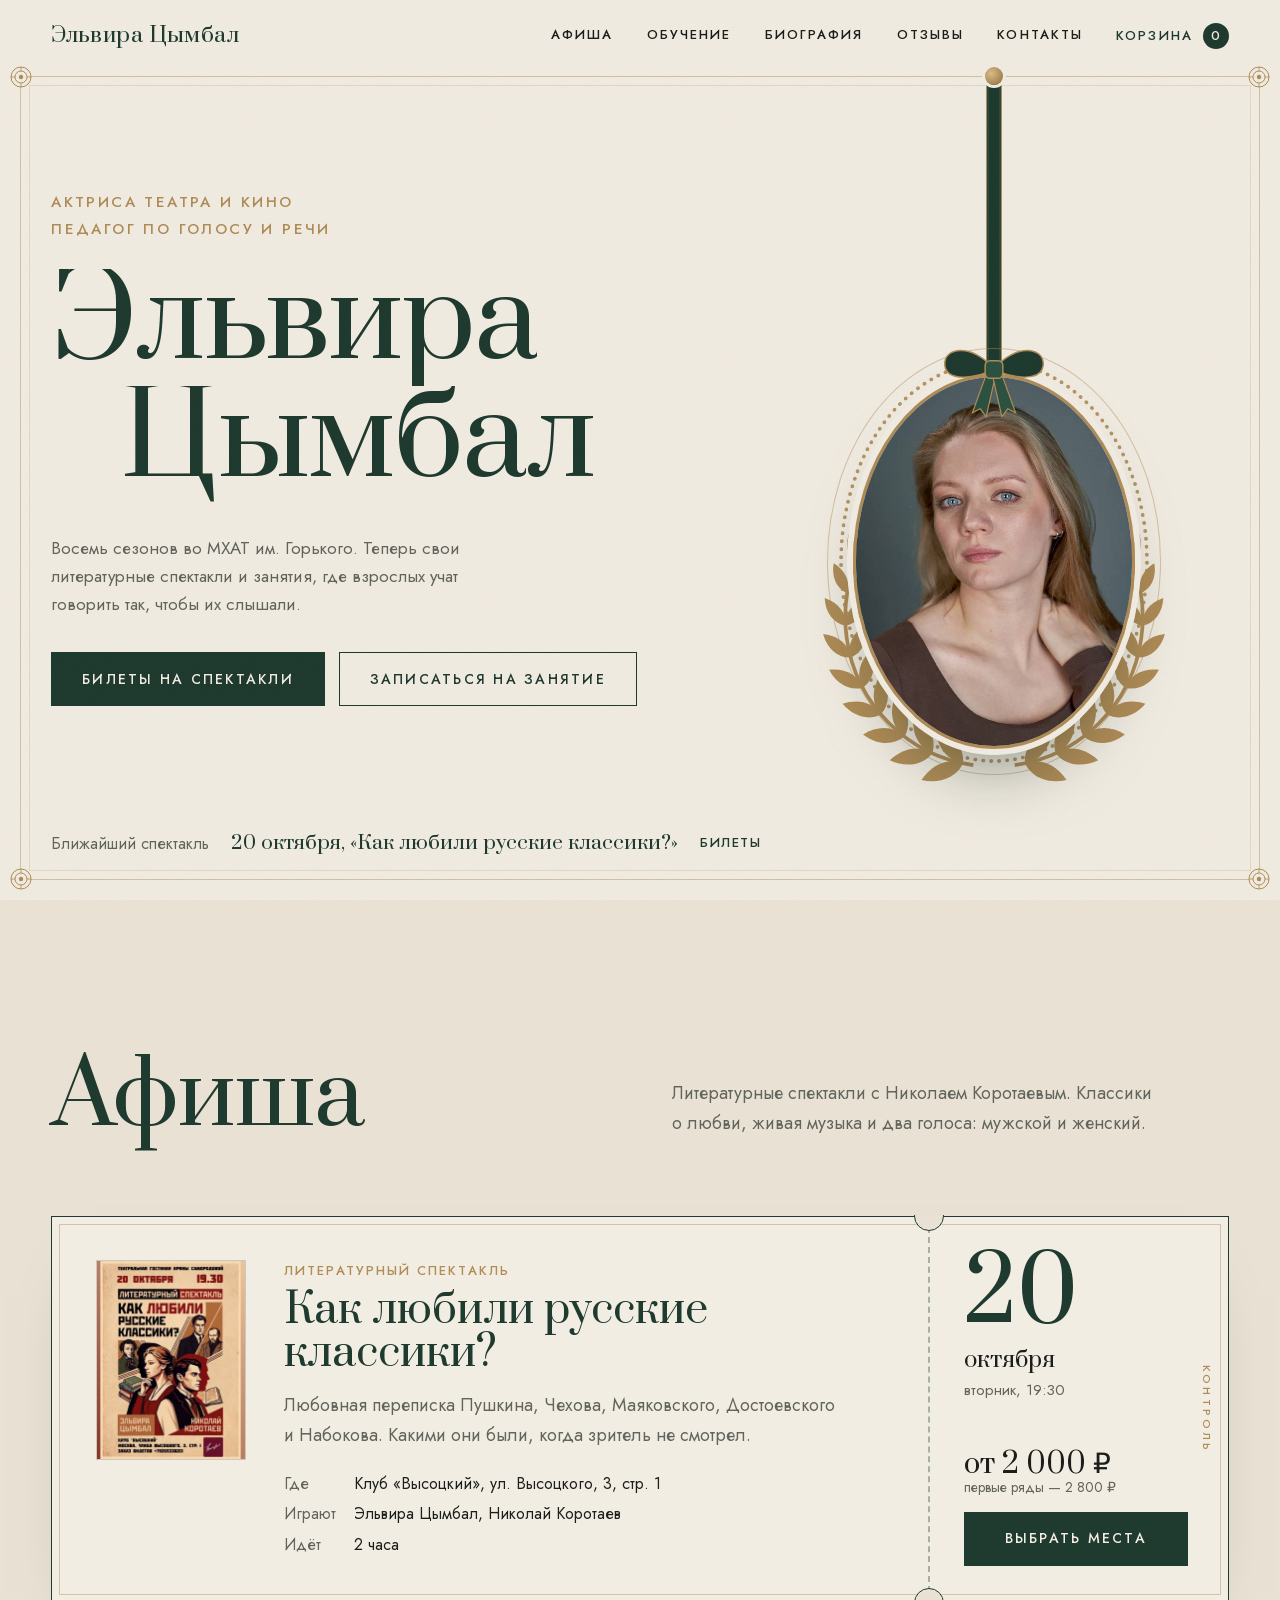
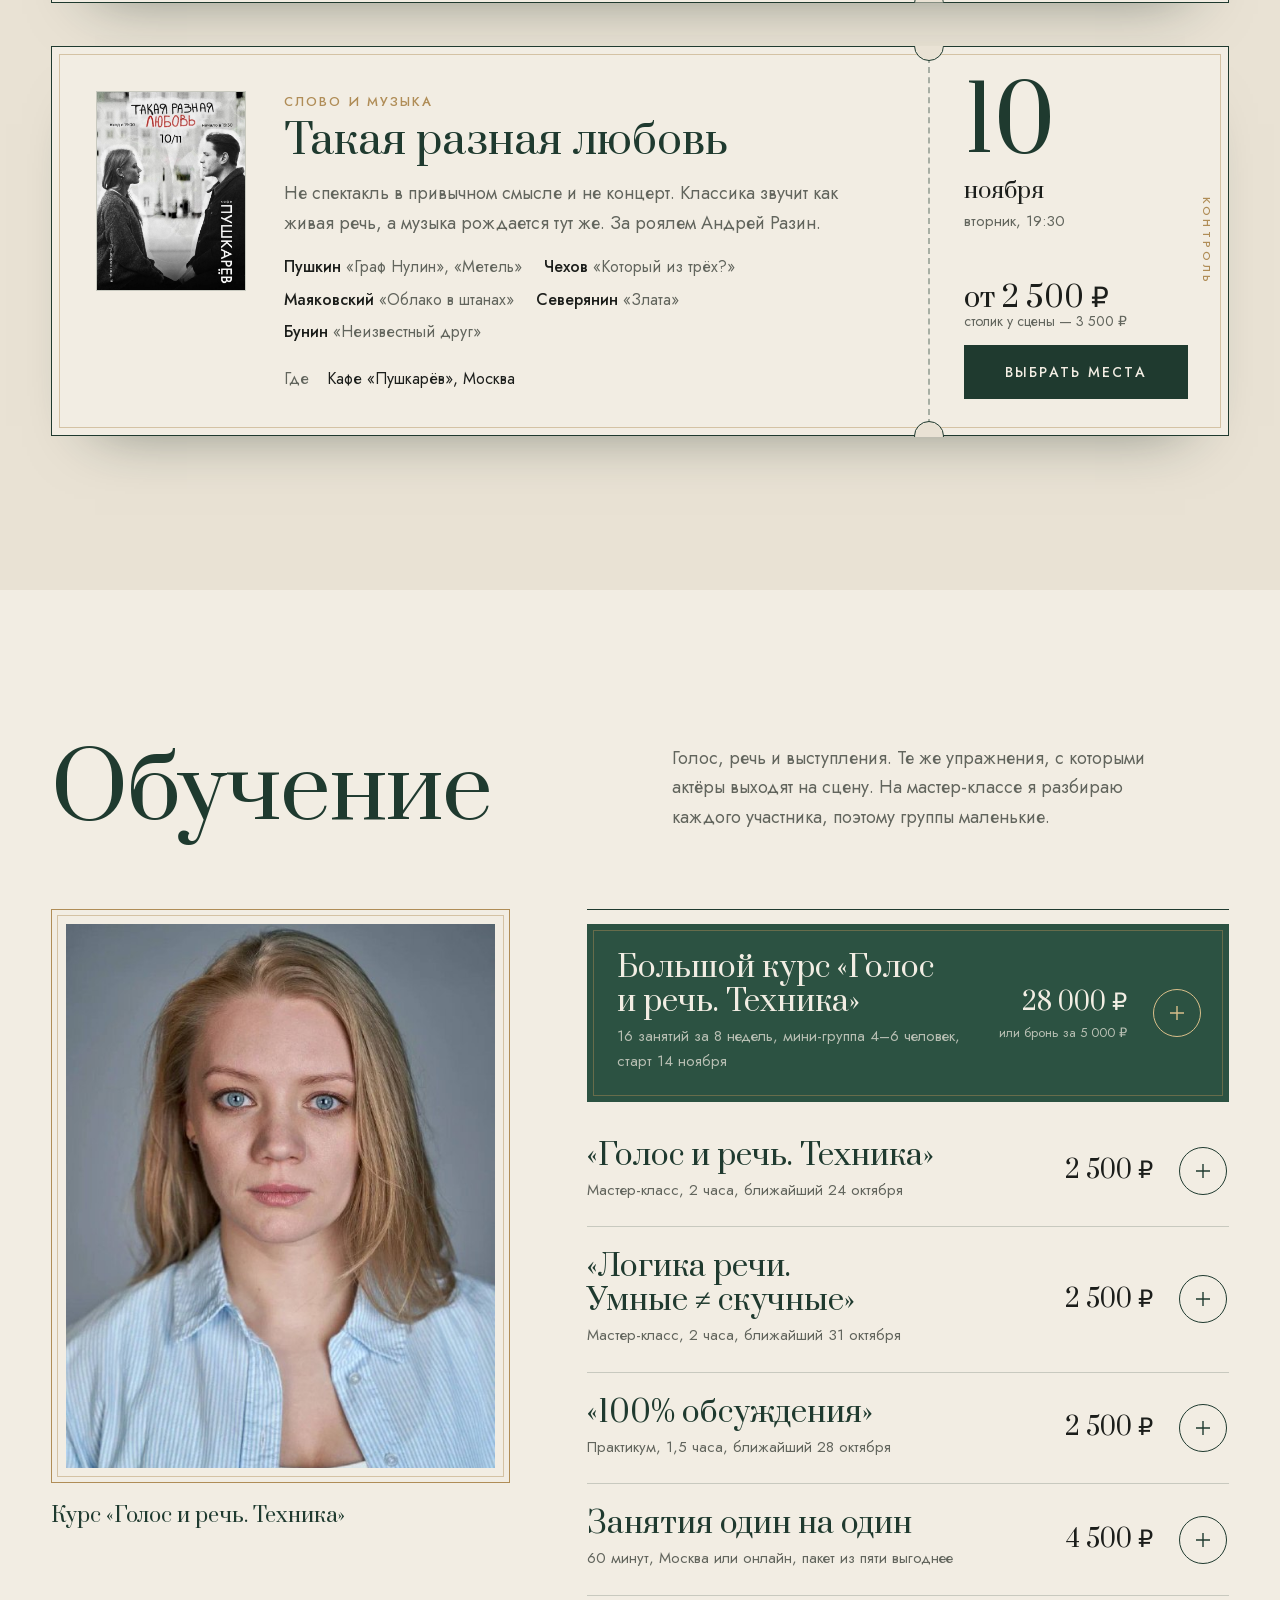
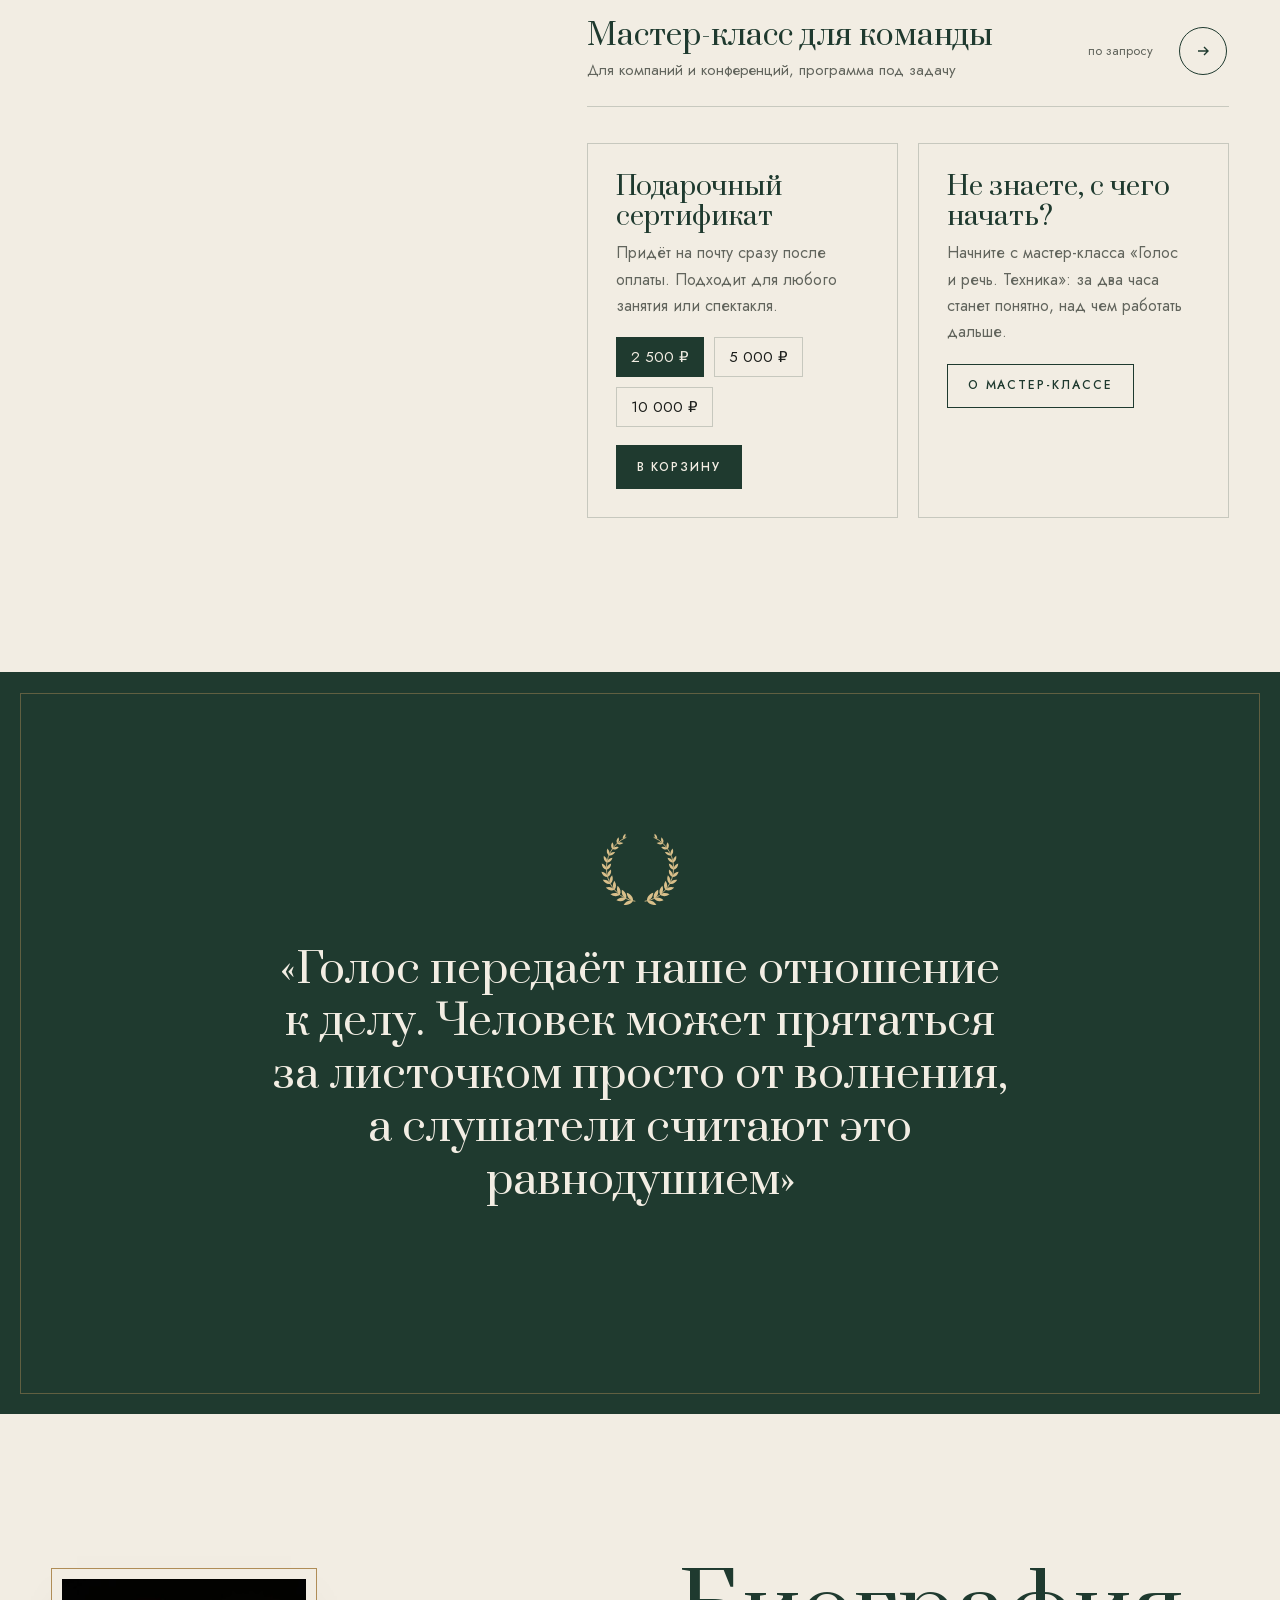
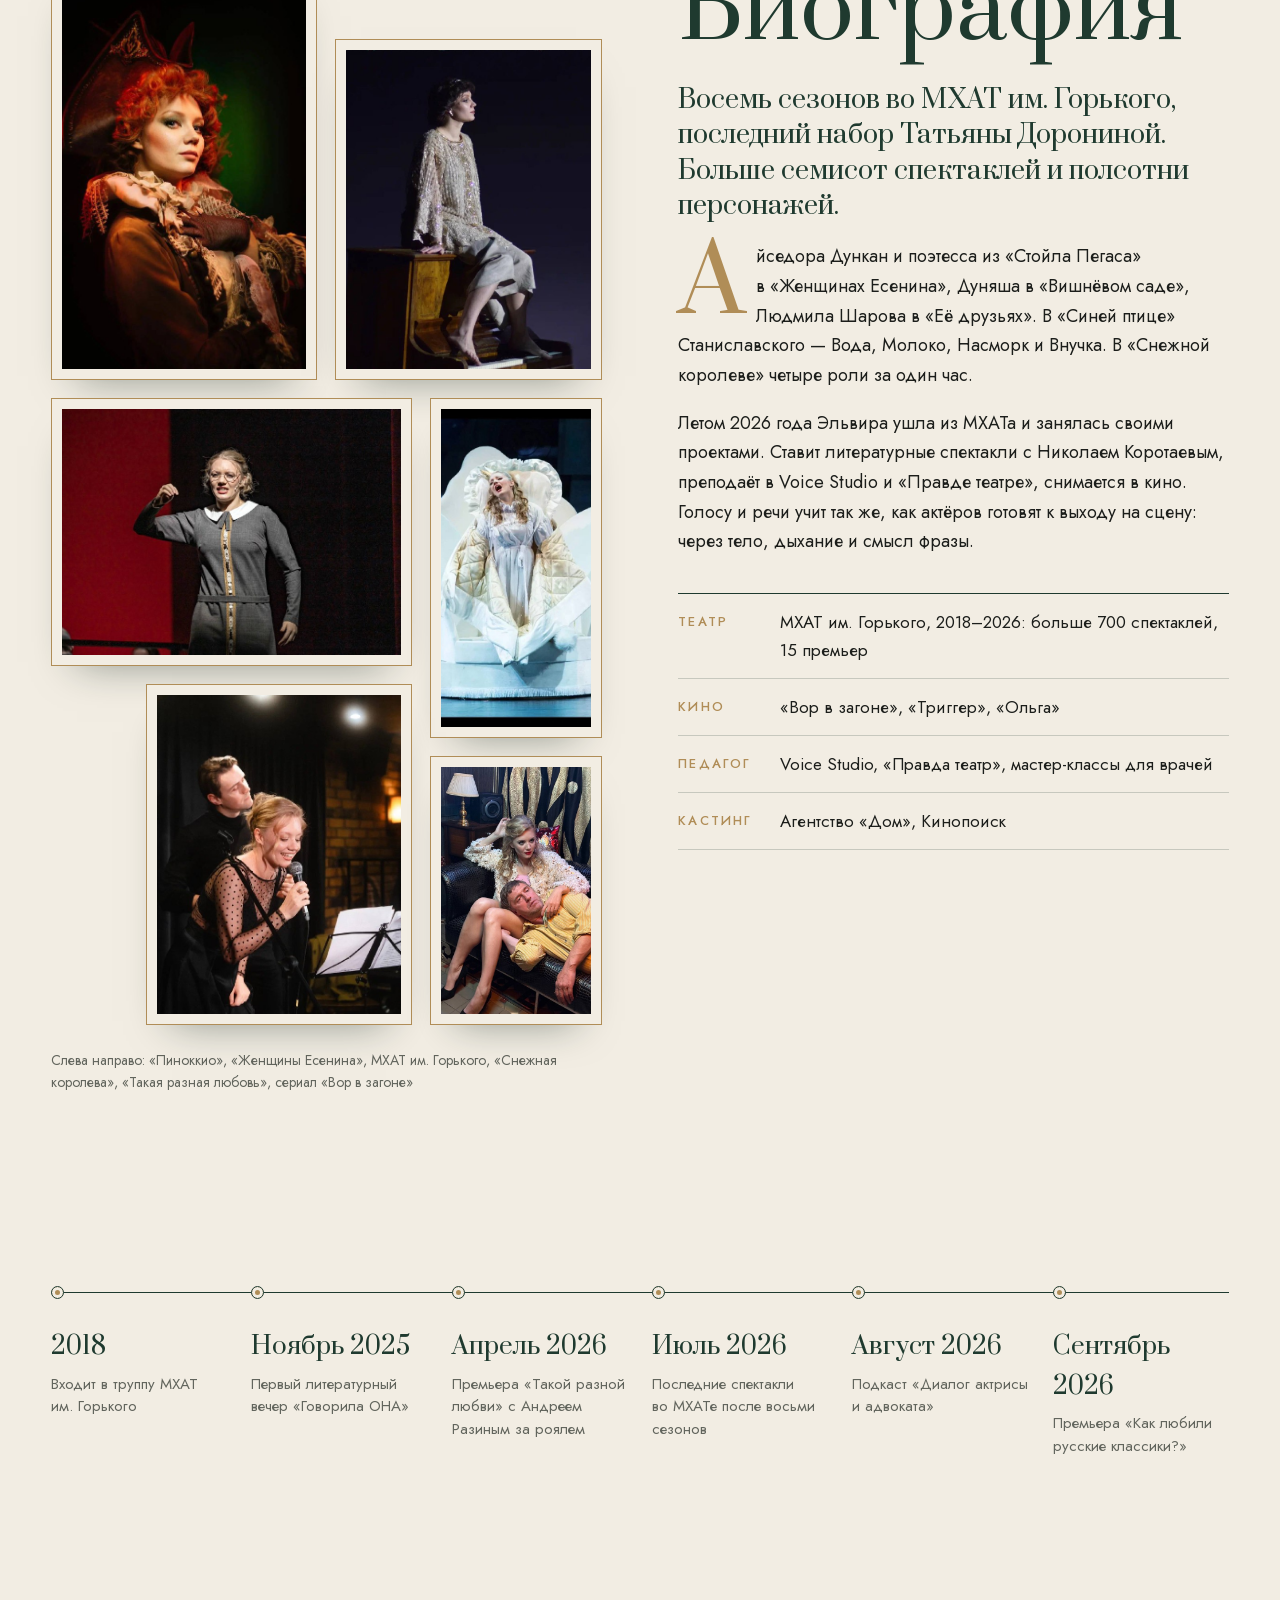
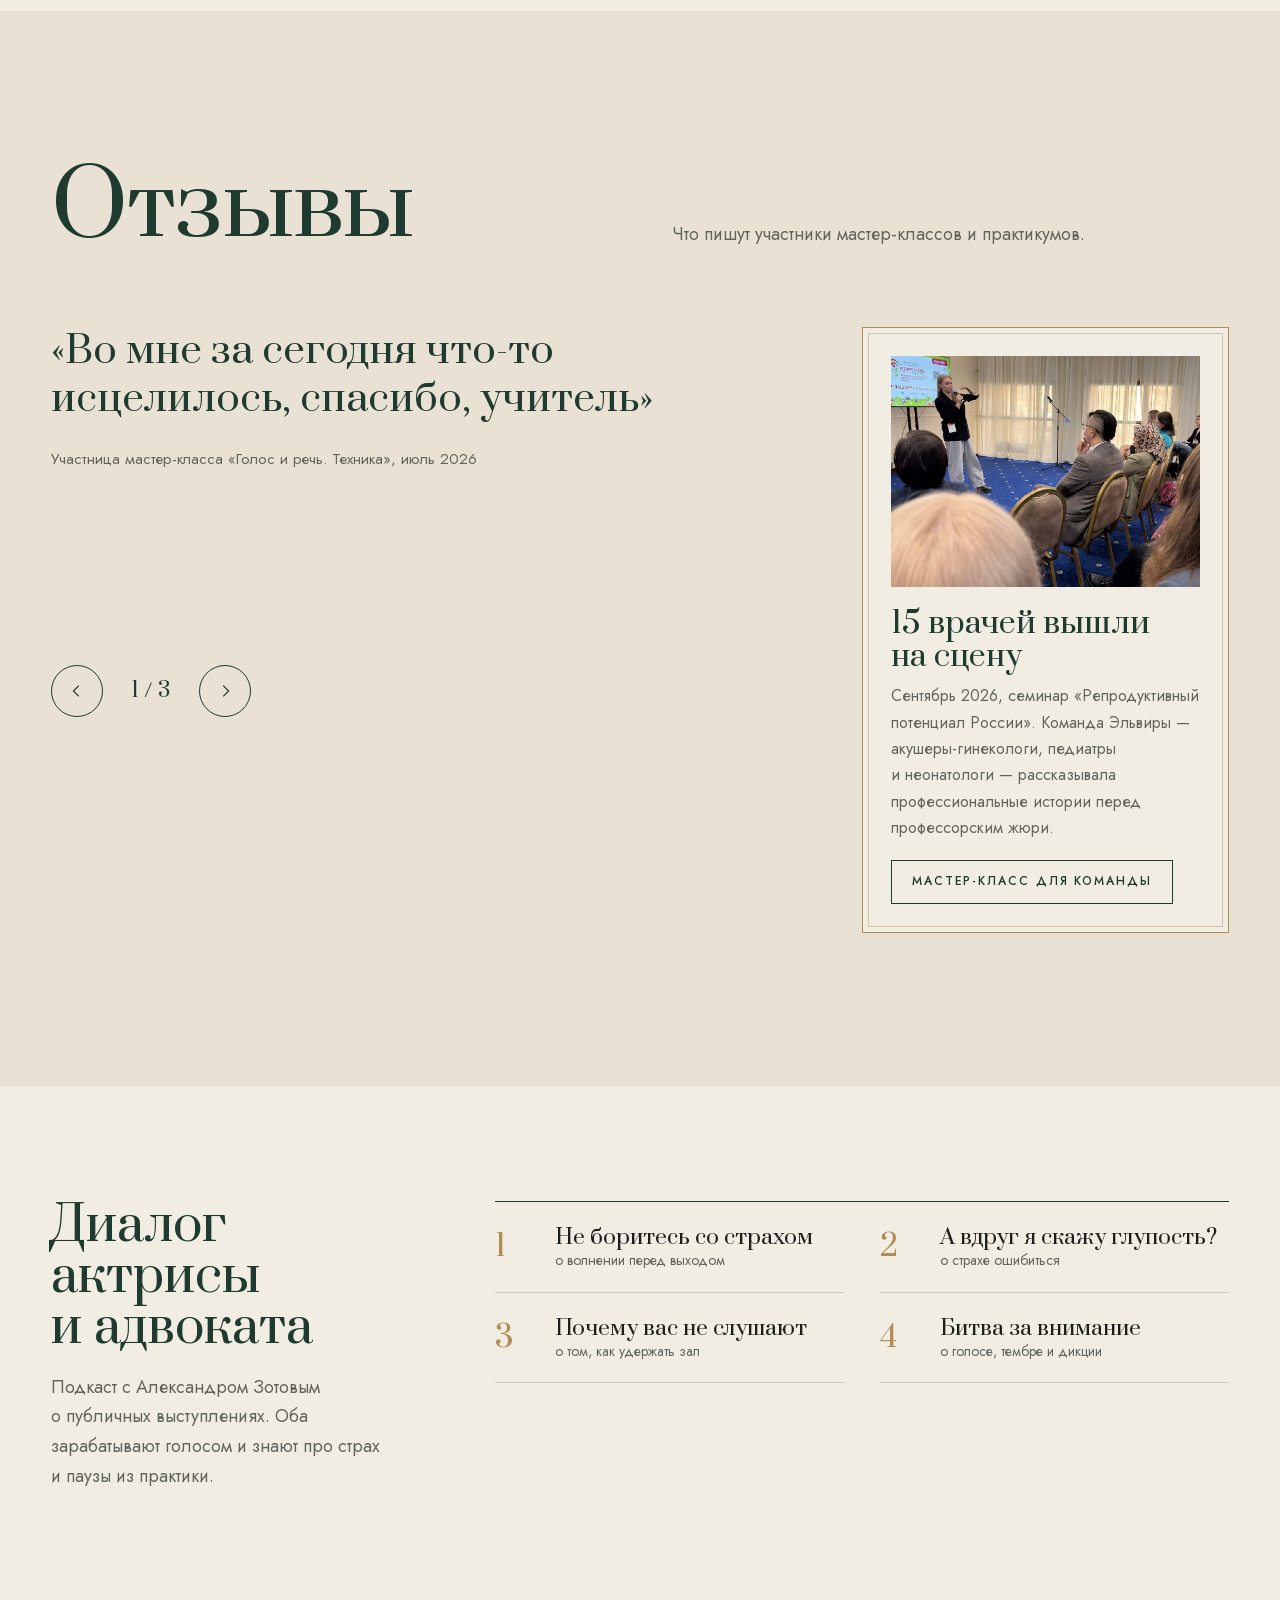
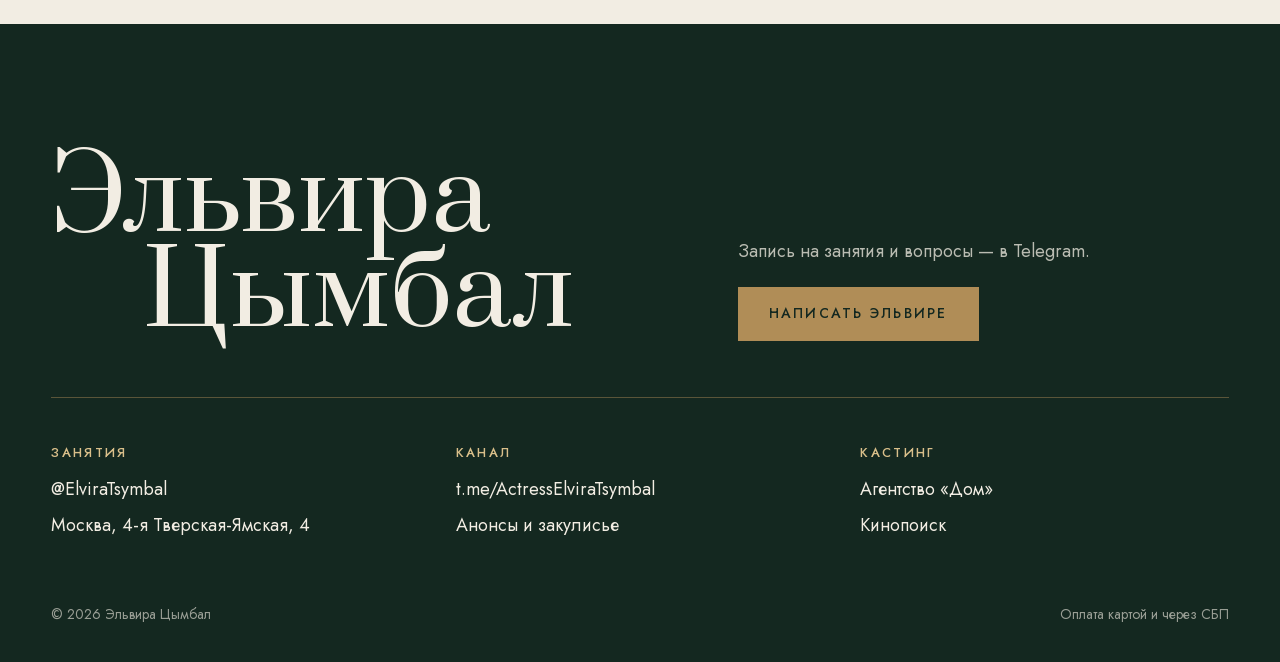
<file: v2.html>
<!doctype html>
<html lang="ru">
<head>
<meta charset="utf-8">
<meta name="viewport" content="width=device-width, initial-scale=1, viewport-fit=cover">
<title>Эльвира Цымбал — актриса и педагог</title>
<meta name="robots" content="noindex, nofollow">
<meta name="description" content="Эльвира Цымбал — актриса театра и кино, педагог по голосу и речи. Билеты на литературные спектакли, мастер-классы, курс и индивидуальные занятия.">
<meta name="theme-color" content="#f2ede3">
<link rel="icon" href="data:image/svg+xml,%3Csvg xmlns='http://www.w3.org/2000/svg' viewBox='0 0 64 64'%3E%3Crect width='64' height='64' rx='32' fill='%231f3a2f'/%3E%3Ctext x='32' y='42' font-family='Georgia' font-size='26' fill='%23d9bf8a' text-anchor='middle'%3E%D0%AD%D0%A6%3C/text%3E%3C/svg%3E">
<link rel="stylesheet" href="assets/fonts/fonts-v2.css">
<script>document.documentElement.classList.add('js');if('scrollRestoration' in history)history.scrollRestoration='manual';
setTimeout(function(){if(!window.__intro)document.documentElement.classList.add('force-open')},4000);</script>

<style>
/* ============ ТОКЕНЫ ============ */
:root{
  --iv:#f2ede3;          /* слоновая кость */
  --iv-2:#e9e2d4;
  --iv-3:#ddd3bf;
  --green:#1f3a2f;       /* зелёный ампир */
  --green-2:#2c5242;
  --green-deep:#142820;
  --gold:#b08d57;
  --gold-l:#d9bf8a;
  --gold-dim:rgba(176,141,87,.45);
  --ink:#1c1e1b;
  --mute:#62655d;
  --line:rgba(31,58,47,.2);

  --f-d:"Prata", Georgia, "Times New Roman", serif;
  --f-t:"Jost", "Helvetica Neue", Arial, sans-serif;
  --ease:cubic-bezier(.22,1,.36,1);

  --wrap:1280px;
  --gutter:clamp(16px, 4vw, 56px);
  --hd:72px;
  --noise:url("data:image/svg+xml,%3Csvg xmlns='http://www.w3.org/2000/svg' width='240' height='240'%3E%3Cfilter id='n'%3E%3CfeTurbulence type='fractalNoise' baseFrequency='.8' numOctaves='3' stitchTiles='stitch'/%3E%3CfeColorMatrix values='0 0 0 0 .5 0 0 0 0 .45 0 0 0 0 .4 0 0 0 .9 0'/%3E%3C/filter%3E%3Crect width='100%25' height='100%25' filter='url(%23n)'/%3E%3C/svg%3E");
}

/* ============ БАЗА ============ */
*,*::before,*::after{box-sizing:border-box}
html{-webkit-text-size-adjust:100%;text-size-adjust:100%;scroll-padding-top:var(--hd)}
body{
  margin:0;background:var(--iv);color:var(--ink);
  font-family:var(--f-t);font-size:18px;line-height:1.65;font-weight:400;
  -webkit-font-smoothing:antialiased;overflow-x:hidden;
}
body::before{content:"";position:fixed;inset:0;background:var(--noise);opacity:.1;mix-blend-mode:multiply;pointer-events:none;z-index:200}
img{display:block;max-width:100%;height:auto}
a{color:inherit;text-decoration:none}
button{font:inherit;color:inherit;background:none;border:0;padding:0;cursor:pointer}
input,textarea{font:inherit;color:inherit}
:focus-visible{outline:1.5px solid var(--gold);outline-offset:4px}
::selection{background:var(--green);color:var(--iv)}
.wrap{width:min(var(--wrap), 100% - 2*var(--gutter));margin-inline:auto}
h1,h2,h3{font-family:var(--f-d);font-weight:400;margin:0}

.btn{
  display:inline-flex;align-items:center;justify-content:center;gap:10px;min-height:54px;padding:0 30px;
  font-family:var(--f-t);font-size:14px;font-weight:500;letter-spacing:.16em;text-transform:uppercase;white-space:nowrap;
  border:1px solid var(--green);color:var(--green);
  transition:background-color .35s var(--ease), color .35s var(--ease), border-color .35s var(--ease), transform .16s var(--ease);
}
.btn:active{transform:scale(.98)}
.btn--green{background:var(--green);color:var(--iv)}
.btn--gold{background:var(--gold);border-color:var(--gold);color:var(--green-deep)}
@media (hover:hover){
  .btn:hover{background:var(--green);color:var(--iv)}
  .btn--green:hover{background:var(--green-2);border-color:var(--green-2)}
  .btn--gold:hover{background:var(--gold-l);border-color:var(--gold-l);color:var(--green-deep)}
}
.btn--sm{min-height:44px;padding:0 20px;font-size:12px}
@media (max-width:520px){ .btn{white-space:normal;text-align:center;line-height:1.35;padding-block:10px} }
.u{background:linear-gradient(currentColor,currentColor) 0 100%/0 1px no-repeat;transition:background-size .5s var(--ease);padding-bottom:2px}
.u:hover{background-size:100% 1px}

/* ============ ШАПКА ============ */
.hd{
  position:fixed;inset:0 0 auto;z-index:60;height:var(--hd);
  display:flex;align-items:center;justify-content:space-between;gap:24px;padding-inline:var(--gutter);
  transition:background-color .5s var(--ease), box-shadow .5s var(--ease);
}
.hd.is-solid{background:rgba(242,237,227,.92);backdrop-filter:blur(10px);-webkit-backdrop-filter:blur(10px);box-shadow:0 1px 0 var(--line)}
.hd__mark{font-family:var(--f-d);font-size:21px;letter-spacing:.02em;color:var(--green)}
.hd__nav{display:flex;align-items:center;gap:clamp(18px,2.6vw,40px);font-size:13px;font-weight:500;letter-spacing:.16em;text-transform:uppercase}
.cart-btn{display:inline-flex;align-items:center;gap:10px;min-height:44px;font-size:13px;font-weight:500;letter-spacing:.16em;text-transform:uppercase;color:var(--green)}
.cart-btn__count{display:inline-grid;place-items:center;min-width:26px;height:26px;padding:0 7px;border-radius:13px;background:var(--green);color:var(--iv);font-size:13px;letter-spacing:0}
.cart-btn__count.bump{animation:bump .45s var(--ease)}
@keyframes bump{40%{transform:scale(1.25)}}
.burger{display:none;width:44px;height:44px;place-items:center}
.burger span{display:block;width:24px;height:1px;background:var(--green);box-shadow:0 -7px 0 var(--green), 0 7px 0 var(--green)}
@media (max-width:980px){ .hd__nav .nav-item, .cart-btn__label{display:none} .burger{display:inline-grid} .hd__nav{gap:6px} }

.mnav{position:fixed;inset:0;z-index:70;background:var(--green);color:var(--iv);display:flex;flex-direction:column;justify-content:center;padding:var(--gutter);opacity:0;visibility:hidden;transition:opacity .4s var(--ease), visibility 0s .4s}
.mnav.is-open{opacity:1;visibility:visible;transition:opacity .4s var(--ease)}
.mnav a{font-family:var(--f-d);font-size:clamp(34px,9vw,52px);line-height:1.3;display:block}
.mnav__close{position:absolute;top:14px;right:14px;width:48px;height:48px;font-size:34px;line-height:1}
.mnav p{margin-top:36px;font-size:16px;opacity:.75}

/* ============ ПЕРВЫЙ ЭКРАН ============ */
.hero{position:relative;min-height:max(100svh, 700px);display:flex;flex-direction:column;overflow:hidden;isolation:isolate}
.hero__panel{position:absolute;inset:calc(var(--hd) + 4px) clamp(10px,1.6vw,22px) clamp(10px,1.6vw,22px);border:1px solid var(--gold-dim);pointer-events:none;z-index:0}
.hero__panel::before{content:"";position:absolute;inset:8px;border:1px solid rgba(176,141,87,.22)}
.rosette{position:absolute;width:22px;height:22px;color:var(--gold)}
.rosette--tl{left:-11px;top:-11px}.rosette--tr{right:-11px;top:-11px}.rosette--bl{left:-11px;bottom:-11px}.rosette--br{right:-11px;bottom:-11px}
.hero__grid{
  position:relative;z-index:1;flex:1;
  display:grid;grid-template-columns:minmax(0,7fr) minmax(0,5fr);gap:clamp(24px,4vw,64px);align-items:center;
  padding-top:calc(var(--hd) + 40px);padding-bottom:clamp(96px,13vh,140px);
}
.hero__role{margin:0 0 26px;font-size:15px;font-weight:500;letter-spacing:.16em;text-transform:uppercase;color:var(--gold);line-height:1.8}
.hero__name{font-size:clamp(64px, 9vw, 150px);line-height:.9;letter-spacing:-.015em;color:var(--green)}
.hero__name .l{display:block;white-space:nowrap}
.hero__name .l2{padding-left:.6em}
.hero__name .mask{display:inline-block;overflow:hidden;vertical-align:top;padding:.02em 0 .1em}
.hero__name .ch{display:inline-block}
.js .hero__name .ch{transform:translateY(112%)}
.hero__lead{margin:30px 0 0;max-width:44ch;font-size:clamp(17px,1.3vw,19px);color:var(--mute)}
.hero__cta{display:flex;flex-wrap:wrap;gap:14px;margin-top:34px}
.js .hero__fade{opacity:0;transform:translateY(14px)}

/* медальон на ленте */
.medal-col{align-self:stretch;display:flex;justify-content:center;margin-top:-36px}
.medal-wrap{display:flex;flex-direction:column;align-items:center;transform-origin:50% 0;will-change:transform}
.js .medal-wrap{visibility:hidden}
.ribbon{position:relative;flex:1;min-height:40px;width:16px;background:linear-gradient(90deg,var(--gold) 0 1px,#284a3c 1px 3px,var(--green) 3px 13px,#284a3c 13px 15px,var(--gold) 15px)}
.ribbon::before{content:"";position:absolute;left:50%;top:-9px;width:18px;height:18px;transform:translateX(-50%);border-radius:50%;background:radial-gradient(circle at 35% 35%,var(--gold-l),var(--gold) 60%,#8a6a3c);box-shadow:0 0 0 3px var(--iv)}
.medal{position:relative;width:clamp(220px, min(22vw, 37svh), 340px);aspect-ratio:3/4;margin:-6px 0 12%}
.medal__img{position:absolute;inset:0;border-radius:50%;overflow:hidden;border:3px solid var(--gold);box-shadow:0 0 0 6px var(--iv), 0 40px 70px -30px rgba(20,40,32,.55)}
.medal__img img{width:100%;height:100%;object-fit:cover;object-position:50% 30%}
.medal__beads{position:absolute;inset:-14px;border-radius:50%;border:4px dotted var(--gold);opacity:.9}
.medal__ring{position:absolute;inset:-26px;border-radius:50%;border:1px solid var(--gold-dim)}
.medal__bow{position:absolute;left:50%;top:-34px;width:118px;transform:translateX(-50%);z-index:2}
.medal__laurel{position:absolute;left:50%;bottom:-17%;width:132%;transform:translateX(-50%);color:var(--gold);z-index:-1}
.medal__laurel svg{width:100%;height:auto;overflow:visible}

.hero__next{
  position:absolute;z-index:2;left:var(--gutter);bottom:clamp(30px,4.5vh,48px);
  display:flex;align-items:center;gap:14px 22px;flex-wrap:wrap;font-size:16px;color:var(--mute);
  max-width:calc(100% - 2*var(--gutter));
}
.hero__next b{font-family:var(--f-d);font-weight:400;font-size:19px;color:var(--green)}
.hero__next .u{color:var(--green);font-weight:500;letter-spacing:.12em;text-transform:uppercase;font-size:13px}

@media (max-width:900px){
  .hero__grid{grid-template-columns:1fr;padding-top:0;align-content:start;gap:40px;padding-bottom:40px}
  .medal-col{order:-1;margin-top:calc(var(--hd) + 14px)}
  .ribbon{min-height:34px;flex:none}
  .medal{width:min(62vw, 300px)}
  .hero__name{font-size:clamp(56px,17vw,104px)}
  .hero__name .l2{padding-left:.5em}
  .hero__next{position:relative;left:auto;bottom:auto;margin:0 var(--gutter) 48px}
}

/* ============ СЕКЦИИ ============ */
.sec{position:relative;padding-block:clamp(96px,12vw,170px)}
.sec--alt{background:var(--iv-2)}
.head{display:grid;grid-template-columns:minmax(0,1fr) minmax(0,1fr);gap:24px 64px;align-items:end;margin-bottom:clamp(48px,6vw,84px)}
.head h2{font-size:clamp(52px,7vw,112px);line-height:.95;letter-spacing:-.01em;color:var(--green)}
.head p{margin:0;max-width:46ch;color:var(--mute)}
@media (max-width:760px){ .head{grid-template-columns:1fr} }

/* появление при прокрутке */
.js .rv{opacity:0;transform:translateY(22px);transition:opacity 1s var(--ease), transform 1.1s var(--ease)}
.js .rv.in{opacity:1;transform:none}

/* ============ АФИША: БИЛЕТЫ ============ */
.tickets{display:grid;gap:clamp(28px,3.4vw,44px)}
.ticket{position:relative;display:grid;grid-template-columns:minmax(0,1fr) 300px;background:var(--iv);border:1px solid var(--green);box-shadow:0 34px 60px -44px rgba(20,40,32,.55)}
.ticket::before{content:"";position:absolute;inset:7px;border:1px solid var(--gold-dim);pointer-events:none}
.ticket__main{display:grid;grid-template-columns:150px minmax(0,1fr);gap:clamp(22px,3vw,40px);padding:clamp(26px,3.4vw,44px)}
.ticket__poster{aspect-ratio:3/4;overflow:hidden;border:1px solid var(--line)}
.ticket__poster img{width:100%;height:100%;object-fit:cover;transition:transform 1.2s var(--ease)}
.ticket:hover .ticket__poster img{transform:scale(1.04)}
.ticket__kind{margin:0 0 8px;font-size:13px;font-weight:500;letter-spacing:.16em;text-transform:uppercase;color:var(--gold)}
.ticket__title{font-size:clamp(32px,3.2vw,48px);line-height:1.05;color:var(--green)}
.ticket__text{margin:16px 0 0;max-width:56ch;color:var(--mute)}
.ticket__meta{display:grid;grid-template-columns:auto 1fr;gap:4px 18px;margin:20px 0 0;font-size:16px}
.ticket__meta dt{color:var(--mute)}
.ticket__meta dd{margin:0}
.ticket__prog{margin:16px 0 0;padding:0;list-style:none;display:flex;flex-wrap:wrap;gap:6px 22px;font-size:16px;color:var(--mute)}
.ticket__prog b{font-weight:500;color:var(--ink)}
.ticket__stub{position:relative;display:flex;flex-direction:column;padding:clamp(26px,3vw,40px) 40px clamp(26px,3vw,36px) 34px;border-left:2px dashed rgba(31,58,47,.35)}
.notch{position:absolute;width:30px;height:30px;border-radius:50%;background:var(--iv-2);border:1px solid var(--green);z-index:2}
.notch--t{left:-16px;top:-16px;clip-path:inset(50% 0 0 0)}
.notch--b{left:-16px;bottom:-16px;clip-path:inset(0 0 50% 0)}
.ticket__ctrl{position:absolute;right:12px;top:50%;transform:translateY(-50%);writing-mode:vertical-rl;font-size:11px;font-weight:500;letter-spacing:.3em;text-transform:uppercase;color:var(--gold)}
.ticket__d{font-family:var(--f-d);font-size:88px;line-height:.9;color:var(--green)}
.ticket__m{margin-top:8px;font-family:var(--f-d);font-size:22px}
.ticket__w{font-size:15px;color:var(--mute)}
.ticket__price{margin:auto 0 16px;padding-top:22px;font-family:var(--f-d);font-size:28px;line-height:1.1}
.ticket__price small{display:block;font-family:var(--f-t);font-size:14px;color:var(--mute)}
@media (max-width:860px){
  .ticket{grid-template-columns:1fr}
  .ticket__stub{border-left:0;border-top:2px dashed rgba(31,58,47,.35);display:grid;grid-template-columns:auto 1fr;gap:4px 22px;align-items:end}
  .ticket__stub .ticket__d{grid-row:1 / 4;font-size:72px}
  .ticket__price{margin:0;padding:0;grid-column:2}
  .ticket__stub .btn{grid-column:1 / -1;margin-top:16px}
  .notch--t{left:-16px;top:-16px;clip-path:inset(0 0 0 50%)}
  .notch--b{left:auto;right:-16px;top:-16px;bottom:auto;clip-path:inset(0 50% 0 0)}
  .ticket__ctrl{display:none}
}
@media (max-width:560px){ .ticket__main{grid-template-columns:1fr} .ticket__poster{max-width:180px} }

/* ============ ОБУЧЕНИЕ: ПРЕЙСКУРАНТ ============ */
.pl{display:grid;grid-template-columns:minmax(0,5fr) minmax(0,7fr);gap:clamp(40px,6vw,100px);align-items:start}
.pl__preview{position:sticky;top:calc(var(--hd) + 28px)}
.pl__frame{position:relative;aspect-ratio:4/5;padding:14px;border:1px solid var(--gold);background:var(--iv)}
.pl__frame::before{content:"";position:absolute;inset:5px;border:1px solid var(--gold-dim);pointer-events:none}
.pl__imgs{position:relative;width:100%;height:100%;overflow:hidden;background:var(--iv-3)}
.pl__imgs img{position:absolute;inset:0;width:100%;height:100%;object-fit:cover;opacity:0;transform:scale(1.04);transition:opacity .7s var(--ease), transform 1.4s var(--ease)}
.pl__imgs .is-on{opacity:1;transform:none}
.pl__cap{margin:16px 0 0;font-family:var(--f-d);font-size:20px;color:var(--green)}
.pl__list{border-top:1px solid var(--green)}
.pl-row{display:grid;grid-template-columns:minmax(0,1fr) auto 50px;gap:14px 26px;align-items:center;padding:24px 0;border-bottom:1px solid var(--line);cursor:pointer;transition:padding .45s var(--ease), background-color .45s var(--ease)}
.pl-row:hover,.pl-row.is-active{padding-left:14px;padding-right:8px;background:rgba(31,58,47,.04)}
.pl-row__t{font-family:var(--f-d);font-size:clamp(24px,2.3vw,32px);line-height:1.15;color:var(--green)}
.pl-row__m{margin-top:4px;font-size:15px;color:var(--mute)}
.pl-row__p{font-family:var(--f-d);font-size:24px;white-space:nowrap;text-align:right}
.pl-row__p small{display:block;font-family:var(--f-t);font-size:13px;color:var(--mute)}
.plus{width:48px;height:48px;border-radius:50%;border:1px solid var(--green);display:grid;place-items:center;color:var(--green);transition:background-color .3s, color .3s, transform .16s}
.plus:hover{background:var(--green);color:var(--iv)}
.plus:active{transform:scale(.94)}
.plus svg{width:16px;height:16px}
.pl-row--feat{background:var(--green);color:var(--iv);padding:28px 26px;margin:14px 0;border:0;position:relative}
.pl-row--feat::before{content:"";position:absolute;inset:6px;border:1px solid var(--gold-dim);pointer-events:none}
.pl-row--feat:hover,.pl-row--feat.is-active{background:var(--green-2);padding-left:30px;padding-right:26px}
.pl-row--feat .pl-row__t{color:var(--iv)}
.pl-row--feat .pl-row__m,.pl-row--feat .pl-row__p small{color:rgba(242,237,227,.7)}
.pl-row--feat .plus{border-color:var(--gold-l);color:var(--gold-l)}
.pl-row--feat .plus:hover{background:var(--gold-l);color:var(--green)}
.pl-row__thumb{display:none}
.extras{display:grid;grid-template-columns:1fr 1fr;gap:20px;margin-top:36px}
.extra{position:relative;padding:28px;border:1px solid var(--line)}
.extra h3{font-size:26px;line-height:1.15;color:var(--green)}
.extra p{margin:8px 0 0;font-size:16px;color:var(--mute)}
.extra__row{display:flex;flex-wrap:wrap;align-items:center;gap:10px;margin-top:18px}
.chip{min-height:40px;padding:6px 14px;border:1px solid var(--line);font-size:15px;transition:border-color .25s, background-color .25s, color .25s}
.chip:hover{border-color:var(--green)}
.chip[aria-pressed="true"]{background:var(--green);border-color:var(--green);color:var(--iv)}
@media (max-width:900px){
  .pl{grid-template-columns:1fr}
  .pl__preview{display:none}
  .pl-row{grid-template-columns:72px minmax(0,1fr) 48px}
  .pl-row__thumb{display:block;width:72px;height:90px;object-fit:cover;border-radius:36px 36px 0 0;grid-row:1 / 3}
  .pl-row__p{grid-column:2;text-align:left}
  .pl-row .plus{grid-column:3;grid-row:1 / 3}
  .pl-row--feat{grid-template-columns:minmax(0,1fr) 48px;padding:24px 20px}
  .pl-row--feat .pl-row__thumb{display:none}
  .pl-row--feat .pl-row__p{grid-column:1}
  .pl-row--feat .plus{grid-column:2;grid-row:1 / 3}
  .extras{grid-template-columns:1fr}
}

/* ============ ЦИТАТА ============ */
.q{position:relative;margin:0;background:var(--green);color:var(--iv);text-align:center;padding:clamp(100px,12vw,170px) var(--gutter);overflow:hidden}
.q::before{content:"";position:absolute;inset:clamp(10px,1.6vw,22px);border:1px solid var(--gold-dim);pointer-events:none}
.q__wreath{width:84px;height:84px;margin:0 auto 34px;color:var(--gold-l)}
.q blockquote{margin:0 auto;max-width:28ch;font-family:var(--f-d);font-size:clamp(28px,3.3vw,50px);line-height:1.25}
.q figcaption{margin-top:30px;font-size:14px;font-weight:500;letter-spacing:.16em;text-transform:uppercase;color:var(--gold-l)}

/* ============ БИОГРАФИЯ ============ */
.bio{display:grid;grid-template-columns:minmax(0,6fr) minmax(0,6fr);gap:clamp(40px,6vw,100px);align-items:start}
.salon{display:grid;grid-template-columns:repeat(6,minmax(0,1fr));grid-auto-rows:clamp(36px,4.2vw,58px);gap:clamp(10px,1.4vw,18px)}
.fr{position:relative;margin:0;padding:clamp(6px,.8vw,10px);background:var(--iv);border:1px solid var(--gold);box-shadow:0 22px 40px -26px rgba(20,40,32,.5)}
.fr img{width:100%;height:100%;object-fit:cover}
.fr--1{grid-column:1/4;grid-row:1/7}
.fr--2{grid-column:4/7;grid-row:2/7}
.fr--3{grid-column:1/5;grid-row:7/11}
.fr--4{grid-column:5/7;grid-row:7/12}
.fr--5{grid-column:2/5;grid-row:11/16}
.fr--6{grid-column:5/7;grid-row:12/16}
.salon__label{grid-column:1/-1;grid-row:16/18;align-self:start;margin:6px 0 0;font-size:14px;line-height:1.6;color:var(--mute)}
.bio__text h2{font-size:clamp(52px,7vw,112px);line-height:.95;color:var(--green);margin-bottom:30px}
.bio__lead{margin:0;font-family:var(--f-d);font-size:clamp(23px,2vw,29px);line-height:1.38;color:var(--green)}
.bio__text p{max-width:58ch}
.dropcap::first-letter{float:left;font-family:var(--f-d);font-size:5.1em;line-height:.8;padding:.06em .12em 0 0;color:var(--gold)}
.facts{margin:36px 0 0;display:grid;grid-template-columns:auto 1fr;border-top:1px solid var(--green)}
.facts dt,.facts dd{margin:0;padding:14px 0;border-bottom:1px solid var(--line)}
.facts dt{padding-right:28px;padding-top:17px;font-size:13px;font-weight:500;letter-spacing:.16em;text-transform:uppercase;color:var(--gold)}
.facts dd{font-size:17px}
@media (max-width:980px){ .bio{grid-template-columns:1fr} }

.tl{position:relative;display:grid;grid-template-columns:repeat(6,minmax(0,1fr));gap:24px;margin:clamp(80px,9vw,130px) 0 0;padding:44px 0 0}
.tl::before{content:"";position:absolute;left:0;right:0;top:9px;height:1px;background:var(--green)}
.tl li{position:relative;list-style:none}
.tl li::before{content:"";position:absolute;top:-41px;left:0;width:13px;height:13px;border-radius:50%;background:var(--iv);border:1px solid var(--green);box-shadow:inset 0 0 0 3px var(--iv), inset 0 0 0 7px var(--gold)}
.tl time{display:block;font-family:var(--f-d);font-size:24px;color:var(--green)}
.tl p{margin:6px 0 0;font-size:15px;line-height:1.5;color:var(--mute)}
@media (max-width:980px){
  .tl{grid-template-columns:1fr;padding:0 0 0 32px;gap:26px}
  .tl::before{left:6px;right:auto;top:0;bottom:0;width:1px;height:auto}
  .tl li::before{left:-32px;top:8px}
}

/* ============ ОТЗЫВЫ ============ */
.rev{display:grid;grid-template-columns:minmax(0,8fr) minmax(0,4fr);gap:clamp(40px,6vw,96px);align-items:start}
.rev__stage{position:relative;min-height:300px}
.rev__q{position:absolute;inset:0 0 auto;margin:0;opacity:0;transform:translateY(14px);transition:opacity .6s var(--ease), transform .8s var(--ease);pointer-events:none}
.rev__q.is-on{position:relative;opacity:1;transform:none;pointer-events:auto}
.rev__q blockquote{margin:0;font-family:var(--f-d);font-size:clamp(28px,3vw,46px);line-height:1.25;color:var(--green)}
.rev__q blockquote::before{content:"«"}
.rev__q blockquote::after{content:"»"}
.rev__q figcaption{margin-top:24px;font-size:15px;color:var(--mute)}
.rev__nav{display:flex;align-items:center;gap:18px;margin-top:38px}
.rev__nav button{width:52px;height:52px;border-radius:50%;border:1px solid var(--green);display:grid;place-items:center;color:var(--green);transition:background-color .3s, color .3s}
.rev__nav button:hover{background:var(--green);color:var(--iv)}
.rev__nav svg{width:18px;height:18px}
.rev__count{font-family:var(--f-d);font-size:20px;color:var(--green);min-width:60px;text-align:center}
.case{padding:28px;border:1px solid var(--gold);background:var(--iv);position:relative}
.case::before{content:"";position:absolute;inset:5px;border:1px solid var(--gold-dim);pointer-events:none}
.case img{width:100%;aspect-ratio:4/3;object-fit:cover;object-position:20% 40%}
.case h3{margin-top:20px;font-size:30px;line-height:1.1;color:var(--green)}
.case p{margin:10px 0 18px;font-size:16px;color:var(--mute)}
@media (max-width:900px){ .rev{grid-template-columns:1fr} }

/* ============ ПОДКАСТ ============ */
.pod{display:grid;grid-template-columns:minmax(0,4fr) minmax(0,8fr);gap:clamp(32px,6vw,96px);align-items:start}
.pod h2{font-size:clamp(36px,3.8vw,56px);line-height:1.05;color:var(--green)}
.pod p{color:var(--mute)}
.eps{display:grid;grid-template-columns:repeat(2,minmax(0,1fr));gap:0 36px;margin:0;padding:0;list-style:none;border-top:1px solid var(--green)}
.eps a{display:grid;grid-template-columns:44px 1fr;gap:16px;align-items:center;padding:20px 0;border-bottom:1px solid var(--line);transition:color .3s}
.eps a:hover{color:var(--green)}
.eps .n{font-family:var(--f-d);font-size:30px;color:var(--gold)}
.eps .t{font-family:var(--f-d);font-size:21px;line-height:1.2}
.eps small{display:block;font-family:var(--f-t);font-size:14px;color:var(--mute);margin-top:2px}
@media (max-width:860px){ .pod{grid-template-columns:1fr} .eps{grid-template-columns:1fr} }

/* ============ ПОДВАЛ ============ */
.ft{position:relative;background:var(--green-deep);color:var(--iv);padding:clamp(80px,10vw,140px) 0 36px;overflow:hidden}
.ft__top{display:grid;grid-template-columns:minmax(0,1.3fr) minmax(0,1fr);gap:48px;align-items:end;padding-bottom:56px;border-bottom:1px solid var(--gold-dim)}
.ft__name{margin:0;font-family:var(--f-d);font-size:clamp(52px,8vw,128px);line-height:.92;color:var(--iv)}
.ft__name span{display:block;padding-left:.9em}
.ft__cta p{margin:0 0 20px;color:rgba(242,237,227,.75);max-width:36ch}
.ft__cols{display:grid;grid-template-columns:repeat(3,minmax(0,1fr));gap:36px;padding-top:44px}
.ft__cols h3{font-family:var(--f-t);font-size:13px;font-weight:500;letter-spacing:.18em;text-transform:uppercase;color:var(--gold-l);margin-bottom:12px}
.ft__cols p{margin:0 0 6px}
.ft__legal{display:flex;justify-content:space-between;flex-wrap:wrap;gap:12px;margin-top:56px;font-size:14px;color:rgba(242,237,227,.6)}
@media (max-width:860px){ .ft__top,.ft__cols{grid-template-columns:1fr} }

/* ============ КОРЗИНА И ОКНА ============ */
.scrim{position:fixed;inset:0;z-index:80;background:rgba(20,40,32,.45);opacity:0;visibility:hidden;transition:opacity .4s var(--ease), visibility 0s .4s}
.scrim.is-on{opacity:1;visibility:visible;transition:opacity .4s var(--ease)}
.drawer{position:fixed;z-index:90;top:0;right:0;bottom:0;width:min(480px,100%);background:var(--iv);display:flex;flex-direction:column;transform:translateX(100%);visibility:hidden;transition:transform .55s var(--ease), visibility 0s .55s;border-left:1px solid var(--gold)}
.drawer.is-open{transform:none;visibility:visible;transition:transform .55s var(--ease)}
.drawer__head{display:flex;justify-content:space-between;align-items:center;padding:18px 20px 18px 28px;border-bottom:1px solid var(--line)}
.drawer__head h2{font-size:32px;color:var(--green)}
.x{width:44px;height:44px;display:grid;place-items:center;font-size:30px;line-height:1;color:var(--green)}
.drawer__body{flex:1;overflow:auto;padding:6px 28px;overscroll-behavior:contain}
.drawer__foot{padding:22px 28px 28px;border-top:1px solid var(--line)}
.total{display:flex;justify-content:space-between;align-items:baseline;margin-bottom:18px}
.total b{font-family:var(--f-d);font-weight:400;font-size:32px;color:var(--green)}
.drawer__foot .btn{width:100%}
.line{display:grid;grid-template-columns:60px 1fr auto;gap:16px;padding:20px 0;border-bottom:1px solid var(--line)}
.line__img{width:60px;height:76px;object-fit:cover;border-radius:30px 30px 0 0;background:var(--iv-3)}
.line__t{font-family:var(--f-d);font-size:19px;line-height:1.2;color:var(--green)}
.line__m{font-size:14px;color:var(--mute);margin-top:3px}
.line__r{display:flex;flex-direction:column;align-items:flex-end;justify-content:space-between;gap:8px}
.line__p{font-family:var(--f-d);font-size:19px;white-space:nowrap}
.qty{display:inline-flex;align-items:center;border:1px solid var(--line);margin-top:10px}
.qty button{width:36px;height:36px;font-size:18px;line-height:1}
.qty span{min-width:28px;text-align:center;font-size:16px}
.rm{font-size:14px;color:var(--mute);text-decoration:underline;text-underline-offset:3px;padding:6px 0}
.empty{padding:56px 0;text-align:center}
.empty p{margin:0 0 22px;font-family:var(--f-d);font-size:22px;color:var(--green)}
.empty .btn{margin:6px}

.modal{position:fixed;z-index:95;left:50%;top:50%;width:min(620px, calc(100% - 32px));max-height:calc(100svh - 32px);overflow:auto;overscroll-behavior:contain;background:var(--iv);border:1px solid var(--gold);opacity:0;visibility:hidden;transform:translate(-50%,-48%) scale(.98);transition:opacity .3s var(--ease), transform .45s var(--ease), visibility 0s .45s}
.modal.is-open{opacity:1;visibility:visible;transform:translate(-50%,-50%);transition:opacity .3s var(--ease), transform .45s var(--ease)}
.modal--wide{width:min(960px, calc(100% - 32px))}
.modal__in{position:relative;padding:clamp(26px,4vw,44px)}
.modal .x{position:absolute;right:10px;top:10px;z-index:2}
.modal h2{margin-right:40px;font-size:clamp(28px,3.2vw,40px);line-height:1.1;color:var(--green)}
.modal__sub{margin:10px 0 0;color:var(--mute);font-size:16px}
.opt{position:relative;display:flex;justify-content:space-between;align-items:center;gap:16px;padding:16px 18px;border:1px solid var(--line);margin-top:10px;cursor:pointer;transition:border-color .25s, background-color .25s, box-shadow .25s}
.opt:hover{border-color:var(--green)}
.opt input{position:absolute;opacity:0;pointer-events:none}
.opt.is-on{border-color:var(--green);background:rgba(31,58,47,.05);box-shadow:inset 3px 0 0 var(--gold)}
.opt b{font-family:var(--f-d);font-weight:400;font-size:20px;color:var(--green)}
.opt small{display:block;font-size:14px;color:var(--mute)}
.opt__p{font-family:var(--f-d);font-size:21px;white-space:nowrap}
.row-buy{display:flex;align-items:center;justify-content:space-between;gap:20px;flex-wrap:wrap;margin-top:28px;padding-top:22px;border-top:1px solid var(--line)}
.sum{font-family:var(--f-d);font-size:28px;line-height:1.1;color:var(--green)}
.sum small{display:block;font-family:var(--f-t);font-size:14px;color:var(--mute)}
.pmodal{display:grid;grid-template-columns:minmax(0,.8fr) minmax(0,1.2fr)}
.pmodal__img{position:relative;min-height:320px;background:var(--iv-3)}
.pmodal__img img{position:absolute;inset:0;width:100%;height:100%;object-fit:cover}
.pmodal ul{margin:14px 0 0;padding-left:20px}
.pmodal li{margin:5px 0;font-size:16px;line-height:1.5}
.pmodal p{font-size:17px}
@media (max-width:760px){ .pmodal{grid-template-columns:1fr} .pmodal__img{min-height:220px} }
.form{display:grid;gap:14px;margin-top:22px}
.field label{display:block;font-size:14px;color:var(--mute);margin-bottom:4px}
.field input,.field textarea{width:100%;min-height:50px;padding:10px 14px;background:#fbf8f2;border:1px solid var(--line);font-size:17px;border-radius:0;transition:border-color .25s}
.field input:focus,.field textarea:focus{outline:none;border-color:var(--green)}
.field textarea{min-height:96px;resize:vertical}
.field.err input{border-color:#9b2c2c}
.field .hint{font-size:14px;color:#9b2c2c;margin-top:4px;display:none}
.field.err .hint{display:block}
.two{display:grid;grid-template-columns:1fr 1fr;gap:14px}
@media (max-width:560px){ .two{grid-template-columns:1fr} }
.pay{display:grid;grid-template-columns:1fr 1fr;gap:10px}
.pay .opt{margin:0}
.done{text-align:center;padding:20px 0 6px}
.done svg{width:80px;height:80px;color:var(--green);margin:0 auto 14px;display:block}
.done p{color:var(--mute);max-width:44ch;margin-inline:auto}
.summary{margin-top:18px;border-top:1px solid var(--line)}
.summary div{display:flex;justify-content:space-between;gap:16px;padding:8px 0;font-size:16px;border-bottom:1px solid var(--line)}
.toast{position:fixed;z-index:100;left:50%;bottom:24px;transform:translate(-50%,24px);opacity:0;visibility:hidden;display:flex;align-items:center;gap:18px;padding:12px 12px 12px 22px;background:var(--green);color:var(--iv);box-shadow:0 20px 40px -12px rgba(20,40,32,.5);transition:transform .45s var(--ease), opacity .3s, visibility 0s .45s;width:max-content;max-width:calc(100% - 32px);font-size:16px}
.toast.is-on{transform:translate(-50%,0);opacity:1;visibility:visible;transition:transform .45s var(--ease), opacity .3s}
.toast button{min-height:40px;padding:0 14px;border:1px solid var(--gold-l);color:var(--gold-l);font-size:12px;font-weight:500;letter-spacing:.16em;text-transform:uppercase;white-space:nowrap}

/* страховка, если скрипт не загрузился */
.force-open .medal-wrap{visibility:visible}
.force-open .hero__name .ch{transform:none}
.force-open .hero__fade{opacity:1;transform:none}
.force-open .rv{opacity:1;transform:none}

@media (prefers-reduced-motion: reduce){
  *,*::before,*::after{transition-duration:.01ms !important;animation-duration:.01ms !important}
  .js .rv{opacity:1;transform:none}
}
</style>
</head>
<body>

<svg width="0" height="0" style="position:absolute" aria-hidden="true" focusable="false">
  <defs>
    <symbol id="wreath" viewBox="0 0 200 200"><g id="wreath-leaves"></g></symbol>
    <symbol id="rosette" viewBox="0 0 22 22"><circle cx="11" cy="11" r="10" fill="#f2ede3" stroke="currentColor"/><circle cx="11" cy="11" r="6" fill="none" stroke="currentColor"/><circle cx="11" cy="11" r="2.2" fill="currentColor"/><g stroke="currentColor" stroke-width=".8"><path d="M11 1v4M11 17v4M1 11h4M17 11h4"/></g></symbol>
  </defs>
</svg>

<header class="hd" id="hd">
  <a class="hd__mark" href="#top">Эльвира Цымбал</a>
  <nav class="hd__nav" aria-label="Разделы">
    <a class="u nav-item" href="#afisha">Афиша</a>
    <a class="u nav-item" href="#learn">Обучение</a>
    <a class="u nav-item" href="#bio">Биография</a>
    <a class="u nav-item" href="#reviews">Отзывы</a>
    <a class="u nav-item" href="#contacts">Контакты</a>
    <button class="cart-btn" type="button" data-open-cart aria-label="Корзина"><span class="cart-btn__label">Корзина</span><span class="cart-btn__count" id="cart-count">0</span></button>
    <button class="burger" type="button" aria-label="Меню" data-open-menu><span></span></button>
  </nav>
</header>

<div class="mnav" id="mnav" role="dialog" aria-modal="true" aria-label="Меню">
  <button class="mnav__close" type="button" data-close-menu aria-label="Закрыть меню">×</button>
  <a href="#afisha">Афиша</a><a href="#learn">Обучение</a><a href="#bio">Биография</a><a href="#reviews">Отзывы</a><a href="#podcast">Подкаст</a><a href="#contacts">Контакты</a>
  <p>Запись на&nbsp;занятия: <a href="https://t.me/ElviraTsymbal" target="_blank" rel="noopener" style="display:inline;font:inherit">@ElviraTsymbal</a></p>
</div>

<main>
<!-- ============ ПЕРВЫЙ ЭКРАН ============ -->
<section class="hero" id="top" aria-label="Эльвира Цымбал">
  <div class="hero__panel" aria-hidden="true">
    <svg class="rosette rosette--tl"><use href="#rosette"/></svg><svg class="rosette rosette--tr"><use href="#rosette"/></svg>
    <svg class="rosette rosette--bl"><use href="#rosette"/></svg><svg class="rosette rosette--br"><use href="#rosette"/></svg>
  </div>
  <div class="hero__grid wrap">
    <div class="hero__text">
      <p class="hero__role hero__fade">Актриса театра и&nbsp;кино<br>Педагог по&nbsp;голосу и&nbsp;речи</p>
      <h1 class="hero__name" id="hero-name" aria-label="Эльвира Цымбал"><span class="l l1">Эльвира</span><span class="l l2">Цымбал</span></h1>
      <p class="hero__lead hero__fade">Восемь сезонов во&nbsp;МХАТ им.&nbsp;Горького. Теперь свои литературные спектакли и&nbsp;занятия, где взрослых учат говорить так, чтобы их слышали.</p>
      <div class="hero__cta hero__fade">
        <a class="btn btn--green" href="#afisha">Билеты на&nbsp;спектакли</a>
        <a class="btn" href="#learn">Записаться на&nbsp;занятие</a>
      </div>
    </div>
    <div class="medal-col">
      <div class="medal-wrap" id="medal">
        <div class="ribbon" aria-hidden="true"></div>
        <figure class="medal">
          <svg class="medal__bow" viewBox="0 0 120 80" aria-hidden="true">
            <path d="M60 30C40 4 8 6 10 26c2 16 30 14 50 4z" fill="#1f3a2f" stroke="#b08d57" stroke-width="1.5"/>
            <path d="M60 30c20-26 52-24 50-4-2 16-30 14-50 4z" fill="#1f3a2f" stroke="#b08d57" stroke-width="1.5"/>
            <path d="M54 30l-16 44 8-4 6 8 10-44z" fill="#2c5242" stroke="#b08d57" stroke-width="1.2"/>
            <path d="M66 30l16 44-8-4-6 8-10-44z" fill="#2c5242" stroke="#b08d57" stroke-width="1.2"/>
            <rect x="51" y="21" width="18" height="18" rx="5" fill="#2c5242" stroke="#b08d57" stroke-width="1.5"/>
          </svg>
          <span class="medal__ring" aria-hidden="true"></span>
          <span class="medal__beads" aria-hidden="true"></span>
          <div class="medal__img"><img src="assets/img/portrait.jpg" alt="Портрет Эльвиры Цымбал" width="533" height="800" fetchpriority="high"></div>
          <div class="medal__laurel" aria-hidden="true"><svg viewBox="0 0 200 200"><use href="#wreath" fill="currentColor" stroke="currentColor"/></svg></div>
        </figure>
      </div>
    </div>
  </div>
  <a class="hero__next hero__fade" href="#afisha">
    <span>Ближайший спектакль</span><b>20&nbsp;октября, «Как любили русские классики?»</b><span class="u">Билеты</span>
  </a>
</section>

<!-- ============ АФИША ============ -->
<section class="sec sec--alt" id="afisha" aria-labelledby="afisha-h">
  <div class="wrap">
    <header class="head">
      <h2 id="afisha-h" class="rv">Афиша</h2>
      <p class="rv">Литературные спектакли с&nbsp;Николаем Коротаевым. Классики о&nbsp;любви, живая музыка и&nbsp;два голоса: мужской и&nbsp;женский.</p>
    </header>
    <div class="tickets">
      <article class="ticket rv">
        <div class="ticket__main">
          <div class="ticket__poster"><img src="assets/img/poster-classics.jpg" alt="Афиша спектакля «Как любили русские классики?»" loading="lazy"></div>
          <div>
            <p class="ticket__kind">Литературный спектакль</p>
            <h3 class="ticket__title">Как любили русские классики?</h3>
            <p class="ticket__text">Любовная переписка Пушкина, Чехова, Маяковского, Достоевского и&nbsp;Набокова. Какими они были, когда зритель не&nbsp;смотрел.</p>
            <dl class="ticket__meta">
              <dt>Где</dt><dd>Клуб «Высоцкий», ул.&nbsp;Высоцкого,&nbsp;3, стр.&nbsp;1</dd>
              <dt>Играют</dt><dd>Эльвира Цымбал, Николай Коротаев</dd>
              <dt>Идёт</dt><dd>2&nbsp;часа</dd>
            </dl>
          </div>
        </div>
        <div class="ticket__stub">
          <span class="notch notch--t"></span><span class="notch notch--b"></span>
          <span class="ticket__ctrl" aria-hidden="true">Контроль</span>
          <span class="ticket__d">20</span>
          <span class="ticket__m">октября</span>
          <span class="ticket__w">вторник, 19:30</span>
          <p class="ticket__price">от&nbsp;2&nbsp;000&nbsp;₽<small>первые ряды&nbsp;— 2&nbsp;800&nbsp;₽</small></p>
          <button class="btn btn--green" type="button" data-open-ticket="classics">Выбрать места</button>
        </div>
      </article>

      <article class="ticket rv">
        <div class="ticket__main">
          <div class="ticket__poster"><img src="assets/img/poster-love.jpg" alt="Афиша спектакля «Такая разная любовь»" loading="lazy"></div>
          <div>
            <p class="ticket__kind">Слово и&nbsp;музыка</p>
            <h3 class="ticket__title">Такая разная любовь</h3>
            <p class="ticket__text">Не&nbsp;спектакль в&nbsp;привычном смысле и&nbsp;не&nbsp;концерт. Классика звучит как живая речь, а&nbsp;музыка рождается тут же. За&nbsp;роялем Андрей Разин.</p>
            <ul class="ticket__prog">
              <li><b>Пушкин</b> «Граф Нулин», «Метель»</li>
              <li><b>Чехов</b> «Который из&nbsp;трёх?»</li>
              <li><b>Маяковский</b> «Облако в&nbsp;штанах»</li>
              <li><b>Северянин</b> «Злата»</li>
              <li><b>Бунин</b> «Неизвестный друг»</li>
            </ul>
            <dl class="ticket__meta"><dt>Где</dt><dd>Кафе «Пушкарёв», Москва</dd></dl>
          </div>
        </div>
        <div class="ticket__stub">
          <span class="notch notch--t"></span><span class="notch notch--b"></span>
          <span class="ticket__ctrl" aria-hidden="true">Контроль</span>
          <span class="ticket__d">10</span>
          <span class="ticket__m">ноября</span>
          <span class="ticket__w">вторник, 19:30</span>
          <p class="ticket__price">от&nbsp;2&nbsp;500&nbsp;₽<small>столик у&nbsp;сцены&nbsp;— 3&nbsp;500&nbsp;₽</small></p>
          <button class="btn btn--green" type="button" data-open-ticket="love">Выбрать места</button>
        </div>
      </article>
    </div>
  </div>
</section>

<!-- ============ ОБУЧЕНИЕ ============ -->
<section class="sec" id="learn" aria-labelledby="learn-h">
  <div class="wrap">
    <header class="head">
      <h2 id="learn-h" class="rv">Обучение</h2>
      <p class="rv">Голос, речь и&nbsp;выступления. Те же упражнения, с&nbsp;которыми актёры выходят на&nbsp;сцену. На&nbsp;мастер-классе я разбираю каждого участника, поэтому группы маленькие.</p>
    </header>
    <div class="pl">
      <div class="pl__preview" aria-hidden="true">
        <div class="pl__frame"><div class="pl__imgs" id="pl-imgs">
          <img data-for="course" class="is-on" src="assets/img/portrait-calm.jpg" alt="">
          <img data-for="mk-voice" src="assets/img/teach-voice.jpg" alt="">
          <img data-for="mk-logic" src="assets/img/teach-logic.jpg" alt="">
          <img data-for="practicum" src="assets/img/teach-practicum.jpg" alt="">
          <img data-for="solo" src="assets/img/portrait-smile.jpg" alt="">
          <img data-for="team" src="assets/img/teach-doctors.jpg" alt="" style="object-position:18% 40%">
        </div></div>
        <p class="pl__cap" id="pl-cap">Курс «Голос и&nbsp;речь. Техника»</p>
      </div>
      <div>
        <div class="pl__list" role="list">
          <div class="pl-row pl-row--feat is-active" role="listitem" data-id="course" data-cap="Курс «Голос и речь. Техника»" tabindex="0">
            <img class="pl-row__thumb" src="assets/img/portrait-calm.jpg" alt="">
            <div><div class="pl-row__t">Большой курс «Голос и&nbsp;речь. Техника»</div><div class="pl-row__m">16 занятий за&nbsp;8 недель, мини-группа 4–6 человек, старт 14&nbsp;ноября</div></div>
            <div class="pl-row__p">28&nbsp;000&nbsp;₽<small>или бронь за&nbsp;5&nbsp;000&nbsp;₽</small></div>
            <button class="plus" type="button" data-add="course" data-opt="deposit" aria-label="Забронировать место на курсе"><svg viewBox="0 0 16 16" fill="none" stroke="currentColor" stroke-width="1.4"><path d="M8 1v14M1 8h14"/></svg></button>
          </div>
          <div class="pl-row" role="listitem" data-id="mk-voice" data-cap="Мастер-класс «Голос и речь. Техника»" tabindex="0">
            <img class="pl-row__thumb" src="assets/img/teach-voice.jpg" alt="">
            <div><div class="pl-row__t">«Голос и&nbsp;речь. Техника»</div><div class="pl-row__m">Мастер-класс, 2&nbsp;часа, ближайший 24&nbsp;октября</div></div>
            <div class="pl-row__p">2&nbsp;500&nbsp;₽</div>
            <button class="plus" type="button" data-add="mk-voice" aria-label="В корзину"><svg viewBox="0 0 16 16" fill="none" stroke="currentColor" stroke-width="1.4"><path d="M8 1v14M1 8h14"/></svg></button>
          </div>
          <div class="pl-row" role="listitem" data-id="mk-logic" data-cap="Мастер-класс «Логика речи»" tabindex="0">
            <img class="pl-row__thumb" src="assets/img/teach-logic.jpg" alt="">
            <div><div class="pl-row__t">«Логика речи. Умные&nbsp;≠&nbsp;скучные»</div><div class="pl-row__m">Мастер-класс, 2&nbsp;часа, ближайший 31&nbsp;октября</div></div>
            <div class="pl-row__p">2&nbsp;500&nbsp;₽</div>
            <button class="plus" type="button" data-add="mk-logic" aria-label="В корзину"><svg viewBox="0 0 16 16" fill="none" stroke="currentColor" stroke-width="1.4"><path d="M8 1v14M1 8h14"/></svg></button>
          </div>
          <div class="pl-row" role="listitem" data-id="practicum" data-cap="Практикум «100% обсуждения»" tabindex="0">
            <img class="pl-row__thumb" src="assets/img/teach-practicum.jpg" alt="">
            <div><div class="pl-row__t">«100% обсуждения»</div><div class="pl-row__m">Практикум, 1,5&nbsp;часа, ближайший 28&nbsp;октября</div></div>
            <div class="pl-row__p">2&nbsp;500&nbsp;₽</div>
            <button class="plus" type="button" data-add="practicum" aria-label="В корзину"><svg viewBox="0 0 16 16" fill="none" stroke="currentColor" stroke-width="1.4"><path d="M8 1v14M1 8h14"/></svg></button>
          </div>
          <div class="pl-row" role="listitem" data-id="solo" data-cap="Индивидуальные занятия" tabindex="0">
            <img class="pl-row__thumb" src="assets/img/portrait-smile.jpg" alt="">
            <div><div class="pl-row__t">Занятия один на&nbsp;один</div><div class="pl-row__m">60&nbsp;минут, Москва или онлайн, пакет из&nbsp;пяти выгоднее</div></div>
            <div class="pl-row__p">4&nbsp;500&nbsp;₽</div>
            <button class="plus" type="button" data-add="solo" aria-label="В корзину"><svg viewBox="0 0 16 16" fill="none" stroke="currentColor" stroke-width="1.4"><path d="M8 1v14M1 8h14"/></svg></button>
          </div>
          <div class="pl-row" role="listitem" data-id="team" data-cap="Мастер-класс для команды" tabindex="0">
            <img class="pl-row__thumb" src="assets/img/teach-doctors.jpg" alt="">
            <div><div class="pl-row__t">Мастер-класс для команды</div><div class="pl-row__m">Для компаний и&nbsp;конференций, программа под задачу</div></div>
            <div class="pl-row__p"><small>по&nbsp;запросу</small></div>
            <button class="plus" type="button" data-open-team aria-label="Оставить заявку"><svg viewBox="0 0 16 16" fill="none" stroke="currentColor" stroke-width="1.4"><path d="M3 8h10M9 4l4 4-4 4"/></svg></button>
          </div>
        </div>

        <div class="extras">
          <div class="extra rv" id="gift-box">
            <h3>Подарочный сертификат</h3>
            <p>Придёт на&nbsp;почту сразу после оплаты. Подходит для любого занятия или спектакля.</p>
            <div class="extra__row" role="group" aria-label="Номинал">
              <button class="chip" type="button" aria-pressed="true" data-nom="2500">2&nbsp;500&nbsp;₽</button>
              <button class="chip" type="button" aria-pressed="false" data-nom="5000">5&nbsp;000&nbsp;₽</button>
              <button class="chip" type="button" aria-pressed="false" data-nom="10000">10&nbsp;000&nbsp;₽</button>
            </div>
            <div class="extra__row"><button class="btn btn--green btn--sm" type="button" data-add="gift">В&nbsp;корзину</button></div>
          </div>
          <div class="extra rv">
            <h3>Не&nbsp;знаете, с&nbsp;чего начать?</h3>
            <p>Начните с&nbsp;мастер-класса «Голос и&nbsp;речь. Техника»: за&nbsp;два часа станет понятно, над чем работать дальше.</p>
            <div class="extra__row"><button class="btn btn--sm" type="button" data-open-product="mk-voice">О&nbsp;мастер-классе</button></div>
          </div>
        </div>
      </div>
    </div>
  </div>
</section>

<!-- ============ ЦИТАТА ============ -->
<figure class="q">
  <div class="q__wreath rv"><svg viewBox="0 0 200 200" aria-hidden="true"><use href="#wreath" fill="currentColor" stroke="currentColor"/></svg></div>
  <blockquote class="rv">«Голос передаёт наше отношение к&nbsp;делу. Человек может прятаться за&nbsp;листочком просто от&nbsp;волнения, а&nbsp;слушатели считают это равнодушием»</blockquote>
  <figcaption class="rv">Эльвира Цымбал</figcaption>
</figure>

<!-- ============ БИОГРАФИЯ ============ -->
<section class="sec" id="bio" aria-labelledby="bio-h">
  <div class="wrap">
    <div class="bio">
      <div class="salon rv" aria-label="Роли Эльвиры Цымбал">
        <figure class="fr fr--1"><img src="assets/img/role-pinocchio.jpg" alt="«Пиноккио»" loading="lazy"></figure>
        <figure class="fr fr--2"><img src="assets/img/role-yesenin.jpg" alt="«Женщины Есенина»" loading="lazy"></figure>
        <figure class="fr fr--3"><img src="assets/img/stage-mhat.jpg" alt="На сцене МХАТ им. Горького" loading="lazy"></figure>
        <figure class="fr fr--4"><img src="assets/img/role-snow-queen.jpg" alt="«Снежная королева»" loading="lazy"></figure>
        <figure class="fr fr--5"><img src="assets/img/evening-duo.jpg" alt="«Такая разная любовь»" loading="lazy"></figure>
        <figure class="fr fr--6"><img src="assets/img/film-vor.jpg" alt="«Вор в загоне»" loading="lazy"></figure>
        <p class="salon__label">Слева направо: «Пиноккио», «Женщины Есенина», МХАТ им.&nbsp;Горького, «Снежная королева», «Такая разная любовь», сериал «Вор в&nbsp;загоне»</p>
      </div>
      <div class="bio__text">
        <h2 id="bio-h" class="rv">Биография</h2>
        <p class="bio__lead rv">Восемь сезонов во&nbsp;МХАТ им.&nbsp;Горького, последний набор Татьяны Дорониной. Больше семисот спектаклей и&nbsp;полсотни персонажей.</p>
        <p class="dropcap rv">Айседора Дункан и&nbsp;поэтесса из&nbsp;«Стойла Пегаса» в&nbsp;«Женщинах Есенина», Дуняша в&nbsp;«Вишнёвом саде», Людмила Шарова в&nbsp;«Её друзьях». В&nbsp;«Синей птице» Станиславского&nbsp;— Вода, Молоко, Насморк и&nbsp;Внучка. В&nbsp;«Снежной королеве» четыре роли за&nbsp;один час.</p>
        <p class="rv">Летом 2026 года Эльвира ушла из&nbsp;МХАТа и&nbsp;занялась своими проектами. Ставит литературные спектакли с&nbsp;Николаем Коротаевым, преподаёт в&nbsp;Voice Studio и&nbsp;«Правде театре», снимается в&nbsp;кино. Голосу и&nbsp;речи учит так же, как актёров готовят к&nbsp;выходу на&nbsp;сцену: через тело, дыхание и&nbsp;смысл фразы.</p>
        <dl class="facts rv">
          <dt>Театр</dt><dd>МХАТ им. Горького, 2018–2026: больше 700 спектаклей, 15 премьер</dd>
          <dt>Кино</dt><dd>«Вор в&nbsp;загоне», «Триггер», «Ольга»</dd>
          <dt>Педагог</dt><dd>Voice Studio, «Правда театр», мастер-классы для врачей</dd>
          <dt>Кастинг</dt><dd><a class="u" href="https://houseofarts.pro/vzroslye-aktery" target="_blank" rel="noopener">Агентство «Дом»</a>, <a class="u" href="https://www.kinopoisk.ru/name/6213037/" target="_blank" rel="noopener">Кинопоиск</a></dd>
        </dl>
      </div>
    </div>

    <ol class="tl rv" aria-label="Хроника">
      <li><time>2018</time><p>Входит в&nbsp;труппу МХАТ им.&nbsp;Горького</p></li>
      <li><time>Ноябрь 2025</time><p>Первый литературный вечер «Говорила ОНА»</p></li>
      <li><time>Апрель 2026</time><p>Премьера «Такой разной любви» с&nbsp;Андреем Разиным за&nbsp;роялем</p></li>
      <li><time>Июль 2026</time><p>Последние спектакли во&nbsp;МХАТе после восьми сезонов</p></li>
      <li><time>Август 2026</time><p>Подкаст «Диалог актрисы и&nbsp;адвоката»</p></li>
      <li><time>Сентябрь 2026</time><p>Премьера «Как любили русские классики?»</p></li>
    </ol>
  </div>
</section>

<!-- ============ ОТЗЫВЫ ============ -->
<section class="sec sec--alt" id="reviews" aria-labelledby="rev-h">
  <div class="wrap">
    <header class="head"><h2 id="rev-h" class="rv">Отзывы</h2><p class="rv">Что пишут участники мастер-классов и&nbsp;практикумов.</p></header>
    <div class="rev">
      <div>
        <div class="rev__stage" aria-live="polite">
          <figure class="rev__q is-on"><blockquote>Во&nbsp;мне за&nbsp;сегодня что-то исцелилось, спасибо, учитель</blockquote><figcaption>Участница мастер-класса «Голос и&nbsp;речь. Техника», июль 2026</figcaption></figure>
          <figure class="rev__q"><blockquote>Лучше, чем ходить в&nbsp;театр,&nbsp;— учиться у&nbsp;актёров театра. Один из&nbsp;московских вечеров мы так и&nbsp;провели: тренировались спорить без агрессии и&nbsp;отвечать на&nbsp;неудобные вопросы</blockquote><figcaption>София, о&nbsp;практикуме «100% обсуждения»</figcaption></figure>
          <figure class="rev__q"><blockquote>Одним словом, очень рекомендую такие вечера. Эльвира&nbsp;— чудесный педагог!</blockquote><figcaption>Участница практикума «100% обсуждения»</figcaption></figure>
        </div>
        <div class="rev__nav">
          <button type="button" data-rev="-1" aria-label="Предыдущий отзыв"><svg viewBox="0 0 20 20" fill="none" stroke="currentColor" stroke-width="1.3"><path d="M12 4 6 10l6 6"/></svg></button>
          <span class="rev__count" id="rev-count">1 / 3</span>
          <button type="button" data-rev="1" aria-label="Следующий отзыв"><svg viewBox="0 0 20 20" fill="none" stroke="currentColor" stroke-width="1.3"><path d="m8 4 6 6-6 6"/></svg></button>
        </div>
      </div>
      <aside class="case rv">
        <img src="assets/img/teach-doctors.jpg" alt="Мастер-класс для врачей на конференции" loading="lazy">
        <h3>15 врачей вышли на&nbsp;сцену</h3>
        <p>Сентябрь 2026, семинар «Репродуктивный потенциал России». Команда Эльвиры&nbsp;— акушеры-гинекологи, педиатры и&nbsp;неонатологи&nbsp;— рассказывала профессиональные истории перед профессорским жюри.</p>
        <button class="btn btn--sm" type="button" data-open-team>Мастер-класс для команды</button>
      </aside>
    </div>
  </div>
</section>

<!-- ============ ПОДКАСТ ============ -->
<section class="sec" id="podcast" aria-labelledby="pod-h" style="padding-block:clamp(80px,9vw,130px)">
  <div class="wrap pod">
    <div>
      <h2 id="pod-h" class="rv">Диалог актрисы и&nbsp;адвоката</h2>
      <p class="rv">Подкаст с&nbsp;Александром Зотовым о&nbsp;публичных выступлениях. Оба зарабатывают голосом и&nbsp;знают про страх и&nbsp;паузы из&nbsp;практики.</p>
    </div>
    <ol class="eps rv">
      <li><a href="https://t.me/ActressElviraTsymbal/708" target="_blank" rel="noopener"><span class="n">1</span><span class="t">Не&nbsp;боритесь со&nbsp;страхом<small>о&nbsp;волнении перед выходом</small></span></a></li>
      <li><a href="https://t.me/ActressElviraTsymbal/714" target="_blank" rel="noopener"><span class="n">2</span><span class="t">А&nbsp;вдруг я скажу глупость?<small>о&nbsp;страхе ошибиться</small></span></a></li>
      <li><a href="https://t.me/ActressElviraTsymbal/744" target="_blank" rel="noopener"><span class="n">3</span><span class="t">Почему вас не&nbsp;слушают<small>о&nbsp;том, как удержать зал</small></span></a></li>
      <li><a href="https://youtu.be/3p0WMonOsjY" target="_blank" rel="noopener"><span class="n">4</span><span class="t">Битва за&nbsp;внимание<small>о&nbsp;голосе, тембре и&nbsp;дикции</small></span></a></li>
    </ol>
  </div>
</section>
</main>

<!-- ============ ПОДВАЛ ============ -->
<footer class="ft" id="contacts">
  <div class="wrap">
    <div class="ft__top">
      <p class="ft__name">Эльвира <span>Цымбал</span></p>
      <div class="ft__cta">
        <p>Запись на&nbsp;занятия и&nbsp;вопросы&nbsp;— в&nbsp;Telegram.</p>
        <a class="btn btn--gold" href="https://t.me/ElviraTsymbal" target="_blank" rel="noopener">Написать Эльвире</a>
      </div>
    </div>
    <div class="ft__cols">
      <div><h3>Занятия</h3><p><a class="u" href="https://t.me/ElviraTsymbal" target="_blank" rel="noopener">@ElviraTsymbal</a></p><p>Москва, 4-я Тверская-Ямская, 4</p></div>
      <div><h3>Канал</h3><p><a class="u" href="https://t.me/ActressElviraTsymbal" target="_blank" rel="noopener">t.me/ActressElviraTsymbal</a></p><p>Анонсы и&nbsp;закулисье</p></div>
      <div><h3>Кастинг</h3><p><a class="u" href="https://houseofarts.pro/vzroslye-aktery" target="_blank" rel="noopener">Агентство «Дом»</a></p><p><a class="u" href="https://www.kinopoisk.ru/name/6213037/" target="_blank" rel="noopener">Кинопоиск</a></p></div>
    </div>
    <div class="ft__legal"><span>© 2026 Эльвира Цымбал</span><span>Оплата картой и&nbsp;через СБП</span></div>
  </div>
</footer>

<!-- ============ КОРЗИНА И ОКНА ============ -->
<div class="scrim" id="scrim"></div>
<aside class="drawer" id="drawer" aria-label="Корзина" aria-hidden="true">
  <div class="drawer__head"><h2>Корзина</h2><button class="x" type="button" data-close aria-label="Закрыть">×</button></div>
  <div class="drawer__body" id="cart-body"></div>
  <div class="drawer__foot" id="cart-foot"><div class="total"><span>Итого</span><b id="cart-total">0 ₽</b></div><button class="btn btn--green" type="button" id="checkout-btn">Оформить заказ</button></div>
</aside>

<div class="modal" id="m-ticket" role="dialog" aria-modal="true" aria-labelledby="mt-h" aria-hidden="true">
  <div class="modal__in">
    <button class="x" type="button" data-close aria-label="Закрыть">×</button>
    <h2 id="mt-h"></h2><p class="modal__sub" id="mt-sub"></p>
    <div id="mt-cats" style="margin-top:22px"></div>
    <div class="row-buy">
      <div class="qty" style="margin:0"><button type="button" data-q="-1" aria-label="Меньше">−</button><span id="mt-q">2</span><button type="button" data-q="1" aria-label="Больше">+</button></div>
      <div class="sum" id="mt-sum"></div>
      <button class="btn btn--green" type="button" id="mt-add">Добавить в&nbsp;корзину</button>
    </div>
  </div>
</div>

<div class="modal modal--wide" id="m-product" role="dialog" aria-modal="true" aria-labelledby="mp-h" aria-hidden="true">
  <button class="x" type="button" data-close aria-label="Закрыть">×</button>
  <div class="pmodal">
    <div class="pmodal__img"><img id="mp-img" src="assets/img/portrait-calm.jpg" alt=""></div>
    <div class="modal__in"><p class="modal__sub" id="mp-kind" style="margin:0 0 8px"></p><h2 id="mp-h"></h2><div id="mp-body"></div><div class="row-buy" id="mp-buy"></div></div>
  </div>
</div>

<div class="modal" id="m-checkout" role="dialog" aria-modal="true" aria-labelledby="mc-h" aria-hidden="true"><div class="modal__in" id="mc-in"></div></div>
<div class="modal" id="m-team" role="dialog" aria-modal="true" aria-labelledby="tm-h" aria-hidden="true"><div class="modal__in" id="tm-in"></div></div>

<template id="tpl-checkout">
  <button class="x" type="button" data-close aria-label="Закрыть">×</button>
  <h2 id="mc-h">Оформление заказа</h2>
  <p class="modal__sub">Билеты и&nbsp;подтверждение записи придут на&nbsp;почту</p>
  <div class="summary" data-summary></div>
  <form class="form" novalidate>
    <div class="two">
      <div class="field"><label for="f-name">Имя</label><input id="f-name" autocomplete="name" required><div class="hint">Напишите имя</div></div>
      <div class="field"><label for="f-phone">Телефон</label><input id="f-phone" type="tel" inputmode="tel" autocomplete="tel" placeholder="+7" required><div class="hint">Нужен номер, чтобы связаться с&nbsp;вами</div></div>
    </div>
    <div class="field"><label for="f-mail">Почта для билетов</label><input id="f-mail" type="email" autocomplete="email" required><div class="hint">Проверьте адрес почты</div></div>
    <div class="pay" role="radiogroup" aria-label="Способ оплаты">
      <label class="opt is-on"><input type="radio" name="pay" value="sbp" checked><span><b>СБП</b><small>по&nbsp;QR-коду</small></span></label>
      <label class="opt"><input type="radio" name="pay" value="card"><span><b>Картой</b><small>Мир, Visa, Mastercard</small></span></label>
    </div>
    <div class="row-buy" style="margin-top:8px"><div class="sum" data-sum></div><button class="btn btn--green" type="submit" data-pay>Оплатить</button></div>
  </form>
</template>
<template id="tpl-team">
  <button class="x" type="button" data-close aria-label="Закрыть">×</button>
  <h2 id="tm-h">Мастер-класс для команды</h2>
  <p class="modal__sub">Расскажите о&nbsp;задаче, и&nbsp;Эльвира предложит программу и&nbsp;время</p>
  <form class="form" novalidate>
    <div class="two">
      <div class="field"><label for="t-name">Имя</label><input id="t-name" required><div class="hint">Напишите имя</div></div>
      <div class="field"><label for="t-co">Компания</label><input id="t-co"></div>
    </div>
    <div class="two">
      <div class="field"><label for="t-size">Сколько человек</label><input id="t-size" inputmode="numeric" placeholder="например, 12"></div>
      <div class="field"><label for="t-phone">Телефон или Telegram</label><input id="t-phone" required><div class="hint">Оставьте контакт для связи</div></div>
    </div>
    <div class="field"><label for="t-msg">Задача</label><textarea id="t-msg" placeholder="Выступления на конференции, тимбилдинг, подготовка спикеров"></textarea></div>
    <div class="row-buy" style="margin-top:8px;justify-content:flex-end"><button class="btn btn--green" type="submit">Отправить заявку</button></div>
  </form>
</template>

<div class="toast" id="toast" role="status" aria-live="polite"><span id="toast-t"></span><button type="button" data-open-cart>Корзина</button></div>

<script src="assets/vendor/gsap.min.js"></script>
<script>
(() => {
  window.__intro = true;
  const $ = (s, r = document) => r.querySelector(s);
  const $$ = (s, r = document) => [...r.querySelectorAll(s)];
  const reduce = matchMedia('(prefers-reduced-motion: reduce)').matches;
  const hasGsap = typeof gsap !== 'undefined';
  const forced = document.documentElement.classList.contains('force-open');
  const rub = n => n.toLocaleString('ru-RU').replace(/\s/g, ' ') + ' ₽';
  const NS = 'http://www.w3.org/2000/svg';
  scrollTo(0, 0);

  /* ---------- лавровый венок ---------- */
  (function(){
    const g = $('#wreath-leaves'), leaf = 'M0 0C6-5.5 15-5.5 23 0C15 5.5 6 5.5 0 0Z';
    const branch = document.createElementNS(NS, 'g'), cx = 100, cy = 100, r = 80;
    const pt = a => [cx + r * Math.cos(a * Math.PI / 180), cy + r * Math.sin(a * Math.PI / 180)];
    const [sx, sy] = pt(98), [ex, ey] = pt(246);
    const stem = document.createElementNS(NS, 'path');
    stem.setAttribute('d', `M${sx} ${sy} A${r} ${r} 0 0 1 ${ex} ${ey}`); stem.setAttribute('fill', 'none'); stem.setAttribute('stroke-width', '2');
    branch.appendChild(stem);
    for (let i = 0; i < 12; i++) {
      const a = 102 + i * 12.5, [x, y] = pt(a), s = 1.05 - i * .04;
      [-34, 40].forEach((off, k) => {
        if (i === 11 && k === 1) return;
        const p = document.createElementNS(NS, 'path');
        p.setAttribute('d', leaf); p.setAttribute('stroke', 'none');
        p.setAttribute('transform', `translate(${x.toFixed(2)} ${y.toFixed(2)}) rotate(${(a + 90 + off).toFixed(1)}) scale(${s.toFixed(2)})`);
        branch.appendChild(p);
      });
    }
    const mirror = branch.cloneNode(true); mirror.setAttribute('transform', 'translate(200 0) scale(-1 1)');
    g.append(branch, mirror);
  })();

  /* ---------- имя по буквам ---------- */
  $$('#hero-name .l').forEach(l => {
    l.innerHTML = [...l.textContent].map(c => `<span class="mask"><span class="ch">${c}</span></span>`).join('');
    l.setAttribute('aria-hidden', 'true');
  });

  /* ---------- первый экран: медальон спускается с колосников ---------- */
  const medal = $('#medal');
  const show = () => {
    medal.style.visibility = 'visible';
    $$('#hero-name .ch').forEach(c => c.style.transform = 'none');
    $$('.hero__fade').forEach(el => { el.style.opacity = 1; el.style.transform = 'none'; });
  };
  if (reduce || !hasGsap || forced) {
    document.documentElement.classList.remove('force-open');
    show();
  } else {
    gsap.set(medal, { visibility: 'visible', yPercent: -100, rotation: 3.5 });
    gsap.set('.medal__img img', { filter: 'brightness(.55) saturate(.6)', scale: 1.08 });
    gsap.set('#hero-name .ch', { y: 0, yPercent: 112 });
    const tl = gsap.timeline({ delay: .2 });
    tl.to(medal, { yPercent: 0, duration: 1.5, ease: 'power3.out' }, 0)
      .to(medal, { rotation: 0, duration: 3.2, ease: 'elastic.out(1, 0.22)' }, .55)
      .to('.medal__img img', { filter: 'brightness(1) saturate(1)', scale: 1, duration: 2, ease: 'power2.out' }, .9)
      .to('#hero-name .ch', { yPercent: 0, duration: 1.1, ease: 'power4.out', stagger: .04 }, .55)
      .to('.hero__fade', { opacity: 1, y: 0, duration: .9, ease: 'power3.out', stagger: .1 }, 1.1);
    const skip = () => { if (tl.progress() < 1) tl.timeScale(6); };
    addEventListener('scroll', skip, { passive: true, once: true });
    addEventListener('keydown', skip, { once: true });
  }

  /* ---------- шапка и появления ---------- */
  const hd = $('#hd');
  const onScroll = () => hd.classList.toggle('is-solid', scrollY > 40);
  addEventListener('scroll', onScroll, { passive: true }); onScroll();
  if ('IntersectionObserver' in window && !reduce) {
    const io = new IntersectionObserver(es => es.forEach(e => { if (e.isIntersecting) { e.target.classList.add('in'); io.unobserve(e.target); } }), { rootMargin: '0px 0px -10% 0px' });
    $$('.rv').forEach(el => io.observe(el));
  } else $$('.rv').forEach(el => el.classList.add('in'));

  /* ---------- якоря: родная прокрутка с отступом под шапку ---------- */
  document.addEventListener('click', e => {
    const a = e.target.closest('a[href^="#"]'); if (!a) return;
    const id = a.getAttribute('href'); if (id.length < 2) return;
    const el = $(id); if (!el) return;
    e.preventDefault(); closeMenu(); closeAll();
    scrollTo({ top: id === '#top' ? 0 : el.getBoundingClientRect().top + scrollY - 20, behavior: reduce ? 'auto' : 'smooth' });
  });

  /* ---------- прейскурант: превью при наведении ---------- */
  const rows = $$('.pl-row');
  const setPreview = row => {
    rows.forEach(r => r.classList.toggle('is-active', r === row));
    $$('#pl-imgs img').forEach(i => i.classList.toggle('is-on', i.dataset.for === row.dataset.id));
    $('#pl-cap').textContent = row.dataset.cap;
  };
  rows.forEach(r => {
    r.addEventListener('mouseenter', () => setPreview(r));
    r.addEventListener('focus', () => setPreview(r));
    r.addEventListener('click', e => { if (e.target.closest('button')) return; r.dataset.id === 'team' ? openTeam() : openProduct(r.dataset.id); });
    r.addEventListener('keydown', e => { if (e.key === 'Enter' && e.target === r) r.click(); });
  });

  /* ---------- отзывы ---------- */
  let ri = 0; const rq = $$('.rev__q');
  $$('[data-rev]').forEach(b => b.addEventListener('click', () => {
    rq[ri].classList.remove('is-on'); ri = (ri + +b.dataset.rev + rq.length) % rq.length; rq[ri].classList.add('is-on');
    $('#rev-count').textContent = `${ri + 1} / ${rq.length}`;
  }));

  /* ---------- каталог ---------- */
  const C = {
    classics: { title: '«Как любили русские классики?»', when: '20 октября, вторник, 19:30', short: '20 октября, 19:30', where: 'Клуб «Высоцкий», ул. Высоцкого, 3, стр. 1', img: 'assets/img/poster-classics.jpg',
      cats: [{ id: 'std', name: 'Входной билет', note: 'места в зале', price: 2000 }, { id: 'front', name: 'Первые ряды', note: 'ближе к сцене', price: 2800 }] },
    love: { title: '«Такая разная любовь»', when: '10 ноября, вторник, 19:30', short: '10 ноября, 19:30', where: 'Кафе «Пушкарёв», Москва', img: 'assets/img/poster-love.jpg',
      cats: [{ id: 'std', name: 'Входной билет', note: 'места в зале', price: 2500 }, { id: 'table', name: 'Столик у сцены', note: 'место в первой линии', price: 3500 }] },
    'mk-voice': { kind: 'Мастер-класс, 2 часа', title: 'Мастер-класс «Голос и речь. Техника»', short: '«Голос и речь. Техника»', price: 2500, img: 'assets/img/teach-voice.jpg',
      where: 'Москва, 4-я Тверская-Ямская, 4, Voice Studio',
      text: 'Первый шаг в работе с голосом: знакомимся с речевым аппаратом и его возможностями. Без этого не обойтись ни в разговоре с клиентом, ни в разговоре с пациентом.',
      list: ['Свобода тела: снимаем зажимы, которые мешают звуку', 'Дыхание, на котором голос звучит сильно и спокойно', 'Тембр и резонаторы: вы услышите свой голос по-новому', 'Артикуляция, скороговорки и актёрские разминки', 'Речевая аптечка — набор упражнений перед выступлением'],
      dates: ['24 октября, сб, 14:00', '14 ноября, сб, 14:00'] },
    'mk-logic': { kind: 'Мастер-класс, 2 часа', title: 'Мастер-класс «Логика речи. Умные ≠ скучные»', short: '«Логика речи»', price: 2500, img: 'assets/img/teach-logic.jpg',
      where: 'Москва, 4-я Тверская-Ямская, 4, Voice Studio',
      text: 'Для тех, кто работает с текстами, защищает проекты или просто хочет, чтобы его дослушивали до конца.',
      list: ['Переводим письменную речь в устную, живую', 'Выделяем главное и не теряем смысл', 'Ударение как средство выразительности', 'Уходим от монотонности', 'Много практики на художественных текстах'],
      dates: ['31 октября, сб, 14:00', '21 ноября, сб, 14:00'] },
    practicum: { kind: 'Практикум, 1,5 часа', title: 'Практикум «100% обсуждения»', short: '«100% обсуждения»', price: 2500, img: 'assets/img/teach-practicum.jpg',
      where: 'Москва, 4-я Тверская-Ямская, 4, Voice Studio',
      text: 'Здесь учатся спорить, отстаивать позицию и переубеждать собеседника. Эффект заметен после первой встречи: мозг разгоняется, речь становится увереннее.',
      list: ['Спорим без агрессии', 'Отвечаем на неудобные вопросы', 'Рассказываем истории так, чтобы слушали', 'На каждой встрече новое задание и новые темы'],
      dates: ['28 октября, ср, 19:30', '18 ноября, ср, 19:30'] },
    solo: { kind: 'Индивидуально, 60 минут', title: 'Индивидуальные занятия', short: 'Индивидуальные занятия', img: 'assets/img/portrait-smile.jpg',
      where: 'Москва или онлайн, время согласуем в Telegram',
      text: 'Отрабатываем ровно те навыки, которые нужны вам. Разбираем конкретные ситуации: выступления, речи, тексты, переговоры.',
      list: ['Голос, речь, техника и подача в нужной пропорции', 'Подготовка к конкретному выступлению', 'Уверенность в моменте, когда на вас смотрят'],
      packs: [{ id: '1', name: '1 занятие', price: 4500 }, { id: '5', name: '5 занятий', price: 20000, note: 'на 2 500 ₽ выгоднее' }] },
    gift: { kind: 'Подарочный сертификат', title: 'Подарочный сертификат', short: 'Сертификат', img: null, noms: [2500, 5000, 10000],
      text: 'Сертификат придёт на почту сразу после оплаты. Его можно потратить на любой мастер-класс, курс или билет на спектакль. Действует год.' },
    course: { kind: 'Большой курс, 8 недель', title: 'Курс «Голос и речь. Техника»', short: 'Курс «Голос и речь»', price: 28000, deposit: 5000, img: 'assets/img/portrait-calm.jpg',
      where: 'Суббота, 13:00 — в зале у метро «Маяковская». Среда, 19:30 — онлайн',
      text: 'Та же программа, что на мастер-классе «Голос и речь. Техника», только без спешки: от базы к деталям, от простого к сложному, с возвращением к пройденному. Предупреждаю: после курса вы начнёте замечать речь всех вокруг.',
      list: ['16 занятий, 2 раза в неделю', 'Мини-группа 4–6 человек, отработка с каждым', 'Регулярные речевые разминки', 'Практика говорения и задания в чате каждую неделю', 'В финале записываем на видео ваш рассказ о себе'] }
  };

  /* ---------- корзина ---------- */
  let cart = [];
  try { cart = JSON.parse(localStorage.getItem('et-cart-2') || '[]'); } catch (e) {}
  const save = () => { try { localStorage.setItem('et-cart-2', JSON.stringify(cart)); } catch (e) {} };
  const count = () => cart.reduce((s, i) => s + i.qty, 0);
  const total = () => cart.reduce((s, i) => s + i.qty * i.price, 0);
  const wreathIcon = '<svg viewBox="0 0 200 200" width="38" height="38"><use href="#wreath" fill="currentColor" stroke="currentColor"/></svg>';
  function add(item){
    const ex = cart.find(i => i.key === item.key);
    if (ex) ex.qty += item.qty; else cart.push(item);
    save(); renderCart();
    const c = $('#cart-count'); c.classList.remove('bump'); void c.offsetWidth; c.classList.add('bump');
    toast(`${item.title} в корзине`);
  }
  function renderCart(){
    $('#cart-count').textContent = count();
    const body = $('#cart-body');
    if (!cart.length) {
      body.innerHTML = `<div class="empty"><p>В корзине пока пусто</p><a class="btn btn--sm" href="#afisha">Афиша</a><a class="btn btn--sm" href="#learn">Обучение</a></div>`;
      $('#cart-foot').style.display = 'none'; return;
    }
    $('#cart-foot').style.display = '';
    body.innerHTML = cart.map((i, n) => `
      <div class="line">
        ${i.img ? `<img class="line__img" src="${i.img}" alt="">` : `<div class="line__img" style="display:grid;place-items:center;background:var(--green);color:var(--gold-l)">${wreathIcon}</div>`}
        <div><div class="line__t">${i.title}</div><div class="line__m">${i.meta}</div>
          <div class="qty"><button type="button" data-dq="${n}" data-d="-1" aria-label="Меньше">−</button><span>${i.qty}</span><button type="button" data-dq="${n}" data-d="1" aria-label="Больше">+</button></div></div>
        <div class="line__r"><span class="line__p">${rub(i.price * i.qty)}</span><button class="rm" type="button" data-rm="${n}">Удалить</button></div>
      </div>`).join('');
    $('#cart-total').textContent = rub(total());
  }
  $('#cart-body').addEventListener('click', e => {
    const q = e.target.closest('[data-dq]'), r = e.target.closest('[data-rm]');
    if (q) { const it = cart[+q.dataset.dq]; it.qty = Math.max(1, Math.min(10, it.qty + +q.dataset.d)); save(); renderCart(); }
    if (r) { cart.splice(+r.dataset.rm, 1); save(); renderCart(); }
  });
  renderCart();

  /* ---------- окна ---------- */
  const scrim = $('#scrim'); let lastFocus = null;
  function open(el){
    $$('.modal.is-open, .drawer.is-open').forEach(m => { m.classList.remove('is-open'); m.setAttribute('aria-hidden', 'true'); });
    if (!lastFocus) lastFocus = document.activeElement;
    el.classList.add('is-open'); el.setAttribute('aria-hidden', 'false');
    scrim.classList.add('is-on'); document.body.style.overflow = 'hidden';
    setTimeout(() => { const f = el.querySelector('input, .chip, .opt, .btn, .x'); f && f.focus({ preventScroll: true }); }, 80);
  }
  function closeAll(){
    const any = $$('.modal.is-open, .drawer.is-open'); if (!any.length) return;
    any.forEach(m => { m.classList.remove('is-open'); m.setAttribute('aria-hidden', 'true'); });
    scrim.classList.remove('is-on'); document.body.style.overflow = '';
    if (lastFocus && lastFocus.focus) lastFocus.focus({ preventScroll: true }); lastFocus = null;
  }
  scrim.addEventListener('click', closeAll);
  addEventListener('keydown', e => { if (e.key === 'Escape') { closeAll(); closeMenu(); } });
  document.addEventListener('click', e => {
    if (e.target.closest('[data-close]')) { closeAll(); return; }
    if (e.target.closest('[data-open-cart]')) { hideToast(); renderCart(); open($('#drawer')); return; }
    const t = e.target.closest('[data-open-ticket]'); if (t) { openTicket(t.dataset.openTicket); return; }
    const p = e.target.closest('[data-open-product]'); if (p) { openProduct(p.dataset.openProduct); return; }
    if (e.target.closest('[data-open-team]')) { openTeam(); return; }
    const a = e.target.closest('[data-add]'); if (a) { addFromCard(a.dataset.add, a.dataset.opt); return; }
  });

  /* билеты */
  let tk = { id: null, cat: null, q: 2 };
  function openTicket(id){
    const s = C[id]; tk = { id, cat: s.cats[0].id, q: 2 };
    $('#mt-h').textContent = s.title; $('#mt-sub').textContent = `${s.when}. ${s.where}`;
    $('#mt-cats').innerHTML = s.cats.map((c, i) => `<label class="opt ${i === 0 ? 'is-on' : ''}"><input type="radio" name="cat" value="${c.id}" ${i === 0 ? 'checked' : ''}><span><b>${c.name}</b><small>${c.note}</small></span><span class="opt__p">${rub(c.price)}</span></label>`).join('');
    updTicket(); open($('#m-ticket'));
  }
  function updTicket(){
    const c = C[tk.id].cats.find(x => x.id === tk.cat);
    $('#mt-q').textContent = tk.q;
    $('#mt-sum').innerHTML = `${rub(c.price * tk.q)}<small>${tk.q} ${plural(tk.q, 'билет', 'билета', 'билетов')}</small>`;
    $$('#mt-cats .opt').forEach(o => o.classList.toggle('is-on', o.querySelector('input').checked));
  }
  $('#mt-cats').addEventListener('change', e => { tk.cat = e.target.value; updTicket(); });
  $$('#m-ticket [data-q]').forEach(b => b.addEventListener('click', () => { tk.q = Math.min(10, Math.max(1, tk.q + +b.dataset.q)); updTicket(); }));
  $('#mt-add').addEventListener('click', () => {
    const s = C[tk.id], c = s.cats.find(x => x.id === tk.cat);
    add({ key: `${tk.id}:${c.id}`, title: s.title, meta: `${s.short}, ${c.name.toLowerCase()}`, price: c.price, qty: tk.q, img: s.img });
    closeAll();
  });

  /* номинал сертификата */
  const giftBox = $('#gift-box');
  giftBox.addEventListener('click', e => { const b = e.target.closest('.chip'); if (!b) return; $$('.chip', giftBox).forEach(x => x.setAttribute('aria-pressed', String(x === b))); });

  function addFromCard(id, opt, chosen){
    const p = C[id];
    if (id === 'course') {
      const dep = opt !== 'full';
      add({ key: `course:${dep ? 'dep' : 'full'}`, title: p.short, meta: dep ? 'бронь места, старт 14 ноября' : 'полная оплата, старт 14 ноября', price: dep ? p.deposit : p.price, qty: 1, img: p.img });
      return;
    }
    const d = chosen || {};
    if (id === 'solo') { const pk = p.packs.find(x => x.id === (d.pack || '1')); add({ key: `solo:${pk.id}`, title: p.short, meta: pk.name, price: pk.price, qty: 1, img: p.img }); return; }
    if (id === 'gift') { const v = +(d.nom || $('.chip[aria-pressed="true"]', giftBox).dataset.nom); add({ key: `gift:${v}`, title: p.short, meta: `номинал ${rub(v)}`, price: v, qty: 1, img: null }); return; }
    const date = d.date || p.dates[0];
    add({ key: `${id}:${date}`, title: p.short, meta: date, price: p.price, qty: 1, img: p.img });
  }

  /* окно товара */
  function openProduct(id){
    const p = C[id]; const img = $('#mp-img');
    if (p.img) { img.src = p.img; img.alt = p.title; img.parentElement.style.display = ''; } else img.parentElement.style.display = 'none';
    $('#mp-kind').textContent = p.kind; $('#mp-h').textContent = p.title;
    $('#mp-body').innerHTML = `<p>${p.text}</p>${p.list ? `<ul>${p.list.map(x => `<li>${x}</li>`).join('')}</ul>` : ''}${p.where ? `<p class="modal__sub">${p.where}</p>` : ''}`;
    const buy = $('#mp-buy'); let opts = '';
    if (p.dates) opts = p.dates.map((d, i) => `<button class="chip" type="button" aria-pressed="${i === 0}" data-date="${d}">${d}</button>`).join('');
    if (p.packs) opts = p.packs.map((d, i) => `<button class="chip" type="button" aria-pressed="${i === 0}" data-pack="${d.id}">${d.name}${d.note ? ', ' + d.note : ''}</button>`).join('');
    if (p.noms) opts = p.noms.map((d, i) => `<button class="chip" type="button" aria-pressed="${i === 0}" data-nom="${d}">${rub(d)}</button>`).join('');
    if (id === 'course') {
      buy.innerHTML = `<div class="sum">${rub(p.price)}<small>или бронь за ${rub(p.deposit)}</small></div><div style="display:flex;gap:10px;flex-wrap:wrap"><button class="btn btn--sm" type="button" data-mp="full">Оплатить курс</button><button class="btn btn--green btn--sm" type="button" data-mp="deposit">Забронировать</button></div>`;
    } else {
      buy.innerHTML = `<div style="width:100%"><div id="mp-chips" style="display:flex;flex-wrap:wrap;gap:8px;margin:0 0 18px">${opts}</div><div style="display:flex;justify-content:space-between;align-items:center;gap:16px;flex-wrap:wrap"><div class="sum" id="mp-sum"></div><button class="btn btn--green" type="button" data-mp="add">В корзину</button></div></div>`;
      const chips = $('#mp-chips');
      const upd = () => { const on = $('.chip[aria-pressed="true"]', chips); let v = p.price; if (p.packs) v = p.packs.find(x => x.id === on.dataset.pack).price; if (p.noms) v = +on.dataset.nom; $('#mp-sum').textContent = rub(v); };
      chips.addEventListener('click', e => { const b = e.target.closest('.chip'); if (!b) return; $$('.chip', chips).forEach(x => x.setAttribute('aria-pressed', String(x === b))); upd(); });
      upd();
    }
    buy.onclick = e => {
      const b = e.target.closest('[data-mp]'); if (!b) return;
      if (b.dataset.mp === 'add') { const on = $('#mp-chips .chip[aria-pressed="true"]'); addFromCard(id, null, on ? on.dataset : null); }
      else addFromCard('course', b.dataset.mp);
      closeAll();
    };
    open($('#m-product'));
  }

  /* формы */
  const check = '<svg viewBox="0 0 80 80" fill="none" stroke="currentColor" stroke-width="1.5"><circle cx="40" cy="40" r="38"/><path d="M24 41l11 11 21-24"/></svg>';
  function validate(form){
    let ok = true;
    $$('input[required]', form).forEach(i => {
      let v = i.value.trim().length > 1;
      if (i.type === 'email') v = /^[^\s@]+@[^\s@]+\.[^\s@]+$/.test(i.value.trim());
      if (i.type === 'tel') v = i.value.replace(/\D/g, '').length >= 10;
      i.closest('.field').classList.toggle('err', !v); if (!v && ok) { i.focus(); ok = false; }
    });
    return ok;
  }
  $('#checkout-btn').addEventListener('click', () => {
    if (!cart.length) return;
    const box = $('#mc-in'); box.innerHTML = $('#tpl-checkout').innerHTML;
    $('[data-summary]', box).innerHTML = cart.map(i => `<div><span>${i.title}, ${i.meta}${i.qty > 1 ? ` × ${i.qty}` : ''}</span><span>${rub(i.price * i.qty)}</span></div>`).join('');
    $('[data-sum]', box).textContent = rub(total()); $('[data-pay]', box).textContent = `Оплатить ${rub(total())}`;
    $$('.pay .opt', box).forEach(o => o.addEventListener('click', () => $$('.pay .opt', box).forEach(x => x.classList.toggle('is-on', x === o))));
    $('form', box).addEventListener('submit', e => {
      e.preventDefault(); if (!validate(e.target)) return;
      const mail = $('#f-mail').value.trim().replace(/</g, ''), sum = rub(total());
      box.innerHTML = `<button class="x" type="button" data-close aria-label="Закрыть">×</button><div class="done">${check}<h2 id="mc-h">Заказ оплачен</h2><p>${sum}. Билеты и подтверждение записи отправили на ${mail}.</p><p style="font-size:15px">Это демонстрация. На готовом сайте оплата пойдёт через ЮKassa или CloudPayments, а чек придёт автоматически.</p><button class="btn btn--green" type="button" data-close>Вернуться на сайт</button></div>`;
      cart = []; save(); renderCart();
    });
    open($('#m-checkout'));
  });
  function openTeam(){
    const box = $('#tm-in'); box.innerHTML = $('#tpl-team').innerHTML;
    $('form', box).addEventListener('submit', e => {
      e.preventDefault(); if (!validate(e.target)) return;
      box.innerHTML = `<button class="x" type="button" data-close aria-label="Закрыть">×</button><div class="done">${check}<h2 id="tm-h">Заявка отправлена</h2><p>Эльвира прочитает задачу и напишет, чтобы обсудить программу и дату.</p><button class="btn btn--green" type="button" data-close>Хорошо</button></div>`;
    });
    open($('#m-team'));
  }

  /* меню */
  const mnav = $('#mnav');
  function closeMenu(){ if (!mnav.classList.contains('is-open')) return; mnav.classList.remove('is-open'); document.body.style.overflow = ''; }
  $('[data-open-menu]').addEventListener('click', () => { mnav.classList.add('is-open'); document.body.style.overflow = 'hidden'; });
  $('[data-close-menu]').addEventListener('click', closeMenu);

  /* тост */
  let tt;
  function toast(t){ $('#toast-t').textContent = t; $('#toast').classList.add('is-on'); clearTimeout(tt); tt = setTimeout(hideToast, 3200); }
  function hideToast(){ $('#toast').classList.remove('is-on'); }
  function plural(n, a, b, c){ const m10 = n % 10, m100 = n % 100; if (m10 === 1 && m100 !== 11) return a; if (m10 >= 2 && m10 <= 4 && (m100 < 10 || m100 >= 20)) return b; return c; }
})();
</script>
</body>
</html>
</file>
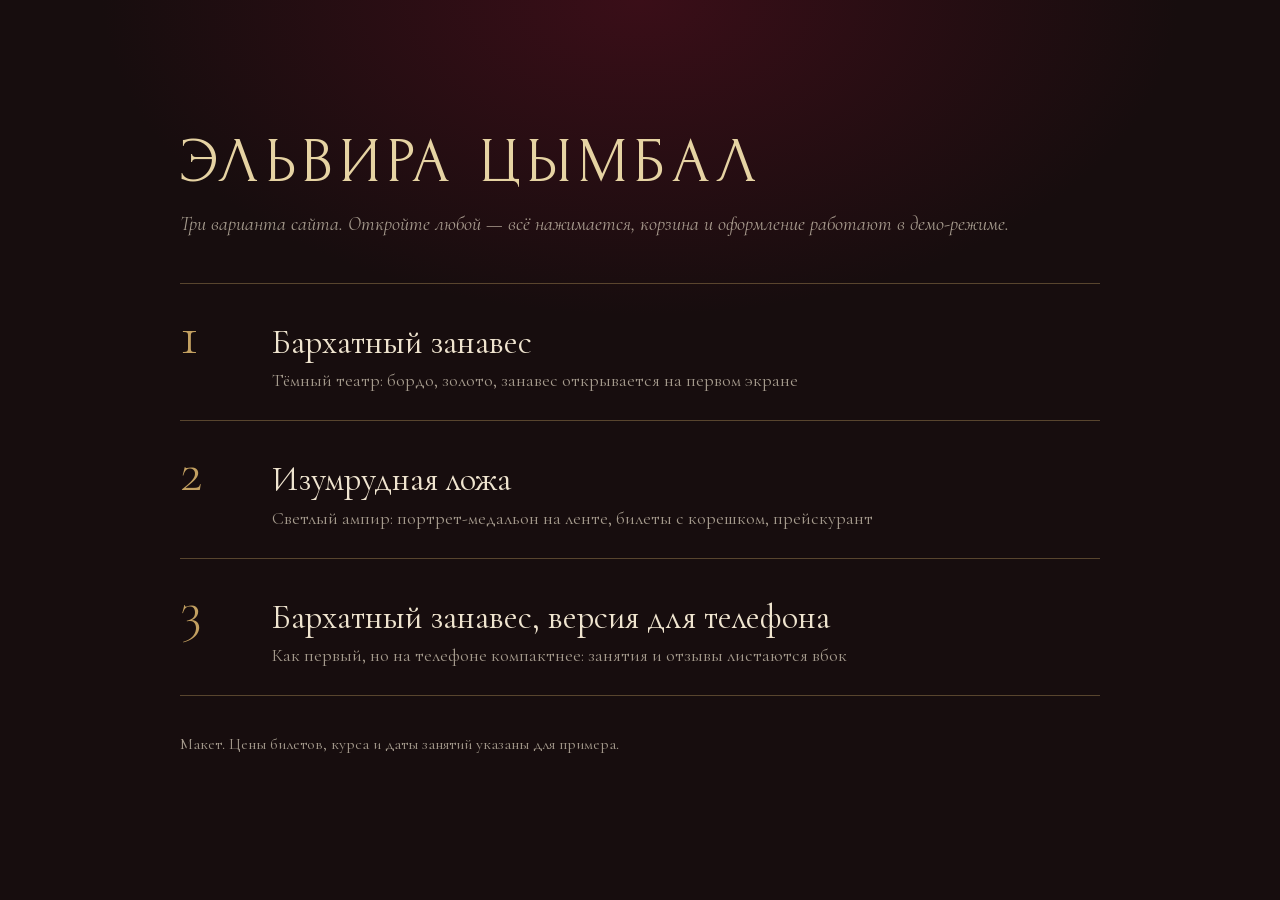
<file: variants.html>
<!doctype html>
<html lang="ru">
<head>
<meta charset="utf-8">
<meta name="viewport" content="width=device-width, initial-scale=1">
<title>Эльвира Цымбал — варианты сайта</title>
<meta name="robots" content="noindex, nofollow">
<link rel="stylesheet" href="assets/fonts/fonts.css">
<style>
:root{--ink:#170d0e;--gold:#c3a061;--gold-pale:#e6d3a3;--text:#efe4cf;--mute:rgba(239,228,207,.66);--line:rgba(195,160,97,.38)}
*{box-sizing:border-box}
body{margin:0;min-height:100svh;background:radial-gradient(60% 50% at 50% 0%,#3a0e18,var(--ink) 70%);color:var(--text);font-family:"Cormorant Garamond",Georgia,serif;font-size:20px;line-height:1.5;display:flex;align-items:center}
main{width:min(920px,100% - 32px);margin:64px auto}
h1{margin:0;font-family:Forum,serif;font-weight:400;font-size:clamp(34px,7vw,64px);letter-spacing:.1em;text-transform:uppercase;color:var(--gold-pale);line-height:1.05}
.lead{margin:14px 0 44px;color:var(--mute);font-style:italic}
a.v{display:grid;grid-template-columns:72px 1fr;gap:6px 20px;align-items:baseline;padding:26px 0;border-top:1px solid var(--line);color:inherit;text-decoration:none;transition:padding .4s cubic-bezier(.22,1,.36,1)}
a.v:last-of-type{border-bottom:1px solid var(--line)}
a.v:hover{padding-left:10px}
.n{grid-row:1/3;font-size:56px;font-weight:300;line-height:.9;color:var(--gold)}
.t{font-size:clamp(26px,4vw,34px);line-height:1.1;color:var(--text)}
.d{font-size:18px;color:var(--mute)}
.note{margin-top:36px;font-size:16px;color:var(--mute)}
</style>
</head>
<body>
<main>
  <h1>Эльвира Цымбал</h1>
  <p class="lead">Три варианта сайта. Откройте любой — всё нажимается, корзина и&nbsp;оформление работают в&nbsp;демо-режиме.</p>
  <a class="v" href="v1.html"><span class="n">1</span><span class="t">Бархатный занавес</span><span class="d">Тёмный театр: бордо, золото, занавес открывается на&nbsp;первом экране</span></a>
  <a class="v" href="v2.html"><span class="n">2</span><span class="t">Изумрудная ложа</span><span class="d">Светлый ампир: портрет-медальон на&nbsp;ленте, билеты с&nbsp;корешком, прейскурант</span></a>
  <a class="v" href="v3.html"><span class="n">3</span><span class="t">Бархатный занавес, версия для телефона</span><span class="d">Как первый, но&nbsp;на&nbsp;телефоне компактнее: занятия и&nbsp;отзывы листаются вбок</span></a>
  <p class="note">Макет. Цены билетов, курса и&nbsp;даты занятий указаны для примера.</p>
</main>
</body>
</html>
</file>
<file: assets/fonts/fonts.css>
@font-face {
  font-family: 'Cormorant Garamond';
  font-style: italic;
  font-weight: 300;
  font-display: swap;
  src: url(CormorantGaramond-bd3fa9fe.woff2) format('woff2');
  unicode-range: U+0301, U+0400-045F, U+0490-0491, U+04B0-04B1, U+2116;
}
@font-face {
  font-family: 'Cormorant Garamond';
  font-style: italic;
  font-weight: 300;
  font-display: swap;
  src: url(CormorantGaramond-fe99e303.woff2) format('woff2');
  unicode-range: U+0000-00FF, U+0131, U+0152-0153, U+02BB-02BC, U+02C6, U+02DA, U+02DC, U+0304, U+0308, U+0329, U+2000-206F, U+20AC, U+2122, U+2191, U+2193, U+2212, U+2215, U+FEFF, U+FFFD;
}
@font-face {
  font-family: 'Cormorant Garamond';
  font-style: italic;
  font-weight: 400;
  font-display: swap;
  src: url(CormorantGaramond-bd3fa9fe.woff2) format('woff2');
  unicode-range: U+0301, U+0400-045F, U+0490-0491, U+04B0-04B1, U+2116;
}
@font-face {
  font-family: 'Cormorant Garamond';
  font-style: italic;
  font-weight: 400;
  font-display: swap;
  src: url(CormorantGaramond-fe99e303.woff2) format('woff2');
  unicode-range: U+0000-00FF, U+0131, U+0152-0153, U+02BB-02BC, U+02C6, U+02DA, U+02DC, U+0304, U+0308, U+0329, U+2000-206F, U+20AC, U+2122, U+2191, U+2193, U+2212, U+2215, U+FEFF, U+FFFD;
}
@font-face {
  font-family: 'Cormorant Garamond';
  font-style: italic;
  font-weight: 500;
  font-display: swap;
  src: url(CormorantGaramond-bd3fa9fe.woff2) format('woff2');
  unicode-range: U+0301, U+0400-045F, U+0490-0491, U+04B0-04B1, U+2116;
}
@font-face {
  font-family: 'Cormorant Garamond';
  font-style: italic;
  font-weight: 500;
  font-display: swap;
  src: url(CormorantGaramond-fe99e303.woff2) format('woff2');
  unicode-range: U+0000-00FF, U+0131, U+0152-0153, U+02BB-02BC, U+02C6, U+02DA, U+02DC, U+0304, U+0308, U+0329, U+2000-206F, U+20AC, U+2122, U+2191, U+2193, U+2212, U+2215, U+FEFF, U+FFFD;
}
@font-face {
  font-family: 'Cormorant Garamond';
  font-style: normal;
  font-weight: 300;
  font-display: swap;
  src: url(CormorantGaramond-44d82aa9.woff2) format('woff2');
  unicode-range: U+0301, U+0400-045F, U+0490-0491, U+04B0-04B1, U+2116;
}
@font-face {
  font-family: 'Cormorant Garamond';
  font-style: normal;
  font-weight: 300;
  font-display: swap;
  src: url(CormorantGaramond-e99b45a2.woff2) format('woff2');
  unicode-range: U+0000-00FF, U+0131, U+0152-0153, U+02BB-02BC, U+02C6, U+02DA, U+02DC, U+0304, U+0308, U+0329, U+2000-206F, U+20AC, U+2122, U+2191, U+2193, U+2212, U+2215, U+FEFF, U+FFFD;
}
@font-face {
  font-family: 'Cormorant Garamond';
  font-style: normal;
  font-weight: 400;
  font-display: swap;
  src: url(CormorantGaramond-44d82aa9.woff2) format('woff2');
  unicode-range: U+0301, U+0400-045F, U+0490-0491, U+04B0-04B1, U+2116;
}
@font-face {
  font-family: 'Cormorant Garamond';
  font-style: normal;
  font-weight: 400;
  font-display: swap;
  src: url(CormorantGaramond-e99b45a2.woff2) format('woff2');
  unicode-range: U+0000-00FF, U+0131, U+0152-0153, U+02BB-02BC, U+02C6, U+02DA, U+02DC, U+0304, U+0308, U+0329, U+2000-206F, U+20AC, U+2122, U+2191, U+2193, U+2212, U+2215, U+FEFF, U+FFFD;
}
@font-face {
  font-family: 'Cormorant Garamond';
  font-style: normal;
  font-weight: 500;
  font-display: swap;
  src: url(CormorantGaramond-44d82aa9.woff2) format('woff2');
  unicode-range: U+0301, U+0400-045F, U+0490-0491, U+04B0-04B1, U+2116;
}
@font-face {
  font-family: 'Cormorant Garamond';
  font-style: normal;
  font-weight: 500;
  font-display: swap;
  src: url(CormorantGaramond-e99b45a2.woff2) format('woff2');
  unicode-range: U+0000-00FF, U+0131, U+0152-0153, U+02BB-02BC, U+02C6, U+02DA, U+02DC, U+0304, U+0308, U+0329, U+2000-206F, U+20AC, U+2122, U+2191, U+2193, U+2212, U+2215, U+FEFF, U+FFFD;
}
@font-face {
  font-family: 'Cormorant Garamond';
  font-style: normal;
  font-weight: 600;
  font-display: swap;
  src: url(CormorantGaramond-44d82aa9.woff2) format('woff2');
  unicode-range: U+0301, U+0400-045F, U+0490-0491, U+04B0-04B1, U+2116;
}
@font-face {
  font-family: 'Cormorant Garamond';
  font-style: normal;
  font-weight: 600;
  font-display: swap;
  src: url(CormorantGaramond-e99b45a2.woff2) format('woff2');
  unicode-range: U+0000-00FF, U+0131, U+0152-0153, U+02BB-02BC, U+02C6, U+02DA, U+02DC, U+0304, U+0308, U+0329, U+2000-206F, U+20AC, U+2122, U+2191, U+2193, U+2212, U+2215, U+FEFF, U+FFFD;
}
@font-face {
  font-family: 'Forum';
  font-style: normal;
  font-weight: 400;
  font-display: swap;
  src: url(Forum-0f8c6c1b.woff2) format('woff2');
  unicode-range: U+0301, U+0400-045F, U+0490-0491, U+04B0-04B1, U+2116;
}
@font-face {
  font-family: 'Forum';
  font-style: normal;
  font-weight: 400;
  font-display: swap;
  src: url(Forum-65c0dc6f.woff2) format('woff2');
  unicode-range: U+0000-00FF, U+0131, U+0152-0153, U+02BB-02BC, U+02C6, U+02DA, U+02DC, U+0304, U+0308, U+0329, U+2000-206F, U+20AC, U+2122, U+2191, U+2193, U+2212, U+2215, U+FEFF, U+FFFD;
}
</file>
<file: assets/fonts/fonts-v2.css>
@font-face {
  font-family: 'Jost';
  font-style: normal;
  font-weight: 300;
  font-display: swap;
  src: url(Jost-466e9f69.woff2) format('woff2');
  unicode-range: U+0301, U+0400-045F, U+0490-0491, U+04B0-04B1, U+2116;
}
@font-face {
  font-family: 'Jost';
  font-style: normal;
  font-weight: 300;
  font-display: swap;
  src: url(Jost-0428ef9c.woff2) format('woff2');
  unicode-range: U+0000-00FF, U+0131, U+0152-0153, U+02BB-02BC, U+02C6, U+02DA, U+02DC, U+0304, U+0308, U+0329, U+2000-206F, U+20AC, U+2122, U+2191, U+2193, U+2212, U+2215, U+FEFF, U+FFFD;
}
@font-face {
  font-family: 'Jost';
  font-style: normal;
  font-weight: 400;
  font-display: swap;
  src: url(Jost-466e9f69.woff2) format('woff2');
  unicode-range: U+0301, U+0400-045F, U+0490-0491, U+04B0-04B1, U+2116;
}
@font-face {
  font-family: 'Jost';
  font-style: normal;
  font-weight: 400;
  font-display: swap;
  src: url(Jost-0428ef9c.woff2) format('woff2');
  unicode-range: U+0000-00FF, U+0131, U+0152-0153, U+02BB-02BC, U+02C6, U+02DA, U+02DC, U+0304, U+0308, U+0329, U+2000-206F, U+20AC, U+2122, U+2191, U+2193, U+2212, U+2215, U+FEFF, U+FFFD;
}
@font-face {
  font-family: 'Jost';
  font-style: normal;
  font-weight: 500;
  font-display: swap;
  src: url(Jost-466e9f69.woff2) format('woff2');
  unicode-range: U+0301, U+0400-045F, U+0490-0491, U+04B0-04B1, U+2116;
}
@font-face {
  font-family: 'Jost';
  font-style: normal;
  font-weight: 500;
  font-display: swap;
  src: url(Jost-0428ef9c.woff2) format('woff2');
  unicode-range: U+0000-00FF, U+0131, U+0152-0153, U+02BB-02BC, U+02C6, U+02DA, U+02DC, U+0304, U+0308, U+0329, U+2000-206F, U+20AC, U+2122, U+2191, U+2193, U+2212, U+2215, U+FEFF, U+FFFD;
}
@font-face {
  font-family: 'Prata';
  font-style: normal;
  font-weight: 400;
  font-display: swap;
  src: url(Prata-d06632dc.woff2) format('woff2');
  unicode-range: U+0301, U+0400-045F, U+0490-0491, U+04B0-04B1, U+2116;
}
@font-face {
  font-family: 'Prata';
  font-style: normal;
  font-weight: 400;
  font-display: swap;
  src: url(Prata-c9c5f384.woff2) format('woff2');
  unicode-range: U+0000-00FF, U+0131, U+0152-0153, U+02BB-02BC, U+02C6, U+02DA, U+02DC, U+0304, U+0308, U+0329, U+2000-206F, U+20AC, U+2122, U+2191, U+2193, U+2212, U+2215, U+FEFF, U+FFFD;
}
</file>
